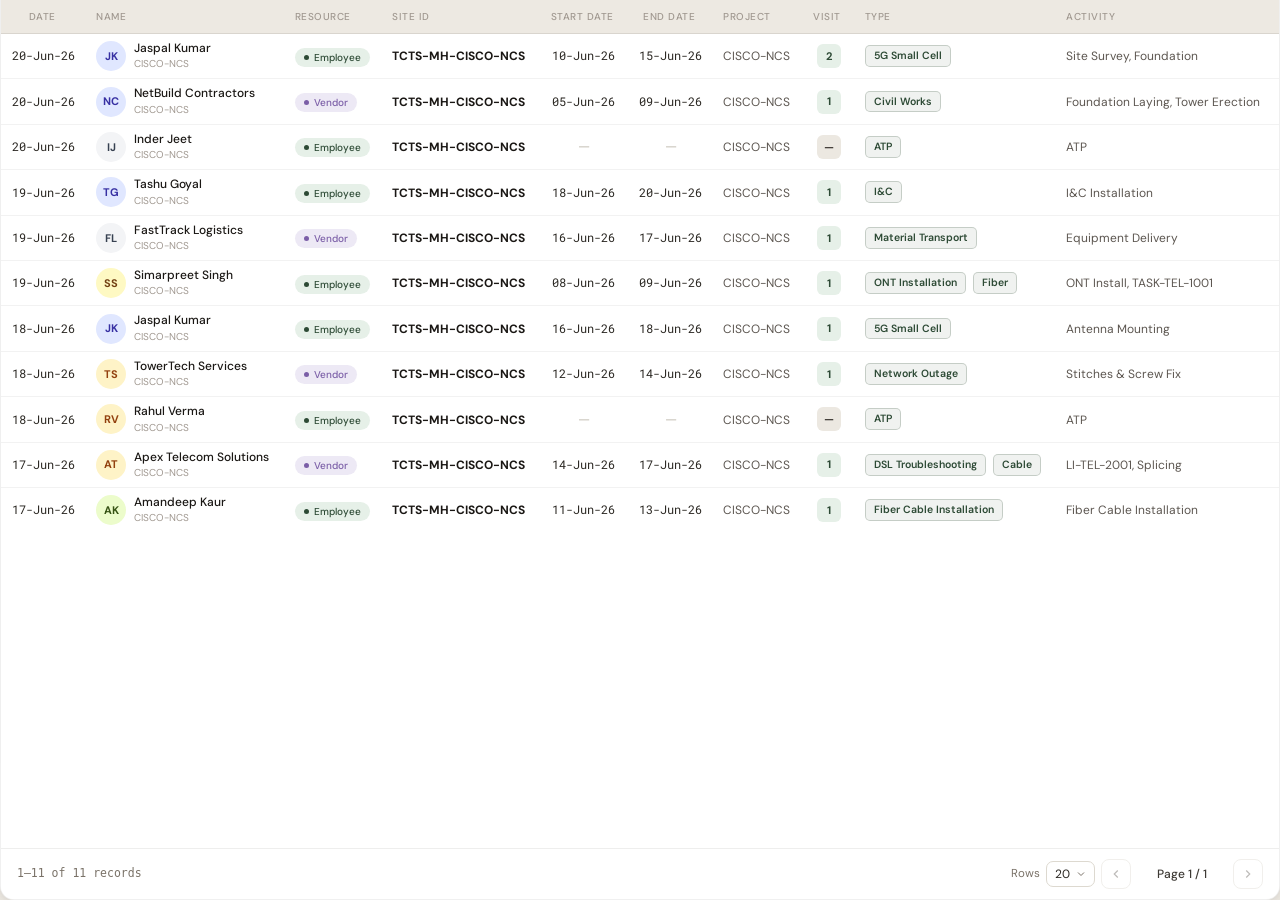
<file: dpr-standalone.html>
<!DOCTYPE html>
<html lang="en">
<head>
<meta charset="UTF-8">
<meta name="viewport" content="width=device-width, initial-scale=1.0">
<title>DPR — Daily Progress Report | ONAQT</title>
<link rel="preconnect" href="https://fonts.googleapis.com">
<link rel="preconnect" href="https://fonts.gstatic.com" crossorigin>
<link rel="stylesheet" href="theme-tokens.css">
<link href="https://fonts.googleapis.com/css2?family=DM+Sans:ital,opsz,wght@0,9..40,300;0,9..40,400;0,9..40,500;0,9..40,600;0,9..40,700;1,9..40,400&family=Roboto+Mono:wght@300;400;500&family=Fraunces:ital,opsz,wght@0,9..144,300;0,9..144,600;0,9..144,700;1,9..144,400&display=swap" rel="stylesheet">
<style>
* { margin:0; padding:0; box-sizing:border-box; font-family:'DM Sans',-apple-system,BlinkMacSystemFont,sans-serif; font-size:13px; }
h1,h2,h3 { font-family:'Fraunces',serif; }
/* Light + dark token values now come from theme-tokens.css. */
body { background:var(--bg); color:var(--gray-900); font-size:13px; line-height:1.5; -webkit-font-smoothing:antialiased; min-height:100vh; }
.page-wrapper { display:flex; flex-direction:column; height:100vh; overflow:hidden; padding:16px; gap:0; box-sizing:border-box; }

/* PAGE HEADER */
.page-header { display:flex; align-items:center; justify-content:space-between; padding:0 0 14px 0; flex-shrink:0; }
.page-header-left { display:flex; flex-direction:column; gap:2px; }
.breadcrumb { display:flex; align-items:center; gap:6px; font-size:12px; color:var(--gray-500); }
.breadcrumb-sep { color:var(--gray-300); }
.breadcrumb-current { color:var(--gray-700); font-weight:600; }
.page-title { font-family:'Fraunces',serif; font-size:24px; font-weight:600; letter-spacing:-0.3px; color:var(--gray-900); line-height:1.1; }

/* STATS BANNER */
.stats-banner { display:flex; align-items:stretch; background:linear-gradient(120deg,var(--primary) 0%,color-mix(in srgb,var(--primary) 60%,var(--cta)) 60%,var(--cta) 100%); border-radius:14px; box-shadow:0 4px 20px rgba(0,0,0,0.14),0 1px 4px rgba(0,0,0,0.06); overflow:hidden; margin-bottom:14px; position:relative; flex-shrink:0; }
.stats-banner::before { content:''; position:absolute; inset:0; background:linear-gradient(180deg,rgba(255,255,255,0.10) 0%,transparent 100%); pointer-events:none; }
.stats-banner-item { flex:1; display:flex; align-items:center; gap:10px; padding:12px 18px; position:relative; transition:var(--transition); }
.stats-banner-item:not(:last-child)::after { content:''; position:absolute; right:0; top:15%; bottom:15%; width:1px; background:rgba(255,255,255,0.2); }
.stats-banner-item:hover { background:rgba(255,255,255,0.1); }
.stats-banner-icon { width:34px; height:34px; border-radius:9px; display:flex; align-items:center; justify-content:center; flex-shrink:0; background:rgba(255,255,255,0.18); color:#fff; }
.stats-banner-icon svg { width:17px; height:17px; }
.stats-banner-content { display:flex; flex-direction:column; gap:1px; }
.stats-banner-label { font-size:10px; font-weight:700; text-transform:uppercase; letter-spacing:0.7px; color:rgba(255,255,255,0.72); }
.stats-banner-value { font-size:20px; font-weight:700; font-family:'Fraunces',serif; color:#fff; line-height:1; }
.stats-banner-sub { font-size:9px; color:rgba(255,255,255,0.5); line-height:1.4; }

/* TAB BAR */
.tab-bar { display:flex; align-items:center; justify-content:space-between; padding:0 16px 0 20px; background:var(--white); border-radius:14px 14px 0 0; border:1px solid var(--gray-100); border-bottom:none; flex-shrink:0; gap:8px; }
.tab-list { display:flex; align-items:center; gap:0; flex-shrink:0; }
.tab-item { position:relative; padding:12px 16px; font-size:13px; font-weight:500; color:var(--gray-500); cursor:pointer; transition:var(--transition); white-space:nowrap; display:flex; align-items:center; gap:6px; }
.tab-item:hover { color:var(--gray-800); }
.tab-item.active { color:var(--primary); font-weight:600; }
.tab-item.active::after { content:''; position:absolute; bottom:0; left:12px; right:12px; height:2.5px; background:var(--primary); border-radius:2px 2px 0 0; }
.tab-badge { display:inline-flex; align-items:center; justify-content:center; min-width:18px; height:18px; padding:0 5px; background:var(--gray-100); color:var(--gray-600); border-radius:9px; font-size:11px; font-weight:600; }
.tab-item.active .tab-badge { background:var(--primary-light); color:var(--primary); }
.tab-actions { display:flex; align-items:center; gap:8px; flex-shrink:0; }

/* SEARCH */
.wd-search-wrap { position:relative; }
.wd-search-input { width:200px; padding:6px 10px 6px 30px; background:var(--gray-50); border:1px solid var(--gray-200); border-radius:8px; color:var(--gray-800); outline:none; transition:var(--transition); }
.wd-search-input:focus { border-color:var(--primary); background:var(--white); box-shadow:0 0 0 3px var(--primary-light); }
.wd-search-icon { position:absolute; left:9px; top:50%; transform:translateY(-50%); color:var(--gray-400); pointer-events:none; }
.wd-search-icon svg { width:13px; height:13px; }

/* ICON BTNS */
.cb-icon-btn { width:34px; height:34px; padding:0; display:inline-flex; align-items:center; justify-content:center; background:var(--white); border:1.5px solid var(--gray-200); border-radius:8px; color:var(--gray-600); cursor:pointer; transition:var(--transition); flex-shrink:0; box-shadow:var(--shadow-sm); }
.cb-icon-btn svg { width:15px; height:15px; stroke-width:1.8; stroke:currentColor; fill:none; }
.cb-icon-btn:hover { border-color:var(--primary); color:var(--primary); background:var(--primary-light); }

/* TABLE CARD */
.table-card { background:var(--white); border-radius:0 0 14px 14px; box-shadow:0 4px 20px rgba(0,0,0,0.08),0 1px 4px rgba(0,0,0,0.04); border:1px solid rgba(0,0,0,0.06); border-top:none; flex:1; display:flex; flex-direction:column; min-height:0; overflow:hidden; }

/* NATIVE TABLE */
.tbl-scroll { flex:1; min-height:0; overflow:auto; }
.tbl-scroll::-webkit-scrollbar { width:9px; height:9px; }
.tbl-scroll::-webkit-scrollbar-thumb { background:var(--gray-300); border-radius:5px; }
.tbl-scroll::-webkit-scrollbar-track { background:transparent; }
table.wcc-table { width:100%; border-collapse:separate; border-spacing:0; min-width:2200px; }
table.wcc-table thead th { position:sticky; top:0; z-index:5; background:var(--bg); padding:9px 10px; text-align:left; font-size:10px; font-weight:500; color:var(--gray-400); text-transform:uppercase; letter-spacing:0.05em; white-space:nowrap; cursor:pointer; user-select:none; border-bottom:1px solid rgba(45,40,32,.10); transition:color .12s; }
table.wcc-table thead th:hover { color:var(--gray-700); }
table.wcc-table thead th.sorted { color:var(--primary); }
table.wcc-table thead th.th-right { text-align:right; }
table.wcc-table thead th.th-center { text-align:center; }
.th-arrow { display:inline-block; width:0; opacity:0; margin-left:3px; font-size:9px; transition:opacity .12s; }
table.wcc-table thead th.sorted .th-arrow { width:auto; opacity:1; }
table.wcc-table tbody td { padding:7px 10px; vertical-align:middle; white-space:nowrap; border-bottom:1px solid rgba(45,40,32,.06); }
table.wcc-table tbody td.td-right { text-align:right; }
table.wcc-table tbody td.td-center { text-align:center; }
table.wcc-table tbody tr { transition:background .1s; cursor:default; }
table.wcc-table tbody tr:hover td { background:var(--gray-50); }
table.wcc-table tbody tr:last-child td { border-bottom:none; }
.tbl-empty { padding:48px; text-align:center; color:var(--gray-400); font-size:13px; }

/* TABLE FOOTER */
.tbl-footer { display:flex; align-items:center; justify-content:space-between; padding:10px 16px; border-top:1px solid rgba(45,40,32,.08); background:var(--white); flex-shrink:0; gap:12px; }
.tbl-count { font-size:11.5px; color:var(--gray-500); font-family:'DM Mono',monospace; }
.tbl-pager { display:flex; align-items:center; gap:6px; }
.tbl-pg-btn { width:30px; height:30px; display:inline-flex; align-items:center; justify-content:center; border:1.5px solid var(--gray-200); background:var(--white); border-radius:8px; color:var(--gray-600); cursor:pointer; transition:var(--transition); }
.tbl-pg-btn svg { width:14px; height:14px; stroke:currentColor; fill:none; stroke-width:2; }
.tbl-pg-btn:hover:not(:disabled) { border-color:var(--primary); color:var(--primary); background:var(--primary-light); }
.tbl-pg-btn:disabled { opacity:.4; cursor:not-allowed; }
.tbl-pg-info { font-size:12px; color:var(--gray-700); font-weight:500; min-width:90px; text-align:center; }
.tbl-pg-size { display:flex; align-items:center; gap:6px; font-size:11.5px; color:var(--gray-500); }
.tbl-pg-size select { padding:4px 24px 4px 8px; border:1.5px solid var(--gray-200); border-radius:7px; background:var(--white); color:var(--gray-800); font-size:12px; cursor:pointer; outline:none; appearance:none; -webkit-appearance:none; background-image:url("data:image/svg+xml,%3Csvg xmlns='http://www.w3.org/2000/svg' width='12' height='12' viewBox='0 0 24 24' fill='none' stroke='%237A7268' stroke-width='2'%3E%3Cpolyline points='6 9 12 15 18 9'/%3E%3C/svg%3E"); background-repeat:no-repeat; background-position:right 7px center; }

/* CELL STYLES */
.rp-num { font-family:'Roboto Mono','Courier New',monospace; font-size:12px; font-weight:400; color:var(--gray-800); }
.rp-num .rs { font-family:'DM Sans',sans-serif; font-size:13px; font-weight:400; }
.rp-num.muted { color:var(--gray-400); }
.rp-num.green { color:var(--success); font-weight:600; }
.rp-num.total { color:var(--primary); font-weight:700; }
.null-dash { color:var(--gray-300); font-size:14px; }

/* Name cell — PvA style */
.rp-emp-cell { display:flex; align-items:center; gap:8px; overflow:hidden; min-width:0; }
.rp-avatar { width:30px; height:30px; border-radius:50%; display:inline-flex; align-items:center; justify-content:center; font-size:11px; font-weight:700; flex-shrink:0; color:#fff; }
.rp-emp-info { min-width:0; display:flex; flex-direction:column; }
.rp-emp-name { font-weight:500; font-size:12px; color:var(--gray-900); white-space:nowrap; overflow:hidden; text-overflow:ellipsis; line-height:1.2; }
.rp-emp-role { font-size:10px; color:var(--gray-400); margin-top:1px; white-space:nowrap; overflow:hidden; text-overflow:ellipsis; }

/* Resource pill */
.res-pill { display:inline-flex; align-items:center; gap:5px; padding:2px 9px; border-radius:99px; font-size:10px; font-weight:500; white-space:nowrap; }
.res-pill::before { content:''; width:5px; height:5px; border-radius:50%; flex-shrink:0; }
.res-emp { background:var(--primary-light); color:var(--primary); }
.res-emp::before { background:var(--primary); }
.res-vnd { background:#ede9f5; color:#7B5EA7; }
.res-vnd::before { background:#7B5EA7; }

/* Site ID */
.rp-site-bold { font-weight:700; font-size:12px; color:var(--gray-900); white-space:nowrap; }

/* Mono PO tag */
.rp-mono-tag { display:inline-block; font-size:10px; padding:2px 7px; border-radius:4px; background:var(--primary-light); color:var(--primary); font-family:'DM Mono',monospace; font-weight:500; white-space:nowrap; }

/* Type chip */
.dpr-chip { display:inline-flex; align-items:center; padding:2px 8px; background:color-mix(in srgb,var(--primary) 7%,transparent); color:var(--primary); border:1px solid color-mix(in srgb,var(--primary) 22%,transparent); border-radius:5px; font-size:10.5px; font-weight:600; white-space:nowrap; }
.dpr-chip + .dpr-chip { margin-left:4px; }
.dpr-activity-text { font-size:12px; color:var(--gray-600); }

/* Status badge */
.rp-badge { display:inline-flex; align-items:center; gap:4px; padding:3px 9px; border-radius:99px; font-size:10px; font-weight:500; white-space:nowrap; }
.rp-badge::before { content:''; width:5px; height:5px; border-radius:50%; }
.s-OPEN { background:var(--warning-light); color:var(--warning); } .s-OPEN::before { background:var(--warning); }
.s-WIP { background:var(--info-light); color:var(--info); } .s-WIP::before { background:var(--info); }
.s-COMPLETED { background:var(--success-light); color:var(--success); } .s-COMPLETED::before { background:var(--success); }

/* Visit badge */
.visit-badge { display:inline-flex; width:24px; height:24px; align-items:center; justify-content:center; border-radius:6px; background:var(--gray-100); color:var(--gray-700); font-size:11px; font-weight:700; }
.visit-badge.has { background:var(--primary-light); color:var(--primary); }

/* ── EMBEDDED MODE (inside DPR & Work Done tab): show only the table ── */
.page-header, .stats-banner, .tab-bar { display:none !important; }
.page-wrapper { padding:0 !important; }

/* ══════════════════════════════════════════════
   DARK MODE (synced from parent shell via data-dark attribute)
   Token remap now comes from theme-tokens.css; component overrides below.
══════════════════════════════════════════════ */
[data-dark="true"] body { background:var(--bg) !important; color:var(--gray-900) !important; }

/* Page header / breadcrumb */
[data-dark="true"] .breadcrumb { color:var(--gray-500) !important; }
[data-dark="true"] .breadcrumb-sep { color:var(--gray-300) !important; }
[data-dark="true"] .breadcrumb-current { color:var(--gray-700) !important; }
[data-dark="true"] .page-title { color:var(--gray-900) !important; }

/* Stats banner already uses a saturated primary/cta gradient — darken it slightly to match index.html's approach */
[data-dark="true"] .stats-banner {
    background:linear-gradient(120deg,color-mix(in srgb,var(--primary) 80%,#000) 0%,color-mix(in srgb,var(--cta) 70%,#000) 100%) !important;
    box-shadow:0 4px 24px rgba(0,0,0,0.35) !important;
}

/* Tab bar */
[data-dark="true"] .tab-bar { background:#1e2130 !important; border-color:#2d3145 !important; }
[data-dark="true"] .tab-item { color:#9ca3af !important; }
[data-dark="true"] .tab-item:hover { color:var(--gray-800) !important; }
[data-dark="true"] .tab-item.active { color:var(--primary) !important; }
[data-dark="true"] .tab-badge { background:#363b52 !important; color:#d1d5db !important; }
[data-dark="true"] .tab-item.active .tab-badge { background:var(--primary-light) !important; color:var(--primary) !important; }

/* Search + icon buttons */
[data-dark="true"] .wd-search-input { background:#252836 !important; border-color:#363b52 !important; color:#d1d5db !important; }
[data-dark="true"] .wd-search-input:focus { background:#1e2130 !important; border-color:var(--primary) !important; }
[data-dark="true"] .wd-search-icon { color:var(--gray-500) !important; }
[data-dark="true"] .cb-icon-btn { background:#252836 !important; border-color:#363b52 !important; color:#d1d5db !important; }
[data-dark="true"] .cb-icon-btn:hover { border-color:var(--primary) !important; color:var(--primary) !important; background:color-mix(in srgb,var(--primary) 15%,#252836) !important; }

/* Table card */
[data-dark="true"] .table-card { background:#1e2130 !important; border-color:rgba(255,255,255,0.07) !important; }
[data-dark="true"] table.wcc-table thead th { background:#252836 !important; color:var(--gray-500) !important; border-bottom-color:#363b52 !important; }
[data-dark="true"] table.wcc-table thead th:hover { color:var(--gray-700) !important; }
[data-dark="true"] table.wcc-table thead th.sorted { color:var(--primary) !important; }
[data-dark="true"] table.wcc-table tbody td { color:var(--gray-700) !important; border-bottom-color:#2d3145 !important; }
[data-dark="true"] table.wcc-table tbody tr:hover td { background:#252836 !important; }
[data-dark="true"] .tbl-scroll::-webkit-scrollbar-thumb { background:#363b52 !important; }
[data-dark="true"] .tbl-empty { color:var(--gray-500) !important; }

/* Table footer / pagination */
[data-dark="true"] .tbl-footer { background:#1e2130 !important; border-top-color:#2d3145 !important; }
[data-dark="true"] .tbl-count { color:var(--gray-500) !important; }
[data-dark="true"] .tbl-pg-btn { background:#252836 !important; border-color:#363b52 !important; color:#d1d5db !important; }
[data-dark="true"] .tbl-pg-btn:hover:not(:disabled) { border-color:var(--primary) !important; color:var(--primary) !important; background:color-mix(in srgb,var(--primary) 15%,#252836) !important; }
[data-dark="true"] .tbl-pg-info { color:var(--gray-700) !important; }
[data-dark="true"] .tbl-pg-size { color:var(--gray-500) !important; }
[data-dark="true"] .tbl-pg-size select {
    background-color:#252836 !important; border-color:#363b52 !important; color:#d1d5db !important;
    background-image:url("data:image/svg+xml,%3Csvg xmlns='http://www.w3.org/2000/svg' width='12' height='12' viewBox='0 0 24 24' fill='none' stroke='%239ca3af' stroke-width='2'%3E%3Cpolyline points='6 9 12 15 18 9'/%3E%3C/svg%3E") !important;
}

/* Cell content */
[data-dark="true"] .rp-num { color:var(--gray-700) !important; }
[data-dark="true"] .rp-num.muted { color:var(--gray-500) !important; }
[data-dark="true"] .null-dash { color:var(--gray-400) !important; }
[data-dark="true"] .rp-emp-name { color:var(--gray-900) !important; }
[data-dark="true"] .rp-emp-role { color:var(--gray-500) !important; }
[data-dark="true"] .rp-site-bold { color:var(--gray-900) !important; }
[data-dark="true"] .dpr-activity-text { color:var(--gray-600) !important; }
[data-dark="true"] .rp-mono-tag { background:color-mix(in srgb,var(--primary) 20%,#252836) !important; color:var(--primary) !important; }
[data-dark="true"] .dpr-chip { background:color-mix(in srgb,var(--primary) 15%,transparent) !important; color:var(--gray-800) !important; border-color:color-mix(in srgb,var(--primary) 35%,transparent) !important; }
[data-dark="true"] .visit-badge { background:#363b52 !important; color:var(--gray-700) !important; }
[data-dark="true"] .visit-badge.has { background:color-mix(in srgb,var(--primary) 20%,#252836) !important; color:var(--primary) !important; }

/* Resource pill (kept on tinted light-alpha backgrounds — legible on dark too, only vendor pill needs a bump) */
[data-dark="true"] .res-vnd { background:color-mix(in srgb, #7B5EA7 25%, #252836) !important; color:#c9b8e8 !important; }

/* Status badge */
[data-dark="true"] .s-OPEN { background:color-mix(in srgb,var(--warning) 20%,#252836) !important; }
[data-dark="true"] .s-WIP { background:color-mix(in srgb,var(--info) 20%,#252836) !important; }
[data-dark="true"] .s-COMPLETED { background:color-mix(in srgb,var(--success) 20%,#252836) !important; }
</style>
</head>
<body>
<script>
    // Sync dark-mode state with the parent app shell (dpr-standalone.html is embedded via <iframe>).
    // Falls back to light mode silently when opened standalone (no parent frame).
    (function () {
        function applyDark(isDark) {
            document.documentElement.setAttribute('data-dark', isDark ? 'true' : 'false');
        }
        try {
            if (window.parent && window.parent !== window && window.parent.document) {
                var parentRoot = window.parent.document.documentElement;
                applyDark(parentRoot.getAttribute('data-dark') === 'true');
                var observer = new MutationObserver(function (mutations) {
                    for (var i = 0; i < mutations.length; i++) {
                        if (mutations[i].attributeName === 'data-dark') {
                            applyDark(parentRoot.getAttribute('data-dark') === 'true');
                            break;
                        }
                    }
                });
                observer.observe(parentRoot, { attributes: true, attributeFilter: ['data-dark'] });
            }
        } catch (e) {
            // Standalone (cross-origin or no parent) — default to light mode.
        }
    })();
</script>
<div class="page-wrapper">

    <!-- PAGE HEADER -->
    <div class="page-header">
        <div class="page-header-left">
            <div class="breadcrumb">
                <span>Execution</span>
                <span class="breadcrumb-sep">›</span>
                <span class="breadcrumb-current">DPR</span>
            </div>
            <div class="page-title">Daily Progress Report</div>
        </div>
    </div>

    <!-- STATS BANNER -->
    <div class="stats-banner">
        <div class="stats-banner-item">
            <div class="stats-banner-icon"><svg fill="none" stroke="currentColor" stroke-width="2" viewBox="0 0 24 24"><polyline points="22 12 18 12 15 21 9 3 6 12 2 12"/></svg></div>
            <div class="stats-banner-content">
                <div class="stats-banner-label">Work Done This Month</div>
                <div class="stats-banner-value">₹18,170,400</div>
                <div class="stats-banner-sub">Submitted: ₹0 · Completed: ₹18,170,400</div>
            </div>
        </div>
        <div class="stats-banner-item">
            <div class="stats-banner-icon"><svg fill="none" stroke="currentColor" stroke-width="2" viewBox="0 0 24 24"><circle cx="12" cy="12" r="10"/><polyline points="12 6 12 12 16 14"/></svg></div>
            <div class="stats-banner-content">
                <div class="stats-banner-label">Work Done Today</div>
                <div class="stats-banner-value">₹3,800</div>
                <div class="stats-banner-sub">Submitted: ₹0 · Completed: ₹3,800</div>
            </div>
        </div>
        <div class="stats-banner-item">
            <div class="stats-banner-icon"><svg fill="none" stroke="currentColor" stroke-width="2" viewBox="0 0 24 24"><path d="M17 21v-2a4 4 0 0 0-4-4H5a4 4 0 0 0-4 4v2"/><circle cx="9" cy="7" r="4"/><path d="M23 21v-2a4 4 0 0 0-3-3.87"/></svg></div>
            <div class="stats-banner-content">
                <div class="stats-banner-label">Active Resources</div>
                <div class="stats-banner-value">22</div>
                <div class="stats-banner-sub">Field employees</div>
            </div>
        </div>
        <div class="stats-banner-item">
            <div class="stats-banner-icon"><svg fill="none" stroke="currentColor" stroke-width="2" viewBox="0 0 24 24"><path d="M3 9l9-7 9 7v11a2 2 0 0 1-2 2H5a2 2 0 0 1-2-2z"/><polyline points="9 22 9 12 15 12 15 22"/></svg></div>
            <div class="stats-banner-content">
                <div class="stats-banner-label">Active Sites Today</div>
                <div class="stats-banner-value">3</div>
                <div class="stats-banner-sub">Operational sites</div>
            </div>
        </div>
        <div class="stats-banner-item">
            <div class="stats-banner-icon"><svg fill="none" stroke="currentColor" stroke-width="2" viewBox="0 0 24 24"><line x1="12" y1="1" x2="12" y2="23"/><path d="M17 5H9.5a3.5 3.5 0 0 0 0 7h5a3.5 3.5 0 0 1 0 7H6"/></svg></div>
            <div class="stats-banner-content">
                <div class="stats-banner-label">Total Cost</div>
                <div class="stats-banner-value">₹1,166,645</div>
                <div class="stats-banner-sub">Submitted: ₹0 · Completed: ₹1,166,645</div>
            </div>
        </div>
    </div>

    <!-- TAB BAR -->
    <div class="tab-bar">
        <div class="tab-list">
            <div class="tab-item active" data-tab="all"        onclick="dprTab('all')">All Sites <span class="tab-badge" id="bdgAll">0</span></div>
            <div class="tab-item"        data-tab="completed"  onclick="dprTab('completed')">Completed <span class="tab-badge" id="bdgComp">0</span></div>
            <div class="tab-item"        data-tab="pending"    onclick="dprTab('pending')">Pending <span class="tab-badge" id="bdgPend">0</span></div>
            <div class="tab-item"        data-tab="submission" onclick="dprTab('submission')">W.D Submission <span class="tab-badge" id="bdgSub">0</span></div>
        </div>
        <div class="tab-actions">
            <div class="wd-search-wrap">
                <span class="wd-search-icon"><svg fill="none" stroke="currentColor" stroke-width="2" viewBox="0 0 24 24"><circle cx="11" cy="11" r="8"/><line x1="21" y1="21" x2="16.65" y2="16.65"/></svg></span>
                <input class="wd-search-input" id="dprSearch" type="text" placeholder="Search site, name, PO…" oninput="dprRender()">
            </div>
            <button class="cb-icon-btn" title="Select Date"><svg viewBox="0 0 24 24"><rect x="3" y="4" width="18" height="18" rx="2"/><line x1="16" y1="2" x2="16" y2="6"/><line x1="8" y1="2" x2="8" y2="6"/><line x1="3" y1="10" x2="21" y2="10"/></svg></button>
            <button class="cb-icon-btn" title="Export" onclick="dprExport()"><svg viewBox="0 0 24 24"><path stroke-linecap="round" stroke-linejoin="round" d="M4 16v1a3 3 0 003 3h10a3 3 0 003-3v-1m-4-4l-4 4m0 0l-4-4m4 4V4"/></svg></button>
        </div>
    </div>

    <!-- TABLE CARD -->
    <div class="table-card">
        <div class="tbl-scroll">
            <table class="wcc-table">
                <thead id="dprHead"></thead>
                <tbody id="dprBody"></tbody>
            </table>
        </div>
        <div class="tbl-footer" id="dprFooter"></div>
    </div>

</div>
<script>
const DPR_DATA = [
  { date:'2026-06-20', name:'Jaspal Kumar', name_type:'employee', site_id:'TCTS-MH-CISCO-NCS', start_date:'2026-06-10', end_date:'2026-06-15', project:'CISCO-NCS', visit_no:2, types:['5G Small Cell'], activities:['Site Survey','Foundation'], po_no:'81033534', status:'COMPLETED', w_d:3800, w_d_submitted:2000, vendor_cost:null, claims:650, salary:3064.06, transport:null, material:null, misc:0, total_cost:3714.06 },
  { date:'2026-06-20', name:'NetBuild Contractors', name_type:'vendor', vendor_type:'service', site_id:'TCTS-MH-CISCO-NCS', start_date:'2026-06-05', end_date:'2026-06-09', project:'CISCO-NCS', visit_no:1, types:['Civil Works'], activities:['Foundation Laying','Tower Erection'], po_no:'81033534', status:'COMPLETED', w_d:4200, w_d_submitted:2200, vendor_cost:42000, claims:null, salary:null, transport:null, material:null, misc:500, total_cost:42500 },
  { date:'2026-06-20', name:'Inder Jeet', name_type:'employee', site_id:'TCTS-MH-CISCO-NCS', start_date:null, end_date:null, project:'CISCO-NCS', visit_no:0, types:['ATP'], activities:['ATP'], po_no:'81033534', status:'OPEN', w_d:0, w_d_submitted:0, vendor_cost:null, claims:0, salary:14200, transport:null, material:null, misc:0, total_cost:14200 },
  { date:'2026-06-19', name:'Tashu Goyal', name_type:'employee', site_id:'TCTS-MH-CISCO-NCS', start_date:'2026-06-18', end_date:'2026-06-20', project:'CISCO-NCS', visit_no:1, types:['I&C'], activities:['I&C Installation'], po_no:'71001602', status:'WIP', w_d:0, w_d_submitted:0, vendor_cost:null, claims:0, salary:1321.5, transport:null, material:null, misc:0, total_cost:1321.5 },
  { date:'2026-06-19', name:'FastTrack Logistics', name_type:'vendor', vendor_type:'transporter', site_id:'TCTS-MH-CISCO-NCS', start_date:'2026-06-16', end_date:'2026-06-17', project:'CISCO-NCS', visit_no:1, types:['Material Transport'], activities:['Equipment Delivery'], po_no:'71001671', status:'COMPLETED', w_d:8500, w_d_submitted:8500, vendor_cost:null, claims:null, salary:null, transport:8500, material:null, misc:0, total_cost:8500 },
  { date:'2026-06-19', name:'Simarpreet Singh', name_type:'employee', site_id:'TCTS-MH-CISCO-NCS', start_date:'2026-06-08', end_date:'2026-06-09', project:'CISCO-NCS', visit_no:1, types:['ONT Installation','Fiber'], activities:['ONT Install','TASK-TEL-1001'], po_no:'81033534', status:'COMPLETED', w_d:2500, w_d_submitted:2500, vendor_cost:null, claims:320, salary:1228.77, transport:null, material:850, misc:150, total_cost:1548.77 },
  { date:'2026-06-18', name:'Jaspal Kumar', name_type:'employee', site_id:'TCTS-MH-CISCO-NCS', start_date:'2026-06-16', end_date:'2026-06-18', project:'CISCO-NCS', visit_no:1, types:['5G Small Cell'], activities:['Antenna Mounting'], po_no:'81033534', status:'WIP', w_d:0, w_d_submitted:0, vendor_cost:null, claims:480, salary:1228.77, transport:null, material:3200, misc:0, total_cost:4908.77 },
  { date:'2026-06-18', name:'TowerTech Services', name_type:'vendor', vendor_type:'service', site_id:'TCTS-MH-CISCO-NCS', start_date:'2026-06-12', end_date:'2026-06-14', project:'CISCO-NCS', visit_no:1, types:['Network Outage'], activities:['Stitches & Screw Fix'], po_no:'81033534', status:'WIP', w_d:0, w_d_submitted:0, vendor_cost:25000, claims:null, salary:null, transport:null, material:null, misc:200, total_cost:25200 },
  { date:'2026-06-18', name:'Rahul Verma', name_type:'employee', site_id:'TCTS-MH-CISCO-NCS', start_date:null, end_date:null, project:'CISCO-NCS', visit_no:0, types:['ATP'], activities:['ATP'], po_no:'81033534', status:'OPEN', w_d:0, w_d_submitted:0, vendor_cost:null, claims:0, salary:13500, transport:null, material:null, misc:0, total_cost:13500 },
  { date:'2026-06-17', name:'Apex Telecom Solutions', name_type:'vendor', vendor_type:'service', site_id:'TCTS-MH-CISCO-NCS', start_date:'2026-06-14', end_date:'2026-06-17', project:'CISCO-NCS', visit_no:1, types:['DSL Troubleshooting','Cable'], activities:['LI-TEL-2001','Splicing'], po_no:'81033534', status:'COMPLETED', w_d:47000, w_d_submitted:47000, vendor_cost:47000, claims:null, salary:null, transport:null, material:2100, misc:300, total_cost:49400 },
  { date:'2026-06-17', name:'Amandeep Kaur', name_type:'employee', site_id:'TCTS-MH-CISCO-NCS', start_date:'2026-06-11', end_date:'2026-06-13', project:'CISCO-NCS', visit_no:1, types:['Fiber Cable Installation'], activities:['Fiber Cable Installation'], po_no:'81033534', status:'COMPLETED', w_d:1800, w_d_submitted:1800, vendor_cost:null, claims:0, salary:1400, transport:null, material:null, misc:0, total_cost:1400 },
];

/* ── HELPERS ── */
const MON_S = ['Jan','Feb','Mar','Apr','May','Jun','Jul','Aug','Sep','Oct','Nov','Dec'];
function fmtDate(s){ if(!s) return null; const p=s.split('-'); return `${p[2]}-${MON_S[parseInt(p[1])-1]}-${p[0].slice(2)}`; }
function fmtAmt(v,cls=''){ const n=Number(v||0); const c=n===0?'rp-num muted':'rp-num'+(cls?' '+cls:''); return `<span class="${c}"><span class="rs">₹</span>${n.toLocaleString('en-IN')}</span>`; }
function nullAmt(v,cls=''){ return v!=null ? fmtAmt(v,cls) : '<span class="null-dash">—</span>'; }
function dv(v){ return (v===null||v===undefined||v==='') ? null : v; }

const AVATAR_COLORS = [
    ['#DBEAFE','#1E40AF'],['#EDE9FE','#5B21B6'],['#D1FAE5','#065F46'],
    ['#FEF3C7','#92400E'],['#FCE7F3','#9D174D'],['#CFFAFE','#155E75'],
    ['#ECFCCB','#365314'],['#E0E7FF','#3730A3'],['#FEE2E2','#991B1B'],
    ['#CCFBF1','#134E4A'],['#F3F4F6','#374151'],['#FEF9C3','#713F12'],
];
function avatarColor(name){ let h=0; for(let i=0;i<(name||'').length;i++) h=(h*31+name.charCodeAt(i))%AVATAR_COLORS.length; return AVATAR_COLORS[h]; }
function initials(name){ return name.split(' ').slice(0,2).map(w=>w[0]).join('').toUpperCase(); }

/* ── COLUMN DEFINITIONS ── */
const COLS = [
    { key:'date',          label:'Date',          align:'center', cell:c_date,     sortV:r=>r.date||'' },
    { key:'name',          label:'Name',          align:'left',   cell:c_name },
    { key:'resource',      label:'Resource',      align:'left',   cell:c_resource },
    { key:'site_id',       label:'Site ID',       align:'left',   cell:c_site },
    { key:'start_date',    label:'Start Date',    align:'center', cell:c_sdate,    sortV:r=>r.start_date||'' },
    { key:'end_date',      label:'End Date',      align:'center', cell:c_edate,    sortV:r=>r.end_date||'' },
    { key:'project',       label:'Project',       align:'left',   cell:c_project },
    { key:'visit_no',      label:'Visit',         align:'center', cell:c_visit,    sortV:r=>r.visit_no },
    { key:'types',         label:'Type',          align:'left',   cell:c_types },
    { key:'activities',    label:'Activity',      align:'left',   cell:c_activity },
    { key:'po_no',         label:'PO No.',        align:'left',   cell:c_po },
    { key:'status',        label:'Status',        align:'left',   cell:c_status },
    { key:'w_d',           label:'W.D',           align:'right',  cell:r=>fmtAmt(r.w_d), sortV:r=>r.w_d||0 },
    { key:'w_d_submitted', label:'W.D Submitted', align:'right',  cell:r=>fmtAmt(r.w_d_submitted,'green'), sortV:r=>r.w_d_submitted||0 },
    { key:'vendor_cost',   label:'Vendor Cost',   align:'right',  cell:r=>nullAmt(r.vendor_cost), sortV:r=>r.vendor_cost??-1 },
    { key:'claims',        label:'Claims',        align:'right',  cell:r=>nullAmt(r.claims), sortV:r=>r.claims??-1 },
    { key:'salary',        label:'Salary',        align:'right',  cell:r=>nullAmt(r.salary), sortV:r=>r.salary??-1 },
    { key:'transport',     label:'Transport',     align:'right',  cell:r=>nullAmt(r.transport), sortV:r=>r.transport??-1 },
    { key:'material',      label:'Material',      align:'right',  cell:r=>nullAmt(r.material), sortV:r=>r.material??-1 },
    { key:'misc',          label:'Misc',          align:'right',  cell:r=>fmtAmt(r.misc), sortV:r=>r.misc||0 },
    { key:'total_cost',    label:'Total Cost',    align:'right',  cell:r=>fmtAmt(r.total_cost,'total'), sortV:r=>r.total_cost||0 },
];

/* ── CELL BUILDERS ── */
function c_date(r){ const v=fmtDate(r.date); return v?`<span class="rp-num">${v}</span>`:'<span class="null-dash">—</span>'; }
function c_sdate(r){ const v=fmtDate(r.start_date); return v?`<span class="rp-num">${v}</span>`:'<span class="null-dash">—</span>'; }
function c_edate(r){ const v=fmtDate(r.end_date); return v?`<span class="rp-num">${v}</span>`:'<span class="null-dash">—</span>'; }
function c_name(r){
    const col=avatarColor(r.name); const ini=initials(r.name);
    return `<div class="rp-emp-cell"><div class="rp-avatar" style="background:${col[0]};color:${col[1]};">${ini}</div><div class="rp-emp-info"><span class="rp-emp-name">${r.name}</span><span class="rp-emp-role">${r.project||''}</span></div></div>`;
}
function c_resource(r){ return r.name_type==='employee' ? '<span class="res-pill res-emp">Employee</span>' : '<span class="res-pill res-vnd">Vendor</span>'; }
function c_site(r){ return `<span class="rp-site-bold">${r.site_id||'—'}</span>`; }
function c_project(r){ return dv(r.project)?`<span style="font-size:12px;color:var(--gray-600);">${r.project}</span>`:'<span class="null-dash">—</span>'; }
function c_visit(r){ return r.visit_no>0?`<span class="visit-badge has">${r.visit_no}</span>`:'<span class="visit-badge">—</span>'; }
function c_types(r){ const a=r.types||[]; return a.length?a.map(t=>`<span class="dpr-chip">${t}</span>`).join(' '):'<span class="null-dash">—</span>'; }
function c_activity(r){ const a=r.activities||[]; return a.length?`<span class="dpr-activity-text">${a.join(', ')}</span>`:'<span class="null-dash">—</span>'; }
function c_po(r){ return dv(r.po_no)?`<span class="rp-mono-tag">${r.po_no}</span>`:'<span class="null-dash">—</span>'; }
function c_status(r){ const v=r.status||'OPEN'; const L={OPEN:'Open',WIP:'WIP',COMPLETED:'Completed'}; return `<span class="rp-badge s-${v}">${L[v]||v}</span>`; }

/* ── STATE ── */
let curTab = 'all';
let sortState = { key:null, dir:1 };
let pageSize = 20;
let pageNum = 1;

/* ── FILTER ── */
function getFiltered(){
    const q = (document.getElementById('dprSearch')?.value||'').toLowerCase();
    return DPR_DATA.filter(r => {
        if (curTab==='completed' && r.status!=='COMPLETED') return false;
        if (curTab==='pending'   && r.status==='COMPLETED') return false;
        if (curTab==='submission' && !(r.w_d_submitted>0)) return false;
        if (q && !`${r.site_id} ${r.name} ${r.project||''} ${r.po_no||''} ${(r.types||[]).join(',')} ${(r.activities||[]).join(',')}`.toLowerCase().includes(q)) return false;
        return true;
    });
}

/* ── SORT ── */
function dprSort(key){
    if(sortState.key===key) sortState.dir*=-1;
    else { sortState.key=key; sortState.dir=1; }
    dprRender();
}
function sortRows(rows){
    if(!sortState.key) return rows;
    const col = COLS.find(c=>c.key===sortState.key);
    const getV = col?.sortV || (r=>r[sortState.key]);
    return [...rows].sort((a,b)=>{
        let va=getV(a), vb=getV(b);
        if(va===null||va===undefined) va=''; if(vb===null||vb===undefined) vb='';
        if(typeof va==='number'&&typeof vb==='number') return (va-vb)*sortState.dir;
        return String(va).localeCompare(String(vb))*sortState.dir;
    });
}

/* ── TAB SWITCH ── */
function dprTab(tab){
    curTab=tab;
    document.querySelectorAll('.tab-item').forEach(el=>el.classList.toggle('active',el.dataset.tab===tab));
    pageNum=1;
    dprRender();
}

/* ── RENDER ── */
function dprRender(){
    const all = DPR_DATA;
    const set = (id,v)=>{ const e=document.getElementById(id); if(e) e.textContent=v; };
    set('bdgAll',  all.length);
    set('bdgComp', all.filter(r=>r.status==='COMPLETED').length);
    set('bdgPend', all.filter(r=>r.status!=='COMPLETED').length);
    set('bdgSub',  all.filter(r=>r.w_d_submitted>0).length);

    let rows = getFiltered();
    rows = sortRows(rows);

    // header
    const head = document.getElementById('dprHead');
    if(head){
        head.innerHTML = '<tr>'+COLS.map(c=>{
            const cls=(c.align==='right'?'th-right':c.align==='center'?'th-center':'')+(sortState.key===c.key?' sorted':'');
            const arrow=sortState.key===c.key?(sortState.dir===1?'▲':'▼'):'';
            return `<th class="${cls}" onclick="dprSort('${c.key}')">${c.label}<span class="th-arrow">${arrow}</span></th>`;
        }).join('')+'</tr>';
    }

    // pagination
    const total = rows.length;
    const pages = Math.max(1, Math.ceil(total/pageSize));
    if(pageNum>pages) pageNum=pages;
    const start = (pageNum-1)*pageSize;
    const pageRows = rows.slice(start, start+pageSize);

    // body
    const body = document.getElementById('dprBody');
    if(body){
        if(!pageRows.length){
            body.innerHTML=`<tr><td colspan="${COLS.length}"><div class="tbl-empty">No DPR records found. Adjust the search or tab filter.</div></td></tr>`;
        } else {
            body.innerHTML = pageRows.map(r=>{
                const tds = COLS.map(c=>{
                    const tdCls = c.align==='right'?'td-right':c.align==='center'?'td-center':'';
                    return `<td class="${tdCls}">${c.cell(r)}</td>`;
                }).join('');
                return `<tr>${tds}</tr>`;
            }).join('');
        }
    }
    window.__dprRows = rows;

    // footer
    const footer = document.getElementById('dprFooter');
    if(footer){
        const from=total?start+1:0, to=Math.min(start+pageSize,total);
        footer.innerHTML=`
            <div class="tbl-count">${from}–${to} of ${total} records</div>
            <div class="tbl-pager">
                <div class="tbl-pg-size">Rows
                    <select onchange="dprSetPageSize(this.value)">
                        ${[10,20,50].map(n=>`<option value="${n}"${n===pageSize?' selected':''}>${n}</option>`).join('')}
                    </select>
                </div>
                <button class="tbl-pg-btn" onclick="dprPage(-1)" ${pageNum<=1?'disabled':''}>
                    <svg viewBox="0 0 24 24"><polyline points="15 18 9 12 15 6"/></svg>
                </button>
                <span class="tbl-pg-info">Page ${pageNum} / ${pages}</span>
                <button class="tbl-pg-btn" onclick="dprPage(1)" ${pageNum>=pages?'disabled':''}>
                    <svg viewBox="0 0 24 24"><polyline points="9 18 15 12 9 6"/></svg>
                </button>
            </div>`;
    }
}
function dprPage(dir){ pageNum+=dir; dprRender(); }
function dprSetPageSize(n){ pageSize=parseInt(n); pageNum=1; dprRender(); }

/* ── EXPORT ── */
function dprExport(){
    const rows = sortRows(getFiltered());
    const headers = COLS.map(c=>c.label);
    const lines = [headers.join(',')];
    rows.forEach(r=>{
        const cells = COLS.map(c=>{
            let v;
            if(c.key==='resource') v=r.name_type==='employee'?'Employee':'Vendor';
            else if(c.key==='types') v=(r.types||[]).join('; ');
            else if(c.key==='activities') v=(r.activities||[]).join('; ');
            else v=r[c.key];
            if(v===null||v===undefined) v='';
            v=String(v).replace(/"/g,'""');
            return /[",\n]/.test(v)?`"${v}"`:v;
        });
        lines.push(cells.join(','));
    });
    const blob=new Blob([lines.join('\n')],{type:'text/csv;charset=utf-8;'});
    const url=URL.createObjectURL(blob);
    const a=document.createElement('a');
    a.href=url; a.download='dpr.csv';
    document.body.appendChild(a); a.click(); document.body.removeChild(a);
    URL.revokeObjectURL(url);
}

/* ── BOOT ── */
if(document.readyState==='loading'){
    document.addEventListener('DOMContentLoaded', dprRender);
} else {
    dprRender();
}
</script>
</body>
</html>
</file>
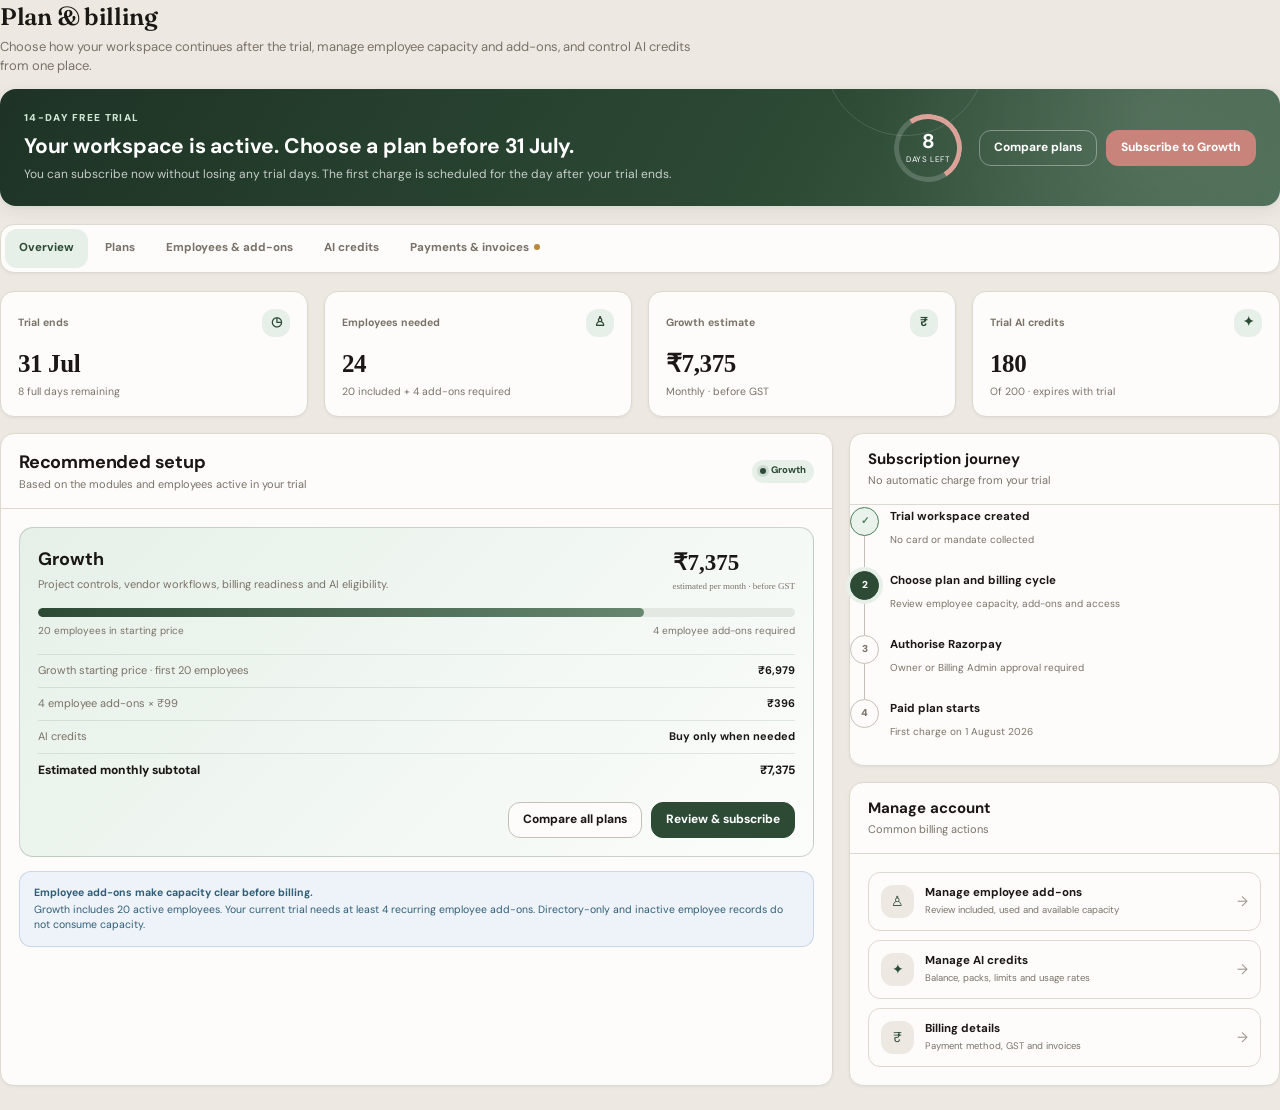
<file: plan-billing.html>
<!DOCTYPE html>
<html lang="en"><head><meta charset="UTF-8"><meta name="viewport" content="width=device-width, initial-scale=1.0">
<title>Onaqt · Plan &amp; Billing</title>
<link rel="stylesheet" href="theme-tokens.css">
<link href="https://fonts.googleapis.com/css2?family=DM+Sans:opsz,wght@9..40,400;9..40,500;9..40,600;9..40,700&family=Fraunces:opsz,wght@9..144,500;9..144,600&display=swap" rel="stylesheet">
<style>
/* Light + dark token values now come from theme-tokens.css (shared with
   index.html and every satellite page). Only page-specific CSS below. */
    :root {
      /* --primary, --primary-dark, --primary-light, --cta, --success,
         --success-light, --warning, --warning-light, --danger, --danger-light,
         --info, --info-light, --surface are NOT redefined here — they now come
         straight from theme-tokens.css (same exact names), which also supplies
         their [data-dark="true"] remaps. Do not hand-copy those values here. */

      /* Prototype-specific names with no equivalent in theme-tokens.css —
         aliased to the canonical shared tokens so the hundreds of existing
         CSS rules below that reference var(--ink), var(--muted), etc. don't
         need to be individually rewritten. */
      --ink: var(--gray-900);
      --muted: var(--gray-500);
      --muted-2: var(--gray-400);
      --line: var(--gray-200);
      --line-strong: var(--gray-300);
      --canvas: var(--bg);
      --warm: #faf7f2;              /* page-specific accent tint, no shared equivalent, keep as-is */
      --primary-soft: #f2f6f2;      /* page-specific accent tint, no shared equivalent, keep as-is */
      --cta-dark: color-mix(in srgb, var(--cta) 80%, black);
      --radius-sm: var(--border-radius-sm);
      --radius-md: 14px;            /* between the shared sm/lg scale, keep as page-local */
      --radius-lg: var(--border-radius);
      /* --shadow-sm / --shadow-md: the prototype's own :root also declared these
         with different rgba values than theme-tokens.css. Simply NOT redeclaring
         them here (unlike the other aliases above) lets the shared file's values
         cascade straight through under the same name — aliasing --shadow-sm to
         var(--shadow-sm) inside this same :root block would be a circular
         self-reference and resolve to nothing, silently dropping every shadow
         on the page, so that line is intentionally omitted. */
      /* --sidebar: removed — no sidebar markup remains in this file. */
    }
    * { box-sizing: border-box; }

    html { scroll-behavior: smooth; }

    body {
      margin: 0;
      color: var(--ink);
      background: var(--canvas);
      font-family: 'DM Sans', -apple-system, BlinkMacSystemFont, "Segoe UI", sans-serif;
      font-size: 14px;
      line-height: 1.45;
    }

    button, input, select { font: inherit; }
    button { color: inherit; }


    /* ============ CHROME (page-header, cards, tabs, modals) ============
       No max-width/centering or extra padding here — this page renders inside
       an iframe on index.html's #page-plan-billing, and that iframe's box is
       already positioned flush with every sibling page-section by the shell's
       .content-area gutter. Adding padding in here would double that gutter,
       so content starts at (0,0) — mirrors the identical fix applied to
       revenue-heads.html's .app rule.                                       */
    .content {
      padding: 0 0 24px;
    }

    /* ============ PAGE HEADER (app-canonical pattern, replaces the
       prototype's own .page-head/h1/.eyebrow treatment) ============ */
    .page-header { margin-bottom: 14px; }
    .page-title-section { display: flex; align-items: center; justify-content: space-between; margin-bottom: 10px; gap: 20px; }
    .page-title { font-family: 'Fraunces', serif; font-size: 24px; font-weight: 600; letter-spacing: -0.3px; color: var(--gray-900); }
    .page-subtitle { font-size: 13px; color: var(--gray-500); margin-top: 3px; max-width: 700px; }
    .page-actions { display: flex; gap: 8px; align-items: center; }

    .eyebrow {
      color: var(--primary);
      font-size: 10px;
      font-weight: 850;
      letter-spacing: .13em;
      text-transform: uppercase;
    }

    h2, h3, h4, p { margin-top: 0; }

    h2 {
      margin-bottom: 6px;
      font-size: 18px;
      letter-spacing: -.2px;
    }

    h3 { margin-bottom: 5px; font-size: 15px; }
    h4 { margin-bottom: 4px; font-size: 13px; }
    p { color: var(--muted); }

    .trial-banner {
      position: relative;
      overflow: hidden;
      padding: 22px 24px;
      margin-bottom: 18px;
      border-radius: var(--radius-lg);
      color: white;
      background:
        radial-gradient(circle at 90% 20%, rgba(255, 255, 255, .11), transparent 24%),
        linear-gradient(120deg, var(--primary-dark), var(--primary) 62%, #496a52);
      box-shadow: var(--shadow-md);
      display: grid;
      grid-template-columns: 1fr auto;
      gap: 24px;
      align-items: center;
    }

    .trial-banner::after {
      content: "";
      position: absolute;
      width: 160px;
      height: 160px;
      right: 23%;
      top: -115px;
      border: 1px solid rgba(255, 255, 255, .13);
      border-radius: 50%;
    }

    .trial-banner .eyebrow { color: #cfe5d4; }
    .trial-banner h2 { margin: 5px 0 5px; font-size: 21px; }
    .trial-banner p { margin: 0; color: rgba(255, 255, 255, .74); font-size: 12px; }

    .trial-count {
      display: flex;
      align-items: center;
      gap: 17px;
    }

    .day-ring {
      width: 68px;
      height: 68px;
      border: 5px solid rgba(255, 255, 255, .18);
      border-top-color: #dca299;
      border-right-color: #dca299;
      border-radius: 50%;
      display: grid;
      place-items: center;
      text-align: center;
      transform: rotate(12deg);
    }

    .day-ring span { transform: rotate(-12deg); }
    .day-ring b { display: block; font-size: 20px; line-height: 1; }
    .day-ring small { display: block; margin-top: 3px; font-size: 8px; letter-spacing: .08em; text-transform: uppercase; }

    .btn {
      min-height: 36px;
      padding: 8px 14px;
      border: 1px solid var(--line-strong);
      border-radius: var(--radius-sm);
      background: var(--surface);
      color: var(--ink);
      font-size: 12px;
      font-weight: 750;
      cursor: pointer;
      transition: transform .16s ease, box-shadow .16s ease, background .16s ease;
    }

    .btn:hover { transform: translateY(-1px); box-shadow: var(--shadow-sm); }
    .btn:focus-visible, .tab:focus-visible, input:focus-visible, select:focus-visible {
      outline: 3px solid color-mix(in srgb, var(--primary) 22%, transparent);
      outline-offset: 2px;
    }

    .btn-primary {
      border-color: var(--primary);
      background: var(--primary);
      color: white;
    }

    .btn-cta {
      border-color: var(--cta);
      background: var(--cta);
      color: white;
    }

    .btn-ghost { background: transparent; }
    .btn-sm { min-height: 30px; padding: 6px 10px; font-size: 11px; }
    .btn-block { width: 100%; }
    .btn[disabled] { cursor: not-allowed; opacity: .45; transform: none; box-shadow: none; }

    .trial-actions {
      display: flex;
      align-items: center;
      gap: 9px;
    }

    .trial-actions .btn-ghost {
      border-color: rgba(255, 255, 255, .35);
      color: white;
    }

    .tabs {
      margin-bottom: 18px;
      padding: 4px;
      border: 1px solid var(--line);
      border-radius: var(--radius-md);
      background: var(--surface);
      box-shadow: var(--shadow-sm);
      display: flex;
      gap: 3px;
      overflow-x: auto;
    }

    .tab {
      position: relative;
      min-height: 39px;
      padding: 9px 14px;
      border: 0;
      border-radius: var(--radius-sm);
      background: transparent;
      color: var(--muted);
      font-size: 11.5px;
      font-weight: 750;
      white-space: nowrap;
      cursor: pointer;
    }

    .tab.active { background: var(--primary-light); color: var(--primary); }

    .tab-dot {
      display: inline-block;
      width: 6px;
      height: 6px;
      margin-left: 5px;
      border-radius: 50%;
      background: var(--warning);
      vertical-align: 1px;
    }

    .screen { display: none; }
    .screen.active { display: block; animation: rise .25s ease both; }
    @keyframes rise { from { opacity: 0; transform: translateY(4px); } }

    .grid { display: grid; gap: 16px; }
    .grid-4 { grid-template-columns: repeat(4, minmax(0, 1fr)); }
    .grid-3 { grid-template-columns: repeat(3, minmax(0, 1fr)); }
    .grid-2 { grid-template-columns: repeat(2, minmax(0, 1fr)); }
    .grid-main { grid-template-columns: minmax(0, 1.45fr) minmax(320px, .75fr); }

    .card {
      border: 1px solid var(--line);
      border-radius: var(--radius-md);
      background: var(--surface);
      box-shadow: var(--shadow-sm);
    }

    .card-head {
      min-height: 59px;
      padding: 15px 18px;
      border-bottom: 1px solid var(--line);
      display: flex;
      align-items: center;
      justify-content: space-between;
      gap: 14px;
    }

    .card-head h2, .card-head h3 { margin: 0; }
    .card-head p { margin: 2px 0 0; font-size: 11px; }
    .card-body { padding: 18px; }

    .stat {
      min-height: 118px;
      padding: 17px;
      border: 1px solid var(--line);
      border-radius: var(--radius-md);
      background: var(--surface);
      box-shadow: var(--shadow-sm);
    }

    .stat-label {
      display: flex;
      align-items: center;
      justify-content: space-between;
      gap: 10px;
      color: var(--muted);
      font-size: 10.5px;
      font-weight: 700;
    }

    .stat-icon {
      width: 28px;
      height: 28px;
      border-radius: var(--radius-sm);
      background: var(--primary-light);
      color: var(--primary);
      display: grid;
      place-items: center;
      font-size: 13px;
    }

    .stat-value {
      margin-top: 9px;
      font-family: Georgia, "Times New Roman", serif;
      font-size: 25px;
      font-weight: 700;
      letter-spacing: -.4px;
    }

    .stat-meta { margin-top: 2px; color: var(--muted); font-size: 10.5px; }

    .pill {
      display: inline-flex;
      align-items: center;
      gap: 5px;
      min-height: 23px;
      padding: 3px 8px;
      border-radius: 999px;
      font-size: 9.5px;
      font-weight: 800;
      white-space: nowrap;
    }

    .pill.success { color: var(--success); background: var(--success-light); }
    .pill.warning { color: var(--warning); background: var(--warning-light); }
    .pill.info { color: var(--info); background: var(--info-light); }
    .pill.neutral { color: #666d67; background: #eef0ed; }
    .pill.primary { color: var(--primary); background: var(--primary-light); }
    .pill.danger { color: var(--danger); background: var(--danger-light); }

    .pulse {
      width: 6px;
      height: 6px;
      border-radius: 50%;
      background: currentColor;
      box-shadow: 0 0 0 3px color-mix(in srgb, currentColor 13%, transparent);
    }

    .plan-summary {
      padding: 18px;
      border: 1px solid color-mix(in srgb, var(--primary) 22%, transparent);
      border-radius: var(--radius-md);
      background: linear-gradient(135deg, var(--primary-light), #fbfdfb);
    }

    .plan-summary-top {
      display: flex;
      align-items: flex-start;
      justify-content: space-between;
      gap: 16px;
      margin-bottom: 15px;
    }

    .plan-summary h3 { font-size: 18px; }
    .plan-summary p { margin: 0; font-size: 11px; }

    .money {
      font-family: Georgia, "Times New Roman", serif;
      font-size: 23px;
      font-weight: 750;
      white-space: nowrap;
    }

    .money small {
      display: block;
      color: var(--muted);
      font-family: inherit;
      font-size: 9px;
      font-weight: 500;
      text-align: right;
    }

    .meter {
      height: 9px;
      overflow: hidden;
      border-radius: 999px;
      background: #e4e8e3;
    }

    .meter > i {
      display: block;
      height: 100%;
      border-radius: inherit;
      background: linear-gradient(90deg, var(--primary), #66866e);
    }

    .meter.danger > i { background: linear-gradient(90deg, var(--warning), var(--cta)); }

    .meter-labels {
      display: flex;
      justify-content: space-between;
      gap: 10px;
      margin-top: 7px;
      color: var(--muted);
      font-size: 10px;
    }

    .breakdown {
      margin: 15px 0 0;
      padding: 0;
      list-style: none;
    }

    .breakdown li {
      padding: 8px 0;
      border-top: 1px solid color-mix(in srgb, var(--primary) 12%, transparent);
      display: flex;
      justify-content: space-between;
      gap: 15px;
      font-size: 11px;
    }

    .breakdown li span { color: var(--muted); }
    .breakdown li.total { font-size: 12px; font-weight: 800; }
    .breakdown li.total span { color: var(--ink); }

    .steps { padding: 2px 0; }

    .step {
      position: relative;
      min-height: 64px;
      padding: 2px 0 15px 40px;
    }

    .step:not(:last-child)::before {
      content: "";
      position: absolute;
      left: 14px;
      top: 29px;
      width: 1px;
      height: calc(100% - 13px);
      background: var(--line-strong);
    }

    .step-dot {
      position: absolute;
      left: 0;
      top: 0;
      width: 29px;
      height: 29px;
      border: 1px solid var(--line-strong);
      border-radius: 50%;
      background: var(--surface);
      color: var(--muted);
      display: grid;
      place-items: center;
      font-size: 10px;
      font-weight: 850;
    }

    .step.done .step-dot {
      border-color: var(--success);
      background: var(--success-light);
      color: var(--success);
    }

    .step.current .step-dot {
      border-color: var(--primary);
      background: var(--primary);
      color: white;
      box-shadow: 0 0 0 4px var(--primary-light);
    }

    .step b { display: block; margin-bottom: 2px; font-size: 11.5px; }
    .step small { color: var(--muted); font-size: 10px; }

    .action-list { display: grid; gap: 9px; }

    .action {
      width: 100%;
      padding: 12px;
      border: 1px solid var(--line);
      border-radius: var(--radius-sm);
      background: var(--surface);
      display: flex;
      align-items: center;
      gap: 11px;
      text-align: left;
      cursor: pointer;
    }

    .action:hover { border-color: color-mix(in srgb, var(--primary) 35%, var(--line)); background: var(--primary-soft); }

    .action-icon {
      width: 33px;
      height: 33px;
      flex: 0 0 auto;
      border-radius: var(--radius-sm);
      background: var(--canvas);
      color: var(--primary);
      display: grid;
      place-items: center;
    }

    .action b, .action small { display: block; }
    .action b { font-size: 11.5px; }
    .action small { margin-top: 2px; color: var(--muted); font-size: 9.5px; }
    .action-arrow { margin-left: auto; color: var(--muted-2); }

    .section-intro {
      margin-bottom: 16px;
      display: flex;
      align-items: flex-end;
      justify-content: space-between;
      gap: 20px;
    }

    .section-intro p { max-width: 690px; margin: 0; font-size: 12px; }

    .controls {
      display: flex;
      align-items: center;
      gap: 10px;
      flex-wrap: wrap;
    }

    .segmented {
      padding: 3px;
      border: 1px solid var(--line);
      border-radius: var(--radius-sm);
      background: var(--surface);
      display: inline-flex;
    }

    .segmented button {
      min-height: 30px;
      padding: 6px 11px;
      border: 0;
      border-radius: 6px;
      background: transparent;
      color: var(--muted);
      font-size: 10.5px;
      font-weight: 750;
      cursor: pointer;
    }

    .segmented button.active { background: var(--primary-light); color: var(--primary); }

    .field-inline {
      display: flex;
      align-items: center;
      gap: 8px;
      padding: 3px 4px 3px 10px;
      border: 1px solid var(--line);
      border-radius: var(--radius-sm);
      background: var(--surface);
      color: var(--muted);
      font-size: 10.5px;
      font-weight: 700;
    }

    .field-inline input {
      width: 70px;
      height: 30px;
      padding: 0 8px;
      border: 1px solid var(--line);
      border-radius: 6px;
      background: var(--canvas);
      text-align: center;
      font-weight: 800;
    }

    .plan-card {
      position: relative;
      padding: 20px;
      border: 1px solid var(--line);
      border-radius: var(--radius-lg);
      background: var(--surface);
      box-shadow: var(--shadow-sm);
      display: flex;
      flex-direction: column;
    }

    .plan-card.recommended {
      border-color: var(--primary);
      box-shadow: 0 0 0 3px var(--primary-light), var(--shadow-md);
    }

    .recommend {
      position: absolute;
      top: -11px;
      left: 18px;
      padding: 4px 9px;
      border-radius: 999px;
      background: var(--primary);
      color: white;
      font-size: 8.5px;
      font-weight: 850;
      letter-spacing: .07em;
      text-transform: uppercase;
    }

    .plan-card-top {
      min-height: 85px;
      display: flex;
      align-items: flex-start;
      justify-content: space-between;
      gap: 12px;
    }

    .plan-card h3 { font-size: 18px; }
    .plan-card p { margin: 0; font-size: 10.5px; }

    .plan-price {
      margin: 18px 0 4px;
      font-family: Georgia, "Times New Roman", serif;
      font-size: 29px;
      font-weight: 750;
    }

    .plan-price sup { font-size: 13px; }
    .plan-price small { color: var(--muted); font-family: inherit; font-size: 10px; font-weight: 500; }
    .plan-bill { min-height: 37px; color: var(--muted); font-size: 10px; }

    .feature-list {
      flex: 1;
      margin: 17px 0;
      padding: 15px 0 0;
      border-top: 1px solid var(--line);
      list-style: none;
    }

    .feature-list li {
      position: relative;
      padding: 5px 0 5px 21px;
      color: #525953;
      font-size: 10.5px;
    }

    .feature-list li::before {
      content: "✓";
      position: absolute;
      left: 0;
      color: var(--success);
      font-weight: 900;
    }

    .feature-list li.muted::before { content: "—"; color: var(--muted-2); }

    .callout {
      padding: 13px 14px;
      border: 1px solid color-mix(in srgb, var(--info) 25%, transparent);
      border-radius: var(--radius-sm);
      background: var(--info-light);
      color: #315e77;
      font-size: 10.5px;
    }

    .callout.warning {
      border-color: color-mix(in srgb, var(--warning) 28%, transparent);
      background: var(--warning-light);
      color: #7f5719;
    }

    .callout b { display: block; margin-bottom: 2px; }

    .worker-hero {
      padding: 21px;
      display: grid;
      grid-template-columns: 1fr 300px;
      gap: 25px;
      align-items: center;
    }

    .worker-number {
      display: flex;
      align-items: flex-end;
      gap: 10px;
      margin: 12px 0;
    }

    .worker-number b {
      font-family: Georgia, "Times New Roman", serif;
      font-size: 38px;
      line-height: 1;
    }

    .worker-number span { padding-bottom: 4px; color: var(--muted); font-size: 11px; }

    .worker-scale {
      position: relative;
      height: 15px;
      margin: 18px 0 8px;
      border-radius: 999px;
      background: #e8ebe7;
    }

    .worker-included, .worker-extra {
      position: absolute;
      top: 0;
      bottom: 0;
    }

    .worker-included {
      left: 0;
      width: 83.33%;
      border-radius: 999px 0 0 999px;
      background: var(--primary);
    }

    .worker-extra {
      left: 83.33%;
      width: 16.67%;
      border-radius: 0 999px 999px 0;
      background: var(--cta);
    }

    .scale-notes {
      display: flex;
      justify-content: space-between;
      color: var(--muted);
      font-size: 9.5px;
    }

    .scale-notes b { color: var(--ink); }

    .estimate-box {
      padding: 16px;
      border-radius: var(--radius-md);
      background: var(--warm);
    }

    .estimate-box h3 { font-size: 13px; }

    .table-wrap { overflow-x: auto; }

    table {
      width: 100%;
      border-collapse: collapse;
      font-size: 11px;
    }

    th {
      padding: 10px 14px;
      border-bottom: 1px solid var(--line-strong);
      background: #fafbf9;
      color: var(--muted);
      font-size: 9px;
      font-weight: 850;
      letter-spacing: .05em;
      text-align: left;
      text-transform: uppercase;
      white-space: nowrap;
    }

    td {
      padding: 12px 14px;
      border-bottom: 1px solid var(--line);
      color: #4e554f;
    }

    tbody tr:last-child td { border-bottom: 0; }
    td strong { color: var(--ink); }
    .right { text-align: right; }

    .credit-hero {
      padding: 21px;
      background:
        radial-gradient(circle at 90% 5%, rgba(203, 133, 124, .11), transparent 30%),
        linear-gradient(135deg, #fff, var(--primary-soft));
      display: grid;
      grid-template-columns: 1.2fr .8fr;
      gap: 24px;
    }

    .credit-balance {
      display: flex;
      align-items: baseline;
      gap: 8px;
      margin: 8px 0;
    }

    .credit-balance b {
      font-family: Georgia, "Times New Roman", serif;
      font-size: 38px;
      line-height: 1;
    }

    .credit-balance span { color: var(--muted); font-size: 11px; }

    .credit-rule {
      display: grid;
      grid-template-columns: repeat(2, minmax(0, 1fr));
      gap: 9px;
    }

    .mini {
      padding: 12px;
      border: 1px solid color-mix(in srgb, var(--primary) 16%, transparent);
      border-radius: var(--radius-sm);
      background: rgba(255, 255, 255, .75);
    }

    .mini span, .mini b { display: block; }
    .mini span { color: var(--muted); font-size: 9px; }
    .mini b { margin-top: 3px; font-size: 11px; }

    .pack-card {
      padding: 17px;
      border: 1px solid var(--line);
      border-radius: var(--radius-md);
      background: var(--surface);
    }

    .pack-card.locked { background: #f7f8f6; }

    .pack-top {
      display: flex;
      align-items: flex-start;
      justify-content: space-between;
      gap: 10px;
    }

    .pack-credits {
      margin: 13px 0 4px;
      font-family: Georgia, "Times New Roman", serif;
      font-size: 27px;
      font-weight: 750;
    }

    .pack-card p { min-height: 35px; margin: 0 0 12px; font-size: 10px; }

    .switch-row {
      padding: 13px 0;
      border-bottom: 1px solid var(--line);
      display: flex;
      align-items: center;
      justify-content: space-between;
      gap: 16px;
    }

    .switch-row:last-child { border-bottom: 0; }
    .switch-row b, .switch-row small { display: block; }
    .switch-row b { font-size: 11px; }
    .switch-row small { margin-top: 2px; color: var(--muted); font-size: 9.5px; }

    .switch {
      position: relative;
      width: 38px;
      height: 22px;
      flex: 0 0 auto;
      border: 0;
      border-radius: 999px;
      background: #d8dcd7;
      cursor: pointer;
    }

    .switch::after {
      content: "";
      position: absolute;
      top: 3px;
      left: 3px;
      width: 16px;
      height: 16px;
      border-radius: 50%;
      background: white;
      box-shadow: 0 1px 4px rgba(0, 0, 0, .18);
      transition: left .18s ease;
    }

    .switch.on { background: var(--primary); }
    .switch.on::after { left: 19px; }

    .payment-card {
      padding: 18px;
      border: 1px solid var(--line);
      border-radius: var(--radius-md);
      background: var(--surface);
    }

    .payment-card-head {
      display: flex;
      align-items: flex-start;
      justify-content: space-between;
      gap: 15px;
      margin-bottom: 17px;
    }

    .razorpay {
      display: flex;
      align-items: center;
      gap: 9px;
    }

    .razorpay-mark {
      width: 38px;
      height: 38px;
      border-radius: var(--radius-sm);
      background: #2f65f6;
      color: white;
      display: grid;
      place-items: center;
      font-weight: 900;
    }

    .detail-list {
      display: grid;
      grid-template-columns: 150px 1fr;
      gap: 11px 16px;
      margin: 0;
      font-size: 11px;
    }

    .detail-list dt { color: var(--muted); }
    .detail-list dd { margin: 0; font-weight: 700; }

    .empty-payment {
      padding: 18px;
      border: 1px dashed var(--line-strong);
      border-radius: var(--radius-md);
      background: var(--canvas);
      text-align: center;
    }

    .empty-payment .big {
      width: 44px;
      height: 44px;
      margin: 0 auto 10px;
      border-radius: 50%;
      background: var(--primary-light);
      color: var(--primary);
      display: grid;
      place-items: center;
      font-size: 19px;
    }

    .empty-payment p { margin: 4px auto 12px; max-width: 360px; font-size: 10.5px; }

    .modal-backdrop {
      position: fixed;
      inset: 0;
      z-index: 100;
      padding: 24px;
      background: rgba(20, 27, 22, .62);
      backdrop-filter: blur(6px);
      display: none;
      align-items: center;
      justify-content: center;
    }

    .modal-backdrop.open { display: flex; }

    .modal {
      width: min(780px, 100%);
      max-height: calc(100vh - 48px);
      overflow: auto;
      border-radius: var(--radius-lg);
      background: var(--surface);
      box-shadow: 0 30px 90px rgba(16, 25, 18, .3);
      animation: modal-in .2s ease both;
    }

    .modal.small { width: min(590px, 100%); }

    @keyframes modal-in {
      from { opacity: 0; transform: translateY(8px) scale(.99); }
    }

    .modal-head {
      position: sticky;
      top: 0;
      z-index: 2;
      min-height: 70px;
      padding: 18px 20px;
      border-bottom: 1px solid var(--line);
      background: rgba(255, 255, 255, .96);
      display: flex;
      align-items: flex-start;
      justify-content: space-between;
      gap: 16px;
    }

    .modal-head h2 { margin: 0; }
    .modal-head p { margin: 3px 0 0; font-size: 10.5px; }

    .modal-close {
      width: 32px;
      height: 32px;
      border: 1px solid var(--line);
      border-radius: 50%;
      background: var(--surface);
      cursor: pointer;
    }

    .modal-body { padding: 20px; }

    .modal-foot {
      position: sticky;
      bottom: 0;
      z-index: 2;
      min-height: 66px;
      padding: 14px 20px;
      border-top: 1px solid var(--line);
      background: rgba(255, 255, 255, .96);
      display: flex;
      align-items: center;
      justify-content: flex-end;
      gap: 9px;
    }

    .form-grid {
      display: grid;
      grid-template-columns: repeat(2, minmax(0, 1fr));
      gap: 14px;
    }

    .field label {
      display: block;
      margin-bottom: 6px;
      color: #4f5650;
      font-size: 10.5px;
      font-weight: 750;
    }

    .field input, .field select {
      width: 100%;
      height: 39px;
      padding: 0 11px;
      border: 1px solid var(--line-strong);
      border-radius: var(--radius-sm);
      background: var(--surface);
      color: var(--ink);
    }

    .field small { display: block; margin-top: 5px; color: var(--muted); font-size: 9px; }

    .checkout {
      display: grid;
      grid-template-columns: 1fr 300px;
      gap: 20px;
    }

    .checkout-summary {
      padding: 17px;
      border-radius: var(--radius-md);
      background: var(--warm);
    }

    .check-row {
      display: flex;
      align-items: flex-start;
      gap: 9px;
      margin-top: 14px;
      color: var(--muted);
      font-size: 10px;
    }

    .check-row input { margin-top: 2px; accent-color: var(--primary); }

    .toast {
      position: fixed;
      right: 22px;
      bottom: 22px;
      z-index: 200;
      width: min(360px, calc(100vw - 44px));
      padding: 13px 15px;
      border: 1px solid color-mix(in srgb, var(--primary) 22%, transparent);
      border-radius: var(--radius-md);
      background: var(--surface);
      box-shadow: var(--shadow-md);
      display: flex;
      align-items: flex-start;
      gap: 10px;
      opacity: 0;
      pointer-events: none;
      transform: translateY(10px);
      transition: opacity .18s ease, transform .18s ease;
    }

    .toast.show { opacity: 1; transform: translateY(0); }

    .toast-icon {
      width: 27px;
      height: 27px;
      flex: 0 0 auto;
      border-radius: 50%;
      background: var(--success-light);
      color: var(--success);
      display: grid;
      place-items: center;
      font-weight: 900;
    }

    .toast b, .toast small { display: block; }
    .toast b { font-size: 11.5px; }
    .toast small { margin-top: 2px; color: var(--muted); font-size: 9.5px; }


    @media (max-width: 1100px) {
      .grid-4 { grid-template-columns: repeat(2, minmax(0, 1fr)); }
      .grid-3 { grid-template-columns: 1fr; }
      .grid-main, .credit-hero { grid-template-columns: 1fr; }
      .worker-hero { grid-template-columns: 1fr; }
    }

    @media (max-width: 800px) {
      .trial-banner { grid-template-columns: 1fr; }
      .trial-count { justify-content: space-between; }
      .checkout { grid-template-columns: 1fr; }
    }

    @media (max-width: 560px) {
      .grid-4, .grid-2, .form-grid { grid-template-columns: 1fr; }
      .section-intro { display: block; }
      .trial-actions { flex-wrap: wrap; }
      .day-ring { display: none; }
      .trial-count { display: block; }
      .trial-count .trial-actions { margin-top: 13px; }
      .card-head { align-items: flex-start; }
      .credit-rule { grid-template-columns: 1fr; }
      .modal-backdrop { padding: 10px; }
      .modal { max-height: calc(100vh - 20px); }
      .detail-list { grid-template-columns: 1fr; gap: 3px; }
      .detail-list dd { margin-bottom: 8px; }
    }

    /* "Due today" mini box inside the checkout modal — was an inline
       style="background:white" in the source prototype; given a class here
       so dark mode can override it like every other surface. */
    .due-today-box { padding: 11px; border-radius: 8px; background: var(--surface); margin-top: 12px; }

    /* ══════════════════════════════════════════════
       DARK MODE (synced from parent shell via data-dark attribute)
       Token remap for --ink/--muted/--muted-2/--line/--line-strong/--canvas/
       --surface/--primary/--cta/--success/--warning/--danger/--info and their
       -light variants already comes from theme-tokens.css's [data-dark="true"]
       block (via the alias root above) — everything below is only the
       component-level overrides theme-tokens.css can't reach: literal hex/rgba
       colors baked into this page's own CSS, and pastel "-light" brand tokens
       that stay light in both themes and need a tinted dark substitute.
       Reuses the exact accent hexes already established in revenue-heads.html /
       dpr-standalone.html: success #52c48a, warning #e6b050, danger #e08078,
       info #8fb4dd, primary(mint) #a7d4b6 — plus surface #1a1d27/#1e2130,
       elevated #252836, borders #2d3145/#363b52.
       .day-ring, .trial-banner .eyebrow and .recommend are intentionally left
       alone below — they sit on the trial-banner's saturated gradient or a
       solid primary badge in BOTH themes already, so no override is needed. */

    [data-dark="true"] body { background: var(--bg) !important; }

    /* Trial banner — saturated primary/cta gradient, darken like the app's
       other stats-banner components */
    [data-dark="true"] .trial-banner {
      background:
        radial-gradient(circle at 90% 20%, rgba(255, 255, 255, .08), transparent 24%),
        linear-gradient(120deg, color-mix(in srgb, var(--primary-dark) 82%, #000), color-mix(in srgb, var(--primary) 75%, #000) 62%, color-mix(in srgb, #496a52 75%, #000)) !important;
      box-shadow: 0 4px 24px rgba(0, 0, 0, .35) !important;
    }

    /* Tabs */
    [data-dark="true"] .tabs { background: var(--surface); border-color: var(--line); }
    [data-dark="true"] .tab.active { background: rgba(45, 74, 53, .25); color: #a7d4b6; }

    /* Cards / stats */
    [data-dark="true"] .card { background: var(--surface); border-color: var(--line); }
    [data-dark="true"] .card-head { border-color: var(--line); }
    [data-dark="true"] .stat { background: var(--surface); border-color: var(--line); }
    [data-dark="true"] .stat-icon { background: rgba(45, 74, 53, .25); color: #a7d4b6; }

    /* Pills */
    [data-dark="true"] .pill.success { color: #52c48a; background: rgba(74, 124, 89, .18); }
    [data-dark="true"] .pill.warning { color: #e6b050; background: rgba(184, 137, 58, .18); }
    [data-dark="true"] .pill.info { color: #8fb4dd; background: rgba(90, 127, 168, .18); }
    [data-dark="true"] .pill.danger { color: #e08078; background: rgba(184, 92, 82, .18); }
    [data-dark="true"] .pill.primary { color: #a7d4b6; background: rgba(45, 74, 53, .25); }
    [data-dark="true"] .pill.neutral { color: var(--gray-500); background: var(--gray-100); }

    /* Plan summary (Overview recommended-setup card) */
    [data-dark="true"] .plan-summary {
      background: linear-gradient(135deg, rgba(45, 74, 53, .22), var(--surface));
      border-color: rgba(45, 74, 53, .4);
    }

    /* Meter / progress track */
    [data-dark="true"] .meter { background: #363b52; }

    /* Subscription-journey step dots */
    [data-dark="true"] .step.done .step-dot { background: rgba(74, 124, 89, .18); color: #52c48a; }
    [data-dark="true"] .step.current .step-dot { box-shadow: 0 0 0 4px rgba(45, 74, 53, .3); }

    /* Action-list rows (Manage account, Who uses a slot, etc.) */
    [data-dark="true"] .action { background: var(--surface); border-color: var(--line); }
    [data-dark="true"] .action:hover { background: rgba(45, 74, 53, .18); border-color: color-mix(in srgb, var(--primary) 35%, var(--line)); }
    [data-dark="true"] .action-icon { background: rgba(45, 74, 53, .25); color: #a7d4b6; }

    /* Segmented control (Monthly / Annual) */
    [data-dark="true"] .segmented { background: var(--surface); border-color: var(--line); }
    [data-dark="true"] .segmented button.active { background: rgba(45, 74, 53, .25); color: #a7d4b6; }
    [data-dark="true"] .field-inline { background: var(--surface); border-color: var(--line); color: var(--muted); }
    [data-dark="true"] .field-inline input { background: var(--canvas); border-color: var(--line); color: var(--ink); }

    /* Plan cards */
    [data-dark="true"] .plan-card { background: var(--surface); border-color: var(--line); }
    [data-dark="true"] .plan-card.recommended { border-color: var(--primary); box-shadow: 0 0 0 3px rgba(45, 74, 53, .3), var(--shadow-md); }
    [data-dark="true"] .feature-list { border-color: var(--line); }
    [data-dark="true"] .feature-list li { color: var(--gray-700); }

    /* Callouts */
    [data-dark="true"] .callout { background: rgba(90, 127, 168, .14); border-color: rgba(90, 127, 168, .35); color: #8fb4dd; }
    [data-dark="true"] .callout.warning { background: rgba(184, 137, 58, .14); border-color: rgba(184, 137, 58, .4); color: #e6b050; }

    /* Employee capacity hero */
    [data-dark="true"] .worker-scale { background: #363b52; }
    [data-dark="true"] .estimate-box { background: color-mix(in srgb, var(--warm) 12%, var(--gray-50)); }

    /* Tables (Employees using capacity, Usage pricing, AI-credit ledger, Invoices) */
    [data-dark="true"] th { background: var(--gray-50); color: var(--gray-500); border-color: var(--line-strong); }
    [data-dark="true"] td { color: var(--gray-700); border-color: var(--line); }

    /* AI credits */
    [data-dark="true"] .credit-hero {
      background:
        radial-gradient(circle at 90% 5%, rgba(203, 133, 124, .08), transparent 30%),
        linear-gradient(135deg, var(--gray-50), rgba(45, 74, 53, .18));
    }
    [data-dark="true"] .mini { background: var(--gray-50); border-color: color-mix(in srgb, var(--primary) 20%, transparent); }
    [data-dark="true"] .pack-card { background: var(--surface); border-color: var(--line); }
    [data-dark="true"] .pack-card.locked { background: var(--gray-50); }

    /* Switches */
    [data-dark="true"] .switch { background: var(--gray-200); }

    /* Payments & invoices */
    [data-dark="true"] .payment-card { background: var(--surface); border-color: var(--line); }
    [data-dark="true"] .razorpay-mark { background: color-mix(in srgb, #2f65f6 82%, #1a1d27); }
    [data-dark="true"] .empty-payment { background: var(--canvas); border-color: var(--line-strong); }
    [data-dark="true"] .empty-payment .big { background: rgba(45, 74, 53, .25); color: #a7d4b6; }
    [data-dark="true"] .detail-list dt { color: var(--muted); }

    /* Modals */
    [data-dark="true"] .modal-backdrop { background: rgba(0, 0, 0, .72); }
    [data-dark="true"] .modal { background: var(--surface); box-shadow: 0 30px 90px rgba(0, 0, 0, .55); }
    [data-dark="true"] .modal-head,
    [data-dark="true"] .modal-foot { background: rgba(26, 29, 39, .96); border-color: var(--line); }
    [data-dark="true"] .modal-close { background: var(--surface); border-color: var(--line); color: var(--ink); }

    /* Form fields (modals) */
    [data-dark="true"] .field input,
    [data-dark="true"] .field select { background: var(--gray-50); border-color: var(--line-strong); color: var(--gray-800); }
    [data-dark="true"] .checkout-summary,
    [data-dark="true"] .due-today-box { background: color-mix(in srgb, var(--warm) 12%, var(--gray-50)); }

    /* Toast */
    [data-dark="true"] .toast { background: var(--surface); }
    [data-dark="true"] .toast-icon { background: rgba(74, 124, 89, .18); color: #52c48a; }
</style></head>
<body>
<script>
/* ============ DARK MODE SYNC (mirrors parent shell's toggleDarkMode) ============
   This page is loaded inside an iframe on index.html. The parent toggles
   data-dark on its own <html> element and persists to localStorage. Since
   this document has no independent toggle UI, it mirrors the parent's
   attribute on load and stays in sync live via MutationObserver. */
(function(){
  try{
    if(window.parent && window.parent !== window && window.parent.document){
      var parentHtml = window.parent.document.documentElement;
      document.documentElement.setAttribute('data-dark', parentHtml.getAttribute('data-dark') === 'true' ? 'true' : 'false');
      new MutationObserver(function(mutations){
        mutations.forEach(function(m){
          if(m.attributeName === 'data-dark'){
            document.documentElement.setAttribute('data-dark', parentHtml.getAttribute('data-dark') === 'true' ? 'true' : 'false');
          }
        });
      }).observe(parentHtml, {attributes:true, attributeFilter:['data-dark']});
    }
  }catch(e){
    // Standalone (not embedded) or cross-origin access blocked — default to light mode silently.
  }
})();
</script>
<main class="content">
  <div class="page-header">
    <div class="page-title-section">
      <div>
        <div class="page-title">Plan &amp; billing</div>
        <div class="page-subtitle">Choose how your workspace continues after the trial, manage employee capacity and add-ons, and control AI credits from one place.</div>
      </div>
    </div>
  </div>

        <section class="trial-banner" aria-label="Trial status">
          <div>
            <div class="eyebrow">14-day free trial</div>
            <h2>Your workspace is active. Choose a plan before 31 July.</h2>
            <p>You can subscribe now without losing any trial days. The first charge is scheduled for the day after your trial ends.</p>
          </div>
          <div class="trial-count">
            <div class="day-ring"><span><b>8</b><small>days left</small></span></div>
            <div class="trial-actions">
              <button class="btn btn-ghost" data-go="plans">Compare plans</button>
              <button class="btn btn-cta" data-subscribe="growth">Subscribe to Growth</button>
            </div>
          </div>
        </section>

        <div class="tabs" role="tablist" aria-label="Plan and billing sections">
          <button class="tab active" role="tab" aria-selected="true" data-tab="overview">Overview</button>
          <button class="tab" role="tab" aria-selected="false" data-tab="plans">Plans</button>
          <button class="tab" role="tab" aria-selected="false" data-tab="workers">Employees &amp; add-ons</button>
          <button class="tab" role="tab" aria-selected="false" data-tab="credits">AI credits</button>
          <button class="tab" role="tab" aria-selected="false" data-tab="payments">Payments &amp; invoices<span class="tab-dot" title="Payment setup required"></span></button>
        </div>

        <section class="screen active" data-screen="overview">
          <div class="grid grid-4" style="margin-bottom:16px">
            <article class="stat">
              <div class="stat-label"><span>Trial ends</span><span class="stat-icon">◷</span></div>
              <div class="stat-value">31 Jul</div>
              <div class="stat-meta">8 full days remaining</div>
            </article>
            <article class="stat">
              <div class="stat-label"><span>Employees needed</span><span class="stat-icon">♙</span></div>
              <div class="stat-value">24</div>
              <div class="stat-meta">20 included + 4 add-ons required</div>
            </article>
            <article class="stat">
              <div class="stat-label"><span>Growth estimate</span><span class="stat-icon">₹</span></div>
              <div class="stat-value" id="overviewStatEstimate">₹7,375</div>
              <div class="stat-meta">Monthly · before GST</div>
            </article>
            <article class="stat">
              <div class="stat-label"><span>Trial AI credits</span><span class="stat-icon">✦</span></div>
              <div class="stat-value">180</div>
              <div class="stat-meta">Of 200 · expires with trial</div>
            </article>
          </div>

          <div class="grid grid-main">
            <article class="card">
              <div class="card-head">
                <div><h2>Recommended setup</h2><p>Based on the modules and employees active in your trial</p></div>
                <span class="pill primary"><span class="pulse"></span>Growth</span>
              </div>
              <div class="card-body">
                <div class="plan-summary">
                  <div class="plan-summary-top">
                    <div>
                      <h3>Growth</h3>
                      <p>Project controls, vendor workflows, billing readiness and AI eligibility.</p>
                    </div>
                    <div class="money">₹7,375<small>estimated per month · before GST</small></div>
                  </div>
                  <div class="meter"><i style="width:80%"></i></div>
                  <div class="meter-labels"><span>20 employees in starting price</span><span>4 employee add-ons required</span></div>
                  <ul class="breakdown">
                    <li><span>Growth starting price · first 20 employees</span><b>₹6,979</b></li>
                    <li><span>4 employee add-ons × ₹99</span><b id="overviewAddOnAmount">₹396</b></li>
                    <li><span>AI credits</span><b>Buy only when needed</b></li>
                    <li class="total"><span>Estimated monthly subtotal</span><b id="overviewPlanSubtotal">₹7,375</b></li>
                  </ul>
                  <div style="display:flex;gap:9px;justify-content:flex-end;margin-top:15px;flex-wrap:wrap">
                    <button class="btn" data-go="plans">Compare all plans</button>
                    <button class="btn btn-primary" data-subscribe="growth">Review &amp; subscribe</button>
                  </div>
                </div>
                <div class="callout" style="margin-top:14px">
                  <b>Employee add-ons make capacity clear before billing.</b>
                  Growth includes 20 active employees. Your current trial needs at least 4 recurring employee add-ons. Directory-only and inactive employee records do not consume capacity.
                </div>
              </div>
            </article>

            <div class="grid">
              <article class="card">
                <div class="card-head"><div><h3>Subscription journey</h3><p>No automatic charge from your trial</p></div></div>
                <div class="card-body steps">
                  <div class="step done"><span class="step-dot">✓</span><b>Trial workspace created</b><small>No card or mandate collected</small></div>
                  <div class="step current"><span class="step-dot">2</span><b>Choose plan and billing cycle</b><small>Review employee capacity, add-ons and access</small></div>
                  <div class="step"><span class="step-dot">3</span><b>Authorise Razorpay</b><small>Owner or Billing Admin approval required</small></div>
                  <div class="step"><span class="step-dot">4</span><b>Paid plan starts</b><small>First charge on 1 August 2026</small></div>
                </div>
              </article>

              <article class="card">
                <div class="card-head"><div><h3>Manage account</h3><p>Common billing actions</p></div></div>
                <div class="card-body action-list">
                  <button class="action" data-go="workers"><span class="action-icon">♙</span><span><b>Manage employee add-ons</b><small>Review included, used and available capacity</small></span><span class="action-arrow">→</span></button>
                  <button class="action" data-go="credits"><span class="action-icon">✦</span><span><b>Manage AI credits</b><small>Balance, packs, limits and usage rates</small></span><span class="action-arrow">→</span></button>
                  <button class="action" data-go="payments"><span class="action-icon">₹</span><span><b>Billing details</b><small>Payment method, GST and invoices</small></span><span class="action-arrow">→</span></button>
                </div>
              </article>
            </div>
          </div>
        </section>

        <section class="screen" data-screen="plans">
          <div class="section-intro">
            <div>
              <h2>Choose the plan your team needs now</h2>
              <p>The estimate uses the number of employees you want active. Employees above the plan allowance become recurring add-ons at the plan’s per-employee price.</p>
            </div>
            <div class="controls">
              <div class="segmented" aria-label="Billing cycle">
                <button class="active" data-cycle="monthly">Monthly</button>
                <button data-cycle="annual">Annual · 2 months free</button>
              </div>
              <label class="field-inline">Employees to activate <input id="planWorkers" type="number" min="1" max="10000" value="24"></label>
            </div>
          </div>

          <div class="grid grid-3" id="planCards">
            <article class="plan-card" data-plan-card="starter">
              <div class="plan-card-top">
                <div><h3>Starter</h3><p>Attendance, field work and everyday expense control.</p></div>
                <span class="pill neutral">Core operations</span>
              </div>
              <div class="plan-price"><sup>₹</sup><span data-price="starter">2,675</span><small> / month</small></div>
              <div class="plan-bill" data-plan-note="starter">₹1,989 includes 10 employees + 14 employee add-ons</div>
              <button class="btn btn-block" data-subscribe="starter">Choose Starter</button>
              <ul class="feature-list">
                <li>Employees, projects, sites and standard roles</li>
                <li>Geo-verified attendance and field tracking</li>
                <li>Expenses, approvals and mileage</li>
                <li>Assignments, work done and daily logs</li>
                <li>Standard dashboard, reports and exports</li>
                <li class="muted">AI credits are not available</li>
              </ul>
            </article>

            <article class="plan-card recommended" data-plan-card="growth">
              <span class="recommend">Recommended from your trial</span>
              <div class="plan-card-top">
                <div><h3>Growth</h3><p>Project controls, vendor workflows and billing readiness.</p></div>
                <span class="pill primary">AI eligible</span>
              </div>
              <div class="plan-price"><sup>₹</sup><span data-price="growth">7,375</span><small> / month</small></div>
              <div class="plan-bill" data-plan-note="growth">₹6,979 includes 20 employees + 4 employee add-ons</div>
              <button class="btn btn-primary btn-block" data-subscribe="growth">Choose Growth</button>
              <ul class="feature-list">
                <li>Everything in Starter</li>
                <li>Plan &amp; WBS, plan vs actual and resource analytics</li>
                <li>Vendor Hub, purchase orders and material</li>
                <li>Sales orders, WCC and Invoice Hub</li>
                <li>Zoho Books and QuickBooks sync</li>
                <li>Prepaid Onaqt Intelligence credits available</li>
              </ul>
            </article>

            <article class="plan-card" data-plan-card="enterprise">
              <div class="plan-card-top">
                <div><h3>Enterprise</h3><p>Govern complex operations, access and organisational risk.</p></div>
                <span class="pill info">Sales assisted</span>
              </div>
              <div class="plan-price"><span style="font-size:24px">Custom</span></div>
              <div class="plan-bill">Annual agreement · implementation and volume pricing</div>
              <button class="btn btn-block" data-contact>Talk to Onaqt</button>
              <ul class="feature-list">
                <li>Everything in Growth</li>
                <li>Advanced roles, SSO, API and webhooks</li>
                <li>Consolidated reports and enterprise controls</li>
                <li>Audit trail, compliance and dedicated SLA</li>
                <li>5,000 monthly AI credits when activated</li>
                <li>Enterprise credit packs and custom rate terms</li>
              </ul>
            </article>
          </div>

          <div class="section-intro" style="margin-top:24px">
            <div>
              <h2>Manage the plan after activation</h2>
              <p>Every change shows its effective date, feature impact, employee capacity and payment effect before an authorised administrator confirms it.</p>
            </div>
            <span class="pill neutral">Available after activation</span>
          </div>
          <div class="grid grid-3">
            <article class="card">
              <div class="card-body">
                <span class="stat-icon" style="margin-bottom:12px">↑</span>
                <h3>Upgrade plan</h3>
                <p style="font-size:10.5px;min-height:45px">Premium modules become available after payment confirmation. The review shows any prorated charge.</p>
                <button class="btn btn-block" data-plan-change="upgrade">Preview upgrade</button>
              </div>
            </article>
            <article class="card">
              <div class="card-body">
                <span class="stat-icon" style="margin-bottom:12px">↓</span>
                <h3>Downgrade plan</h3>
                <p style="font-size:10.5px;min-height:45px">Scheduled for renewal. Resolve unsupported modules and excess employee capacity before confirming.</p>
                <button class="btn btn-block" data-plan-change="downgrade">Preview downgrade</button>
              </div>
            </article>
            <article class="card">
              <div class="card-body">
                <span class="stat-icon" style="margin-bottom:12px">↻</span>
                <h3>Change billing cycle</h3>
                <p style="font-size:10.5px;min-height:45px">Move between monthly and annual billing with the next charge date and commitment shown clearly.</p>
                <button class="btn btn-block" data-plan-change="cycle">Preview cycle change</button>
              </div>
            </article>
          </div>

          <div class="callout warning" style="margin-top:16px">
            <b>If no plan is activated by the end of the trial</b>
            The workspace becomes read-only. Data remains available to authorised administrators, but operational actions pause until a plan is activated. Nothing is charged automatically.
          </div>
        </section>

        <section class="screen" data-screen="workers">
          <div class="section-intro">
            <div>
              <h2>Employee capacity &amp; add-ons</h2>
              <p>See what the plan includes, add more employee capacity when the team grows, and review who currently consumes a paid employee slot.</p>
            </div>
            <div class="controls">
              <button class="btn">Download employee activity</button>
              <button class="btn" data-remove-employees>Reduce capacity</button>
              <button class="btn btn-primary" data-add-employees>+ Add employee capacity</button>
            </div>
          </div>

          <article class="card" style="margin-bottom:16px">
            <div class="worker-hero">
              <div>
                <span class="pill warning"><span class="pulse"></span>Required for Growth activation</span>
                <div class="worker-number"><b id="workerCapacity">24</b><span>employee capacity selected</span></div>
                <p style="margin:0;font-size:11px">Growth includes 20 active employees. Add-ons increase the number of employees who can use covered workflows. Inactive and directory-only records do not consume a slot.</p>
                <div class="worker-scale">
                  <i class="worker-included" id="workerIncludedBar"></i><i class="worker-extra" id="workerAddonBar"></i>
                </div>
                <div class="scale-notes"><span><b>20</b> included in Growth</span><span><b id="workerAddonCount">4</b> employee add-ons · ₹99 each</span><span><b id="workerAvailable">0</b> slots available</span></div>
              </div>
              <div class="estimate-box">
                <h3>Growth + employee add-ons</h3>
                <ul class="breakdown">
                  <li><span>Starting price</span><b>₹6,979</b></li>
                  <li><span id="workerAddOnLabel">4 employee add-ons</span><b id="workerAddOnAmount">₹396</b></li>
                  <li class="total"><span>Monthly subtotal</span><b id="workerPlanSubtotal">₹7,375</b></li>
                </ul>
                <button class="btn btn-primary btn-block" data-add-employees>Add employee capacity</button>
              </div>
            </div>
          </article>

          <div class="grid grid-main">
            <article class="card">
              <div class="card-head">
                <div><h3>Employees using capacity</h3><p>Trial activity up to 23 July 2026</p></div>
                <span class="pill neutral">24 of <span id="employeeTableCapacity">24</span> slots</span>
              </div>
              <div class="table-wrap">
                <table>
                  <thead><tr><th>Worker</th><th>Why counted</th><th>First activity</th><th>Status</th></tr></thead>
                  <tbody>
                    <tr><td><strong>Rajesh Kumar</strong><br><small>Field Engineer</small></td><td>Attendance + work done</td><td>02 Jul</td><td><span class="pill success">Active</span></td></tr>
                    <tr><td><strong>Meena Sharma</strong><br><small>Supervisor</small></td><td>Attendance approval</td><td>01 Jul</td><td><span class="pill success">Active</span></td></tr>
                    <tr><td><strong>Amit Patel</strong><br><small>Site Engineer</small></td><td>Expense + field tracking</td><td>03 Jul</td><td><span class="pill success">Active</span></td></tr>
                    <tr><td><strong>Sunil Verma</strong><br><small>Technician</small></td><td>Attendance</td><td>07 Jul</td><td><span class="pill success">Active</span></td></tr>
                    <tr><td colspan="4" style="text-align:center;color:var(--muted)">20 more active employees · download employee activity for the full list</td></tr>
                  </tbody>
                </table>
              </div>
            </article>

            <div class="grid">
              <article class="card">
                <div class="card-head"><div><h3>Who uses an employee slot?</h3><p>Clear, auditable capacity rules</p></div></div>
                <div class="card-body">
                  <div class="action-list">
                    <div class="action"><span class="action-icon">✓</span><span><b>Uses a slot</b><small>An employee activated for attendance, assigned work, expenses, approvals or another plan workflow</small></span></div>
                    <div class="action"><span class="action-icon">—</span><span><b>Does not use a slot</b><small>Inactive, archived or directory-only employee with no product access</small></span></div>
                    <div class="action"><span class="action-icon">＋</span><span><b>When capacity is full</b><small>An owner adds employee capacity before another employee can be activated</small></span></div>
                  </div>
                </div>
              </article>
              <article class="card">
                <div class="card-head"><div><h3>Capacity alerts</h3><p>Know before the team reaches its limit</p></div></div>
                <div class="card-body">
                  <div class="switch-row"><div><b>Alert at 90% capacity</b><small>Email the owner and Billing Admin</small></div><button class="switch on" aria-label="Toggle capacity alert"></button></div>
                  <div class="switch-row"><div><b>Weekly employee forecast</b><small>Used slots and expected hires every Monday</small></div><button class="switch on" aria-label="Toggle weekly forecast"></button></div>
                </div>
              </article>
            </div>
          </div>
        </section>

        <section class="screen" data-screen="credits">
          <div class="section-intro">
            <div>
              <h2>AI credits</h2>
              <p>Onaqt Intelligence uses an organisation credit wallet. Credits are prepaid, usage is visible, and actions stop at zero unless an authorised administrator buys more.</p>
            </div>
            <button class="btn btn-primary" data-buy="pack_1000">Buy credits</button>
          </div>

          <article class="card credit-hero" style="margin-bottom:16px">
            <div>
              <span class="pill info">Trial allowance · does not renew</span>
              <div class="credit-balance"><b>180</b><span>credits available</span></div>
              <div class="meter"><i style="width:10%"></i></div>
              <div class="meter-labels"><span>20 used</span><span>200 granted · expires 31 July</span></div>
              <div class="callout warning" style="margin-top:15px">
                Trial credits expire when the trial ends. They are not transferred into a paid credit pack.
              </div>
            </div>
            <div class="credit-rule">
              <div class="mini"><span>Eligible plan</span><b>Growth or Enterprise</b></div>
              <div class="mini"><span>Zero-balance rule</span><b>AI actions stop</b></div>
              <div class="mini"><span>Automatic overage</span><b>Off</b></div>
              <div class="mini"><span>Alerts</span><b>50% · 75% · 90% · 100%</b></div>
            </div>
          </article>

          <div class="section-intro" style="margin-top:22px">
            <div><h2>Credit packs</h2><p>One-time Razorpay purchase. Buying credits does not change the core subscription.</p></div>
          </div>
          <div class="grid grid-3" style="margin-bottom:16px">
            <article class="pack-card">
              <div class="pack-top"><h3>AI Credits 1K</h3><span class="pill success">Growth eligible</span></div>
              <div class="pack-credits">1,000</div>
              <p>Valid for 90 days. A practical starting point for Ask Onaqt and document workflows.</p>
              <button class="btn btn-block" data-buy="pack_1000">Buy for ₹999</button>
            </article>
            <article class="pack-card">
              <div class="pack-top"><h3>AI Credits 5K</h3><span class="pill primary">Best value</span></div>
              <div class="pack-credits">5,000</div>
              <p>Valid for 180 days. Built for recurring receipt, bill-matching and forecasting use.</p>
              <button class="btn btn-primary btn-block" data-buy="pack_5000">Buy for ₹3,999</button>
            </article>
            <article class="pack-card locked">
              <div class="pack-top"><h3>AI Credits 20K</h3><span class="pill neutral">Enterprise only</span></div>
              <div class="pack-credits">20,000</div>
              <p>Valid for 365 days. Sales-assisted purchase with enterprise usage review.</p>
              <button class="btn btn-block" disabled>Requires Enterprise</button>
            </article>
          </div>

          <div class="grid grid-main">
            <article class="card">
              <div class="card-head"><div><h3>Usage pricing</h3><p>Credits are deducted only after a completed AI action</p></div><span class="pill neutral">Rate card v1</span></div>
              <div class="table-wrap">
                <table>
                  <thead><tr><th>AI action</th><th>Billing unit</th><th class="right">Credits</th><th>Status</th></tr></thead>
                  <tbody>
                    <tr><td><strong>Ask Onaqt</strong></td><td>Completed question</td><td class="right"><strong>2</strong></td><td><span class="pill success">Live</span></td></tr>
                    <tr><td><strong>Receipt reading</strong></td><td>Document page</td><td class="right"><strong>1</strong></td><td><span class="pill success">Live</span></td></tr>
                    <tr><td><strong>Vendor-bill matching</strong></td><td>Document</td><td class="right"><strong>3</strong></td><td><span class="pill success">Live</span></td></tr>
                    <tr><td><strong>Forecast generation</strong></td><td>Forecast run</td><td class="right"><strong>25</strong></td><td><span class="pill success">Live</span></td></tr>
                  </tbody>
                </table>
              </div>
            </article>

            <article class="card">
              <div class="card-head"><div><h3>Usage controls</h3><p>Organisation owner settings</p></div></div>
              <div class="card-body">
                <div class="switch-row"><div><b>Hard stop at zero credits</b><small>Required · prevents unpaid AI usage</small></div><button class="switch on" disabled aria-label="Hard stop enabled"></button></div>
                <div class="switch-row"><div><b>Usage alert emails</b><small>Owner and Billing Admin</small></div><button class="switch on" aria-label="Toggle usage alerts"></button></div>
                <div class="switch-row"><div><b>Automatic credit purchase</b><small>Off · every pack needs approval</small></div><button class="switch" aria-label="Toggle automatic purchase"></button></div>
              </div>
            </article>
          </div>

          <article class="card" style="margin-top:16px">
            <div class="card-head">
              <div><h3>Recent AI-credit activity</h3><p>Every grant, purchase, use, reservation, release and refund is recorded</p></div>
              <button class="btn btn-sm">Download credit ledger</button>
            </div>
            <div class="table-wrap">
              <table>
                <thead><tr><th>Time</th><th>Activity</th><th>Source</th><th class="right">Credits</th><th class="right">Balance</th><th>Status</th></tr></thead>
                <tbody>
                  <tr><td>Today · 11:42</td><td><strong>Ask Onaqt</strong></td><td>Completed question</td><td class="right">−2</td><td class="right"><strong>180</strong></td><td><span class="pill success">Settled</span></td></tr>
                  <tr><td>Today · 10:18</td><td><strong>Receipt reading</strong></td><td>6 document pages</td><td class="right">−6</td><td class="right"><strong>182</strong></td><td><span class="pill success">Settled</span></td></tr>
                  <tr><td>22 Jul · 16:04</td><td><strong>Forecast generation</strong></td><td>Failed run · credit returned</td><td class="right">+25</td><td class="right"><strong>188</strong></td><td><span class="pill info">Refunded</span></td></tr>
                  <tr><td>18 Jul · 09:00</td><td><strong>Trial allowance</strong></td><td>One-time organisation grant</td><td class="right">+200</td><td class="right"><strong>200</strong></td><td><span class="pill info">Granted</span></td></tr>
                </tbody>
              </table>
            </div>
          </article>

          <div class="callout" style="margin-top:16px">
            <b>Credit expiry is visible before purchase.</b>
            The wallet uses credits with the nearest expiry first. The owner and Billing Admin receive reminders 30, 14 and 3 days before purchased credits expire.
          </div>
        </section>

        <section class="screen" data-screen="payments">
          <div class="section-intro">
            <div>
              <h2>Payments &amp; invoices</h2>
              <p>Authorise the subscription through Razorpay, manage billing details, and keep every plan and credit invoice together.</p>
            </div>
            <button class="btn btn-primary" data-subscribe="growth">Set up subscription</button>
          </div>

          <div class="grid grid-2" style="margin-bottom:16px">
            <article class="payment-card">
              <div class="payment-card-head">
                <div class="razorpay"><div class="razorpay-mark">R</div><div><h3 style="margin:0">Razorpay subscription</h3><p style="margin:2px 0 0;font-size:10px">Secure recurring payment authorisation</p></div></div>
                <span class="pill warning"><span class="pulse"></span>Not set up</span>
              </div>
              <div class="empty-payment">
                <div class="big">₹</div>
                <h3>No payment method is connected</h3>
                <p>Your free trial continues normally. Add a payment method only when you approve a paid subscription.</p>
                <button class="btn btn-primary" data-subscribe="growth">Review subscription</button>
              </div>
            </article>

            <article class="payment-card">
              <div class="payment-card-head"><div><h3>Billing details</h3><p style="margin:2px 0 0;font-size:10px">Used on subscription and credit invoices</p></div><button class="btn btn-sm" data-edit-billing>Edit</button></div>
              <dl class="detail-list">
                <dt>Legal name</dt><dd>Meghdoot Infrastructure Pvt. Ltd.</dd>
                <dt>Billing email</dt><dd>accounts@meghdoot.co.in</dd>
                <dt>GSTIN</dt><dd>03AAHCM4821P1ZQ</dd>
                <dt>Billing address</dt><dd>Industrial Area, Mohali, Punjab 160055</dd>
                <dt>Currency</dt><dd>INR</dd>
              </dl>
            </article>
          </div>

          <div class="grid grid-main" style="margin-bottom:16px">
            <article class="card">
              <div class="card-head">
                <div><h3>Subscription controls</h3><p>The paid-plan view after Razorpay activation</p></div>
                <span class="pill neutral">Preview after activation</span>
              </div>
              <div class="card-body">
                <dl class="detail-list">
                  <dt>Plan</dt><dd>Growth</dd>
                  <dt>Status</dt><dd><span class="pill success"><span class="pulse"></span>Active</span></dd>
                  <dt>Billing cycle</dt><dd>Monthly</dd>
                  <dt>Employee capacity</dt><dd><span id="paymentEmployeeCapacity">24</span> · 20 included + <span id="paymentEmployeeAddons">4</span> add-ons</dd>
                  <dt>Next renewal</dt><dd>1 September 2026</dd>
                  <dt>Renewal estimate</dt><dd id="paymentRenewalEstimate">₹7,375 + GST</dd>
                  <dt>Authorised by</dt><dd>N. Sharma · Organisation owner</dd>
                </dl>
                <div style="display:flex;gap:9px;flex-wrap:wrap;margin-top:17px">
                  <button class="btn" id="updateActivePaymentMethod">Update payment method</button>
                  <button class="btn" data-plan-change="cycle">Change billing cycle</button>
                  <button class="btn" data-plan-change="downgrade">Change plan</button>
                  <button class="btn" data-cancel-subscription>Cancel renewal</button>
                </div>
              </div>
            </article>

            <article class="card">
              <div class="card-head"><div><h3>Who can manage billing?</h3><p>Restricted account actions</p></div></div>
              <div class="card-body">
                <div class="action-list">
                  <div class="action"><span class="action-icon">O</span><span><b>Organisation owner</b><small>Plans, employee add-ons, payments and cancellation</small></span><span class="pill success">Full access</span></div>
                  <div class="action"><span class="action-icon">₹</span><span><b>Billing Admin</b><small>Payment method, invoices, employee and AI add-ons</small></span><span class="pill primary">Billing access</span></div>
                  <div class="action"><span class="action-icon">A</span><span><b>Standard admin</b><small>Can view the plan but cannot approve charges</small></span><span class="pill neutral">View only</span></div>
                </div>
              </div>
            </article>
          </div>

          <article class="card" style="margin-bottom:16px">
            <div class="card-head"><div><h3>Payment protection</h3><p>What the organisation sees if a renewal payment fails</p></div><span class="pill warning">No silent lockout</span></div>
            <div class="card-body">
              <div class="grid grid-4">
                <div class="mini"><span>1 · Payment fails</span><b>Owner notified immediately</b></div>
                <div class="mini"><span>2 · Recovery window</span><b>Retry or update payment method</b></div>
                <div class="mini"><span>3 · Grace period ends</span><b>Workspace becomes read-only</b></div>
                <div class="mini"><span>4 · Payment confirmed</span><b>Operational access restores</b></div>
              </div>
              <div style="display:flex;justify-content:flex-end;margin-top:13px">
                <button class="btn" id="previewPaymentRecovery">Preview payment recovery</button>
              </div>
            </div>
          </article>

          <article class="card">
            <div class="card-head"><div><h3>Invoices and receipts</h3><p>Plan renewals and AI-credit purchases appear separately</p></div><button class="btn btn-sm">Download statement</button></div>
            <div class="table-wrap">
              <table>
                <thead><tr><th>Document</th><th>Type</th><th>Period / item</th><th>Amount</th><th>Status</th><th class="right">Action</th></tr></thead>
                <tbody>
                  <tr><td><strong>TRIAL-2026-0718</strong></td><td>Trial record</td><td>18–31 Jul 2026</td><td>₹0</td><td><span class="pill info">Trial</span></td><td class="right"><button class="btn btn-sm">View</button></td></tr>
                  <tr><td colspan="6" style="padding:25px;text-align:center;color:var(--muted)">Paid-plan invoices and AI-credit receipts will appear here after activation.</td></tr>
                </tbody>
              </table>
            </div>
          </article>
        </section>
  </main>

  <div class="modal-backdrop" id="checkoutBackdrop" role="presentation">
    <section class="modal" role="dialog" aria-modal="true" aria-labelledby="checkoutTitle">
      <header class="modal-head">
        <div><div class="eyebrow">Activate after trial</div><h2 id="checkoutTitle">Review your Growth subscription</h2><p>Confirm the plan and billing estimate before opening Razorpay.</p></div>
        <button class="modal-close" data-close="checkoutBackdrop" aria-label="Close subscription review">×</button>
      </header>
      <div class="modal-body checkout">
        <div>
          <div class="form-grid">
            <div class="field">
              <label for="checkoutPlan">Plan</label>
              <select id="checkoutPlan"><option value="starter">Starter</option><option value="growth" selected>Growth</option></select>
            </div>
            <div class="field">
              <label for="checkoutCycle">Billing cycle</label>
              <select id="checkoutCycle"><option value="monthly">Monthly</option><option value="annual">Annual · 2 months free</option></select>
            </div>
            <div class="field">
              <label for="checkoutWorkers">Employees to activate</label>
              <input id="checkoutWorkers" type="number" min="1" max="10000" value="24">
              <small>Employees above the plan allowance become recurring add-ons.</small>
            </div>
            <div class="field">
              <label for="checkoutStart">Paid plan starts</label>
              <input id="checkoutStart" value="1 August 2026" readonly>
              <small>Your remaining trial days are preserved.</small>
            </div>
          </div>

          <div class="callout" style="margin-top:16px">
            <b>Razorpay authorisation does not end the free trial.</b>
            The mandate is created now. The first plan charge is scheduled for 1 August 2026. The backend verifies the subscription before paid access is activated.
          </div>

          <label class="check-row">
            <input id="authoriseCheck" type="checkbox">
            <span>I am authorised to manage billing for this organisation and approve the selected plan, employee add-ons and applicable taxes.</span>
          </label>
        </div>
        <aside class="checkout-summary">
          <div style="display:flex;justify-content:space-between;gap:12px;align-items:flex-start">
            <div><h3 id="summaryPlan">Growth</h3><p id="summaryCycle" style="font-size:10px;margin:0">Monthly subscription</p></div>
            <span class="pill primary">Starts after trial</span>
          </div>
          <ul class="breakdown">
            <li><span id="summaryBaseLabel">Starting price · 20 employees</span><b id="summaryBase">₹6,979</b></li>
            <li><span id="summaryExtraLabel">4 employee add-ons</span><b id="summaryExtra">₹396</b></li>
            <li><span>Subtotal</span><b id="summarySubtotal">₹7,375</b></li>
            <li><span>Estimated GST · 18%</span><b id="summaryTax">₹1,328</b></li>
            <li class="total"><span>First scheduled charge</span><b id="summaryTotal">₹8,703</b></li>
          </ul>
          <div class="due-today-box">
            <div style="display:flex;justify-content:space-between;font-size:11px"><span>Due today</span><b>₹0</b></div>
            <div style="margin-top:4px;color:var(--muted);font-size:9px">Final tax and employee add-on quantity are validated by the live catalogue and billing service.</div>
          </div>
        </aside>
      </div>
      <footer class="modal-foot">
        <button class="btn" data-close="checkoutBackdrop">Cancel</button>
        <button class="btn btn-primary" id="razorpayButton" disabled>Continue to Razorpay →</button>
      </footer>
    </section>
  </div>

  <div class="modal-backdrop" id="planChangeBackdrop" role="presentation">
    <section class="modal" role="dialog" aria-modal="true" aria-labelledby="planChangeTitle">
      <header class="modal-head">
        <div>
          <div class="eyebrow">Subscription change review</div>
          <h2 id="planChangeTitle">Review plan change</h2>
          <p id="planChangeSubtitle">See access, capacity and billing impact before confirming.</p>
        </div>
        <button class="modal-close" data-close="planChangeBackdrop" aria-label="Close plan change review">×</button>
      </header>
      <div class="modal-body">
        <div class="callout" id="planChangeCallout">
          <b>Nothing changes until an authorised administrator confirms.</b>
          The server recalculates the final amount from the approved commercial catalogue.
        </div>

        <div class="grid grid-3" style="margin-top:16px">
          <div class="mini"><span>Current subscription</span><b id="planChangeCurrent">Growth · monthly</b></div>
          <div class="mini"><span>Requested change</span><b id="planChangeTarget">Enterprise review</b></div>
          <div class="mini"><span>Effective date</span><b id="planChangeEffective">After commercial approval</b></div>
        </div>

        <div class="grid grid-2" style="margin-top:16px">
          <article class="card">
            <div class="card-head"><div><h3>Customer impact</h3><p>What changes in the workspace</p></div></div>
            <div class="card-body action-list" id="planChangeImpact">
              <div class="action"><span class="action-icon">✓</span><span><b>Feature access</b><small>Enterprise capabilities are added after activation</small></span></div>
              <div class="action"><span class="action-icon">♙</span><span><b>Employee capacity</b><small>Existing capacity remains available</small></span></div>
              <div class="action"><span class="action-icon">₹</span><span><b>Billing</b><small>Commercial quote and effective date are reviewed</small></span></div>
            </div>
          </article>
          <article class="card">
            <div class="card-head"><div><h3>Checks before confirmation</h3><p>Changes cannot bypass plan rules</p></div></div>
            <div class="card-body action-list" id="planChangeChecks">
              <div class="action"><span class="action-icon">✓</span><span><b>Billing authority</b><small>Organisation owner or Billing Admin</small></span><span class="pill success">Ready</span></div>
              <div class="action"><span class="action-icon">✓</span><span><b>Employee capacity</b><small>No reduction requested</small></span><span class="pill success">Ready</span></div>
              <div class="action"><span class="action-icon">✓</span><span><b>Payment state</b><small>No overdue invoice</small></span><span class="pill success">Ready</span></div>
            </div>
          </article>
        </div>

        <label class="check-row">
          <input id="planChangeApproval" type="checkbox">
          <span id="planChangeApprovalText">I have reviewed the feature, employee and billing impact of this subscription change.</span>
        </label>
      </div>
      <footer class="modal-foot">
        <button class="btn" data-close="planChangeBackdrop">Cancel</button>
        <button class="btn btn-primary" id="confirmPlanChange" disabled>Continue</button>
      </footer>
    </section>
  </div>

  <div class="modal-backdrop" id="employeeAddonBackdrop" role="presentation">
    <section class="modal small" role="dialog" aria-modal="true" aria-labelledby="employeeAddonTitle">
      <header class="modal-head">
        <div>
          <div class="eyebrow">Recurring subscription add-on</div>
          <h2 id="employeeAddonTitle">Add employee capacity</h2>
          <p>Increase how many employees can actively use Onaqt workflows.</p>
        </div>
        <button class="modal-close" data-close="employeeAddonBackdrop" aria-label="Close employee add-on">×</button>
      </header>
      <div class="modal-body">
        <div class="callout">
          <b>Growth currently includes 20 employees.</b>
          Your trial has 24 active employees, so at least 4 add-ons are required. The subscription estimate currently contains <strong id="employeeCalloutCurrentAddons">4</strong> add-ons; add more now if the team is expected to grow.
        </div>

        <div class="form-grid" style="margin-top:16px">
          <div class="field">
            <label for="employeeAddonQty">More employee slots</label>
            <input id="employeeAddonQty" type="number" min="1" max="10000" value="6">
            <small>₹99 per employee per month on Growth.</small>
          </div>
          <div class="field">
            <label for="employeeAddonStart">Effective from</label>
            <select id="employeeAddonStart">
              <option value="activation">Paid-plan activation · 1 Aug 2026</option>
              <option value="next_cycle">Next billing cycle</option>
            </select>
            <small>During trial, add-ons are scheduled with plan activation.</small>
          </div>
        </div>

        <div class="checkout-summary" style="margin-top:16px">
          <div style="display:flex;justify-content:space-between;gap:14px;align-items:flex-start">
            <div>
              <h3 style="margin-bottom:2px">Capacity after this change</h3>
              <p style="font-size:10px;margin:0">Included employees + all employee add-ons</p>
            </div>
            <div class="money"><span id="employeeNewCapacity">30</span><small>employee slots</small></div>
          </div>
          <ul class="breakdown">
            <li><span>Growth employees included</span><b>20</b></li>
            <li><span>Employee add-ons already required</span><b id="employeeExistingAddons">4</b></li>
            <li><span id="employeeNewAddonsLabel">6 new employee add-ons × ₹99</span><b id="employeeNewAddonsAmount">₹594</b></li>
            <li class="total"><span>New monthly Growth subtotal</span><b id="employeeNewSubtotal">₹7,969</b></li>
          </ul>
        </div>

        <label class="check-row">
          <input id="employeeAddonApproval" type="checkbox">
          <span>I approve this recurring employee capacity and understand it remains on the subscription until reduced for a future billing cycle.</span>
        </label>
      </div>
      <footer class="modal-foot">
        <button class="btn" data-close="employeeAddonBackdrop">Cancel</button>
        <button class="btn btn-primary" id="confirmEmployeeAddons" disabled>Add to subscription</button>
      </footer>
    </section>
  </div>

  <div class="modal-backdrop" id="employeeReduceBackdrop" role="presentation">
    <section class="modal small" role="dialog" aria-modal="true" aria-labelledby="employeeReduceTitle">
      <header class="modal-head">
        <div>
          <div class="eyebrow">Future billing change</div>
          <h2 id="employeeReduceTitle">Reduce employee capacity</h2>
          <p>Remove unused add-ons from the next billing cycle.</p>
        </div>
        <button class="modal-close" data-close="employeeReduceBackdrop" aria-label="Close employee reduction">×</button>
      </header>
      <div class="modal-body">
        <div class="callout warning" id="employeeReduceCallout">
          <b>Capacity cannot drop below active employees.</b>
          Twenty-four employees currently use Onaqt. At least 4 Growth employee add-ons must remain.
        </div>
        <div class="form-grid" style="margin-top:16px">
          <div class="field">
            <label for="employeeReduceQty">Employee add-ons to remove</label>
            <input id="employeeReduceQty" type="number" min="0" value="0">
            <small id="employeeReduceHelp">No add-ons are currently available to remove.</small>
          </div>
          <div class="field">
            <label>Effective from</label>
            <input value="Next billing cycle · 1 Sep 2026" readonly>
            <small>Capacity remains unchanged for the current paid period.</small>
          </div>
        </div>
        <div class="checkout-summary" style="margin-top:16px">
          <ul class="breakdown" style="margin-top:0">
            <li><span>Current employee capacity</span><b id="employeeReduceCurrentCapacity">24</b></li>
            <li><span>Capacity after change</span><b id="employeeReduceNewCapacity">24</b></li>
            <li><span>Monthly saving</span><b id="employeeReduceSaving">₹0</b></li>
            <li class="total"><span>New monthly Growth subtotal</span><b id="employeeReduceSubtotal">₹7,375</b></li>
          </ul>
        </div>
        <label class="check-row">
          <input id="employeeReduceApproval" type="checkbox">
          <span>I understand the reduced capacity applies at the next billing cycle and may prevent additional employees from being activated.</span>
        </label>
      </div>
      <footer class="modal-foot">
        <button class="btn" data-close="employeeReduceBackdrop">Cancel</button>
        <button class="btn btn-primary" id="confirmEmployeeReduction" disabled>Schedule reduction</button>
      </footer>
    </section>
  </div>

  <div class="modal-backdrop" id="creditBackdrop" role="presentation">
    <section class="modal small" role="dialog" aria-modal="true" aria-labelledby="creditTitle">
      <header class="modal-head">
        <div><div class="eyebrow">One-time purchase</div><h2 id="creditTitle">Buy AI credits</h2><p>Credits are added only after Razorpay confirms a captured payment.</p></div>
        <button class="modal-close" data-close="creditBackdrop" aria-label="Close credit purchase">×</button>
      </header>
      <div class="modal-body">
        <div class="form-grid">
          <div class="field">
            <label for="creditPack">Credit pack</label>
            <select id="creditPack"><option value="pack_1000">1,000 credits · ₹999</option><option value="pack_5000">5,000 credits · ₹3,999</option></select>
          </div>
          <div class="field">
            <label>Eligible workspace plan</label>
            <input value="Growth · activation required" readonly>
          </div>
        </div>
        <div class="checkout-summary" style="margin-top:16px">
          <ul class="breakdown" style="margin-top:0">
            <li><span id="creditPackLabel">AI Credits 1K</span><b id="creditSubtotal">₹999</b></li>
            <li><span>Estimated GST · 18%</span><b id="creditTax">₹180</b></li>
            <li class="total"><span>Total</span><b id="creditTotal">₹1,179</b></li>
          </ul>
        </div>
        <div class="callout warning" style="margin-top:14px">
          <b>A paid Growth or Enterprise subscription is required.</b>
          If the plan is not active, Razorpay checkout remains blocked and no credit order is created.
        </div>
      </div>
      <footer class="modal-foot">
        <button class="btn" data-close="creditBackdrop">Cancel</button>
        <button class="btn btn-primary" id="buyCreditButton">Activate Growth first</button>
      </footer>
    </section>
  </div>

  <div class="modal-backdrop" id="paymentRecoveryBackdrop" role="presentation">
    <section class="modal small" role="dialog" aria-modal="true" aria-labelledby="paymentRecoveryTitle">
      <header class="modal-head">
        <div>
          <div class="eyebrow">Payment needs attention</div>
          <h2 id="paymentRecoveryTitle">Keep your workspace active</h2>
          <p>Review the failed renewal and update payment through Razorpay.</p>
        </div>
        <button class="modal-close" data-close="paymentRecoveryBackdrop" aria-label="Close payment recovery">×</button>
      </header>
      <div class="modal-body">
        <div class="callout warning">
          <b>The 1 September renewal payment did not complete.</b>
          Operational access remains available during the recovery window. No duplicate charge will be created.
        </div>
        <dl class="detail-list" style="margin-top:17px">
          <dt>Subscription</dt><dd>Growth · monthly</dd>
          <dt>Amount due</dt><dd>₹8,703 including estimated GST</dd>
          <dt>Razorpay status</dt><dd><span class="pill danger">Payment failed</span></dd>
          <dt>Next retry</dt><dd>25 July 2026 · 10:00 IST</dd>
          <dt>Recovery window</dt><dd>Ends 28 July 2026</dd>
          <dt>Workspace impact</dt><dd>Read-only only if recovery window ends unpaid</dd>
        </dl>
      </div>
      <footer class="modal-foot">
        <button class="btn" data-close="paymentRecoveryBackdrop">Close</button>
        <button class="btn btn-primary" id="updatePaymentMethod">Update payment with Razorpay</button>
      </footer>
    </section>
  </div>

  <div class="modal-backdrop" id="cancelSubscriptionBackdrop" role="presentation">
    <section class="modal small" role="dialog" aria-modal="true" aria-labelledby="cancelSubscriptionTitle">
      <header class="modal-head">
        <div>
          <div class="eyebrow">End paid renewal</div>
          <h2 id="cancelSubscriptionTitle">Cancel subscription renewal?</h2>
          <p>Paid access continues until the end of the current billing period.</p>
        </div>
        <button class="modal-close" data-close="cancelSubscriptionBackdrop" aria-label="Close cancellation">×</button>
      </header>
      <div class="modal-body">
        <div class="callout warning">
          <b>Cancellation does not delete organisation data.</b>
          On 1 September 2026 the workspace becomes read-only. Export remains available to authorised administrators.
        </div>
        <div class="action-list" style="margin-top:16px">
          <div class="action"><span class="action-icon">◷</span><span><b>Plan access</b><small>Growth modules remain active through 31 August 2026</small></span></div>
          <div class="action"><span class="action-icon">♙</span><span><b>Employees</b><small>Operational actions stop when paid access ends; records remain</small></span></div>
          <div class="action"><span class="action-icon">✦</span><span><b>AI credits</b><small>Credits keep their expiry date but require an eligible active plan to use</small></span></div>
          <div class="action"><span class="action-icon">↻</span><span><b>Reactivation</b><small>Reactivate an eligible plan to restore access</small></span></div>
        </div>
        <div class="field" style="margin-top:16px">
          <label for="cancelReason">Reason for cancelling</label>
          <select id="cancelReason">
            <option value="">Select a reason</option>
            <option>Cost is higher than expected</option>
            <option>Team is not ready</option>
            <option>Missing a required feature</option>
            <option>Moving to another system</option>
            <option>Other</option>
          </select>
        </div>
        <label class="check-row">
          <input id="cancelApproval" type="checkbox">
          <span>I understand paid access ends after the current billing period and the workspace then becomes read-only.</span>
        </label>
      </div>
      <footer class="modal-foot">
        <button class="btn" data-close="cancelSubscriptionBackdrop">Keep subscription</button>
        <button class="btn" id="confirmCancellation" disabled>Cancel at period end</button>
      </footer>
    </section>
  </div>

  <div class="modal-backdrop" id="billingBackdrop" role="presentation">
    <section class="modal small" role="dialog" aria-modal="true" aria-labelledby="billingTitle">
      <header class="modal-head">
        <div><div class="eyebrow">Invoice identity</div><h2 id="billingTitle">Edit billing details</h2><p>These details appear on plan invoices and AI-credit receipts.</p></div>
        <button class="modal-close" data-close="billingBackdrop" aria-label="Close billing details">×</button>
      </header>
      <div class="modal-body">
        <div class="form-grid">
          <div class="field"><label for="legalName">Legal name</label><input id="legalName" value="Meghdoot Infrastructure Pvt. Ltd."></div>
          <div class="field"><label for="billingEmail">Billing email</label><input id="billingEmail" type="email" value="accounts@meghdoot.co.in"></div>
          <div class="field"><label for="gstin">GSTIN</label><input id="gstin" value="03AAHCM4821P1ZQ"></div>
          <div class="field"><label for="billingState">Place of supply</label><select id="billingState"><option>Punjab</option><option>Haryana</option><option>Maharashtra</option></select></div>
          <div class="field" style="grid-column:1/-1"><label for="billingAddress">Billing address</label><input id="billingAddress" value="Industrial Area, Mohali, Punjab 160055"></div>
        </div>
      </div>
      <footer class="modal-foot">
        <button class="btn" data-close="billingBackdrop">Cancel</button>
        <button class="btn btn-primary" id="saveBilling">Save billing details</button>
      </footer>
    </section>
  </div>

  <div class="toast" id="toast" role="status" aria-live="polite">
    <div class="toast-icon">✓</div>
    <div><b id="toastTitle">Saved</b><small id="toastMessage">Your changes are reflected in this prototype.</small></div>
  </div>

  <script>
    const inr = new Intl.NumberFormat('en-IN');
    const planConfig = {
      starter: { name: 'Starter', min: 10, monthlyBase: 1989, monthlyExtra: 49, annualBase: 1659, annualExtra: 41 },
      growth: { name: 'Growth', min: 20, monthlyBase: 6979, monthlyExtra: 99, annualBase: 5806, annualExtra: 82 }
    };
    const packs = {
      pack_1000: { name: 'AI Credits 1K', credits: 1000, price: 999 },
      pack_5000: { name: 'AI Credits 5K', credits: 5000, price: 3999 }
    };
    let cycle = 'monthly';
    let currentEmployeeAddons = 4;
    let planChangeBlocked = false;
    let toastTimer;

    const money = value => '₹' + inr.format(Math.round(value));

    function showTab(id) {
      document.querySelectorAll('.tab').forEach(tab => {
        const active = tab.dataset.tab === id;
        tab.classList.toggle('active', active);
        tab.setAttribute('aria-selected', String(active));
      });
      document.querySelectorAll('.screen').forEach(screen => {
        screen.classList.toggle('active', screen.dataset.screen === id);
      });
      window.scrollTo({ top: 0, behavior: 'smooth' });
    }

    function openModal(id) {
      document.getElementById(id).classList.add('open');
      document.body.style.overflow = 'hidden';
      const focusable = document.getElementById(id).querySelector('button, input, select');
      if (focusable) setTimeout(() => focusable.focus(), 30);
    }

    function closeModal(id) {
      document.getElementById(id).classList.remove('open');
      if (!document.querySelector('.modal-backdrop.open')) document.body.style.overflow = '';
    }

    function toast(title, message) {
      clearTimeout(toastTimer);
      document.getElementById('toastTitle').textContent = title;
      document.getElementById('toastMessage').textContent = message;
      document.getElementById('toast').classList.add('show');
      toastTimer = setTimeout(() => document.getElementById('toast').classList.remove('show'), 3200);
    }

    function estimate(planId, workers, billingCycle = cycle) {
      const plan = planConfig[planId];
      const annual = billingCycle === 'annual';
      const base = annual ? plan.annualBase : plan.monthlyBase;
      const extraRate = annual ? plan.annualExtra : plan.monthlyExtra;
      const extraWorkers = Math.max(0, workers - plan.min);
      const monthlyEquivalent = base + extraWorkers * extraRate;
      return {
        base,
        extraRate,
        extraWorkers,
        monthlyEquivalent,
        subtotal: annual ? monthlyEquivalent * 12 : monthlyEquivalent
      };
    }

    function renderPlanCards() {
      const workers = Math.max(1, Number(document.getElementById('planWorkers').value) || 1);
      ['starter', 'growth'].forEach(planId => {
        const result = estimate(planId, workers);
        const price = cycle === 'annual' ? result.subtotal : result.monthlyEquivalent;
        document.querySelector(`[data-price="${planId}"]`).textContent = inr.format(price);
        document.querySelector(`[data-plan-note="${planId}"]`).textContent =
          `${money(result.base)} includes ${planConfig[planId].min} employees` +
          (result.extraWorkers ? ` + ${result.extraWorkers} employee add-ons` : ' · no employee add-ons');
        document.querySelector(`[data-plan-card="${planId}"] .plan-price small`).textContent =
          cycle === 'annual' ? ' / year' : ' / month';
      });
    }

    function renderCheckout() {
      const planId = document.getElementById('checkoutPlan').value;
      const billingCycle = document.getElementById('checkoutCycle').value;
      const workers = Math.max(1, Number(document.getElementById('checkoutWorkers').value) || 1);
      const result = estimate(planId, workers, billingCycle);
      const tax = result.subtotal * .18;
      document.getElementById('summaryPlan').textContent = planConfig[planId].name;
      document.getElementById('summaryCycle').textContent = billingCycle === 'annual' ? 'Annual subscription' : 'Monthly subscription';
      document.getElementById('summaryBaseLabel').textContent = `Starting price · ${planConfig[planId].min} employees`;
      document.getElementById('summaryBase').textContent = money(billingCycle === 'annual' ? result.base * 12 : result.base);
      document.getElementById('summaryExtraLabel').textContent = `${result.extraWorkers} employee add-ons`;
      document.getElementById('summaryExtra').textContent = money(
        billingCycle === 'annual' ? result.extraWorkers * result.extraRate * 12 : result.extraWorkers * result.extraRate
      );
      document.getElementById('summarySubtotal').textContent = money(result.subtotal);
      document.getElementById('summaryTax').textContent = money(tax);
      document.getElementById('summaryTotal').textContent = money(result.subtotal + tax);
      document.getElementById('checkoutTitle').textContent = `Review your ${planConfig[planId].name} subscription`;
    }

    function startSubscription(planId) {
      if (planId === 'enterprise') return;
      document.getElementById('checkoutPlan').value = planId;
      document.getElementById('checkoutCycle').value = cycle;
      document.getElementById('checkoutWorkers').value = document.getElementById('planWorkers').value || 24;
      document.getElementById('authoriseCheck').checked = false;
      document.getElementById('razorpayButton').disabled = true;
      renderCheckout();
      openModal('checkoutBackdrop');
    }

    function openPlanChange(mode) {
      const title = document.getElementById('planChangeTitle');
      const subtitle = document.getElementById('planChangeSubtitle');
      const callout = document.getElementById('planChangeCallout');
      const target = document.getElementById('planChangeTarget');
      const effective = document.getElementById('planChangeEffective');
      const impact = document.getElementById('planChangeImpact');
      const checks = document.getElementById('planChangeChecks');
      const approvalText = document.getElementById('planChangeApprovalText');
      const confirm = document.getElementById('confirmPlanChange');
      planChangeBlocked = false;

      if (mode === 'downgrade') {
        title.textContent = 'Review downgrade to Starter';
        subtitle.textContent = 'Downgrades are scheduled for renewal and cannot remove capabilities still in use.';
        callout.className = 'callout warning';
        callout.innerHTML = '<b>Three items must be resolved before Starter can be scheduled.</b>The current workspace uses Growth-only modules, has 24 active employees, and has AI credits that require Growth or Enterprise.';
        target.textContent = 'Starter · monthly';
        effective.textContent = 'Next renewal · 1 Sep 2026';
        impact.innerHTML = '<div class="action"><span class="action-icon">−</span><span><b>Growth modules</b><small>Planning, Vendor Hub, WCC and Invoice Hub become read-only</small></span></div><div class="action"><span class="action-icon">♙</span><span><b>Employee capacity</b><small>Starter includes 10 employees; current usage is 24</small></span></div><div class="action"><span class="action-icon">✦</span><span><b>AI access</b><small>AI actions stop because Starter is not eligible</small></span></div>';
        checks.innerHTML = '<div class="action"><span class="action-icon">!</span><span><b>Growth-only module activity</b><small>Export or close active workflows</small></span><span class="pill danger">Blocked</span></div><div class="action"><span class="action-icon">!</span><span><b>Employee capacity</b><small>Reduce active employees from 24 to 10</small></span><span class="pill danger">Blocked</span></div><div class="action"><span class="action-icon">!</span><span><b>AI credit eligibility</b><small>Use credits or retain an eligible plan</small></span><span class="pill danger">Blocked</span></div>';
        approvalText.textContent = 'I understand the downgrade cannot be scheduled until every blocker is resolved.';
        confirm.textContent = 'Resolve blockers first';
        planChangeBlocked = true;
      } else if (mode === 'cycle') {
        title.textContent = 'Change to annual billing';
        subtitle.textContent = 'Review the commitment, renewal date and annual amount.';
        callout.className = 'callout';
        callout.innerHTML = '<b>The current monthly period is not changed.</b>Annual billing begins at the next renewal after Razorpay confirms the updated subscription schedule.';
        target.textContent = 'Growth · annual';
        effective.textContent = 'Next renewal · 1 Sep 2026';
        impact.innerHTML = '<div class="action"><span class="action-icon">✓</span><span><b>Feature access</b><small>No change to Growth capabilities</small></span></div><div class="action"><span class="action-icon">♙</span><span><b>Employee capacity</b><small>Current included employees and add-ons continue</small></span></div><div class="action"><span class="action-icon">₹</span><span><b>Annual charge</b><small>Two-month-equivalent saving shown before confirmation</small></span></div>';
        checks.innerHTML = '<div class="action"><span class="action-icon">✓</span><span><b>Billing authority</b><small>Organisation owner or Billing Admin</small></span><span class="pill success">Ready</span></div><div class="action"><span class="action-icon">✓</span><span><b>Payment state</b><small>No overdue invoice</small></span><span class="pill success">Ready</span></div><div class="action"><span class="action-icon">✓</span><span><b>Commitment</b><small>Annual renewal terms displayed</small></span><span class="pill success">Ready</span></div>';
        approvalText.textContent = 'I approve annual billing from the next renewal date and have reviewed the annual amount.';
        confirm.textContent = 'Schedule annual billing';
      } else {
        title.textContent = 'Request Enterprise upgrade';
        subtitle.textContent = 'Enterprise is sales assisted and activates only after commercial approval.';
        callout.className = 'callout';
        callout.innerHTML = '<b>No plan access changes during review.</b>Onaqt prepares the scope and quote; an authorised administrator confirms the final Enterprise agreement.';
        target.textContent = 'Enterprise · annual';
        effective.textContent = 'After commercial approval';
        impact.innerHTML = '<div class="action"><span class="action-icon">＋</span><span><b>Enterprise access</b><small>Advanced roles, SSO, API, audit and governance scope</small></span></div><div class="action"><span class="action-icon">♙</span><span><b>Employee capacity</b><small>Volume allowance defined in the agreement</small></span></div><div class="action"><span class="action-icon">✦</span><span><b>AI credits</b><small>5,000 monthly credits when activated</small></span></div>';
        checks.innerHTML = '<div class="action"><span class="action-icon">✓</span><span><b>Billing authority</b><small>Organisation owner</small></span><span class="pill success">Ready</span></div><div class="action"><span class="action-icon">✓</span><span><b>Workspace context</b><small>Current plan, modules and usage attached</small></span><span class="pill success">Ready</span></div><div class="action"><span class="action-icon">◷</span><span><b>Commercial approval</b><small>Required before activation</small></span><span class="pill warning">Review</span></div>';
        approvalText.textContent = 'I authorise Onaqt to prepare an Enterprise scope using this organisation’s plan and usage context.';
        confirm.textContent = 'Request Enterprise review';
      }

      document.getElementById('planChangeApproval').checked = false;
      confirm.disabled = true;
      openModal('planChangeBackdrop');
    }

    function renderEmployeeAddons() {
      const quantity = Math.max(1, Number(document.getElementById('employeeAddonQty').value) || 1);
      const rate = planConfig.growth.monthlyExtra;
      const newCapacity = planConfig.growth.min + currentEmployeeAddons + quantity;
      const newSubtotal = planConfig.growth.monthlyBase + (currentEmployeeAddons + quantity) * rate;
      document.getElementById('employeeExistingAddons').textContent = inr.format(currentEmployeeAddons);
      document.getElementById('employeeCalloutCurrentAddons').textContent = inr.format(currentEmployeeAddons);
      document.getElementById('employeeNewCapacity').textContent = inr.format(newCapacity);
      document.getElementById('employeeNewAddonsLabel').textContent = `${quantity} new employee add-ons × ${money(rate)}`;
      document.getElementById('employeeNewAddonsAmount').textContent = money(quantity * rate);
      document.getElementById('employeeNewSubtotal').textContent = money(newSubtotal);
    }

    function openEmployeeAddons() {
      document.getElementById('employeeAddonQty').value = 6;
      document.getElementById('employeeAddonApproval').checked = false;
      document.getElementById('confirmEmployeeAddons').disabled = true;
      renderEmployeeAddons();
      openModal('employeeAddonBackdrop');
    }

    function renderEmployeeReduction() {
      const minimumRequired = 4;
      const removable = Math.max(0, currentEmployeeAddons - minimumRequired);
      const field = document.getElementById('employeeReduceQty');
      const quantity = Math.min(removable, Math.max(0, Number(field.value) || 0));
      const newAddons = currentEmployeeAddons - quantity;
      const newCapacity = planConfig.growth.min + newAddons;
      const saving = quantity * planConfig.growth.monthlyExtra;
      const subtotal = planConfig.growth.monthlyBase + newAddons * planConfig.growth.monthlyExtra;
      field.max = removable;
      field.disabled = removable === 0;
      document.getElementById('employeeReduceHelp').textContent = removable
        ? `Up to ${removable} add-ons can be removed without dropping below 24 active employees.`
        : 'No add-ons are available to remove while 24 employees are active.';
      document.getElementById('employeeReduceCurrentCapacity').textContent = inr.format(planConfig.growth.min + currentEmployeeAddons);
      document.getElementById('employeeReduceNewCapacity').textContent = inr.format(newCapacity);
      document.getElementById('employeeReduceSaving').textContent = money(saving);
      document.getElementById('employeeReduceSubtotal').textContent = money(subtotal);
      const approved = document.getElementById('employeeReduceApproval').checked;
      document.getElementById('confirmEmployeeReduction').disabled = quantity < 1 || !approved;
    }

    function openEmployeeReduction() {
      const removable = Math.max(0, currentEmployeeAddons - 4);
      document.getElementById('employeeReduceQty').value = removable ? Math.min(2, removable) : 0;
      document.getElementById('employeeReduceApproval').checked = false;
      renderEmployeeReduction();
      openModal('employeeReduceBackdrop');
    }

    function renderEmployeeCapacity() {
      const capacity = planConfig.growth.min + currentEmployeeAddons;
      const available = Math.max(0, capacity - 24);
      const addOnAmount = currentEmployeeAddons * planConfig.growth.monthlyExtra;
      const subtotal = planConfig.growth.monthlyBase + addOnAmount;
      document.getElementById('workerCapacity').textContent = inr.format(capacity);
      document.getElementById('workerAddonCount').textContent = inr.format(currentEmployeeAddons);
      document.getElementById('workerAvailable').textContent = inr.format(available);
      document.getElementById('employeeTableCapacity').textContent = inr.format(capacity);
      document.getElementById('workerAddOnLabel').textContent = `${currentEmployeeAddons} employee add-ons`;
      document.getElementById('workerAddOnAmount').textContent = money(addOnAmount);
      document.getElementById('workerPlanSubtotal').textContent = money(subtotal);
      document.getElementById('overviewAddOnAmount').textContent = money(addOnAmount);
      document.getElementById('overviewPlanSubtotal').textContent = money(subtotal);
      document.getElementById('overviewStatEstimate').textContent = money(subtotal);
      document.getElementById('paymentEmployeeCapacity').textContent = inr.format(capacity);
      document.getElementById('paymentEmployeeAddons').textContent = inr.format(currentEmployeeAddons);
      document.getElementById('paymentRenewalEstimate').textContent = `${money(subtotal)} + GST`;
      const includedWidth = planConfig.growth.min / capacity * 100;
      document.getElementById('workerIncludedBar').style.width = includedWidth + '%';
      document.getElementById('workerAddonBar').style.left = includedWidth + '%';
      document.getElementById('workerAddonBar').style.width = 100 - includedWidth + '%';
    }

    function renderCreditPack() {
      const pack = packs[document.getElementById('creditPack').value];
      const tax = pack.price * .18;
      document.getElementById('creditPackLabel').textContent = pack.name;
      document.getElementById('creditSubtotal').textContent = money(pack.price);
      document.getElementById('creditTax').textContent = money(tax);
      document.getElementById('creditTotal').textContent = money(pack.price + tax);
    }

    document.querySelectorAll('[data-tab]').forEach(button => button.addEventListener('click', () => showTab(button.dataset.tab)));
    document.querySelectorAll('[data-go]').forEach(button => button.addEventListener('click', () => showTab(button.dataset.go)));
    document.querySelectorAll('[data-subscribe]').forEach(button => button.addEventListener('click', () => startSubscription(button.dataset.subscribe)));
    document.querySelectorAll('[data-add-employees]').forEach(button => button.addEventListener('click', openEmployeeAddons));
    document.querySelectorAll('[data-remove-employees]').forEach(button => button.addEventListener('click', openEmployeeReduction));
    document.querySelectorAll('[data-plan-change]').forEach(button => button.addEventListener('click', () => openPlanChange(button.dataset.planChange)));
    document.querySelectorAll('[data-cancel-subscription]').forEach(button => button.addEventListener('click', () => {
      document.getElementById('cancelReason').value = '';
      document.getElementById('cancelApproval').checked = false;
      document.getElementById('confirmCancellation').disabled = true;
      openModal('cancelSubscriptionBackdrop');
    }));
    document.querySelectorAll('[data-close]').forEach(button => button.addEventListener('click', () => closeModal(button.dataset.close)));

    document.querySelectorAll('[data-cycle]').forEach(button => {
      button.addEventListener('click', () => {
        cycle = button.dataset.cycle;
        document.querySelectorAll('[data-cycle]').forEach(item => item.classList.toggle('active', item === button));
        renderPlanCards();
      });
    });

    document.getElementById('planWorkers').addEventListener('input', renderPlanCards);
    document.getElementById('checkoutPlan').addEventListener('change', renderCheckout);
    document.getElementById('checkoutCycle').addEventListener('change', renderCheckout);
    document.getElementById('checkoutWorkers').addEventListener('input', renderCheckout);
    document.getElementById('employeeAddonQty').addEventListener('input', renderEmployeeAddons);
    document.getElementById('employeeReduceQty').addEventListener('input', renderEmployeeReduction);

    document.getElementById('authoriseCheck').addEventListener('change', event => {
      document.getElementById('razorpayButton').disabled = !event.target.checked;
    });

    document.getElementById('employeeAddonApproval').addEventListener('change', event => {
      document.getElementById('confirmEmployeeAddons').disabled = !event.target.checked;
    });

    document.getElementById('employeeReduceApproval').addEventListener('change', renderEmployeeReduction);
    document.getElementById('planChangeApproval').addEventListener('change', event => {
      document.getElementById('confirmPlanChange').disabled = planChangeBlocked || !event.target.checked;
    });

    document.getElementById('confirmPlanChange').addEventListener('click', () => {
      closeModal('planChangeBackdrop');
      toast('Subscription change recorded', 'The prototype shows the review complete. The backend would now validate and schedule the authorised change.');
    });

    document.getElementById('confirmEmployeeAddons').addEventListener('click', () => {
      const quantity = Math.max(1, Number(document.getElementById('employeeAddonQty').value) || 1);
      currentEmployeeAddons += quantity;
      renderEmployeeCapacity();
      closeModal('employeeAddonBackdrop');
      toast('Employee capacity updated', `${quantity} employee add-ons were added to the subscription estimate. Razorpay would confirm the recurring change.`);
    });

    document.getElementById('confirmEmployeeReduction').addEventListener('click', () => {
      const quantity = Math.max(0, Number(document.getElementById('employeeReduceQty').value) || 0);
      currentEmployeeAddons = Math.max(4, currentEmployeeAddons - quantity);
      renderEmployeeCapacity();
      closeModal('employeeReduceBackdrop');
      toast('Capacity reduction scheduled', `${quantity} employee add-ons will be removed from the next billing cycle.`);
    });

    document.getElementById('razorpayButton').addEventListener('click', () => {
      closeModal('checkoutBackdrop');
      toast('Ready for Razorpay', 'Prototype complete: the backend would now create or reuse the Razorpay subscription and open Checkout.');
    });

    document.querySelectorAll('[data-buy]').forEach(button => {
      button.addEventListener('click', () => {
        document.getElementById('creditPack').value = button.dataset.buy === 'pack_5000' ? 'pack_5000' : 'pack_1000';
        renderCreditPack();
        openModal('creditBackdrop');
      });
    });

    document.getElementById('creditPack').addEventListener('change', renderCreditPack);
    document.getElementById('buyCreditButton').addEventListener('click', () => {
      closeModal('creditBackdrop');
      showTab('plans');
      toast('Activate a plan first', 'Choose Growth or Enterprise before purchasing an AI credit pack.');
    });

    document.querySelector('[data-contact]').addEventListener('click', () => {
      toast('Enterprise request prepared', 'The production flow would open a sales-assisted plan request with the workspace context attached.');
    });

    document.querySelector('[data-edit-billing]').addEventListener('click', () => openModal('billingBackdrop'));
    document.getElementById('previewPaymentRecovery').addEventListener('click', () => openModal('paymentRecoveryBackdrop'));
    document.getElementById('updatePaymentMethod').addEventListener('click', () => {
      closeModal('paymentRecoveryBackdrop');
      toast('Ready for Razorpay', 'The production flow would open a secure Razorpay payment-method update for the existing subscription.');
    });
    document.getElementById('updateActivePaymentMethod').addEventListener('click', () => {
      toast('Ready for Razorpay', 'The production flow would open a secure payment-method update without changing the plan or renewal date.');
    });

    function updateCancellationState() {
      document.getElementById('confirmCancellation').disabled =
        !document.getElementById('cancelReason').value ||
        !document.getElementById('cancelApproval').checked;
    }
    document.getElementById('cancelReason').addEventListener('change', updateCancellationState);
    document.getElementById('cancelApproval').addEventListener('change', updateCancellationState);
    document.getElementById('confirmCancellation').addEventListener('click', () => {
      closeModal('cancelSubscriptionBackdrop');
      toast('Cancellation scheduled', 'Paid access remains active through the current period. The owner can undo cancellation before renewal.');
    });

    document.getElementById('saveBilling').addEventListener('click', () => {
      closeModal('billingBackdrop');
      toast('Billing details saved', 'The invoice identity has been updated in this prototype.');
    });

    document.querySelectorAll('.switch:not([disabled])').forEach(control => {
      control.addEventListener('click', () => {
        control.classList.toggle('on');
        toast('Control updated', 'The setting is reflected in this prototype. No backend change was made.');
      });
    });

    document.querySelectorAll('.modal-backdrop').forEach(backdrop => {
      backdrop.addEventListener('mousedown', event => {
        if (event.target === backdrop) closeModal(backdrop.id);
      });
    });

    document.addEventListener('keydown', event => {
      if (event.key === 'Escape') {
        const open = document.querySelector('.modal-backdrop.open');
        if (open) closeModal(open.id);
      }
    });

    renderPlanCards();
    renderCheckout();
    renderEmployeeCapacity();
    renderEmployeeAddons();
    renderEmployeeReduction();
    renderCreditPack();
  </script>
</body>
</html>
</file>
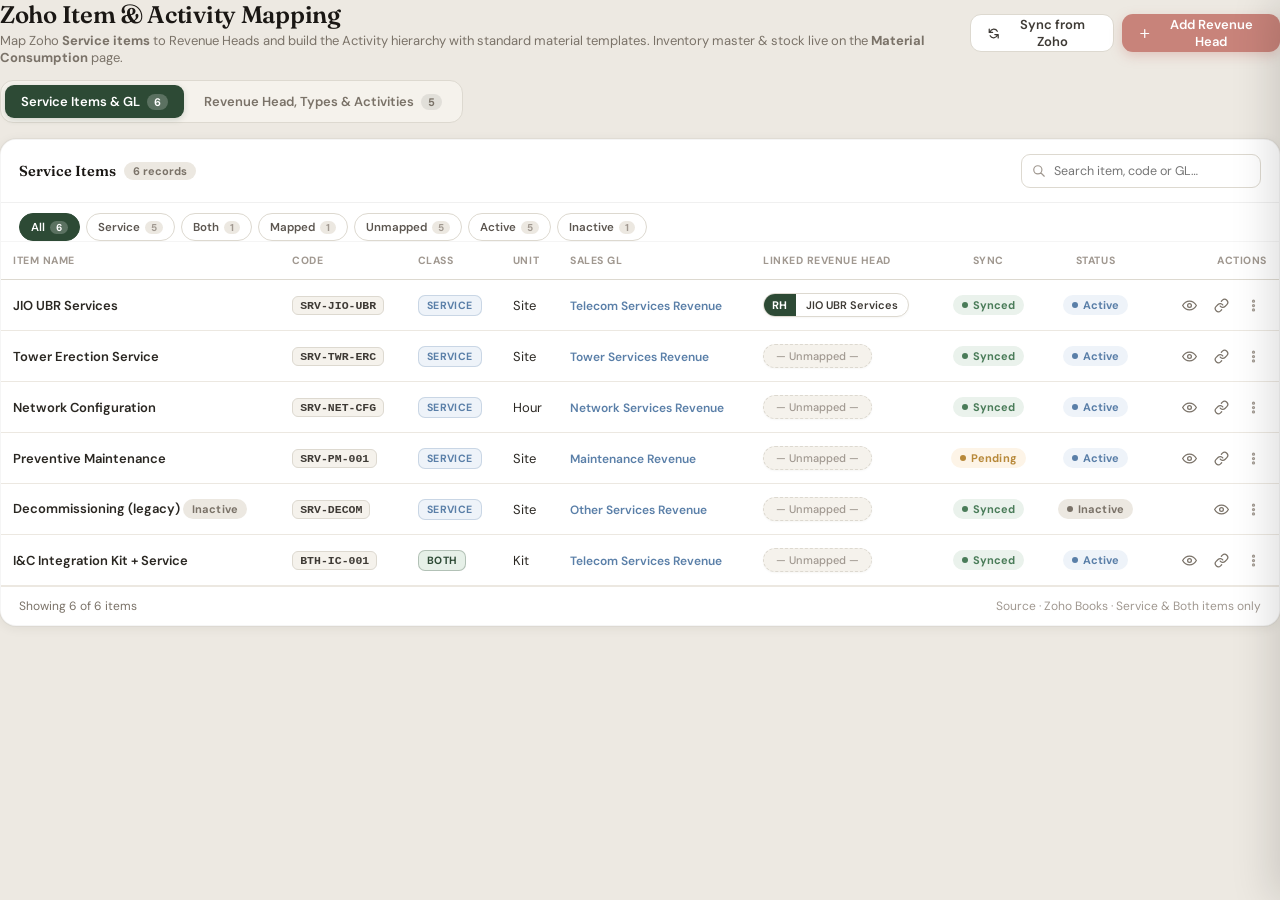
<file: revenue-heads.html>
<!DOCTYPE html>
<html lang="en"><head><meta charset="UTF-8"><meta name="viewport" content="width=device-width, initial-scale=1.0">
<title>Onaqt · Zoho Item &amp; Activity Mapping</title>
<link rel="stylesheet" href="theme-tokens.css">
<link href="https://fonts.googleapis.com/css2?family=DM+Sans:opsz,wght@9..40,400;9..40,500;9..40,600;9..40,700&family=Fraunces:opsz,wght@9..144,500;9..144,600&display=swap" rel="stylesheet">
<style>
/* Light + dark token values now come from theme-tokens.css (shared with
   index.html and every satellite page). Only page-specific CSS below. */
*{box-sizing:border-box;margin:0;padding:0;font-family:'DM Sans',sans-serif;-webkit-tap-highlight-color:transparent}
body{background:var(--bg);color:var(--gray-800);font-size:13px;min-height:100vh}

/* ============ CHROME (page-header, table-card, drawer, modal) ============
   No max-width/centering or extra padding here — this page renders inside
   an iframe on index.html's #page-revenue-heads, and that iframe's box is
   already positioned flush with every sibling page-section by the shell's
   .content-area gutter. Adding padding in here would double that gutter,
   so content starts at (0,0) — same as every other page in the app.     */
.app{padding:0 0 24px}

.page-header{margin-bottom:14px}
.page-title-section{display:flex;align-items:center;justify-content:space-between;margin-bottom:10px}
.page-title{font-family:'Fraunces',serif;font-size:24px;font-weight:600;color:var(--gray-900);letter-spacing:-0.3px}
.page-subtitle{font-size:13px;color:var(--gray-500);margin-top:3px}
.page-actions{display:flex;gap:8px;align-items:center}

/* primary action button */
.btn{display:inline-flex;align-items:center;gap:7px;height:38px;padding:0 16px;border:0;border-radius:11px;font-size:13px;font-weight:600;cursor:pointer;transition:var(--transition);font-family:'DM Sans',sans-serif}
.btn svg{width:15px;height:15px;stroke:currentColor;fill:none;stroke-width:2.2}
.btn-primary{background:var(--cta);color:#fff;box-shadow:0 4px 12px var(--cta-shadow)}
.btn-primary:hover{filter:brightness(.94)}
.btn-secondary{background:var(--white);border:1px solid var(--gray-200);color:var(--gray-700)}
.btn-secondary:hover{background:var(--gray-50)}
.btn-ghost{background:transparent;color:var(--gray-600)}
.btn-ghost:hover{background:var(--gray-100)}

/* ============ TABS (mirroring v10-role-tab) ============ */
.tabs{display:flex;gap:4px;padding:4px;background:var(--gray-50);border:1px solid var(--gray-200);border-radius:13px;margin-bottom:16px;width:fit-content}
.tab{display:inline-flex;align-items:center;gap:7px;padding:8px 16px;border-radius:9px;font-size:13px;font-weight:600;color:var(--gray-500);background:transparent;border:0;cursor:pointer;transition:var(--transition);white-space:nowrap}
.tab:hover:not(.active){background:var(--white);color:var(--gray-700)}
.tab.active{background:var(--primary);color:#fff;box-shadow:0 2px 6px rgba(45,74,53,.18)}
.tab .ct{font-size:11px;font-weight:700;background:rgba(0,0,0,.08);border-radius:20px;padding:1px 7px}
.tab.active .ct{background:rgba(255,255,255,.22);color:#fff}

/* ============ TABLE-CARD ============ */
.table-card{background:var(--white);border-radius:var(--border-radius);box-shadow:var(--shadow-card);overflow:hidden;border:1px solid rgba(0,0,0,.04)}
.table-card-header{padding:14px 18px;border-bottom:1px solid rgba(0,0,0,.06);display:flex;align-items:center;gap:12px;flex-wrap:wrap;background:var(--white)}
.table-card-title{font-family:'Fraunces',serif;font-size:14.5px;font-weight:600;color:var(--gray-900);display:flex;align-items:center;gap:8px}
.table-card-title .rec{font-family:'DM Sans',sans-serif;font-size:11px;font-weight:700;color:var(--gray-500);background:var(--gray-100);border-radius:20px;padding:2px 9px}

.tch-actions{margin-left:auto;display:flex;align-items:center;gap:8px;flex-wrap:wrap}

/* search */
.search-wrap{position:relative}
.search-input{height:34px;width:240px;border:1px solid var(--gray-200);border-radius:9px;background:var(--white);padding:0 10px 0 32px;font-size:12.5px;color:var(--gray-800);outline:none;transition:var(--transition)}
.search-input:focus{border-color:var(--primary);box-shadow:0 0 0 3px var(--primary-light)}
.search-icon{position:absolute;left:11px;top:50%;transform:translateY(-50%);width:14px;height:14px;color:var(--gray-400);stroke:currentColor;fill:none;stroke-width:2;pointer-events:none}

/* filter pills */
.filter-row{display:flex;gap:6px;flex-wrap:wrap;padding:10px 18px 0;background:var(--white);border-bottom:1px solid rgba(0,0,0,.04)}
.filter-row:last-of-type{padding-bottom:10px}
.fpill{height:28px;padding:0 11px;border:1px solid var(--gray-200);border-radius:20px;background:var(--white);font-size:11.5px;font-weight:600;color:var(--gray-600);cursor:pointer;display:inline-flex;align-items:center;gap:5px;transition:var(--transition)}
.fpill:hover{border-color:var(--gray-300);color:var(--gray-800)}
.fpill.active{background:var(--primary);border-color:var(--primary);color:#fff}
.fpill .ct{font-size:10px;font-weight:700;color:var(--gray-400);background:var(--gray-100);border-radius:20px;padding:0 6px}
.fpill.active .ct{background:rgba(255,255,255,.22);color:#fff}

/* table */
.tw{overflow-x:auto}
table.t{width:100%;border-collapse:separate;border-spacing:0;min-width:920px}
.t thead th{text-align:left;font-size:10.5px;font-weight:700;letter-spacing:.05em;text-transform:uppercase;color:var(--gray-400);padding:12px;border-bottom:1px solid var(--gray-200);background:var(--white);position:sticky;top:0}
.t tbody td{padding:11px 12px;border-bottom:1px solid var(--gray-100);font-size:13px;color:var(--gray-800);vertical-align:middle}
.t tbody tr:hover{background:var(--gray-50);cursor:pointer}

/* generic cells */
.t .nm{font-weight:600}
.t .nm .sub{display:block;color:var(--gray-400);font-weight:500;font-size:11.5px;margin-top:1px}
.t .code{font-family:'Courier New',monospace;font-size:11.5px;font-weight:700;color:var(--gray-700);background:var(--gray-50);border:1px solid var(--gray-200);border-radius:6px;padding:2px 7px;display:inline-block}
.t .gl{font-size:12px;color:var(--info);font-weight:600}
.t .gl .glsub{display:block;color:var(--gray-400);font-weight:500;font-size:10.5px;margin-top:1px;font-family:'DM Sans',sans-serif}

/* status pills */
.pill{display:inline-flex;align-items:center;gap:5px;font-size:11px;font-weight:700;border-radius:20px;padding:3px 9px;letter-spacing:.01em}
.pill .dot{width:6px;height:6px;border-radius:50%;background:currentColor}
.pill.ok{color:var(--success);background:var(--success-light)}
.pill.warn{color:var(--warning);background:var(--warning-light)}
.pill.muted{color:var(--gray-500);background:var(--gray-100)}
.pill.danger{color:var(--danger);background:var(--danger-light)}
.pill.info{color:var(--info);background:var(--info-light)}
.pill.cta{color:var(--cta);background:color-mix(in srgb,var(--cta) 12%,var(--surface))}

/* classification badge */
.cls{display:inline-flex;align-items:center;gap:5px;font-size:10.5px;font-weight:700;border-radius:7px;padding:3px 8px;text-transform:uppercase;letter-spacing:.04em}
.cls.svc{color:var(--info);background:var(--info-light);border:1px solid color-mix(in srgb,var(--info) 25%,transparent)}
.cls.inv{color:var(--warning);background:var(--warning-light);border:1px solid color-mix(in srgb,var(--warning) 28%,transparent)}
.cls.both{color:var(--primary);background:var(--primary-light);border:1px solid color-mix(in srgb,var(--primary) 28%,transparent)}

/* revenue head linked chip (pair pill, same as Regions page) */
.linked{display:inline-flex;align-items:stretch;border-radius:20px;overflow:hidden;height:24px;font-size:11px;font-weight:700;background:var(--white);border:1px solid var(--gray-200);box-shadow:0 1px 2px rgba(45,40,32,.04)}
.linked-l{background:var(--primary);color:#fff;padding:0 8px;display:flex;align-items:center;letter-spacing:.04em}
.linked-r{padding:0 10px;display:flex;align-items:center;color:var(--gray-700);font-weight:600}
.linked.empty{border-style:dashed;color:var(--gray-400);background:var(--gray-50)}
.linked.empty .linked-r{padding:0 12px;font-weight:500;color:var(--gray-400)}

/* row actions */
.row-acts{display:flex;gap:4px;align-items:center;justify-content:flex-end}
.row-act{width:28px;height:28px;border-radius:8px;border:1px solid transparent;background:transparent;color:var(--gray-500);cursor:pointer;display:grid;place-items:center;transition:var(--transition)}
.row-act:hover{background:var(--gray-100);color:var(--gray-800)}
.row-act svg{width:15px;height:15px;stroke:currentColor;fill:none;stroke-width:2}
.row-act.more{color:var(--gray-400)}

/* table footer */
.table-footer{padding:11px 18px;border-top:1px solid var(--gray-100);display:flex;align-items:center;justify-content:space-between;background:var(--white);color:var(--gray-500);font-size:12px;flex-wrap:wrap;gap:8px}

/* ============ DRAWER ============ */
.drawer-overlay{position:fixed;inset:0;z-index:1500;pointer-events:none}
.drawer-overlay.active{pointer-events:auto}
.drawer-backdrop{position:absolute;inset:0;background:rgba(0,0,0,0.4);backdrop-filter:blur(2px);opacity:0;transition:opacity .3s}
.drawer-overlay.active .drawer-backdrop{opacity:1}
.detail-drawer{position:absolute;top:0;right:0;bottom:0;width:540px;max-width:96vw;background:var(--white);box-shadow:-8px 0 40px rgba(0,0,0,0.14);display:flex;flex-direction:column;transform:translateX(100%);transition:transform .32s cubic-bezier(0.4,0,0.2,1)}
.drawer-overlay.active .detail-drawer{transform:translateX(0)}
.drawer-header{padding:18px 22px;border-bottom:1px solid var(--gray-100);display:flex;align-items:flex-start;justify-content:space-between;flex-shrink:0;gap:14px}
.drawer-title{font-family:'Fraunces',serif;font-size:21px;font-weight:600;color:var(--primary);letter-spacing:-0.4px;line-height:1.2}
.drawer-sub{font-size:12px;color:var(--gray-500);margin-top:4px}
.drawer-close{width:32px;height:32px;display:grid;place-items:center;border:0;background:var(--gray-100);border-radius:8px;cursor:pointer;color:var(--gray-600);flex-shrink:0;transition:var(--transition)}
.drawer-close:hover{background:var(--danger-light);color:var(--danger)}
.drawer-close svg{width:16px;height:16px;stroke:currentColor;fill:none;stroke-width:2.2}
.drawer-body{flex:1;overflow-y:auto;padding:20px 22px}
.drawer-section{padding-bottom:18px;margin-bottom:18px;border-bottom:1px solid var(--gray-100)}
.drawer-section:last-child{border-bottom:0;margin-bottom:0;padding-bottom:0}
.drawer-section-title{font-size:10px;font-weight:700;text-transform:uppercase;letter-spacing:.07em;color:var(--gray-400);margin-bottom:11px;display:flex;align-items:center;gap:7px}
.drawer-section-title .ct{font-family:'DM Sans',sans-serif;font-weight:700;color:var(--gray-500);background:var(--gray-100);border-radius:20px;padding:1px 7px;font-size:10px;letter-spacing:0;text-transform:none}
.drawer-meta-grid{display:grid;grid-template-columns:1fr 1fr;gap:13px}
.drawer-meta-item{display:flex;flex-direction:column;gap:3px}
.drawer-meta-label{font-size:10.5px;color:var(--gray-400);font-weight:600;text-transform:uppercase;letter-spacing:.04em}
.drawer-meta-value{font-size:13px;color:var(--gray-800);font-weight:500}
.drawer-meta-value.primary{color:var(--primary);font-weight:700;font-family:'Fraunces',serif}
.drawer-meta-value.code{font-family:'Courier New',monospace;font-weight:700;font-size:12px}
.drawer-footer{padding:14px 22px;border-top:1px solid var(--gray-100);display:flex;gap:8px;justify-content:flex-end;flex-shrink:0;background:var(--gray-50)}

/* read-only badge for Zoho-sourced data */
.ro-tag{display:inline-flex;align-items:center;gap:4px;font-size:9.5px;font-weight:700;color:var(--gray-500);background:var(--gray-100);border-radius:5px;padding:2px 6px;text-transform:uppercase;letter-spacing:.04em;margin-left:6px}
.ro-tag svg{width:9px;height:9px;stroke:currentColor;fill:none;stroke-width:2.4}

/* zoho-source banner inside drawer */
.zoho-banner{display:flex;align-items:center;gap:8px;background:var(--info-light);border:1px solid color-mix(in srgb,var(--info) 22%,transparent);border-radius:10px;padding:9px 11px;font-size:11.5px;color:var(--info);margin-bottom:14px}
.zoho-banner svg{width:14px;height:14px;stroke:currentColor;fill:none;stroke-width:2;flex-shrink:0}
.zoho-banner b{font-weight:700}

/* ============ MODAL ============ */
.modal-overlay{position:fixed;inset:0;z-index:1600;background:rgba(0,0,0,.42);backdrop-filter:blur(2px);display:none;align-items:center;justify-content:center;padding:18px}
.modal-overlay.active{display:flex}
.modal{background:var(--white);border-radius:18px;box-shadow:var(--shadow-xl);width:min(540px,96vw);max-height:90vh;display:flex;flex-direction:column;animation:mIn .22s cubic-bezier(.4,0,.2,1)}
@keyframes mIn{from{transform:scale(.94);opacity:0}to{transform:none;opacity:1}}
.modal-header{padding:17px 22px;border-bottom:1px solid var(--gray-100);display:flex;align-items:center;justify-content:space-between;gap:10px}
.modal-title{font-family:'Fraunces',serif;font-size:18px;font-weight:600;color:var(--gray-900)}
.modal-body{padding:18px 22px;flex:1;overflow-y:auto}
.modal-footer{padding:13px 22px;border-top:1px solid var(--gray-100);display:flex;gap:8px;justify-content:flex-end;background:var(--gray-50)}

/* form fields */
.field{display:flex;flex-direction:column;gap:5px;margin-bottom:14px}
.field label{font-size:11.5px;font-weight:600;color:var(--gray-600)}
.field label .req{color:var(--cta);margin-left:1px}
.field input,.field select,.field textarea{height:38px;border:1px solid var(--gray-200);border-radius:9px;background:var(--white);padding:0 11px;font-size:13px;color:var(--gray-800);outline:none;font-family:'DM Sans',sans-serif;transition:var(--transition)}
.field textarea{height:auto;min-height:64px;padding:9px 11px;resize:vertical}
.field input:focus,.field select:focus,.field textarea:focus{border-color:var(--primary);box-shadow:0 0 0 3px var(--primary-light)}
.field .hint{font-size:11px;color:var(--gray-500)}
.field .err{font-size:11px;color:var(--danger);background:var(--danger-light);border-left:3px solid var(--danger);padding:5px 9px;border-radius:5px;margin-top:5px;display:none}
.field.has-err input,.field.has-err select{border-color:var(--danger);box-shadow:0 0 0 3px var(--danger-light)}
.field.has-err .err{display:block}
.field-row{display:grid;grid-template-columns:1fr 1fr;gap:12px}

/* ============ TAB 2 LAYOUT SWITCHER (preview only) ============ */
.layout-switch{display:flex;align-items:center;gap:8px;background:var(--warning-light);border:1px dashed color-mix(in srgb,var(--warning) 45%,transparent);border-radius:11px;padding:9px 12px;margin-bottom:14px;font-size:12px;color:var(--gray-700)}
.layout-switch .lbl{font-weight:700;color:var(--warning)}
.layout-switch .seg{display:inline-flex;background:var(--white);border:1px solid var(--gray-200);border-radius:9px;padding:2px}
.layout-switch .seg button{border:0;background:transparent;font-size:11.5px;font-weight:600;color:var(--gray-500);padding:5px 11px;border-radius:7px;cursor:pointer}
.layout-switch .seg button.on{background:var(--primary);color:#fff}
.layout-switch .spacer{flex:1}
.layout-switch .note{font-size:11px;color:var(--gray-500)}

/* ============ TAB 2 LAYOUTS ============ */
.l2-view{display:none}.l2-view.on{display:block}

/* Layout A: Tree + table side-by-side */
.l2a{display:grid;grid-template-columns:300px 1fr;gap:14px}
.l2-tree{background:var(--white);border-radius:var(--border-radius);box-shadow:var(--shadow-card);overflow:hidden;border:1px solid rgba(0,0,0,.04);display:flex;flex-direction:column}
.l2-tree-h{padding:13px 14px;border-bottom:1px solid var(--gray-100);display:flex;align-items:center;justify-content:space-between}
.l2-tree-h .t{font-family:'Fraunces',serif;font-size:13px;font-weight:600;color:var(--gray-900)}
.l2-tree-h .add{width:26px;height:26px;border-radius:7px;background:var(--primary-light);color:var(--primary);border:0;display:grid;place-items:center;cursor:pointer}
.l2-tree-h .add svg{width:13px;height:13px;stroke:currentColor;fill:none;stroke-width:2.4}
.l2-tree-body{flex:1;overflow-y:auto;padding:8px}
.tree-node{margin-bottom:2px}
.tree-rh{display:flex;align-items:center;gap:7px;padding:8px 10px;border-radius:9px;cursor:pointer;font-size:12.5px;font-weight:700;color:var(--gray-800);position:relative}
.tree-rh:hover{background:var(--gray-50)}
.tree-rh.active{background:var(--primary-light);color:var(--primary)}
.tree-rh .caret{width:11px;height:11px;color:var(--gray-400);stroke:currentColor;fill:none;stroke-width:2.4;transition:transform .15s}
.tree-rh.collapsed .caret{transform:rotate(-90deg)}
.tree-rh .ico{width:14px;height:14px;color:var(--gray-400);stroke:currentColor;fill:none;stroke-width:2}
.tree-rh.active .ico{color:var(--primary)}
.tree-rh .ct{margin-left:auto;font-size:9.5px;font-weight:700;color:var(--gray-500);background:var(--gray-100);border-radius:20px;padding:1px 6px}
.tree-rh.active .ct{background:var(--white);color:var(--primary)}
.tree-types{padding:2px 0 4px 18px;display:block}
.tree-rh.collapsed + .tree-types{display:none}
.tree-type{display:flex;align-items:center;gap:6px;padding:6px 10px;border-radius:8px;cursor:pointer;font-size:12px;color:var(--gray-700)}
.tree-type:hover{background:var(--gray-50)}
.tree-type.active{background:var(--primary-light);color:var(--primary);font-weight:600}
.tree-type .dot{width:5px;height:5px;border-radius:50%;background:var(--gray-300);flex-shrink:0}
.tree-type.active .dot{background:var(--primary)}
.tree-type .ct{margin-left:auto;font-size:9.5px;color:var(--gray-400)}
.tree-type.active .ct{color:var(--primary)}

.l2-detail{display:flex;flex-direction:column;gap:14px}
.rh-summary{background:var(--white);border-radius:var(--border-radius);box-shadow:var(--shadow-card);border:1px solid rgba(0,0,0,.04);padding:16px 18px;display:flex;align-items:center;gap:18px;flex-wrap:wrap}
.rh-summary .rh-name{font-family:'Fraunces',serif;font-size:17px;font-weight:600;color:var(--primary)}
.rh-summary .rh-meta{display:flex;flex-direction:column;gap:2px;font-size:11.5px;color:var(--gray-500)}
.rh-summary .rh-meta b{color:var(--gray-800);font-size:12px;font-weight:600}
.rh-summary .sep{width:1px;height:32px;background:var(--gray-200)}
.rh-summary .rh-act{margin-left:auto;display:flex;gap:6px}

/* Layout B: flat with breadcrumb */
.l2b-bread{display:flex;flex-wrap:wrap;gap:6px;padding:0 0 12px}
.l2b-bread .step{display:inline-flex;align-items:center;gap:5px;font-size:11.5px;font-weight:600;color:var(--gray-600);background:var(--white);border:1px solid var(--gray-200);border-radius:20px;padding:4px 10px;cursor:pointer}
.l2b-bread .step.on{background:var(--primary);color:#fff;border-color:var(--primary)}
.l2b-bread .step .ico{width:11px;height:11px;color:currentColor;stroke:currentColor;fill:none;stroke-width:2.4}
.l2b-bread .sep{align-self:center;color:var(--gray-300);font-size:11px}

/* Layout C: sub-tabs */
.l2c-subtabs{display:flex;gap:4px;padding:3px;background:var(--gray-50);border:1px solid var(--gray-200);border-radius:11px;width:fit-content;margin-bottom:14px}
.l2c-subtab{padding:6px 13px;border-radius:8px;font-size:12px;font-weight:600;color:var(--gray-500);background:transparent;border:0;cursor:pointer}
.l2c-subtab.on{background:var(--primary);color:#fff}
.l2c-sub{display:none}.l2c-sub.on{display:block}

/* hierarchy block (used in B,C) */
.hier-card{background:var(--white);border-radius:var(--border-radius);box-shadow:var(--shadow-card);overflow:hidden;border:1px solid rgba(0,0,0,.04);margin-bottom:14px}
.hier-card .row{padding:14px 18px;border-bottom:1px solid var(--gray-100);display:flex;align-items:center;gap:12px}
.hier-card .row:last-child{border-bottom:0}
.hier-card .rh-name{font-family:'Fraunces',serif;font-size:15px;font-weight:600;color:var(--primary);flex:1}
.hier-card .types{padding:6px 18px 14px;display:flex;flex-wrap:wrap;gap:6px}
.hier-type-chip{display:inline-flex;align-items:center;gap:6px;font-size:11.5px;font-weight:600;color:var(--gray-700);background:var(--gray-50);border:1px solid var(--gray-200);border-radius:8px;padding:5px 10px;cursor:pointer}
.hier-type-chip:hover{background:var(--primary-light);border-color:color-mix(in srgb,var(--primary) 30%,transparent);color:var(--primary)}
.hier-type-chip .ct{font-size:9.5px;color:var(--gray-400);background:var(--white);border-radius:20px;padding:1px 6px}
.hier-type-chip:hover .ct{background:var(--white);color:var(--primary)}

/* ============ TAB 3 MATERIAL specifics ============ */
.stock-bar{display:flex;align-items:center;gap:8px;min-width:130px}
.stock-bar .bar{flex:1;height:5px;border-radius:3px;background:var(--gray-100);overflow:hidden}
.stock-bar .fill{height:100%;background:var(--success);border-radius:3px}
.stock-bar .fill.low{background:var(--warning)}
.stock-bar .fill.crit{background:var(--danger)}
.stock-bar .n{font-size:11.5px;font-weight:700;color:var(--gray-700);min-width:80px;text-align:right}
.stock-bar .n .u{color:var(--gray-400);font-weight:500;margin-left:2px}

/* linked activities count chip */
.linked-acts{display:inline-flex;align-items:center;gap:5px;font-size:11px;font-weight:700;color:var(--cta);background:color-mix(in srgb,var(--cta) 11%,var(--surface));border:1px solid color-mix(in srgb,var(--cta) 28%,transparent);border-radius:20px;padding:2px 9px}
.linked-acts svg{width:11px;height:11px;stroke:currentColor;fill:none;stroke-width:2.4}

/* link-material modal: activity list */
.lm-act-list{display:flex;flex-direction:column;gap:8px;max-height:240px;overflow-y:auto;border:1px solid var(--gray-200);border-radius:10px;padding:8px;background:var(--gray-50)}
.lm-act-row{display:grid;grid-template-columns:1fr 80px 120px 80px 32px;gap:8px;align-items:center;background:var(--white);border:1px solid var(--gray-200);border-radius:9px;padding:8px 11px}
.lm-act-row .nm{font-size:12px;font-weight:600;color:var(--gray-800)}
.lm-act-row input[type="number"],.lm-act-row select{height:30px;border:1px solid var(--gray-200);border-radius:7px;padding:0 8px;font-size:12px;outline:none}
.lm-act-row .rem{width:28px;height:28px;border-radius:7px;border:1px solid var(--gray-200);background:var(--white);color:var(--gray-400);display:grid;place-items:center;cursor:pointer;justify-self:end}
.lm-act-row .rem:hover{background:var(--danger-light);color:var(--danger);border-color:var(--danger)}

/* toast */
.toast{position:fixed;bottom:28px;left:50%;transform:translateX(-50%) translateY(8px);background:var(--success);color:#fff;padding:11px 22px;border-radius:50px;font-size:13px;font-weight:600;box-shadow:var(--shadow-lg);z-index:9999;opacity:0;transition:all .28s;display:flex;align-items:center;gap:7px;pointer-events:none}
.toast.on{opacity:1;transform:translateX(-50%) translateY(0)}
.toast svg{width:14px;height:14px;stroke:currentColor;fill:none;stroke-width:2.5}

/* tab page wrapper */
.tab-page{display:none}.tab-page.on{display:block}

.muted{color:var(--gray-400)}
.note-row{background:var(--info-light);border:1px solid color-mix(in srgb,var(--info) 22%,transparent);border-radius:10px;padding:10px 13px;font-size:11.5px;color:var(--info);margin-bottom:12px;display:flex;align-items:center;gap:8px}
.note-row svg{width:14px;height:14px;stroke:currentColor;fill:none;stroke-width:2;flex-shrink:0}

/* ============ DARK MODE ============
   Token remap now comes from theme-tokens.css. Component-level overrides
   that aren't token-driven stay here. */
[data-dark="true"] body{background:var(--bg)}

/* borders/backgrounds that were hardcoded against light (rgba(0,0,0,...) / white) rather than tokens */
[data-dark="true"] .table-card{border-color:rgba(255,255,255,.06)}
[data-dark="true"] .table-card-header{border-bottom-color:rgba(255,255,255,.07);background:var(--white)}
[data-dark="true"] .filter-row{background:var(--white);border-bottom-color:rgba(255,255,255,.05)}
[data-dark="true"] .l2-tree,[data-dark="true"] .rh-summary,[data-dark="true"] .hier-card{border-color:rgba(255,255,255,.06)}
[data-dark="true"] .linked{box-shadow:0 1px 2px rgba(0,0,0,.25)}
[data-dark="true"] .drawer-backdrop{background:rgba(0,0,0,0.6)}
[data-dark="true"] .detail-drawer{box-shadow:-8px 0 40px rgba(0,0,0,0.5)}
[data-dark="true"] .modal-overlay{background:rgba(0,0,0,.6)}

/* buttons — secondary/ghost only, not primary/CTA */
[data-dark="true"] .btn-secondary{background:var(--white);border-color:var(--gray-200);color:var(--gray-700)}
[data-dark="true"] .btn-secondary:hover{background:var(--gray-50)}
[data-dark="true"] .btn-ghost:hover{background:var(--gray-100)}

/* tabs */
[data-dark="true"] .tab:hover:not(.active){background:var(--gray-100);color:var(--gray-700)}

/* status pills / classification badges / linked-acts chip — use tinted dark backgrounds instead of pastel -light vars */
[data-dark="true"] .pill.ok{color:#52c48a;background:rgba(74,124,89,0.18)}
[data-dark="true"] .pill.warn{color:#e6b050;background:rgba(184,137,58,0.18)}
[data-dark="true"] .pill.danger{color:#e08078;background:rgba(184,92,82,0.18)}
[data-dark="true"] .pill.info{color:#8fb4dd;background:rgba(90,127,168,0.18)}
[data-dark="true"] .pill.muted{color:var(--gray-500);background:var(--gray-100)}
[data-dark="true"] .pill.cta{color:var(--cta);background:color-mix(in srgb,var(--cta) 18%,var(--gray-50))}
[data-dark="true"] .cls.svc{color:#8fb4dd;background:rgba(90,127,168,0.15);border-color:rgba(90,127,168,.35)}
[data-dark="true"] .cls.inv{color:#e6b050;background:rgba(184,137,58,0.15);border-color:rgba(184,137,58,.35)}
[data-dark="true"] .cls.both{color:#7fae8c;background:rgba(74,124,89,0.18);border-color:rgba(74,124,89,.4)}
[data-dark="true"] .linked-acts{background:color-mix(in srgb,var(--cta) 16%,var(--gray-50));border-color:color-mix(in srgb,var(--cta) 35%,transparent)}

/* "Not linked" warning pill lives inside .rh-summary via .pill.warn — covered above */

/* note-row / zoho-banner info callouts */
[data-dark="true"] .note-row{background:rgba(90,127,168,0.14);border-color:rgba(90,127,168,.35);color:#8fb4dd}
[data-dark="true"] .zoho-banner{background:rgba(90,127,168,0.14);border-color:rgba(90,127,168,.35);color:#8fb4dd}

/* layout-switch preview banner */
[data-dark="true"] .layout-switch{background:rgba(184,137,58,0.14);border-color:rgba(184,137,58,.4)}

/* drawer */
[data-dark="true"] .drawer-close{background:var(--gray-100);color:var(--gray-600)}
[data-dark="true"] .drawer-close:hover{background:rgba(184,92,82,0.18);color:#e08078}
[data-dark="true"] .drawer-footer{background:var(--gray-50)}
[data-dark="true"] .ro-tag{background:var(--gray-100);color:var(--gray-500)}

/* modal */
[data-dark="true"] .modal{background:var(--white)}
[data-dark="true"] .modal-footer{background:var(--gray-50)}

/* form fields (modals + drawer-adjacent forms) */
[data-dark="true"] .field input,
[data-dark="true"] .field select,
[data-dark="true"] .field textarea{background:var(--gray-50);border-color:var(--gray-200);color:var(--gray-800)}
[data-dark="true"] .field input:focus,
[data-dark="true"] .field select:focus,
[data-dark="true"] .field textarea:focus{box-shadow:0 0 0 3px color-mix(in srgb,var(--primary) 25%,transparent)}
[data-dark="true"] .field .err{background:rgba(184,92,82,0.14)}
[data-dark="true"] .search-input{background:var(--white);border-color:var(--gray-200)}
[data-dark="true"] .fpill{background:var(--white);border-color:var(--gray-200)}
[data-dark="true"] .fpill:hover{border-color:var(--gray-300)}

/* activity → materials modal row list */
[data-dark="true"] .lm-act-list{background:var(--gray-50);border-color:var(--gray-200)}
[data-dark="true"] .lm-act-row{background:var(--white);border-color:var(--gray-200)}
[data-dark="true"] .lm-act-row input[type="number"],
[data-dark="true"] .lm-act-row select{background:var(--gray-50);border-color:var(--gray-200);color:var(--gray-800)}
[data-dark="true"] .lm-act-row .rem{background:var(--white);border-color:var(--gray-200);color:var(--gray-400)}
[data-dark="true"] .lm-act-row .rem:hover{background:rgba(184,92,82,0.18);color:#e08078;border-color:rgba(184,92,82,.4)}

/* hier / tree chips */
[data-dark="true"] .hier-type-chip{background:var(--gray-50);border-color:var(--gray-200)}
[data-dark="true"] .hier-type-chip:hover{background:rgba(45,74,53,0.25);border-color:color-mix(in srgb,var(--primary) 40%,transparent);color:#a7d4b6}
[data-dark="true"] .hier-type-chip .ct{background:var(--white)}
[data-dark="true"] .hier-type-chip:hover .ct{background:var(--white);color:#a7d4b6}
[data-dark="true"] .tree-rh:hover{background:var(--gray-50)}
[data-dark="true"] .tree-type:hover{background:var(--gray-50)}

/* text/icons colored var(--primary) are unreadable on dark surfaces (brand green is tuned for light bg) —
   mirror index.html's established dark-mode substitute #a7d4b6 (light mint) for primary-colored text,
   and rgba(45,74,53,0.25) for primary-light-colored backgrounds */
[data-dark="true"] .rh-summary .rh-name,
[data-dark="true"] .hier-card .rh-name,
[data-dark="true"] .drawer-title,
[data-dark="true"] .drawer-meta-value.primary{color:#a7d4b6}
[data-dark="true"] .l2-tree-h .add{background:rgba(45,74,53,0.25);color:#a7d4b6}
[data-dark="true"] .tree-rh.active{background:rgba(45,74,53,0.25);color:#a7d4b6}
[data-dark="true"] .tree-rh.active .ico,
[data-dark="true"] .tree-rh.active .ct{color:#a7d4b6}
[data-dark="true"] .tree-rh.active .ct{background:var(--white)}
[data-dark="true"] .tree-type.active{background:rgba(45,74,53,0.25);color:#a7d4b6}
[data-dark="true"] .tree-type.active .dot{background:#a7d4b6}
[data-dark="true"] .tree-type.active .ct{color:#a7d4b6}

/* toast keeps success/danger solid fill — already token-driven, no change needed */

/* empty-state / no-results text already uses var(--gray-400) inline — token remap above covers it */
</style></head>
<body>
<script>
/* ============ DARK MODE SYNC (mirrors parent shell's toggleDarkMode) ============
   This page is loaded inside an iframe on index.html. The parent toggles
   data-dark on its own <html> element and persists to localStorage. Since
   this document has no independent toggle UI, it mirrors the parent's
   attribute on load and stays in sync live via MutationObserver. */
(function(){
  try{
    if(window.parent && window.parent !== window && window.parent.document){
      var parentHtml = window.parent.document.documentElement;
      document.documentElement.setAttribute('data-dark', parentHtml.getAttribute('data-dark') === 'true' ? 'true' : 'false');
      new MutationObserver(function(mutations){
        mutations.forEach(function(m){
          if(m.attributeName === 'data-dark'){
            document.documentElement.setAttribute('data-dark', parentHtml.getAttribute('data-dark') === 'true' ? 'true' : 'false');
          }
        });
      }).observe(parentHtml, {attributes:true, attributeFilter:['data-dark']});
    }
  }catch(e){
    // Standalone (not embedded) or cross-origin access blocked — default to light mode silently.
  }
})();
</script>
<div class="app">
  <!-- page header -->
  <div class="page-header">
    <div class="page-title-section">
      <div>
        <div class="page-title">Zoho Item &amp; Activity Mapping</div>
        <div class="page-subtitle">Map Zoho <b>Service items</b> to Revenue Heads and build the Activity hierarchy with standard material templates. Inventory master &amp; stock live on the <b>Material Consumption</b> page.</div>
      </div>
      <div class="page-actions">
        <button class="btn btn-secondary" onclick="syncFromZoho()"><svg viewBox="0 0 24 24"><path stroke-linecap="round" stroke-linejoin="round" d="M4 4v6h6M20 20v-6h-6M5.5 9A7 7 0 0118.4 8M18.5 15A7 7 0 015.6 16"/></svg>Sync from Zoho</button>
        <button class="btn btn-primary" onclick="openModal('mAddRH')"><svg viewBox="0 0 24 24"><path stroke-linecap="round" stroke-linejoin="round" d="M12 5v14M5 12h14"/></svg>Add Revenue Head</button>
      </div>
    </div>
  </div>

  <!-- tabs -->
  <div class="tabs" role="tablist">
    <button class="tab active" id="tab1" onclick="setTab(1)">Service Items &amp; GL<span class="ct" id="t1ct">0</span></button>
    <button class="tab" id="tab2" onclick="setTab(2)">Revenue Head, Types &amp; Activities<span class="ct" id="t2ct">0</span></button>
  </div>

  <!-- ===================== TAB 1: ITEMS & GL ===================== -->
  <div class="tab-page on" id="p1">
    <div class="table-card">
      <div class="table-card-header">
        <span class="table-card-title">Service Items<span class="rec" id="t1Rec">0 records</span></span>
        <div class="tch-actions">
          <div class="search-wrap"><svg class="search-icon" viewBox="0 0 24 24"><path stroke-linecap="round" stroke-linejoin="round" d="M21 21l-6-6m2-5a7 7 0 11-14 0 7 7 0 0114 0z"/></svg><input class="search-input" id="t1Search" oninput="renderT1()" placeholder="Search item, code or GL…"></div>
        </div>
      </div>
      <div class="filter-row" id="t1Filters">
        <button class="fpill active" data-f="all">All<span class="ct" id="ct_all">0</span></button>
        <button class="fpill" data-f="svc">Service<span class="ct" id="ct_svc">0</span></button>
        <button class="fpill" data-f="both">Both<span class="ct" id="ct_both">0</span></button>
        <button class="fpill" data-f="mapped">Mapped<span class="ct" id="ct_mapped">0</span></button>
        <button class="fpill" data-f="unmapped">Unmapped<span class="ct" id="ct_unmapped">0</span></button>
        <button class="fpill" data-f="active">Active<span class="ct" id="ct_active">0</span></button>
        <button class="fpill" data-f="inactive">Inactive<span class="ct" id="ct_inactive">0</span></button>
      </div>
      <div class="tw">
        <table class="t">
          <thead><tr>
            <th style="min-width:200px">Item Name</th>
            <th>Code</th>
            <th>Class</th>
            <th>Unit</th>
            <th>Sales GL</th>
            <th>Linked Revenue Head</th>
            <th style="text-align:center">Sync</th>
            <th style="text-align:center">Status</th>
            <th style="text-align:right;min-width:120px">Actions</th>
          </tr></thead>
          <tbody id="t1Body"></tbody>
        </table>
      </div>
      <div class="table-footer"><span id="t1Footer">Showing 0 of 0 items</span><span class="muted">Source · Zoho Books · Service &amp; Both items only</span></div>
    </div>
  </div>

  <!-- ===================== TAB 2: REVENUE HEAD / TYPES / ACTIVITIES ===================== -->
  <div class="tab-page" id="p2">
    <div class="l2a">
      <div class="l2-tree">
        <div class="l2-tree-h"><span class="t">Hierarchy</span><button class="add" onclick="openModal('mAddRH')" title="Add Revenue Head"><svg viewBox="0 0 24 24"><path stroke-linecap="round" stroke-linejoin="round" d="M12 5v14M5 12h14"/></svg></button></div>
        <div class="l2-tree-body" id="l2aTree"></div>
      </div>
      <div class="l2-detail">
        <div class="rh-summary" id="l2aSummary"></div>
        <div class="table-card">
          <div class="table-card-header">
            <span class="table-card-title">Activities<span class="rec" id="l2aActCt">0</span></span>
            <div class="tch-actions">
              <button class="btn btn-secondary" onclick="openModal('mAddType')"><svg viewBox="0 0 24 24"><path stroke-linecap="round" stroke-linejoin="round" d="M12 5v14M5 12h14"/></svg>Add Type</button>
              <button class="btn btn-primary" onclick="openModal('mAddActivity')"><svg viewBox="0 0 24 24"><path stroke-linecap="round" stroke-linejoin="round" d="M12 5v14M5 12h14"/></svg>Add Activity</button>
            </div>
          </div>
          <div class="tw">
            <table class="t">
              <thead><tr><th>Activity Code</th><th>Activity Name</th><th>Type</th><th>Unit</th><th style="text-align:right">BOQ Rate</th><th>Sales GL</th><th style="text-align:center">Materials</th><th style="text-align:center">Status</th><th style="text-align:right">Actions</th></tr></thead>
              <tbody id="l2aBody"></tbody>
            </table>
          </div>
        </div>
      </div>
    </div>
  </div>

  <!-- ===================== TAB 3: MATERIALS ===================== -->
  <!-- ===================== TAB 3 REMOVED — Materials live on the existing Material Consumption page. Activity-side material templates moved to Tab 2 Activity rows. ===================== -->
</div>

<!-- ============ DRAWERS ============ -->
<!-- Item detail drawer (Tab 1) -->
<div class="drawer-overlay" id="drwItem"><div class="drawer-backdrop" onclick="closeDrawer('drwItem')"></div>
  <aside class="detail-drawer">
    <div class="drawer-header">
      <div>
        <div class="drawer-title" id="drwItemName">—</div>
        <div class="drawer-sub" id="drwItemSub">—</div>
      </div>
      <button class="drawer-close" onclick="closeDrawer('drwItem')"><svg viewBox="0 0 24 24"><path stroke-linecap="round" stroke-linejoin="round" d="M6 18L18 6M6 6l12 12"/></svg></button>
    </div>
    <div class="drawer-body" id="drwItemBody"></div>
    <div class="drawer-footer">
      <button class="btn btn-ghost" onclick="closeDrawer('drwItem')">Close</button>
      <button class="btn btn-secondary" id="drwItemMapBtn" onclick="openMapRH()"><svg viewBox="0 0 24 24"><path stroke-linecap="round" stroke-linejoin="round" d="M10 13a5 5 0 007.54.54l3-3a5 5 0 00-7.07-7.07l-1.72 1.71M14 11a5 5 0 00-7.54-.54l-3 3a5 5 0 007.07 7.07l1.71-1.71"/></svg>Map Revenue Head</button>
    </div>
  </aside>
</div>

<!-- Material detail drawer removed — material master lives on the Material Consumption page -->

<!-- ============ MODALS ============ -->
<!-- Map Revenue Head modal -->
<div class="modal-overlay" id="mMapRH">
  <div class="modal">
    <div class="modal-header"><span class="modal-title">Map Revenue Head</span><button class="row-act" onclick="closeModal('mMapRH')"><svg viewBox="0 0 24 24"><path stroke-linecap="round" stroke-linejoin="round" d="M6 18L18 6M6 6l12 12"/></svg></button></div>
    <div class="modal-body">
      <div class="zoho-banner"><svg viewBox="0 0 24 24"><path stroke-linecap="round" stroke-linejoin="round" d="M12 9v3m0 4h.01M21 12c0 5-4 9-9 9s-9-4-9-9 4-9 9-9 9 4 9 9z"/></svg>Each Zoho Service Item can map to <b>only one</b> Revenue Head. Items shown as inactive in Zoho cannot be selected.</div>
      <div class="field"><label>Zoho Service Item<span class="req">*</span></label>
        <input type="text" id="mrhItem" readonly>
        <span class="hint" id="mrhItemSub">—</span>
      </div>
      <div class="field" id="mrhRHField">
        <label>Revenue Head<span class="req">*</span></label>
        <select id="mrhRH" onchange="checkRHDuplicate()">
          <option value="">— Select or create new —</option>
        </select>
        <span class="err" id="mrhErr">This Revenue Head is already mapped to another Item. Choose a different one.</span>
        <span class="hint">Or create a new one from the Revenue Heads tab.</span>
      </div>
      <div class="field"><label>Auto-derived Sales GL</label>
        <input type="text" id="mrhGL" readonly>
        <span class="hint">Sourced from the Zoho Item — cannot be edited here.</span>
      </div>
    </div>
    <div class="modal-footer">
      <button class="btn btn-ghost" onclick="closeModal('mMapRH')">Cancel</button>
      <button class="btn btn-primary" onclick="confirmMapRH()">Save mapping</button>
    </div>
  </div>
</div>

<!-- Add Revenue Head modal -->
<div class="modal-overlay" id="mAddRH">
  <div class="modal">
    <div class="modal-header"><span class="modal-title">Add Revenue Head</span><button class="row-act" onclick="closeModal('mAddRH')"><svg viewBox="0 0 24 24"><path stroke-linecap="round" stroke-linejoin="round" d="M6 18L18 6M6 6l12 12"/></svg></button></div>
    <div class="modal-body">
      <div class="field"><label>Revenue Head Name<span class="req">*</span></label><input type="text" id="arhName" placeholder="e.g. JIO UBR Services"></div>
      <div class="field"><label>Linked Zoho Service Item<span class="req">*</span></label>
        <select id="arhItem">
          <option value="">— Select an active Service / Both item —</option>
        </select>
        <span class="hint">Inactive items aren't listed. Sales GL is auto-derived.</span>
      </div>
      <div class="field"><label>Auto-derived Sales GL</label><input type="text" id="arhGL" readonly></div>
    </div>
    <div class="modal-footer">
      <button class="btn btn-ghost" onclick="closeModal('mAddRH')">Cancel</button>
      <button class="btn btn-primary" onclick="confirmAddRH()">Create</button>
    </div>
  </div>
</div>

<!-- Add Type modal -->
<div class="modal-overlay" id="mAddType">
  <div class="modal">
    <div class="modal-header"><span class="modal-title">Add Type</span><button class="row-act" onclick="closeModal('mAddType')"><svg viewBox="0 0 24 24"><path stroke-linecap="round" stroke-linejoin="round" d="M6 18L18 6M6 6l12 12"/></svg></button></div>
    <div class="modal-body">
      <div class="field"><label>Revenue Head<span class="req">*</span></label><select id="atRH"></select></div>
      <div class="field"><label>Type Name<span class="req">*</span></label><input type="text" id="atName" placeholder="e.g. Site Survey"></div>
    </div>
    <div class="modal-footer">
      <button class="btn btn-ghost" onclick="closeModal('mAddType')">Cancel</button>
      <button class="btn btn-primary" onclick="confirmAddType()">Create</button>
    </div>
  </div>
</div>

<!-- Add Activity modal -->
<div class="modal-overlay" id="mAddActivity">
  <div class="modal">
    <div class="modal-header"><span class="modal-title">Add Activity</span><button class="row-act" onclick="closeModal('mAddActivity')"><svg viewBox="0 0 24 24"><path stroke-linecap="round" stroke-linejoin="round" d="M6 18L18 6M6 6l12 12"/></svg></button></div>
    <div class="modal-body">
      <div class="field-row">
        <div class="field"><label>Revenue Head<span class="req">*</span></label><select id="aaRH" onchange="aaPopulateTypes()"></select></div>
        <div class="field"><label>Type<span class="req">*</span></label><select id="aaType"></select></div>
      </div>
      <div class="field"><label>Activity Name<span class="req">*</span></label><input type="text" id="aaName" placeholder="e.g. Fiber Cable Installation"></div>
      <div class="field-row">
        <div class="field"><label>Unit<span class="req">*</span></label>
          <select id="aaUnit">
            <option>Site</option><option>Metre</option><option>Hour</option><option>Day</option><option>Each</option>
          </select>
        </div>
        <div class="field"><label>BOQ Rate (₹)<span class="req">*</span></label><input type="number" id="aaRate" placeholder="0"></div>
      </div>
      <div class="note-row"><svg viewBox="0 0 24 24"><path stroke-linecap="round" stroke-linejoin="round" d="M12 16v-4M12 8h.01M22 12c0 5.5-4.5 10-10 10S2 17.5 2 12 6.5 2 12 2s10 4.5 10 10z"/></svg>BOQ Rate belongs to the Project / Sales Order. It is <b>not</b> taken from the Zoho Item rate.</div>
    </div>
    <div class="modal-footer">
      <button class="btn btn-ghost" onclick="closeModal('mAddActivity')">Cancel</button>
      <button class="btn btn-primary" onclick="confirmAddActivity()">Create</button>
    </div>
  </div>
</div>

<!-- Link Activity → Materials modal (activity-centric: pick materials for this activity) -->
<div class="modal-overlay" id="mLinkActMat">
  <div class="modal" style="width:min(740px,96vw)">
    <div class="modal-header">
      <div>
        <span class="modal-title">Standard materials for activity</span>
        <div class="muted" style="font-size:12px;margin-top:2px" id="lmaSub">—</div>
      </div>
      <button class="row-act" onclick="closeModal('mLinkActMat')"><svg viewBox="0 0 24 24"><path stroke-linecap="round" stroke-linejoin="round" d="M6 18L18 6M6 6l12 12"/></svg></button>
    </div>
    <div class="modal-body">
      <div class="zoho-banner"><svg viewBox="0 0 24 24"><path stroke-linecap="round" stroke-linejoin="round" d="M12 9v3m0 4h.01M21 12c0 5-4 9-9 9s-9-4-9-9 4-9 9-9 9 4 9 9z"/></svg>This is a <b>suggested template</b> that pre-fills the task sign-off form. Field employees still enter <b>actual</b> consumption.</div>
      <div class="field"><label>Activity</label><input type="text" id="lmaAct" readonly></div>
      <div class="field"><label>Effective Date</label><input type="date" id="lmaDate"></div>
      <div class="field"><label>Standard materials &amp; quantities</label>
        <div class="lm-act-list" id="lmaList"></div>
        <span class="hint">Set standard quantity, allowed variance (%) and whether each material is mandatory or optional.</span>
      </div>
      <div class="field"><label>Add material</label>
        <div id="lmaAvail" style="display:flex;flex-wrap:wrap;gap:6px"></div>
        <span class="hint">Only active Inventory / Both items from Zoho are listed. Service-only items cannot be consumed as material.</span>
      </div>
    </div>
    <div class="modal-footer">
      <button class="btn btn-ghost" onclick="closeModal('mLinkActMat')">Cancel</button>
      <button class="btn btn-primary" onclick="confirmLinkActMat()">Save template</button>
    </div>
  </div>
</div>

<!-- toast -->
<div class="toast" id="toast"><svg viewBox="0 0 24 24"><path stroke-linecap="round" stroke-linejoin="round" d="M5 13l4 4L19 7"/></svg><span id="toastMsg">Saved</span></div>

<script>
/* ====================================================================
   DUMMY DATA — mirrors the spec; one prod hook = replace this region.
   ==================================================================== */
var ZOHO_ITEMS=[
  // SERVICE
  {id:'Z-101',name:'JIO UBR Services',code:'SRV-JIO-UBR',cls:'svc',unit:'Site',salesGL:'Telecom Services Revenue',purGL:null,invGL:null,salesRate:1000,cost:null,hsn:'998313',tax:'GST 18%',trackInv:false,sync:'ok',lastSync:'11 Jun 26 · 11:14 PM',active:true,stock:null,warehouse:null},
  {id:'Z-102',name:'Tower Erection Service',code:'SRV-TWR-ERC',cls:'svc',unit:'Site',salesGL:'Tower Services Revenue',purGL:null,invGL:null,salesRate:25000,cost:null,hsn:'998314',tax:'GST 18%',trackInv:false,sync:'ok',lastSync:'11 Jun 26 · 11:14 PM',active:true,stock:null,warehouse:null},
  {id:'Z-103',name:'Network Configuration',code:'SRV-NET-CFG',cls:'svc',unit:'Hour',salesGL:'Network Services Revenue',purGL:null,invGL:null,salesRate:1500,cost:null,hsn:'998313',tax:'GST 18%',trackInv:false,sync:'ok',lastSync:'11 Jun 26 · 11:14 PM',active:true,stock:null,warehouse:null},
  {id:'Z-104',name:'Preventive Maintenance',code:'SRV-PM-001',cls:'svc',unit:'Site',salesGL:'Maintenance Revenue',purGL:null,invGL:null,salesRate:3500,cost:null,hsn:'998313',tax:'GST 18%',trackInv:false,sync:'pending',lastSync:'09 Jun 26 · 02:18 PM',active:true,stock:null,warehouse:null},
  {id:'Z-105',name:'Decommissioning (legacy)',code:'SRV-DECOM',cls:'svc',unit:'Site',salesGL:'Other Services Revenue',purGL:null,invGL:null,salesRate:8000,cost:null,hsn:'998313',tax:'GST 18%',trackInv:false,sync:'ok',lastSync:'01 Apr 26 · 05:20 PM',active:false,stock:null,warehouse:null},
  // INVENTORY
  {id:'Z-201',name:'CAT6 Cable',code:'MAT-CAT6-001',cls:'inv',unit:'Metre',salesGL:null,purGL:'Project Material Consumption',invGL:'Inventory Asset',salesRate:null,cost:40,hsn:'85444290',tax:'GST 18%',trackInv:true,sync:'ok',lastSync:'11 Jun 26 · 11:14 PM',active:true,stock:1250,warehouse:'Dallas-WH-01'},
  {id:'Z-202',name:'RJ45 Connector',code:'MAT-RJ45-001',cls:'inv',unit:'Each',salesGL:null,purGL:'Project Material Consumption',invGL:'Inventory Asset',salesRate:null,cost:12,hsn:'85369090',tax:'GST 18%',trackInv:true,sync:'ok',lastSync:'11 Jun 26 · 11:14 PM',active:true,stock:340,warehouse:'Dallas-WH-01'},
  {id:'Z-203',name:'Optical Fiber Cable 24F',code:'MAT-OFC-24F',cls:'inv',unit:'Metre',salesGL:null,purGL:'Project Material Consumption',invGL:'Inventory Asset',salesRate:null,cost:180,hsn:'85444290',tax:'GST 18%',trackInv:true,sync:'ok',lastSync:'11 Jun 26 · 11:14 PM',active:true,stock:80,warehouse:'Houston-WH-02'},
  {id:'Z-204',name:'DG Battery 12V 150Ah',code:'MAT-BAT-150',cls:'inv',unit:'Each',salesGL:null,purGL:'Project Material Consumption',invGL:'Inventory Asset',salesRate:null,cost:14500,hsn:'85076000',tax:'GST 28%',trackInv:true,sync:'ok',lastSync:'11 Jun 26 · 11:14 PM',active:true,stock:12,warehouse:'Amritsar-WH-03'},
  {id:'Z-205',name:'Cable Ties (Pack 100)',code:'MAT-TIE-100',cls:'inv',unit:'Pack',salesGL:null,purGL:'Project Material Consumption',invGL:'Inventory Asset',salesRate:null,cost:120,hsn:'39269099',tax:'GST 18%',trackInv:true,sync:'ok',lastSync:'11 Jun 26 · 11:14 PM',active:true,stock:610,warehouse:'Dallas-WH-01'},
  {id:'Z-206',name:'Mounting Bracket (legacy)',code:'MAT-BR-OLD',cls:'inv',unit:'Each',salesGL:null,purGL:'Project Material Consumption',invGL:'Inventory Asset',salesRate:null,cost:340,hsn:'73269099',tax:'GST 18%',trackInv:true,sync:'ok',lastSync:'15 Mar 26 · 09:36 PM',active:false,stock:0,warehouse:'Dallas-WH-01'},
  // BOTH
  {id:'Z-301',name:'I&C Integration Kit + Service',code:'BTH-IC-001',cls:'both',unit:'Kit',salesGL:'Telecom Services Revenue',purGL:'Project Material Consumption',invGL:'Inventory Asset',salesRate:9500,cost:8200,hsn:'998313',tax:'GST 18%',trackInv:true,sync:'ok',lastSync:'11 Jun 26 · 11:14 PM',active:true,stock:24,warehouse:'Dallas-WH-01'}
];

/* Revenue Heads — Onaqt-owned. id maps to a Zoho Service/Both item id. */
var REVENUE_HEADS=[
  {id:'rh1',name:'JIO UBR Services',itemId:'Z-101',active:true}
];

/* Types — belong to a Revenue Head. */
var TYPES=[
  {id:'tp1',rhId:'rh1',name:'Site Survey'},
  {id:'tp2',rhId:'rh1',name:'I&C Integration'}
];

/* Activities — belong to a Type. BOQ Rate is project-level (not from item rate). */
var ACTIVITIES=[
  {id:'ac1',typeId:'tp1',code:'ACT-SS-001',name:'Site Survey & Report Submission',unit:'Site',rate:1000,active:true},
  {id:'ac2',typeId:'tp2',code:'ACT-IC-001',name:'Installation',unit:'Site',rate:10000,active:true},
  {id:'ac3',typeId:'tp2',code:'ACT-IC-002',name:'Integration',unit:'Site',rate:6500,active:true},
  {id:'ac4',typeId:'tp2',code:'ACT-IC-003',name:'ATP',unit:'Site',rate:2200,active:true},
  {id:'ac5',typeId:'tp2',code:'ACT-IC-004',name:'Commissioning',unit:'Site',rate:3500,active:true}
];

/* Material → Activity mappings: standard quantity templates (suggested). */
var MAT_MAPS=[
  {matId:'Z-201',acId:'ac2',qty:20,unit:'Metre',variance:10,mandatory:true,effective:'2026-01-01'},
  {matId:'Z-202',acId:'ac2',qty:4, unit:'Each', variance:25,mandatory:true,effective:'2026-01-01'},
  {matId:'Z-205',acId:'ac2',qty:1, unit:'Pack', variance:50,mandatory:false,effective:'2026-01-01'}
];

/* ============ HELPERS ============ */
function esc(s){return String(s==null?'':s).replace(/&/g,'&amp;').replace(/</g,'&lt;')}
function fmtRs(n){if(n==null)return '—';return '₹'+Number(n).toLocaleString('en-IN')}
function clsLabel(c){return c==='svc'?'Service':c==='inv'?'Inventory':'Both'}
function itemById(id){return ZOHO_ITEMS.find(function(x){return x.id===id})}
function rhById(id){return REVENUE_HEADS.find(function(x){return x.id===id})}
function typeById(id){return TYPES.find(function(x){return x.id===id})}
function rhByItemId(itemId){return REVENUE_HEADS.find(function(r){return r.itemId===itemId})}
function activeServiceItems(){return ZOHO_ITEMS.filter(function(x){return (x.cls==='svc'||x.cls==='both')&&x.active})}
function activeInventoryItems(){return ZOHO_ITEMS.filter(function(x){return (x.cls==='inv'||x.cls==='both')&&x.active})}
function actsForType(typeId){return ACTIVITIES.filter(function(a){return a.typeId===typeId})}

/* ============ TABS ============ */
function setTab(n){
  for(var i=1;i<=2;i++){
    document.getElementById('tab'+i).classList.toggle('active',i===n);
    document.getElementById('p'+i).classList.toggle('on',i===n);
  }
  if(n===1)renderT1();
  if(n===2)renderT2All();
}

/* ============ TAB 1 ============ */
var t1Filter='all';
document.querySelectorAll('#t1Filters .fpill').forEach(function(b){b.addEventListener('click',function(){t1Filter=b.dataset.f;document.querySelectorAll('#t1Filters .fpill').forEach(function(x){x.classList.toggle('active',x===b)});renderT1()})});

function renderT1(){
  var q=(document.getElementById('t1Search').value||'').toLowerCase().trim();
  // Page is scoped to Service + Both items only (Inventory-only items live on Material Consumption page).
  var pool=ZOHO_ITEMS.filter(function(x){return x.cls==='svc'||x.cls==='both'});
  var counts={all:0,svc:0,both:0,mapped:0,unmapped:0,active:0,inactive:0};
  pool.forEach(function(x){counts.all++;counts[x.cls]++;
    if(rhByItemId(x.id))counts.mapped++;else counts.unmapped++;
    if(x.active)counts.active++;else counts.inactive++;});
  Object.keys(counts).forEach(function(k){var el=document.getElementById('ct_'+k);if(el)el.textContent=counts[k]});
  var list=pool.filter(function(x){
    if(t1Filter==='svc'&&x.cls!=='svc')return false;
    if(t1Filter==='both'&&x.cls!=='both')return false;
    if(t1Filter==='mapped'&&!rhByItemId(x.id))return false;
    if(t1Filter==='unmapped'&&rhByItemId(x.id))return false;
    if(t1Filter==='active'&&!x.active)return false;
    if(t1Filter==='inactive'&&x.active)return false;
    if(q){
      var hay=(x.name+' '+x.code+' '+(x.salesGL||'')).toLowerCase();
      if(hay.indexOf(q)<0)return false;
    }
    return true;
  });
  document.getElementById('t1Rec').textContent=list.length+(list.length===pool.length?'':'/'+pool.length)+' records';
  document.getElementById('t1ct').textContent=pool.length;
  document.getElementById('t1Footer').textContent='Showing '+list.length+' of '+pool.length+' items';
  document.getElementById('t1Body').innerHTML=list.map(function(x){
    var rh=rhByItemId(x.id);
    var linked=rh?'<span class="linked"><span class="linked-l">RH</span><span class="linked-r">'+esc(rh.name)+'</span></span>':'<span class="linked empty"><span class="linked-r">— Unmapped —</span></span>';
    return '<tr onclick="openItem(\''+x.id+'\')">'+
      '<td class="nm">'+esc(x.name)+(x.active?'':' <span class="pill muted">Inactive</span>')+'</td>'+
      '<td><span class="code">'+esc(x.code)+'</span></td>'+
      '<td><span class="cls '+x.cls+'">'+clsLabel(x.cls)+'</span></td>'+
      '<td>'+esc(x.unit)+'</td>'+
      '<td>'+(x.salesGL?'<span class="gl">'+esc(x.salesGL)+'</span>':'<span class="muted">—</span>')+'</td>'+
      '<td>'+linked+'</td>'+
      '<td style="text-align:center"><span class="pill '+(x.sync==='ok'?'ok':'warn')+'"><span class="dot"></span>'+(x.sync==='ok'?'Synced':'Pending')+'</span></td>'+
      '<td style="text-align:center"><span class="pill '+(x.active?'info':'muted')+'"><span class="dot"></span>'+(x.active?'Active':'Inactive')+'</span></td>'+
      '<td style="text-align:right" onclick="event.stopPropagation()"><div class="row-acts">'+
        '<button class="row-act" title="View item" onclick="openItem(\''+x.id+'\')"><svg viewBox="0 0 24 24"><path stroke-linecap="round" stroke-linejoin="round" d="M1 12s4-7 11-7 11 7 11 7-4 7-11 7S1 12 1 12z"/><circle cx="12" cy="12" r="3" stroke-linecap="round"/></svg></button>'+
        (x.active?'<button class="row-act" title="'+(rh?'Edit mapping':'Map Revenue Head')+'" onclick="openItem(\''+x.id+'\');setTimeout(openMapRH,250)"><svg viewBox="0 0 24 24"><path stroke-linecap="round" stroke-linejoin="round" d="M10 13a5 5 0 007.54.54l3-3a5 5 0 00-7.07-7.07l-1.72 1.71M14 11a5 5 0 00-7.54-.54l-3 3a5 5 0 007.07 7.07l1.71-1.71"/></svg></button>':'')+
        '<button class="row-act more" title="More"><svg viewBox="0 0 24 24" fill="currentColor"><circle cx="12" cy="5" r="1.6"/><circle cx="12" cy="12" r="1.6"/><circle cx="12" cy="19" r="1.6"/></svg></button>'+
      '</div></td></tr>';
  }).join('')||'<tr><td colspan="9" style="text-align:center;color:var(--gray-400);padding:34px">No items match.</td></tr>';
}

/* ====== Item drawer ====== */
var drwItemId=null;
function openItem(id){drwItemId=id;var x=itemById(id);if(!x)return;
  document.getElementById('drwItemName').textContent=x.name;
  document.getElementById('drwItemSub').innerHTML='<span class="code">'+esc(x.code)+'</span> <span class="ro-tag"><svg viewBox=\'0 0 24 24\'><path stroke-linecap=\'round\' stroke-linejoin=\'round\' d=\'M12 11v6M12 7h.01M22 12c0 5.5-4.5 10-10 10S2 17.5 2 12 6.5 2 12 2s10 4.5 10 10z\'/></svg>From Zoho</span> <span class="muted" style="font-size:11px;margin-left:6px">Last synced '+esc(x.lastSync||'—')+'</span>';
  var rh=rhByItemId(x.id);
  // Rates section — present for svc, inv, both (depending on which rates apply)
  var ratesHtml='<div class="drawer-section"><div class="drawer-section-title">Reference rates <span class="ro-tag"><svg viewBox=\'0 0 24 24\'><path stroke-linecap=\'round\' stroke-linejoin=\'round\' d=\'M5 13l4 4L19 7\'/></svg>From Zoho</span></div>'+
    '<div class="drawer-meta-grid">'+
    (x.salesRate!=null?'<div class="drawer-meta-item"><span class="drawer-meta-label">Default Sales Rate</span><span class="drawer-meta-value">'+fmtRs(x.salesRate)+' / '+esc(x.unit)+'</span></div>':'')+
    (x.cost!=null?'<div class="drawer-meta-item"><span class="drawer-meta-label">Purchase / Cost Rate</span><span class="drawer-meta-value">'+fmtRs(x.cost)+' / '+esc(x.unit)+'</span></div>':'')+
    '</div>'+
    (x.cls!=='inv'?'<div class="note-row" style="margin:11px 0 0"><svg viewBox="0 0 24 24"><path stroke-linecap="round" stroke-linejoin="round" d="M12 16v-4M12 8h.01M22 12c0 5.5-4.5 10-10 10S2 17.5 2 12 6.5 2 12 2s10 4.5 10 10z"/></svg>Sales Rate is reference only. <b>BOQ rates are set per Project / Sales Order</b> in the Activities table.</div>':'')+
  '</div>';
  // Tax & Codes
  var taxHtml='<div class="drawer-section"><div class="drawer-section-title">Tax &amp; codes <span class="ro-tag"><svg viewBox=\'0 0 24 24\'><path stroke-linecap=\'round\' stroke-linejoin=\'round\' d=\'M5 13l4 4L19 7\'/></svg>From Zoho</span></div>'+
    '<div class="drawer-meta-grid">'+
    '<div class="drawer-meta-item"><span class="drawer-meta-label">HSN / SAC</span><span class="drawer-meta-value code">'+esc(x.hsn||'—')+'</span></div>'+
    '<div class="drawer-meta-item"><span class="drawer-meta-label">Tax</span><span class="drawer-meta-value">'+esc(x.tax||'—')+'</span></div>'+
    '<div class="drawer-meta-item"><span class="drawer-meta-label">Track inventory</span><span class="drawer-meta-value">'+(x.trackInv?'<span class="pill info"><span class="dot"></span>Yes</span>':'<span class="pill muted"><span class="dot"></span>No</span>')+'</span></div>'+
    '</div></div>';
  var stockSec=(x.cls!=='svc')?(
    '<div class="drawer-section"><div class="drawer-section-title">Warehouse stock</div>'+
    '<div class="drawer-meta-grid">'+
    '<div class="drawer-meta-item"><span class="drawer-meta-label">Stock</span><span class="drawer-meta-value primary">'+(x.stock!=null?Number(x.stock).toLocaleString('en-IN')+' '+esc(x.unit):'—')+'</span></div>'+
    '<div class="drawer-meta-item"><span class="drawer-meta-label">Warehouse</span><span class="drawer-meta-value">'+esc(x.warehouse||'—')+'</span></div>'+
    '</div></div>'
  ):'';
  var typesHtml='';
  if(rh){
    var ts=TYPES.filter(function(t){return t.rhId===rh.id});
    typesHtml='<div class="drawer-section"><div class="drawer-section-title">Linked Types &amp; Activities <span class="ct">'+ts.length+' types</span></div>'+
      (ts.length?ts.map(function(t){var acs=actsForType(t.id);
        return '<div style="margin-bottom:11px"><div style="font-size:12.5px;font-weight:700;color:var(--gray-800);margin-bottom:5px">'+esc(t.name)+' <span class="muted" style="font-weight:500">· '+acs.length+' activit'+(acs.length===1?'y':'ies')+'</span></div>'+
          '<div style="display:flex;flex-wrap:wrap;gap:4px">'+acs.map(function(a){return '<span class="hier-type-chip" style="font-size:11px">'+esc(a.name)+' · '+fmtRs(a.rate)+'</span>'}).join('')+'</div></div>';
      }).join(''):'<span class="muted">No types yet.</span>')+
    '</div>';
  }
  document.getElementById('drwItemBody').innerHTML=
    '<div class="zoho-banner"><svg viewBox="0 0 24 24"><path stroke-linecap="round" stroke-linejoin="round" d="M12 11v6M12 7h.01M22 12c0 5.5-4.5 10-10 10S2 17.5 2 12 6.5 2 12 2s10 4.5 10 10z"/></svg>Zoho is the source of truth for this item and its GL accounts. Only the Onaqt mapping below is editable.</div>'+
    '<div class="drawer-section"><div class="drawer-section-title">Item details</div>'+
      '<div class="drawer-meta-grid">'+
      '<div class="drawer-meta-item"><span class="drawer-meta-label">Item name</span><span class="drawer-meta-value primary">'+esc(x.name)+'</span></div>'+
      '<div class="drawer-meta-item"><span class="drawer-meta-label">Item code / SKU</span><span class="drawer-meta-value code">'+esc(x.code)+'</span></div>'+
      '<div class="drawer-meta-item"><span class="drawer-meta-label">Classification</span><span class="drawer-meta-value"><span class="cls '+x.cls+'">'+clsLabel(x.cls)+'</span></span></div>'+
      '<div class="drawer-meta-item"><span class="drawer-meta-label">Unit</span><span class="drawer-meta-value">'+esc(x.unit)+'</span></div>'+
      '<div class="drawer-meta-item"><span class="drawer-meta-label">Zoho Item ID <span class="ro-tag" style="margin-left:0"><svg viewBox=\'0 0 24 24\'><path stroke-linecap=\'round\' stroke-linejoin=\'round\' d=\'M5 13l4 4L19 7\'/></svg>Map key</span></span><span class="drawer-meta-value code">'+esc(x.id)+'</span></div>'+
      '<div class="drawer-meta-item"><span class="drawer-meta-label">Status</span><span class="drawer-meta-value">'+(x.active?'<span class="pill info"><span class="dot"></span>Active</span>':'<span class="pill muted"><span class="dot"></span>Inactive</span>')+'</span></div>'+
      '</div></div>'+
    '<div class="drawer-section"><div class="drawer-section-title">GL accounts <span class="ro-tag"><svg viewBox=\'0 0 24 24\'><path stroke-linecap=\'round\' stroke-linejoin=\'round\' d=\'M5 13l4 4L19 7\'/></svg>From Zoho</span></div>'+
      '<div class="drawer-meta-grid">'+
      '<div class="drawer-meta-item"><span class="drawer-meta-label">Sales GL</span><span class="drawer-meta-value">'+(x.salesGL?esc(x.salesGL):'—')+'</span></div>'+
      '<div class="drawer-meta-item"><span class="drawer-meta-label">Purchase / COGS GL</span><span class="drawer-meta-value">'+(x.purGL?esc(x.purGL):'—')+'</span></div>'+
      '<div class="drawer-meta-item"><span class="drawer-meta-label">Inventory GL</span><span class="drawer-meta-value">'+(x.invGL?esc(x.invGL):'—')+'</span></div>'+
      '</div></div>'+
    ratesHtml+
    taxHtml+
    '<div class="drawer-section"><div class="drawer-section-title">Linked Revenue Head</div>'+
      (rh?'<div class="drawer-meta-value primary" style="font-size:15px;margin-bottom:6px">'+esc(rh.name)+'</div><span class="pill ok"><span class="dot"></span>Mapped</span>':'<span class="muted">Not mapped. Use the button below to map this item to a Revenue Head.</span>')+
    '</div>'+
    typesHtml+stockSec;

  // disable map button if inactive
  var btn=document.getElementById('drwItemMapBtn');
  btn.disabled=!x.active;btn.style.opacity=x.active?'1':'.4';btn.style.cursor=x.active?'pointer':'not-allowed';
  btn.innerHTML=(rh?'<svg viewBox="0 0 24 24"><path stroke-linecap="round" stroke-linejoin="round" d="M11 4H7a2 2 0 00-2 2v12a2 2 0 002 2h10a2 2 0 002-2v-4M18.5 2.5a2.121 2.121 0 113 3L12 15l-4 1 1-4 9.5-9.5z"/></svg>Edit mapping':'<svg viewBox="0 0 24 24"><path stroke-linecap="round" stroke-linejoin="round" d="M10 13a5 5 0 007.54.54l3-3a5 5 0 00-7.07-7.07l-1.72 1.71M14 11a5 5 0 00-7.54-.54l-3 3a5 5 0 007.07 7.07l1.71-1.71"/></svg>Map Revenue Head');
  openDrawer('drwItem');
}

/* ====== Map RH modal ====== */
function openMapRH(){var x=itemById(drwItemId);if(!x)return;
  if(!x.active){toast('Inactive items cannot be mapped.','danger');return}
  if(x.cls==='inv'){toast('Service-only mapping — pick a Service or Both item.','danger');return}
  document.getElementById('mrhItem').value=x.name;
  document.getElementById('mrhItemSub').textContent=x.code+' · '+clsLabel(x.cls)+' · Sales GL: '+(x.salesGL||'—');
  document.getElementById('mrhGL').value=x.salesGL||'—';
  // populate RH options excluding ones already mapped to other items
  var sel=document.getElementById('mrhRH');
  var existing=rhByItemId(x.id);
  sel.innerHTML='<option value="">— Select or create new —</option>'+REVENUE_HEADS.map(function(r){
    var disabled=(r.itemId&&r.itemId!==x.id);
    return '<option value="'+r.id+'"'+(disabled?' disabled':'')+(existing&&existing.id===r.id?' selected':'')+'>'+esc(r.name)+(disabled?' (already mapped)':'')+'</option>';
  }).join('')+'<option value="__new__">+ Create new Revenue Head…</option>';
  document.getElementById('mrhRHField').classList.remove('has-err');
  openModal('mMapRH');
}
function checkRHDuplicate(){
  var sel=document.getElementById('mrhRH');var v=sel.value;
  var field=document.getElementById('mrhRHField');
  if(!v||v==='__new__'){field.classList.remove('has-err');return}
  var rh=rhById(v); var x=itemById(drwItemId);
  field.classList.toggle('has-err', !!(rh && rh.itemId && rh.itemId!==x.id));
}
function confirmMapRH(){
  var x=itemById(drwItemId); var v=document.getElementById('mrhRH').value;
  if(!v){toast('Pick a Revenue Head.','danger');return}
  if(v==='__new__'){closeModal('mMapRH');setTimeout(function(){openModal('mAddRH');document.getElementById('arhItem').value=x.id;arhUpdateGL();},220);return}
  var rh=rhById(v); if(rh.itemId && rh.itemId!==x.id){toast('Already mapped to another item.','danger');return}
  // unset any prior mapping for this item
  REVENUE_HEADS.forEach(function(r){if(r.itemId===x.id)r.itemId=null});
  rh.itemId=x.id;
  closeModal('mMapRH');openItem(x.id);renderT1();toast('Mapped to '+rh.name);
}

/* Add RH modal */
function openAddRHFromOpenDrawer(){openModal('mAddRH')}
document.getElementById('arhItem').addEventListener('change',arhUpdateGL);
function arhUpdateGL(){var it=itemById(document.getElementById('arhItem').value);
  document.getElementById('arhGL').value=it?(it.salesGL||'—'):''}
function populateAddRHItems(){
  var sel=document.getElementById('arhItem');
  sel.innerHTML='<option value="">— Select an active Service / Both item —</option>'+activeServiceItems().filter(function(x){return !rhByItemId(x.id)}).map(function(x){return '<option value="'+x.id+'">'+esc(x.name)+' ('+esc(x.code)+')</option>'}).join('');
}
function confirmAddRH(){
  var nm=document.getElementById('arhName').value.trim();
  var itemId=document.getElementById('arhItem').value;
  if(!nm){toast('Enter a name.','danger');return}
  if(!itemId){toast('Pick a Zoho Service Item.','danger');return}
  if(rhByItemId(itemId)){toast('This item is already linked to another Revenue Head.','danger');return}
  var id='rh'+(REVENUE_HEADS.length+1);
  REVENUE_HEADS.push({id:id,name:nm,itemId:itemId,active:true});
  closeModal('mAddRH');renderT1();renderT2All();
  document.getElementById('arhName').value='';document.getElementById('arhItem').value='';document.getElementById('arhGL').value='';
  toast('Revenue Head created');
}

/* ============ TAB 2 (Layout A locked) ============ */
var l2aSelRH='rh1', l2aSelType=null;
function renderT2All(){
  document.getElementById('t2ct').textContent=ACTIVITIES.length;
  renderL2A();
}

/* invoice-readiness check per doc §5: customer mapped, project/SO mapped, RH has Zoho item, item active, Sales GL exists */
function invoiceReadiness(rh){
  var item=itemById(rh.itemId);
  if(!item)return {ok:false,reason:'No Zoho Item mapped'};
  if(!item.active)return {ok:false,reason:'Zoho Item is inactive'};
  if(!item.salesGL)return {ok:false,reason:'Sales GL missing on Zoho Item'};
  if(!rh.active)return {ok:false,reason:'Revenue Head is inactive'};
  return {ok:true,reason:'All mappings valid'};
}

/* Layout A */
function renderL2A(){
  // tree
  var tree=document.getElementById('l2aTree');
  if(!REVENUE_HEADS.length){tree.innerHTML='<div class="muted" style="padding:14px;font-size:12px;text-align:center">No Revenue Heads yet.<br>Click + to add one.</div>';
    document.getElementById('l2aSummary').innerHTML='';document.getElementById('l2aBody').innerHTML='';return}
  tree.innerHTML=REVENUE_HEADS.map(function(r){
    var ts=TYPES.filter(function(t){return t.rhId===r.id});
    var totalActs=ts.reduce(function(s,t){return s+actsForType(t.id).length},0);
    var ready=invoiceReadiness(r);
    return '<div class="tree-node">'+
      '<div class="tree-rh'+(l2aSelRH===r.id?' active':'')+'" onclick="l2aPickRH(\''+r.id+'\')">'+
        '<svg class="caret" viewBox="0 0 24 24"><path stroke-linecap="round" stroke-linejoin="round" d="m6 9 6 6 6-6"/></svg>'+
        '<svg class="ico" viewBox="0 0 24 24"><path stroke-linecap="round" stroke-linejoin="round" d="M20 7H4M20 12H4M20 17H4"/></svg>'+
        '<span>'+esc(r.name)+'</span>'+
        (ready.ok?'<span class="tree-rdot" title="Ready to invoice" style="width:6px;height:6px;border-radius:50%;background:var(--success);margin-left:auto;flex-shrink:0"></span>':'<span class="tree-rdot" title="'+esc(ready.reason)+'" style="width:6px;height:6px;border-radius:50%;background:var(--warning);margin-left:auto;flex-shrink:0"></span>')+
        '<span class="ct">'+totalActs+'</span>'+
      '</div>'+
      '<div class="tree-types">'+ts.map(function(t){return '<div class="tree-type'+(l2aSelRH===r.id&&l2aSelType===t.id?' active':'')+'" onclick="event.stopPropagation();l2aPickType(\''+r.id+'\',\''+t.id+'\')"><span class="dot"></span>'+esc(t.name)+'<span class="ct">'+actsForType(t.id).length+'</span></div>'}).join('')+'</div>'+
    '</div>';
  }).join('');
  // summary + table
  var rh=rhById(l2aSelRH);if(!rh){document.getElementById('l2aSummary').innerHTML='';document.getElementById('l2aBody').innerHTML='';return}
  var item=itemById(rh.itemId);
  var ready=invoiceReadiness(rh);
  document.getElementById('l2aSummary').innerHTML=
    '<div><div class="rh-name">'+esc(rh.name)+'</div><div class="muted" style="font-size:11.5px;margin-top:2px">Revenue Head</div></div>'+
    '<div class="sep"></div>'+
    '<div class="rh-meta"><span>Zoho Item</span><b>'+(item?esc(item.name):'<span class="pill warn">Not linked</span>')+'</b></div>'+
    '<div class="sep"></div>'+
    '<div class="rh-meta"><span>Sales GL <span class="ro-tag"><svg viewBox=\'0 0 24 24\'><path stroke-linecap=\'round\' stroke-linejoin=\'round\' d=\'M5 13l4 4L19 7\'/></svg>Zoho</span></span><b>'+(item&&item.salesGL?esc(item.salesGL):'—')+'</b></div>'+
    '<div class="sep"></div>'+
    '<div class="rh-meta"><span>Invoice readiness</span><b>'+(ready.ok?'<span class="pill ok"><span class="dot"></span>Ready to invoice</span>':'<span class="pill warn"><span class="dot"></span>'+esc(ready.reason)+'</span>')+'</b></div>'+
    '<div class="rh-act">'+
      '<button class="btn btn-secondary" onclick="openModal(\'mAddType\')"><svg viewBox=\'0 0 24 24\'><path stroke-linecap=\'round\' stroke-linejoin=\'round\' d=\'M12 5v14M5 12h14\'/></svg>Add Type</button>'+
    '</div>';
  // filter activities to selected RH (and Type if any)
  var rows=ACTIVITIES.filter(function(a){var t=typeById(a.typeId);return t&&t.rhId===rh.id&&(!l2aSelType||a.typeId===l2aSelType)});
  document.getElementById('l2aActCt').textContent=rows.length;
  document.getElementById('l2aBody').innerHTML=rows.map(function(a){var t=typeById(a.typeId);
    var mats=MAT_MAPS.filter(function(m){return m.acId===a.id});
    var matsCell=mats.length
      ? '<span class="linked-acts" onclick="event.stopPropagation();openLinkActMat(\''+a.id+'\')" style="cursor:pointer" title="Edit standard materials"><svg viewBox="0 0 24 24"><path stroke-linecap="round" stroke-linejoin="round" d="M20 7l-8-4-8 4m16 0l-8 4m8-4v10l-8 4m0-10L4 7m8 4v10M4 7v10l8 4"/></svg>'+mats.length+' material'+(mats.length===1?'':'s')+'</span>'
      : '<span class="linked empty" onclick="event.stopPropagation();openLinkActMat(\''+a.id+'\')" style="cursor:pointer" title="Add standard materials"><span class="linked-r">+ Add materials</span></span>';
    return '<tr>'+
      '<td><span class="code">'+esc(a.code)+'</span></td>'+
      '<td class="nm">'+esc(a.name)+'</td>'+
      '<td>'+esc(t.name)+'</td>'+
      '<td>'+esc(a.unit)+'</td>'+
      '<td style="text-align:right;font-weight:600">'+fmtRs(a.rate)+'</td>'+
      '<td>'+(item&&item.salesGL?'<span class="gl">'+esc(item.salesGL)+'</span>':'—')+'</td>'+
      '<td style="text-align:center">'+matsCell+'</td>'+
      '<td style="text-align:center"><span class="pill '+(a.active?'ok':'muted')+'"><span class="dot"></span>'+(a.active?'Active':'Inactive')+'</span></td>'+
      '<td style="text-align:right"><div class="row-acts">'+actDots()+'</div></td>'+
    '</tr>';
  }).join('')||'<tr><td colspan="9" style="text-align:center;color:var(--gray-400);padding:24px">No activities for this selection.</td></tr>';
}
function l2aPickRH(id){l2aSelRH=id;l2aSelType=null;renderL2A()}
function l2aPickType(rh,t){l2aSelRH=rh;l2aSelType=t;renderL2A()}

function actDots(){return '<button class="row-act" title="Edit"><svg viewBox="0 0 24 24"><path stroke-linecap="round" stroke-linejoin="round" d="M11 4H7a2 2 0 00-2 2v12a2 2 0 002 2h10a2 2 0 002-2v-4M18.5 2.5a2.121 2.121 0 113 3L12 15l-4 1 1-4 9.5-9.5z"/></svg></button><button class="row-act more"><svg viewBox="0 0 24 24" fill="currentColor"><circle cx="12" cy="5" r="1.6"/><circle cx="12" cy="12" r="1.6"/><circle cx="12" cy="19" r="1.6"/></svg></button>'}

/* Add Type/Activity */
function populateAddTypeRH(){var sel=document.getElementById('atRH');sel.innerHTML=REVENUE_HEADS.map(function(r){return '<option value="'+r.id+'">'+esc(r.name)+'</option>'}).join('')}
function populateAddActivityRH(){var sel=document.getElementById('aaRH');sel.innerHTML=REVENUE_HEADS.map(function(r){return '<option value="'+r.id+'">'+esc(r.name)+'</option>'}).join('');aaPopulateTypes()}
function aaPopulateTypes(){var rhId=document.getElementById('aaRH').value;var sel=document.getElementById('aaType');var list=TYPES.filter(function(t){return t.rhId===rhId});sel.innerHTML=list.length?list.map(function(t){return '<option value="'+t.id+'">'+esc(t.name)+'</option>'}).join(''):'<option value="">— Add a Type first —</option>'}
function confirmAddType(){
  var rhId=document.getElementById('atRH').value;var nm=document.getElementById('atName').value.trim();
  if(!nm){toast('Enter a Type name.','danger');return}
  TYPES.push({id:'tp'+(TYPES.length+1),rhId:rhId,name:nm});
  closeModal('mAddType');document.getElementById('atName').value='';renderT2All();toast('Type added');
}
function confirmAddActivity(){
  var rhId=document.getElementById('aaRH').value;var tpId=document.getElementById('aaType').value;
  var nm=document.getElementById('aaName').value.trim();var rate=Number(document.getElementById('aaRate').value);
  if(!tpId){toast('Pick a Type (or add one first).','danger');return}
  if(!nm){toast('Enter an Activity name.','danger');return}
  if(!(rate>=0)){toast('Enter a BOQ rate.','danger');return}
  var n=ACTIVITIES.length+1;
  ACTIVITIES.push({id:'ac'+n,typeId:tpId,code:'ACT-'+String(n).padStart(3,'0'),name:nm,unit:document.getElementById('aaUnit').value,rate:rate,active:true});
  closeModal('mAddActivity');document.getElementById('aaName').value='';document.getElementById('aaRate').value='';
  renderT2All();toast('Activity added');
}

/* ============ ACTIVITY → STANDARD MATERIALS TEMPLATE ============ */
/* Activity-centric mapping editor (inverse of the old material-side flow).
   Each Activity can carry an N-material template; field employees enter ACTUAL
   consumption at task sign-off — this template just pre-fills that form. */
var lmaActId=null;
var lmaDraft=[];
function openLinkActMat(actId){lmaActId=actId;
  var a=ACTIVITIES.find(function(z){return z.id===actId});if(!a)return;
  var t=typeById(a.typeId);var rh=t?rhById(t.rhId):null;
  document.getElementById('lmaAct').value=a.code+' · '+a.name;
  document.getElementById('lmaSub').textContent=(t?t.name:'')+(rh?' · '+rh.name:'');
  document.getElementById('lmaDate').value=new Date().toISOString().slice(0,10);
  lmaDraft=MAT_MAPS.filter(function(m){return m.acId===actId}).map(function(m){return Object.assign({},m)});
  renderLmaList();
  openModal('mLinkActMat');
}
function renderLmaList(){
  document.getElementById('lmaList').innerHTML=lmaDraft.length?lmaDraft.map(function(m,i){var mat=itemById(m.matId);if(!mat)return'';
    return '<div class="lm-act-row">'+
      '<div><div class="nm">'+esc(mat.name)+'</div><span class="muted" style="font-size:11px"><span class="code" style="font-size:10px">'+esc(mat.code)+'</span> · '+esc(mat.unit)+' · '+fmtRs(mat.cost)+' / unit</span></div>'+
      '<input type="number" min="0" value="'+m.qty+'" oninput="lmaDraft['+i+'].qty=Number(this.value)" title="Standard qty">'+
      '<select onchange="lmaDraft['+i+'].mandatory=this.value===\'m\'"><option value="m"'+(m.mandatory?' selected':'')+'>Mandatory</option><option value="o"'+(!m.mandatory?' selected':'')+'>Optional</option></select>'+
      '<input type="number" min="0" value="'+m.variance+'" oninput="lmaDraft['+i+'].variance=Number(this.value)" placeholder="±%" title="Allowed variance %">'+
      '<button class="rem" onclick="lmaDraft.splice('+i+',1);renderLmaList()" title="Remove"><svg viewBox="0 0 24 24" style="width:13px;height:13px;stroke:currentColor;fill:none;stroke-width:2.4"><path stroke-linecap="round" stroke-linejoin="round" d="M6 18L18 6M6 6l12 12"/></svg></button>'+
    '</div>';
  }).join(''):'<div style="text-align:center;color:var(--gray-400);font-size:12px;padding:16px">No standard materials yet. Pick from the list below to add a template.</div>';
  // available materials = active Inventory / Both items not already in draft
  var used=lmaDraft.map(function(m){return m.matId});
  var pool=ZOHO_ITEMS.filter(function(x){return (x.cls==='inv'||x.cls==='both')&&x.active&&used.indexOf(x.id)<0});
  document.getElementById('lmaAvail').innerHTML=pool.map(function(x){
    return '<span class="hier-type-chip" onclick="lmaDraft.push({matId:\''+x.id+'\',acId:lmaActId,qty:1,unit:\''+esc(x.unit)+'\',variance:10,mandatory:false,effective:document.getElementById(\'lmaDate\').value});renderLmaList()" title="Add to template"><b>'+esc(x.name)+'</b><span class="ct">'+esc(x.unit)+'</span></span>';
  }).join('')||'<span class="muted" style="font-size:11.5px">All eligible materials are already in this template.</span>';
}
function confirmLinkActMat(){
  MAT_MAPS=MAT_MAPS.filter(function(m){return m.acId!==lmaActId}).concat(lmaDraft);
  closeModal('mLinkActMat');renderL2A();toast('Material template saved');
}

/* ============ MODAL / DRAWER helpers ============ */
function openDrawer(id){document.getElementById(id).classList.add('active')}
function closeDrawer(id){document.getElementById(id).classList.remove('active')}
function openModal(id){
  // populate selectors that depend on live data
  if(id==='mAddRH')populateAddRHItems();
  if(id==='mAddType')populateAddTypeRH();
  if(id==='mAddActivity')populateAddActivityRH();
  document.getElementById(id).classList.add('active');
}
function closeModal(id){document.getElementById(id).classList.remove('active')}

function toast(msg,kind){var t=document.getElementById('toast');document.getElementById('toastMsg').textContent=msg;
  t.style.background=kind==='danger'?'var(--danger)':'var(--success)';
  t.classList.add('on');setTimeout(function(){t.classList.remove('on')},2200);
}
function syncFromZoho(){toast('Sync queued — pulling items from Zoho…')}

/* init */
renderT1();renderT2All();
</script>
</body></html>
</file>
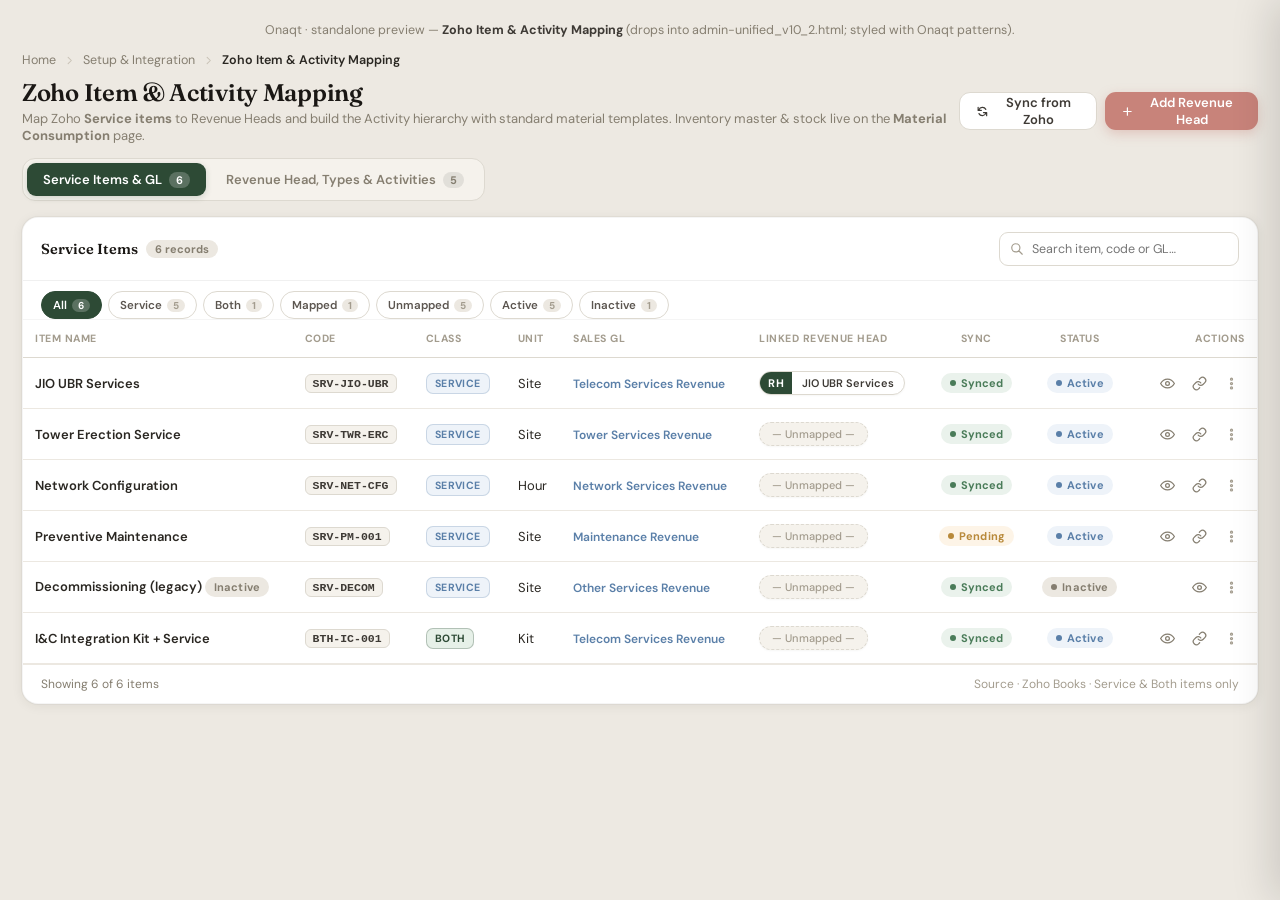
<file: synced-data.html>
<!DOCTYPE html>
<html lang="en"><head><meta charset="UTF-8"><meta name="viewport" content="width=device-width, initial-scale=1.0">
<title>Onaqt · Zoho Item &amp; Activity Mapping</title>
<link href="https://fonts.googleapis.com/css2?family=DM+Sans:opsz,wght@9..40,400;9..40,500;9..40,600;9..40,700&family=Fraunces:opsz,wght@9..144,500;9..144,600&display=swap" rel="stylesheet">
<style>
/* ============ ONAQT TOKENS (mirrored from admin-unified_v10_2.html) ============ */
:root{
  --primary:#2D4A35;--primary-dark:#1e3326;--primary-light:#e6f0e8;
  --cta:#C8837A;--cta-shadow:rgba(200,131,122,0.35);
  --success:#4a7c59;--success-light:#eaf2ec;
  --warning:#b8893a;--warning-light:#fdf4e7;
  --danger:#b85c52;--danger-light:#faeeed;
  --info:#5a7fa8;--info-light:#eef3f9;
  --white:#fff;--surface:#FDFCFA;--bg:#EDE9E2;
  --gray-50:#F5F2EC;--gray-100:#ECE8E1;--gray-200:#DDD9D0;--gray-300:#C8C2B6;
  --gray-400:#A39C8E;--gray-500:#857E70;--gray-600:#5C5650;--gray-700:#3E3A35;--gray-800:#2A2722;--gray-900:#1A1714;
  --shadow-sm:0 1px 3px rgba(45,40,32,0.06);
  --shadow-md:0 4px 16px rgba(45,40,32,0.08),0 1px 4px rgba(45,40,32,0.04);
  --shadow-lg:0 12px 32px rgba(45,40,32,0.10),0 4px 8px rgba(45,40,32,0.05);
  --shadow-xl:0 24px 48px rgba(45,40,32,0.12);
  --shadow-card:0 2px 12px rgba(45,40,32,0.07),0 0 0 1px rgba(45,40,32,0.04);
  --border-radius:16px;--border-radius-sm:12px;--transition:all 0.25s cubic-bezier(0.4,0,0.2,1);
}
*{box-sizing:border-box;margin:0;padding:0;font-family:'DM Sans',sans-serif;-webkit-tap-highlight-color:transparent}
body{background:var(--bg);color:var(--gray-800);font-size:13px;min-height:100vh}

/* ============ CHROME (breadcrumb, page-header, table-card, drawer, modal) ============ */
.app{max-width:1340px;margin:0 auto;padding:22px 22px 60px}
.cap{color:var(--gray-500);font-size:12.5px;text-align:center;margin-bottom:14px}
.cap b{color:var(--gray-700)}

.breadcrumb{display:flex;align-items:center;gap:8px;font-size:12.5px;color:var(--gray-500);margin-bottom:10px}
.breadcrumb-link{color:var(--gray-500);text-decoration:none}
.breadcrumb-link:hover{color:var(--primary)}
.breadcrumb-separator{width:11px;height:11px;color:var(--gray-300);stroke:currentColor;fill:none;stroke-width:2.2}
.breadcrumb-current{color:var(--gray-800);font-weight:600}

.page-header{margin-bottom:14px}
.page-title-section{display:flex;align-items:center;justify-content:space-between;margin-bottom:10px}
.page-title{font-family:'Fraunces',serif;font-size:24px;font-weight:600;color:var(--gray-900);letter-spacing:-0.3px}
.page-subtitle{font-size:13px;color:var(--gray-500);margin-top:3px}
.page-actions{display:flex;gap:8px;align-items:center}

/* primary action button */
.btn{display:inline-flex;align-items:center;gap:7px;height:38px;padding:0 16px;border:0;border-radius:11px;font-size:13px;font-weight:600;cursor:pointer;transition:var(--transition);font-family:'DM Sans',sans-serif}
.btn svg{width:15px;height:15px;stroke:currentColor;fill:none;stroke-width:2.2}
.btn-primary{background:var(--cta);color:#fff;box-shadow:0 4px 12px var(--cta-shadow)}
.btn-primary:hover{filter:brightness(.94)}
.btn-secondary{background:var(--white);border:1px solid var(--gray-200);color:var(--gray-700)}
.btn-secondary:hover{background:var(--gray-50)}
.btn-ghost{background:transparent;color:var(--gray-600)}
.btn-ghost:hover{background:var(--gray-100)}

/* ============ TABS (mirroring v10-role-tab) ============ */
.tabs{display:flex;gap:4px;padding:4px;background:var(--gray-50);border:1px solid var(--gray-200);border-radius:13px;margin-bottom:16px;width:fit-content}
.tab{display:inline-flex;align-items:center;gap:7px;padding:8px 16px;border-radius:9px;font-size:13px;font-weight:600;color:var(--gray-500);background:transparent;border:0;cursor:pointer;transition:var(--transition);white-space:nowrap}
.tab:hover:not(.active){background:var(--white);color:var(--gray-700)}
.tab.active{background:var(--primary);color:#fff;box-shadow:0 2px 6px rgba(45,74,53,.18)}
.tab .ct{font-size:11px;font-weight:700;background:rgba(0,0,0,.08);border-radius:20px;padding:1px 7px}
.tab.active .ct{background:rgba(255,255,255,.22);color:#fff}

/* ============ TABLE-CARD ============ */
.table-card{background:var(--white);border-radius:var(--border-radius);box-shadow:var(--shadow-card);overflow:hidden;border:1px solid rgba(0,0,0,.04)}
.table-card-header{padding:14px 18px;border-bottom:1px solid rgba(0,0,0,.06);display:flex;align-items:center;gap:12px;flex-wrap:wrap;background:var(--white)}
.table-card-title{font-family:'Fraunces',serif;font-size:14.5px;font-weight:600;color:var(--gray-900);display:flex;align-items:center;gap:8px}
.table-card-title .rec{font-family:'DM Sans',sans-serif;font-size:11px;font-weight:700;color:var(--gray-500);background:var(--gray-100);border-radius:20px;padding:2px 9px}

.tch-actions{margin-left:auto;display:flex;align-items:center;gap:8px;flex-wrap:wrap}

/* search */
.search-wrap{position:relative}
.search-input{height:34px;width:240px;border:1px solid var(--gray-200);border-radius:9px;background:var(--white);padding:0 10px 0 32px;font-size:12.5px;color:var(--gray-800);outline:none;transition:var(--transition)}
.search-input:focus{border-color:var(--primary);box-shadow:0 0 0 3px var(--primary-light)}
.search-icon{position:absolute;left:11px;top:50%;transform:translateY(-50%);width:14px;height:14px;color:var(--gray-400);stroke:currentColor;fill:none;stroke-width:2;pointer-events:none}

/* filter pills */
.filter-row{display:flex;gap:6px;flex-wrap:wrap;padding:10px 18px 0;background:var(--white);border-bottom:1px solid rgba(0,0,0,.04)}
.filter-row:last-of-type{padding-bottom:10px}
.fpill{height:28px;padding:0 11px;border:1px solid var(--gray-200);border-radius:20px;background:var(--white);font-size:11.5px;font-weight:600;color:var(--gray-600);cursor:pointer;display:inline-flex;align-items:center;gap:5px;transition:var(--transition)}
.fpill:hover{border-color:var(--gray-300);color:var(--gray-800)}
.fpill.active{background:var(--primary);border-color:var(--primary);color:#fff}
.fpill .ct{font-size:10px;font-weight:700;color:var(--gray-400);background:var(--gray-100);border-radius:20px;padding:0 6px}
.fpill.active .ct{background:rgba(255,255,255,.22);color:#fff}

/* table */
.tw{overflow-x:auto}
table.t{width:100%;border-collapse:separate;border-spacing:0;min-width:920px}
.t thead th{text-align:left;font-size:10.5px;font-weight:700;letter-spacing:.05em;text-transform:uppercase;color:var(--gray-400);padding:12px;border-bottom:1px solid var(--gray-200);background:var(--white);position:sticky;top:0}
.t tbody td{padding:11px 12px;border-bottom:1px solid var(--gray-100);font-size:13px;color:var(--gray-800);vertical-align:middle}
.t tbody tr:hover{background:var(--gray-50);cursor:pointer}

/* generic cells */
.t .nm{font-weight:600}
.t .nm .sub{display:block;color:var(--gray-400);font-weight:500;font-size:11.5px;margin-top:1px}
.t .code{font-family:'Courier New',monospace;font-size:11.5px;font-weight:700;color:var(--gray-700);background:var(--gray-50);border:1px solid var(--gray-200);border-radius:6px;padding:2px 7px;display:inline-block}
.t .gl{font-size:12px;color:var(--info);font-weight:600}
.t .gl .glsub{display:block;color:var(--gray-400);font-weight:500;font-size:10.5px;margin-top:1px;font-family:'DM Sans',sans-serif}

/* status pills */
.pill{display:inline-flex;align-items:center;gap:5px;font-size:11px;font-weight:700;border-radius:20px;padding:3px 9px;letter-spacing:.01em}
.pill .dot{width:6px;height:6px;border-radius:50%;background:currentColor}
.pill.ok{color:var(--success);background:var(--success-light)}
.pill.warn{color:var(--warning);background:var(--warning-light)}
.pill.muted{color:var(--gray-500);background:var(--gray-100)}
.pill.danger{color:var(--danger);background:var(--danger-light)}
.pill.info{color:var(--info);background:var(--info-light)}
.pill.cta{color:var(--cta);background:color-mix(in srgb,var(--cta) 12%,var(--surface))}

/* classification badge */
.cls{display:inline-flex;align-items:center;gap:5px;font-size:10.5px;font-weight:700;border-radius:7px;padding:3px 8px;text-transform:uppercase;letter-spacing:.04em}
.cls.svc{color:var(--info);background:var(--info-light);border:1px solid color-mix(in srgb,var(--info) 25%,transparent)}
.cls.inv{color:var(--warning);background:var(--warning-light);border:1px solid color-mix(in srgb,var(--warning) 28%,transparent)}
.cls.both{color:var(--primary);background:var(--primary-light);border:1px solid color-mix(in srgb,var(--primary) 28%,transparent)}

/* revenue head linked chip (pair pill, same as Regions page) */
.linked{display:inline-flex;align-items:stretch;border-radius:20px;overflow:hidden;height:24px;font-size:11px;font-weight:700;background:var(--white);border:1px solid var(--gray-200);box-shadow:0 1px 2px rgba(45,40,32,.04)}
.linked-l{background:var(--primary);color:#fff;padding:0 8px;display:flex;align-items:center;letter-spacing:.04em}
.linked-r{padding:0 10px;display:flex;align-items:center;color:var(--gray-700);font-weight:600}
.linked.empty{border-style:dashed;color:var(--gray-400);background:var(--gray-50)}
.linked.empty .linked-r{padding:0 12px;font-weight:500;color:var(--gray-400)}

/* row actions */
.row-acts{display:flex;gap:4px;align-items:center;justify-content:flex-end}
.row-act{width:28px;height:28px;border-radius:8px;border:1px solid transparent;background:transparent;color:var(--gray-500);cursor:pointer;display:grid;place-items:center;transition:var(--transition)}
.row-act:hover{background:var(--gray-100);color:var(--gray-800)}
.row-act svg{width:15px;height:15px;stroke:currentColor;fill:none;stroke-width:2}
.row-act.more{color:var(--gray-400)}

/* table footer */
.table-footer{padding:11px 18px;border-top:1px solid var(--gray-100);display:flex;align-items:center;justify-content:space-between;background:var(--white);color:var(--gray-500);font-size:12px;flex-wrap:wrap;gap:8px}

/* ============ DRAWER ============ */
.drawer-overlay{position:fixed;inset:0;z-index:1500;pointer-events:none}
.drawer-overlay.active{pointer-events:auto}
.drawer-backdrop{position:absolute;inset:0;background:rgba(0,0,0,0.4);backdrop-filter:blur(2px);opacity:0;transition:opacity .3s}
.drawer-overlay.active .drawer-backdrop{opacity:1}
.detail-drawer{position:absolute;top:0;right:0;bottom:0;width:540px;max-width:96vw;background:var(--white);box-shadow:-8px 0 40px rgba(0,0,0,0.14);display:flex;flex-direction:column;transform:translateX(100%);transition:transform .32s cubic-bezier(0.4,0,0.2,1)}
.drawer-overlay.active .detail-drawer{transform:translateX(0)}
.drawer-header{padding:18px 22px;border-bottom:1px solid var(--gray-100);display:flex;align-items:flex-start;justify-content:space-between;flex-shrink:0;gap:14px}
.drawer-title{font-family:'Fraunces',serif;font-size:21px;font-weight:600;color:var(--primary);letter-spacing:-0.4px;line-height:1.2}
.drawer-sub{font-size:12px;color:var(--gray-500);margin-top:4px}
.drawer-close{width:32px;height:32px;display:grid;place-items:center;border:0;background:var(--gray-100);border-radius:8px;cursor:pointer;color:var(--gray-600);flex-shrink:0;transition:var(--transition)}
.drawer-close:hover{background:var(--danger-light);color:var(--danger)}
.drawer-close svg{width:16px;height:16px;stroke:currentColor;fill:none;stroke-width:2.2}
.drawer-body{flex:1;overflow-y:auto;padding:20px 22px}
.drawer-section{padding-bottom:18px;margin-bottom:18px;border-bottom:1px solid var(--gray-100)}
.drawer-section:last-child{border-bottom:0;margin-bottom:0;padding-bottom:0}
.drawer-section-title{font-size:10px;font-weight:700;text-transform:uppercase;letter-spacing:.07em;color:var(--gray-400);margin-bottom:11px;display:flex;align-items:center;gap:7px}
.drawer-section-title .ct{font-family:'DM Sans',sans-serif;font-weight:700;color:var(--gray-500);background:var(--gray-100);border-radius:20px;padding:1px 7px;font-size:10px;letter-spacing:0;text-transform:none}
.drawer-meta-grid{display:grid;grid-template-columns:1fr 1fr;gap:13px}
.drawer-meta-item{display:flex;flex-direction:column;gap:3px}
.drawer-meta-label{font-size:10.5px;color:var(--gray-400);font-weight:600;text-transform:uppercase;letter-spacing:.04em}
.drawer-meta-value{font-size:13px;color:var(--gray-800);font-weight:500}
.drawer-meta-value.primary{color:var(--primary);font-weight:700;font-family:'Fraunces',serif}
.drawer-meta-value.code{font-family:'Courier New',monospace;font-weight:700;font-size:12px}
.drawer-footer{padding:14px 22px;border-top:1px solid var(--gray-100);display:flex;gap:8px;justify-content:flex-end;flex-shrink:0;background:var(--gray-50)}

/* read-only badge for Zoho-sourced data */
.ro-tag{display:inline-flex;align-items:center;gap:4px;font-size:9.5px;font-weight:700;color:var(--gray-500);background:var(--gray-100);border-radius:5px;padding:2px 6px;text-transform:uppercase;letter-spacing:.04em;margin-left:6px}
.ro-tag svg{width:9px;height:9px;stroke:currentColor;fill:none;stroke-width:2.4}

/* zoho-source banner inside drawer */
.zoho-banner{display:flex;align-items:center;gap:8px;background:var(--info-light);border:1px solid color-mix(in srgb,var(--info) 22%,transparent);border-radius:10px;padding:9px 11px;font-size:11.5px;color:var(--info);margin-bottom:14px}
.zoho-banner svg{width:14px;height:14px;stroke:currentColor;fill:none;stroke-width:2;flex-shrink:0}
.zoho-banner b{font-weight:700}

/* ============ MODAL ============ */
.modal-overlay{position:fixed;inset:0;z-index:1600;background:rgba(0,0,0,.42);backdrop-filter:blur(2px);display:none;align-items:center;justify-content:center;padding:18px}
.modal-overlay.active{display:flex}
.modal{background:var(--white);border-radius:18px;box-shadow:var(--shadow-xl);width:min(540px,96vw);max-height:90vh;display:flex;flex-direction:column;animation:mIn .22s cubic-bezier(.4,0,.2,1)}
@keyframes mIn{from{transform:scale(.94);opacity:0}to{transform:none;opacity:1}}
.modal-header{padding:17px 22px;border-bottom:1px solid var(--gray-100);display:flex;align-items:center;justify-content:space-between;gap:10px}
.modal-title{font-family:'Fraunces',serif;font-size:18px;font-weight:600;color:var(--gray-900)}
.modal-body{padding:18px 22px;flex:1;overflow-y:auto}
.modal-footer{padding:13px 22px;border-top:1px solid var(--gray-100);display:flex;gap:8px;justify-content:flex-end;background:var(--gray-50)}

/* form fields */
.field{display:flex;flex-direction:column;gap:5px;margin-bottom:14px}
.field label{font-size:11.5px;font-weight:600;color:var(--gray-600)}
.field label .req{color:var(--cta);margin-left:1px}
.field input,.field select,.field textarea{height:38px;border:1px solid var(--gray-200);border-radius:9px;background:var(--white);padding:0 11px;font-size:13px;color:var(--gray-800);outline:none;font-family:'DM Sans',sans-serif;transition:var(--transition)}
.field textarea{height:auto;min-height:64px;padding:9px 11px;resize:vertical}
.field input:focus,.field select:focus,.field textarea:focus{border-color:var(--primary);box-shadow:0 0 0 3px var(--primary-light)}
.field .hint{font-size:11px;color:var(--gray-500)}
.field .err{font-size:11px;color:var(--danger);background:var(--danger-light);border-left:3px solid var(--danger);padding:5px 9px;border-radius:5px;margin-top:5px;display:none}
.field.has-err input,.field.has-err select{border-color:var(--danger);box-shadow:0 0 0 3px var(--danger-light)}
.field.has-err .err{display:block}
.field-row{display:grid;grid-template-columns:1fr 1fr;gap:12px}

/* ============ TAB 2 LAYOUT SWITCHER (preview only) ============ */
.layout-switch{display:flex;align-items:center;gap:8px;background:var(--warning-light);border:1px dashed color-mix(in srgb,var(--warning) 45%,transparent);border-radius:11px;padding:9px 12px;margin-bottom:14px;font-size:12px;color:var(--gray-700)}
.layout-switch .lbl{font-weight:700;color:var(--warning)}
.layout-switch .seg{display:inline-flex;background:var(--white);border:1px solid var(--gray-200);border-radius:9px;padding:2px}
.layout-switch .seg button{border:0;background:transparent;font-size:11.5px;font-weight:600;color:var(--gray-500);padding:5px 11px;border-radius:7px;cursor:pointer}
.layout-switch .seg button.on{background:var(--primary);color:#fff}
.layout-switch .spacer{flex:1}
.layout-switch .note{font-size:11px;color:var(--gray-500)}

/* ============ TAB 2 LAYOUTS ============ */
.l2-view{display:none}.l2-view.on{display:block}

/* Layout A: Tree + table side-by-side */
.l2a{display:grid;grid-template-columns:300px 1fr;gap:14px}
.l2-tree{background:var(--white);border-radius:var(--border-radius);box-shadow:var(--shadow-card);overflow:hidden;border:1px solid rgba(0,0,0,.04);display:flex;flex-direction:column}
.l2-tree-h{padding:13px 14px;border-bottom:1px solid var(--gray-100);display:flex;align-items:center;justify-content:space-between}
.l2-tree-h .t{font-family:'Fraunces',serif;font-size:13px;font-weight:600;color:var(--gray-900)}
.l2-tree-h .add{width:26px;height:26px;border-radius:7px;background:var(--primary-light);color:var(--primary);border:0;display:grid;place-items:center;cursor:pointer}
.l2-tree-h .add svg{width:13px;height:13px;stroke:currentColor;fill:none;stroke-width:2.4}
.l2-tree-body{flex:1;overflow-y:auto;padding:8px}
.tree-node{margin-bottom:2px}
.tree-rh{display:flex;align-items:center;gap:7px;padding:8px 10px;border-radius:9px;cursor:pointer;font-size:12.5px;font-weight:700;color:var(--gray-800);position:relative}
.tree-rh:hover{background:var(--gray-50)}
.tree-rh.active{background:var(--primary-light);color:var(--primary)}
.tree-rh .caret{width:11px;height:11px;color:var(--gray-400);stroke:currentColor;fill:none;stroke-width:2.4;transition:transform .15s}
.tree-rh.collapsed .caret{transform:rotate(-90deg)}
.tree-rh .ico{width:14px;height:14px;color:var(--gray-400);stroke:currentColor;fill:none;stroke-width:2}
.tree-rh.active .ico{color:var(--primary)}
.tree-rh .ct{margin-left:auto;font-size:9.5px;font-weight:700;color:var(--gray-500);background:var(--gray-100);border-radius:20px;padding:1px 6px}
.tree-rh.active .ct{background:var(--white);color:var(--primary)}
.tree-types{padding:2px 0 4px 18px;display:block}
.tree-rh.collapsed + .tree-types{display:none}
.tree-type{display:flex;align-items:center;gap:6px;padding:6px 10px;border-radius:8px;cursor:pointer;font-size:12px;color:var(--gray-700)}
.tree-type:hover{background:var(--gray-50)}
.tree-type.active{background:var(--primary-light);color:var(--primary);font-weight:600}
.tree-type .dot{width:5px;height:5px;border-radius:50%;background:var(--gray-300);flex-shrink:0}
.tree-type.active .dot{background:var(--primary)}
.tree-type .ct{margin-left:auto;font-size:9.5px;color:var(--gray-400)}
.tree-type.active .ct{color:var(--primary)}

.l2-detail{display:flex;flex-direction:column;gap:14px}
.rh-summary{background:var(--white);border-radius:var(--border-radius);box-shadow:var(--shadow-card);border:1px solid rgba(0,0,0,.04);padding:16px 18px;display:flex;align-items:center;gap:18px;flex-wrap:wrap}
.rh-summary .rh-name{font-family:'Fraunces',serif;font-size:17px;font-weight:600;color:var(--primary)}
.rh-summary .rh-meta{display:flex;flex-direction:column;gap:2px;font-size:11.5px;color:var(--gray-500)}
.rh-summary .rh-meta b{color:var(--gray-800);font-size:12px;font-weight:600}
.rh-summary .sep{width:1px;height:32px;background:var(--gray-200)}
.rh-summary .rh-act{margin-left:auto;display:flex;gap:6px}

/* Layout B: flat with breadcrumb */
.l2b-bread{display:flex;flex-wrap:wrap;gap:6px;padding:0 0 12px}
.l2b-bread .step{display:inline-flex;align-items:center;gap:5px;font-size:11.5px;font-weight:600;color:var(--gray-600);background:var(--white);border:1px solid var(--gray-200);border-radius:20px;padding:4px 10px;cursor:pointer}
.l2b-bread .step.on{background:var(--primary);color:#fff;border-color:var(--primary)}
.l2b-bread .step .ico{width:11px;height:11px;color:currentColor;stroke:currentColor;fill:none;stroke-width:2.4}
.l2b-bread .sep{align-self:center;color:var(--gray-300);font-size:11px}

/* Layout C: sub-tabs */
.l2c-subtabs{display:flex;gap:4px;padding:3px;background:var(--gray-50);border:1px solid var(--gray-200);border-radius:11px;width:fit-content;margin-bottom:14px}
.l2c-subtab{padding:6px 13px;border-radius:8px;font-size:12px;font-weight:600;color:var(--gray-500);background:transparent;border:0;cursor:pointer}
.l2c-subtab.on{background:var(--primary);color:#fff}
.l2c-sub{display:none}.l2c-sub.on{display:block}

/* hierarchy block (used in B,C) */
.hier-card{background:var(--white);border-radius:var(--border-radius);box-shadow:var(--shadow-card);overflow:hidden;border:1px solid rgba(0,0,0,.04);margin-bottom:14px}
.hier-card .row{padding:14px 18px;border-bottom:1px solid var(--gray-100);display:flex;align-items:center;gap:12px}
.hier-card .row:last-child{border-bottom:0}
.hier-card .rh-name{font-family:'Fraunces',serif;font-size:15px;font-weight:600;color:var(--primary);flex:1}
.hier-card .types{padding:6px 18px 14px;display:flex;flex-wrap:wrap;gap:6px}
.hier-type-chip{display:inline-flex;align-items:center;gap:6px;font-size:11.5px;font-weight:600;color:var(--gray-700);background:var(--gray-50);border:1px solid var(--gray-200);border-radius:8px;padding:5px 10px;cursor:pointer}
.hier-type-chip:hover{background:var(--primary-light);border-color:color-mix(in srgb,var(--primary) 30%,transparent);color:var(--primary)}
.hier-type-chip .ct{font-size:9.5px;color:var(--gray-400);background:var(--white);border-radius:20px;padding:1px 6px}
.hier-type-chip:hover .ct{background:var(--white);color:var(--primary)}

/* ============ TAB 3 MATERIAL specifics ============ */
.stock-bar{display:flex;align-items:center;gap:8px;min-width:130px}
.stock-bar .bar{flex:1;height:5px;border-radius:3px;background:var(--gray-100);overflow:hidden}
.stock-bar .fill{height:100%;background:var(--success);border-radius:3px}
.stock-bar .fill.low{background:var(--warning)}
.stock-bar .fill.crit{background:var(--danger)}
.stock-bar .n{font-size:11.5px;font-weight:700;color:var(--gray-700);min-width:80px;text-align:right}
.stock-bar .n .u{color:var(--gray-400);font-weight:500;margin-left:2px}

/* linked activities count chip */
.linked-acts{display:inline-flex;align-items:center;gap:5px;font-size:11px;font-weight:700;color:var(--cta);background:color-mix(in srgb,var(--cta) 11%,var(--surface));border:1px solid color-mix(in srgb,var(--cta) 28%,transparent);border-radius:20px;padding:2px 9px}
.linked-acts svg{width:11px;height:11px;stroke:currentColor;fill:none;stroke-width:2.4}

/* link-material modal: activity list */
.lm-act-list{display:flex;flex-direction:column;gap:8px;max-height:240px;overflow-y:auto;border:1px solid var(--gray-200);border-radius:10px;padding:8px;background:var(--gray-50)}
.lm-act-row{display:grid;grid-template-columns:1fr 80px 120px 80px 32px;gap:8px;align-items:center;background:var(--white);border:1px solid var(--gray-200);border-radius:9px;padding:8px 11px}
.lm-act-row .nm{font-size:12px;font-weight:600;color:var(--gray-800)}
.lm-act-row input[type="number"],.lm-act-row select{height:30px;border:1px solid var(--gray-200);border-radius:7px;padding:0 8px;font-size:12px;outline:none}
.lm-act-row .rem{width:28px;height:28px;border-radius:7px;border:1px solid var(--gray-200);background:var(--white);color:var(--gray-400);display:grid;place-items:center;cursor:pointer;justify-self:end}
.lm-act-row .rem:hover{background:var(--danger-light);color:var(--danger);border-color:var(--danger)}

/* toast */
.toast{position:fixed;bottom:28px;left:50%;transform:translateX(-50%) translateY(8px);background:var(--success);color:#fff;padding:11px 22px;border-radius:50px;font-size:13px;font-weight:600;box-shadow:var(--shadow-lg);z-index:9999;opacity:0;transition:all .28s;display:flex;align-items:center;gap:7px;pointer-events:none}
.toast.on{opacity:1;transform:translateX(-50%) translateY(0)}
.toast svg{width:14px;height:14px;stroke:currentColor;fill:none;stroke-width:2.5}

/* tab page wrapper */
.tab-page{display:none}.tab-page.on{display:block}

.muted{color:var(--gray-400)}
.note-row{background:var(--info-light);border:1px solid color-mix(in srgb,var(--info) 22%,transparent);border-radius:10px;padding:10px 13px;font-size:11.5px;color:var(--info);margin-bottom:12px;display:flex;align-items:center;gap:8px}
.note-row svg{width:14px;height:14px;stroke:currentColor;fill:none;stroke-width:2;flex-shrink:0}
</style></head>
<body>
<div class="app">
  <p class="cap">Onaqt · standalone preview — <b>Zoho Item &amp; Activity Mapping</b> (drops into <code>admin-unified_v10_2.html</code>; styled with Onaqt patterns).</p>

  <!-- breadcrumb -->
  <div class="breadcrumb">
    <a class="breadcrumb-link" href="#">Home</a>
    <svg class="breadcrumb-separator" viewBox="0 0 24 24"><path stroke-linecap="round" stroke-linejoin="round" d="m9 5 7 7-7 7"/></svg>
    <a class="breadcrumb-link" href="#">Setup &amp; Integration</a>
    <svg class="breadcrumb-separator" viewBox="0 0 24 24"><path stroke-linecap="round" stroke-linejoin="round" d="m9 5 7 7-7 7"/></svg>
    <span class="breadcrumb-current">Zoho Item &amp; Activity Mapping</span>
  </div>

  <!-- page header -->
  <div class="page-header">
    <div class="page-title-section">
      <div>
        <div class="page-title">Zoho Item &amp; Activity Mapping</div>
        <div class="page-subtitle">Map Zoho <b>Service items</b> to Revenue Heads and build the Activity hierarchy with standard material templates. Inventory master &amp; stock live on the <b>Material Consumption</b> page.</div>
      </div>
      <div class="page-actions">
        <button class="btn btn-secondary" onclick="syncFromZoho()"><svg viewBox="0 0 24 24"><path stroke-linecap="round" stroke-linejoin="round" d="M4 4v6h6M20 20v-6h-6M5.5 9A7 7 0 0118.4 8M18.5 15A7 7 0 015.6 16"/></svg>Sync from Zoho</button>
        <button class="btn btn-primary" onclick="openModal('mAddRH')"><svg viewBox="0 0 24 24"><path stroke-linecap="round" stroke-linejoin="round" d="M12 5v14M5 12h14"/></svg>Add Revenue Head</button>
      </div>
    </div>
  </div>

  <!-- tabs -->
  <div class="tabs" role="tablist">
    <button class="tab active" id="tab1" onclick="setTab(1)">Service Items &amp; GL<span class="ct" id="t1ct">0</span></button>
    <button class="tab" id="tab2" onclick="setTab(2)">Revenue Head, Types &amp; Activities<span class="ct" id="t2ct">0</span></button>
  </div>

  <!-- ===================== TAB 1: ITEMS & GL ===================== -->
  <div class="tab-page on" id="p1">
    <div class="table-card">
      <div class="table-card-header">
        <span class="table-card-title">Service Items<span class="rec" id="t1Rec">0 records</span></span>
        <div class="tch-actions">
          <div class="search-wrap"><svg class="search-icon" viewBox="0 0 24 24"><path stroke-linecap="round" stroke-linejoin="round" d="M21 21l-6-6m2-5a7 7 0 11-14 0 7 7 0 0114 0z"/></svg><input class="search-input" id="t1Search" oninput="renderT1()" placeholder="Search item, code or GL…"></div>
        </div>
      </div>
      <div class="filter-row" id="t1Filters">
        <button class="fpill active" data-f="all">All<span class="ct" id="ct_all">0</span></button>
        <button class="fpill" data-f="svc">Service<span class="ct" id="ct_svc">0</span></button>
        <button class="fpill" data-f="both">Both<span class="ct" id="ct_both">0</span></button>
        <button class="fpill" data-f="mapped">Mapped<span class="ct" id="ct_mapped">0</span></button>
        <button class="fpill" data-f="unmapped">Unmapped<span class="ct" id="ct_unmapped">0</span></button>
        <button class="fpill" data-f="active">Active<span class="ct" id="ct_active">0</span></button>
        <button class="fpill" data-f="inactive">Inactive<span class="ct" id="ct_inactive">0</span></button>
      </div>
      <div class="tw">
        <table class="t">
          <thead><tr>
            <th style="min-width:200px">Item Name</th>
            <th>Code</th>
            <th>Class</th>
            <th>Unit</th>
            <th>Sales GL</th>
            <th>Linked Revenue Head</th>
            <th style="text-align:center">Sync</th>
            <th style="text-align:center">Status</th>
            <th style="text-align:right;min-width:120px">Actions</th>
          </tr></thead>
          <tbody id="t1Body"></tbody>
        </table>
      </div>
      <div class="table-footer"><span id="t1Footer">Showing 0 of 0 items</span><span class="muted">Source · Zoho Books · Service &amp; Both items only</span></div>
    </div>
  </div>

  <!-- ===================== TAB 2: REVENUE HEAD / TYPES / ACTIVITIES ===================== -->
  <div class="tab-page" id="p2">
    <div class="l2a">
      <div class="l2-tree">
        <div class="l2-tree-h"><span class="t">Hierarchy</span><button class="add" onclick="openModal('mAddRH')" title="Add Revenue Head"><svg viewBox="0 0 24 24"><path stroke-linecap="round" stroke-linejoin="round" d="M12 5v14M5 12h14"/></svg></button></div>
        <div class="l2-tree-body" id="l2aTree"></div>
      </div>
      <div class="l2-detail">
        <div class="rh-summary" id="l2aSummary"></div>
        <div class="table-card">
          <div class="table-card-header">
            <span class="table-card-title">Activities<span class="rec" id="l2aActCt">0</span></span>
            <div class="tch-actions">
              <button class="btn btn-secondary" onclick="openModal('mAddType')"><svg viewBox="0 0 24 24"><path stroke-linecap="round" stroke-linejoin="round" d="M12 5v14M5 12h14"/></svg>Add Type</button>
              <button class="btn btn-primary" onclick="openModal('mAddActivity')"><svg viewBox="0 0 24 24"><path stroke-linecap="round" stroke-linejoin="round" d="M12 5v14M5 12h14"/></svg>Add Activity</button>
            </div>
          </div>
          <div class="tw">
            <table class="t">
              <thead><tr><th>Activity Code</th><th>Activity Name</th><th>Type</th><th>Unit</th><th style="text-align:right">BOQ Rate</th><th>Sales GL</th><th style="text-align:center">Materials</th><th style="text-align:center">Status</th><th style="text-align:right">Actions</th></tr></thead>
              <tbody id="l2aBody"></tbody>
            </table>
          </div>
        </div>
      </div>
    </div>
  </div>

  <!-- ===================== TAB 3: MATERIALS ===================== -->
  <!-- ===================== TAB 3 REMOVED — Materials live on the existing Material Consumption page. Activity-side material templates moved to Tab 2 Activity rows. ===================== -->
</div>

<!-- ============ DRAWERS ============ -->
<!-- Item detail drawer (Tab 1) -->
<div class="drawer-overlay" id="drwItem"><div class="drawer-backdrop" onclick="closeDrawer('drwItem')"></div>
  <aside class="detail-drawer">
    <div class="drawer-header">
      <div>
        <div class="drawer-title" id="drwItemName">—</div>
        <div class="drawer-sub" id="drwItemSub">—</div>
      </div>
      <button class="drawer-close" onclick="closeDrawer('drwItem')"><svg viewBox="0 0 24 24"><path stroke-linecap="round" stroke-linejoin="round" d="M6 18L18 6M6 6l12 12"/></svg></button>
    </div>
    <div class="drawer-body" id="drwItemBody"></div>
    <div class="drawer-footer">
      <button class="btn btn-ghost" onclick="closeDrawer('drwItem')">Close</button>
      <button class="btn btn-secondary" id="drwItemMapBtn" onclick="openMapRH()"><svg viewBox="0 0 24 24"><path stroke-linecap="round" stroke-linejoin="round" d="M10 13a5 5 0 007.54.54l3-3a5 5 0 00-7.07-7.07l-1.72 1.71M14 11a5 5 0 00-7.54-.54l-3 3a5 5 0 007.07 7.07l1.71-1.71"/></svg>Map Revenue Head</button>
    </div>
  </aside>
</div>

<!-- Material detail drawer removed — material master lives on the Material Consumption page -->

<!-- ============ MODALS ============ -->
<!-- Map Revenue Head modal -->
<div class="modal-overlay" id="mMapRH">
  <div class="modal">
    <div class="modal-header"><span class="modal-title">Map Revenue Head</span><button class="row-act" onclick="closeModal('mMapRH')"><svg viewBox="0 0 24 24"><path stroke-linecap="round" stroke-linejoin="round" d="M6 18L18 6M6 6l12 12"/></svg></button></div>
    <div class="modal-body">
      <div class="zoho-banner"><svg viewBox="0 0 24 24"><path stroke-linecap="round" stroke-linejoin="round" d="M12 9v3m0 4h.01M21 12c0 5-4 9-9 9s-9-4-9-9 4-9 9-9 9 4 9 9z"/></svg>Each Zoho Service Item can map to <b>only one</b> Revenue Head. Items shown as inactive in Zoho cannot be selected.</div>
      <div class="field"><label>Zoho Service Item<span class="req">*</span></label>
        <input type="text" id="mrhItem" readonly>
        <span class="hint" id="mrhItemSub">—</span>
      </div>
      <div class="field" id="mrhRHField">
        <label>Revenue Head<span class="req">*</span></label>
        <select id="mrhRH" onchange="checkRHDuplicate()">
          <option value="">— Select or create new —</option>
        </select>
        <span class="err" id="mrhErr">This Revenue Head is already mapped to another Item. Choose a different one.</span>
        <span class="hint">Or create a new one from the Revenue Heads tab.</span>
      </div>
      <div class="field"><label>Auto-derived Sales GL</label>
        <input type="text" id="mrhGL" readonly>
        <span class="hint">Sourced from the Zoho Item — cannot be edited here.</span>
      </div>
    </div>
    <div class="modal-footer">
      <button class="btn btn-ghost" onclick="closeModal('mMapRH')">Cancel</button>
      <button class="btn btn-primary" onclick="confirmMapRH()">Save mapping</button>
    </div>
  </div>
</div>

<!-- Add Revenue Head modal -->
<div class="modal-overlay" id="mAddRH">
  <div class="modal">
    <div class="modal-header"><span class="modal-title">Add Revenue Head</span><button class="row-act" onclick="closeModal('mAddRH')"><svg viewBox="0 0 24 24"><path stroke-linecap="round" stroke-linejoin="round" d="M6 18L18 6M6 6l12 12"/></svg></button></div>
    <div class="modal-body">
      <div class="field"><label>Revenue Head Name<span class="req">*</span></label><input type="text" id="arhName" placeholder="e.g. JIO UBR Services"></div>
      <div class="field"><label>Linked Zoho Service Item<span class="req">*</span></label>
        <select id="arhItem">
          <option value="">— Select an active Service / Both item —</option>
        </select>
        <span class="hint">Inactive items aren't listed. Sales GL is auto-derived.</span>
      </div>
      <div class="field"><label>Auto-derived Sales GL</label><input type="text" id="arhGL" readonly></div>
    </div>
    <div class="modal-footer">
      <button class="btn btn-ghost" onclick="closeModal('mAddRH')">Cancel</button>
      <button class="btn btn-primary" onclick="confirmAddRH()">Create</button>
    </div>
  </div>
</div>

<!-- Add Type modal -->
<div class="modal-overlay" id="mAddType">
  <div class="modal">
    <div class="modal-header"><span class="modal-title">Add Type</span><button class="row-act" onclick="closeModal('mAddType')"><svg viewBox="0 0 24 24"><path stroke-linecap="round" stroke-linejoin="round" d="M6 18L18 6M6 6l12 12"/></svg></button></div>
    <div class="modal-body">
      <div class="field"><label>Revenue Head<span class="req">*</span></label><select id="atRH"></select></div>
      <div class="field"><label>Type Name<span class="req">*</span></label><input type="text" id="atName" placeholder="e.g. Site Survey"></div>
    </div>
    <div class="modal-footer">
      <button class="btn btn-ghost" onclick="closeModal('mAddType')">Cancel</button>
      <button class="btn btn-primary" onclick="confirmAddType()">Create</button>
    </div>
  </div>
</div>

<!-- Add Activity modal -->
<div class="modal-overlay" id="mAddActivity">
  <div class="modal">
    <div class="modal-header"><span class="modal-title">Add Activity</span><button class="row-act" onclick="closeModal('mAddActivity')"><svg viewBox="0 0 24 24"><path stroke-linecap="round" stroke-linejoin="round" d="M6 18L18 6M6 6l12 12"/></svg></button></div>
    <div class="modal-body">
      <div class="field-row">
        <div class="field"><label>Revenue Head<span class="req">*</span></label><select id="aaRH" onchange="aaPopulateTypes()"></select></div>
        <div class="field"><label>Type<span class="req">*</span></label><select id="aaType"></select></div>
      </div>
      <div class="field"><label>Activity Name<span class="req">*</span></label><input type="text" id="aaName" placeholder="e.g. Fiber Cable Installation"></div>
      <div class="field-row">
        <div class="field"><label>Unit<span class="req">*</span></label>
          <select id="aaUnit">
            <option>Site</option><option>Metre</option><option>Hour</option><option>Day</option><option>Each</option>
          </select>
        </div>
        <div class="field"><label>BOQ Rate (₹)<span class="req">*</span></label><input type="number" id="aaRate" placeholder="0"></div>
      </div>
      <div class="note-row"><svg viewBox="0 0 24 24"><path stroke-linecap="round" stroke-linejoin="round" d="M12 16v-4M12 8h.01M22 12c0 5.5-4.5 10-10 10S2 17.5 2 12 6.5 2 12 2s10 4.5 10 10z"/></svg>BOQ Rate belongs to the Project / Sales Order. It is <b>not</b> taken from the Zoho Item rate.</div>
    </div>
    <div class="modal-footer">
      <button class="btn btn-ghost" onclick="closeModal('mAddActivity')">Cancel</button>
      <button class="btn btn-primary" onclick="confirmAddActivity()">Create</button>
    </div>
  </div>
</div>

<!-- Link Activity → Materials modal (activity-centric: pick materials for this activity) -->
<div class="modal-overlay" id="mLinkActMat">
  <div class="modal" style="width:min(740px,96vw)">
    <div class="modal-header">
      <div>
        <span class="modal-title">Standard materials for activity</span>
        <div class="muted" style="font-size:12px;margin-top:2px" id="lmaSub">—</div>
      </div>
      <button class="row-act" onclick="closeModal('mLinkActMat')"><svg viewBox="0 0 24 24"><path stroke-linecap="round" stroke-linejoin="round" d="M6 18L18 6M6 6l12 12"/></svg></button>
    </div>
    <div class="modal-body">
      <div class="zoho-banner"><svg viewBox="0 0 24 24"><path stroke-linecap="round" stroke-linejoin="round" d="M12 9v3m0 4h.01M21 12c0 5-4 9-9 9s-9-4-9-9 4-9 9-9 9 4 9 9z"/></svg>This is a <b>suggested template</b> that pre-fills the task sign-off form. Field employees still enter <b>actual</b> consumption.</div>
      <div class="field"><label>Activity</label><input type="text" id="lmaAct" readonly></div>
      <div class="field"><label>Effective Date</label><input type="date" id="lmaDate"></div>
      <div class="field"><label>Standard materials &amp; quantities</label>
        <div class="lm-act-list" id="lmaList"></div>
        <span class="hint">Set standard quantity, allowed variance (%) and whether each material is mandatory or optional.</span>
      </div>
      <div class="field"><label>Add material</label>
        <div id="lmaAvail" style="display:flex;flex-wrap:wrap;gap:6px"></div>
        <span class="hint">Only active Inventory / Both items from Zoho are listed. Service-only items cannot be consumed as material.</span>
      </div>
    </div>
    <div class="modal-footer">
      <button class="btn btn-ghost" onclick="closeModal('mLinkActMat')">Cancel</button>
      <button class="btn btn-primary" onclick="confirmLinkActMat()">Save template</button>
    </div>
  </div>
</div>

<!-- toast -->
<div class="toast" id="toast"><svg viewBox="0 0 24 24"><path stroke-linecap="round" stroke-linejoin="round" d="M5 13l4 4L19 7"/></svg><span id="toastMsg">Saved</span></div>

<script>
/* ====================================================================
   DUMMY DATA — mirrors the spec; one prod hook = replace this region.
   ==================================================================== */
var ZOHO_ITEMS=[
  // SERVICE
  {id:'Z-101',name:'JIO UBR Services',code:'SRV-JIO-UBR',cls:'svc',unit:'Site',salesGL:'Telecom Services Revenue',purGL:null,invGL:null,salesRate:1000,cost:null,hsn:'998313',tax:'GST 18%',trackInv:false,sync:'ok',lastSync:'11 Jun 26 · 11:14 PM',active:true,stock:null,warehouse:null},
  {id:'Z-102',name:'Tower Erection Service',code:'SRV-TWR-ERC',cls:'svc',unit:'Site',salesGL:'Tower Services Revenue',purGL:null,invGL:null,salesRate:25000,cost:null,hsn:'998314',tax:'GST 18%',trackInv:false,sync:'ok',lastSync:'11 Jun 26 · 11:14 PM',active:true,stock:null,warehouse:null},
  {id:'Z-103',name:'Network Configuration',code:'SRV-NET-CFG',cls:'svc',unit:'Hour',salesGL:'Network Services Revenue',purGL:null,invGL:null,salesRate:1500,cost:null,hsn:'998313',tax:'GST 18%',trackInv:false,sync:'ok',lastSync:'11 Jun 26 · 11:14 PM',active:true,stock:null,warehouse:null},
  {id:'Z-104',name:'Preventive Maintenance',code:'SRV-PM-001',cls:'svc',unit:'Site',salesGL:'Maintenance Revenue',purGL:null,invGL:null,salesRate:3500,cost:null,hsn:'998313',tax:'GST 18%',trackInv:false,sync:'pending',lastSync:'09 Jun 26 · 02:18 PM',active:true,stock:null,warehouse:null},
  {id:'Z-105',name:'Decommissioning (legacy)',code:'SRV-DECOM',cls:'svc',unit:'Site',salesGL:'Other Services Revenue',purGL:null,invGL:null,salesRate:8000,cost:null,hsn:'998313',tax:'GST 18%',trackInv:false,sync:'ok',lastSync:'01 Apr 26 · 05:20 PM',active:false,stock:null,warehouse:null},
  // INVENTORY
  {id:'Z-201',name:'CAT6 Cable',code:'MAT-CAT6-001',cls:'inv',unit:'Metre',salesGL:null,purGL:'Project Material Consumption',invGL:'Inventory Asset',salesRate:null,cost:40,hsn:'85444290',tax:'GST 18%',trackInv:true,sync:'ok',lastSync:'11 Jun 26 · 11:14 PM',active:true,stock:1250,warehouse:'Dallas-WH-01'},
  {id:'Z-202',name:'RJ45 Connector',code:'MAT-RJ45-001',cls:'inv',unit:'Each',salesGL:null,purGL:'Project Material Consumption',invGL:'Inventory Asset',salesRate:null,cost:12,hsn:'85369090',tax:'GST 18%',trackInv:true,sync:'ok',lastSync:'11 Jun 26 · 11:14 PM',active:true,stock:340,warehouse:'Dallas-WH-01'},
  {id:'Z-203',name:'Optical Fiber Cable 24F',code:'MAT-OFC-24F',cls:'inv',unit:'Metre',salesGL:null,purGL:'Project Material Consumption',invGL:'Inventory Asset',salesRate:null,cost:180,hsn:'85444290',tax:'GST 18%',trackInv:true,sync:'ok',lastSync:'11 Jun 26 · 11:14 PM',active:true,stock:80,warehouse:'Houston-WH-02'},
  {id:'Z-204',name:'DG Battery 12V 150Ah',code:'MAT-BAT-150',cls:'inv',unit:'Each',salesGL:null,purGL:'Project Material Consumption',invGL:'Inventory Asset',salesRate:null,cost:14500,hsn:'85076000',tax:'GST 28%',trackInv:true,sync:'ok',lastSync:'11 Jun 26 · 11:14 PM',active:true,stock:12,warehouse:'Amritsar-WH-03'},
  {id:'Z-205',name:'Cable Ties (Pack 100)',code:'MAT-TIE-100',cls:'inv',unit:'Pack',salesGL:null,purGL:'Project Material Consumption',invGL:'Inventory Asset',salesRate:null,cost:120,hsn:'39269099',tax:'GST 18%',trackInv:true,sync:'ok',lastSync:'11 Jun 26 · 11:14 PM',active:true,stock:610,warehouse:'Dallas-WH-01'},
  {id:'Z-206',name:'Mounting Bracket (legacy)',code:'MAT-BR-OLD',cls:'inv',unit:'Each',salesGL:null,purGL:'Project Material Consumption',invGL:'Inventory Asset',salesRate:null,cost:340,hsn:'73269099',tax:'GST 18%',trackInv:true,sync:'ok',lastSync:'15 Mar 26 · 09:36 PM',active:false,stock:0,warehouse:'Dallas-WH-01'},
  // BOTH
  {id:'Z-301',name:'I&C Integration Kit + Service',code:'BTH-IC-001',cls:'both',unit:'Kit',salesGL:'Telecom Services Revenue',purGL:'Project Material Consumption',invGL:'Inventory Asset',salesRate:9500,cost:8200,hsn:'998313',tax:'GST 18%',trackInv:true,sync:'ok',lastSync:'11 Jun 26 · 11:14 PM',active:true,stock:24,warehouse:'Dallas-WH-01'}
];

/* Revenue Heads — Onaqt-owned. id maps to a Zoho Service/Both item id. */
var REVENUE_HEADS=[
  {id:'rh1',name:'JIO UBR Services',itemId:'Z-101',active:true}
];

/* Types — belong to a Revenue Head. */
var TYPES=[
  {id:'tp1',rhId:'rh1',name:'Site Survey'},
  {id:'tp2',rhId:'rh1',name:'I&C Integration'}
];

/* Activities — belong to a Type. BOQ Rate is project-level (not from item rate). */
var ACTIVITIES=[
  {id:'ac1',typeId:'tp1',code:'ACT-SS-001',name:'Site Survey & Report Submission',unit:'Site',rate:1000,active:true},
  {id:'ac2',typeId:'tp2',code:'ACT-IC-001',name:'Installation',unit:'Site',rate:10000,active:true},
  {id:'ac3',typeId:'tp2',code:'ACT-IC-002',name:'Integration',unit:'Site',rate:6500,active:true},
  {id:'ac4',typeId:'tp2',code:'ACT-IC-003',name:'ATP',unit:'Site',rate:2200,active:true},
  {id:'ac5',typeId:'tp2',code:'ACT-IC-004',name:'Commissioning',unit:'Site',rate:3500,active:true}
];

/* Material → Activity mappings: standard quantity templates (suggested). */
var MAT_MAPS=[
  {matId:'Z-201',acId:'ac2',qty:20,unit:'Metre',variance:10,mandatory:true,effective:'2026-01-01'},
  {matId:'Z-202',acId:'ac2',qty:4, unit:'Each', variance:25,mandatory:true,effective:'2026-01-01'},
  {matId:'Z-205',acId:'ac2',qty:1, unit:'Pack', variance:50,mandatory:false,effective:'2026-01-01'}
];

/* ============ HELPERS ============ */
function esc(s){return String(s==null?'':s).replace(/&/g,'&amp;').replace(/</g,'&lt;')}
function fmtRs(n){if(n==null)return '—';return '₹'+Number(n).toLocaleString('en-IN')}
function clsLabel(c){return c==='svc'?'Service':c==='inv'?'Inventory':'Both'}
function itemById(id){return ZOHO_ITEMS.find(function(x){return x.id===id})}
function rhById(id){return REVENUE_HEADS.find(function(x){return x.id===id})}
function typeById(id){return TYPES.find(function(x){return x.id===id})}
function rhByItemId(itemId){return REVENUE_HEADS.find(function(r){return r.itemId===itemId})}
function activeServiceItems(){return ZOHO_ITEMS.filter(function(x){return (x.cls==='svc'||x.cls==='both')&&x.active})}
function activeInventoryItems(){return ZOHO_ITEMS.filter(function(x){return (x.cls==='inv'||x.cls==='both')&&x.active})}
function actsForType(typeId){return ACTIVITIES.filter(function(a){return a.typeId===typeId})}

/* ============ TABS ============ */
function setTab(n){
  for(var i=1;i<=2;i++){
    document.getElementById('tab'+i).classList.toggle('active',i===n);
    document.getElementById('p'+i).classList.toggle('on',i===n);
  }
  if(n===1)renderT1();
  if(n===2)renderT2All();
}

/* ============ TAB 1 ============ */
var t1Filter='all';
document.querySelectorAll('#t1Filters .fpill').forEach(function(b){b.addEventListener('click',function(){t1Filter=b.dataset.f;document.querySelectorAll('#t1Filters .fpill').forEach(function(x){x.classList.toggle('active',x===b)});renderT1()})});

function renderT1(){
  var q=(document.getElementById('t1Search').value||'').toLowerCase().trim();
  // Page is scoped to Service + Both items only (Inventory-only items live on Material Consumption page).
  var pool=ZOHO_ITEMS.filter(function(x){return x.cls==='svc'||x.cls==='both'});
  var counts={all:0,svc:0,both:0,mapped:0,unmapped:0,active:0,inactive:0};
  pool.forEach(function(x){counts.all++;counts[x.cls]++;
    if(rhByItemId(x.id))counts.mapped++;else counts.unmapped++;
    if(x.active)counts.active++;else counts.inactive++;});
  Object.keys(counts).forEach(function(k){var el=document.getElementById('ct_'+k);if(el)el.textContent=counts[k]});
  var list=pool.filter(function(x){
    if(t1Filter==='svc'&&x.cls!=='svc')return false;
    if(t1Filter==='both'&&x.cls!=='both')return false;
    if(t1Filter==='mapped'&&!rhByItemId(x.id))return false;
    if(t1Filter==='unmapped'&&rhByItemId(x.id))return false;
    if(t1Filter==='active'&&!x.active)return false;
    if(t1Filter==='inactive'&&x.active)return false;
    if(q){
      var hay=(x.name+' '+x.code+' '+(x.salesGL||'')).toLowerCase();
      if(hay.indexOf(q)<0)return false;
    }
    return true;
  });
  document.getElementById('t1Rec').textContent=list.length+(list.length===pool.length?'':'/'+pool.length)+' records';
  document.getElementById('t1ct').textContent=pool.length;
  document.getElementById('t1Footer').textContent='Showing '+list.length+' of '+pool.length+' items';
  document.getElementById('t1Body').innerHTML=list.map(function(x){
    var rh=rhByItemId(x.id);
    var linked=rh?'<span class="linked"><span class="linked-l">RH</span><span class="linked-r">'+esc(rh.name)+'</span></span>':'<span class="linked empty"><span class="linked-r">— Unmapped —</span></span>';
    return '<tr onclick="openItem(\''+x.id+'\')">'+
      '<td class="nm">'+esc(x.name)+(x.active?'':' <span class="pill muted">Inactive</span>')+'</td>'+
      '<td><span class="code">'+esc(x.code)+'</span></td>'+
      '<td><span class="cls '+x.cls+'">'+clsLabel(x.cls)+'</span></td>'+
      '<td>'+esc(x.unit)+'</td>'+
      '<td>'+(x.salesGL?'<span class="gl">'+esc(x.salesGL)+'</span>':'<span class="muted">—</span>')+'</td>'+
      '<td>'+linked+'</td>'+
      '<td style="text-align:center"><span class="pill '+(x.sync==='ok'?'ok':'warn')+'"><span class="dot"></span>'+(x.sync==='ok'?'Synced':'Pending')+'</span></td>'+
      '<td style="text-align:center"><span class="pill '+(x.active?'info':'muted')+'"><span class="dot"></span>'+(x.active?'Active':'Inactive')+'</span></td>'+
      '<td style="text-align:right" onclick="event.stopPropagation()"><div class="row-acts">'+
        '<button class="row-act" title="View item" onclick="openItem(\''+x.id+'\')"><svg viewBox="0 0 24 24"><path stroke-linecap="round" stroke-linejoin="round" d="M1 12s4-7 11-7 11 7 11 7-4 7-11 7S1 12 1 12z"/><circle cx="12" cy="12" r="3" stroke-linecap="round"/></svg></button>'+
        (x.active?'<button class="row-act" title="'+(rh?'Edit mapping':'Map Revenue Head')+'" onclick="openItem(\''+x.id+'\');setTimeout(openMapRH,250)"><svg viewBox="0 0 24 24"><path stroke-linecap="round" stroke-linejoin="round" d="M10 13a5 5 0 007.54.54l3-3a5 5 0 00-7.07-7.07l-1.72 1.71M14 11a5 5 0 00-7.54-.54l-3 3a5 5 0 007.07 7.07l1.71-1.71"/></svg></button>':'')+
        '<button class="row-act more" title="More"><svg viewBox="0 0 24 24" fill="currentColor"><circle cx="12" cy="5" r="1.6"/><circle cx="12" cy="12" r="1.6"/><circle cx="12" cy="19" r="1.6"/></svg></button>'+
      '</div></td></tr>';
  }).join('')||'<tr><td colspan="9" style="text-align:center;color:var(--gray-400);padding:34px">No items match.</td></tr>';
}

/* ====== Item drawer ====== */
var drwItemId=null;
function openItem(id){drwItemId=id;var x=itemById(id);if(!x)return;
  document.getElementById('drwItemName').textContent=x.name;
  document.getElementById('drwItemSub').innerHTML='<span class="code">'+esc(x.code)+'</span> <span class="ro-tag"><svg viewBox=\'0 0 24 24\'><path stroke-linecap=\'round\' stroke-linejoin=\'round\' d=\'M12 11v6M12 7h.01M22 12c0 5.5-4.5 10-10 10S2 17.5 2 12 6.5 2 12 2s10 4.5 10 10z\'/></svg>From Zoho</span> <span class="muted" style="font-size:11px;margin-left:6px">Last synced '+esc(x.lastSync||'—')+'</span>';
  var rh=rhByItemId(x.id);
  // Rates section — present for svc, inv, both (depending on which rates apply)
  var ratesHtml='<div class="drawer-section"><div class="drawer-section-title">Reference rates <span class="ro-tag"><svg viewBox=\'0 0 24 24\'><path stroke-linecap=\'round\' stroke-linejoin=\'round\' d=\'M5 13l4 4L19 7\'/></svg>From Zoho</span></div>'+
    '<div class="drawer-meta-grid">'+
    (x.salesRate!=null?'<div class="drawer-meta-item"><span class="drawer-meta-label">Default Sales Rate</span><span class="drawer-meta-value">'+fmtRs(x.salesRate)+' / '+esc(x.unit)+'</span></div>':'')+
    (x.cost!=null?'<div class="drawer-meta-item"><span class="drawer-meta-label">Purchase / Cost Rate</span><span class="drawer-meta-value">'+fmtRs(x.cost)+' / '+esc(x.unit)+'</span></div>':'')+
    '</div>'+
    (x.cls!=='inv'?'<div class="note-row" style="margin:11px 0 0"><svg viewBox="0 0 24 24"><path stroke-linecap="round" stroke-linejoin="round" d="M12 16v-4M12 8h.01M22 12c0 5.5-4.5 10-10 10S2 17.5 2 12 6.5 2 12 2s10 4.5 10 10z"/></svg>Sales Rate is reference only. <b>BOQ rates are set per Project / Sales Order</b> in the Activities table.</div>':'')+
  '</div>';
  // Tax & Codes
  var taxHtml='<div class="drawer-section"><div class="drawer-section-title">Tax &amp; codes <span class="ro-tag"><svg viewBox=\'0 0 24 24\'><path stroke-linecap=\'round\' stroke-linejoin=\'round\' d=\'M5 13l4 4L19 7\'/></svg>From Zoho</span></div>'+
    '<div class="drawer-meta-grid">'+
    '<div class="drawer-meta-item"><span class="drawer-meta-label">HSN / SAC</span><span class="drawer-meta-value code">'+esc(x.hsn||'—')+'</span></div>'+
    '<div class="drawer-meta-item"><span class="drawer-meta-label">Tax</span><span class="drawer-meta-value">'+esc(x.tax||'—')+'</span></div>'+
    '<div class="drawer-meta-item"><span class="drawer-meta-label">Track inventory</span><span class="drawer-meta-value">'+(x.trackInv?'<span class="pill info"><span class="dot"></span>Yes</span>':'<span class="pill muted"><span class="dot"></span>No</span>')+'</span></div>'+
    '</div></div>';
  var stockSec=(x.cls!=='svc')?(
    '<div class="drawer-section"><div class="drawer-section-title">Warehouse stock</div>'+
    '<div class="drawer-meta-grid">'+
    '<div class="drawer-meta-item"><span class="drawer-meta-label">Stock</span><span class="drawer-meta-value primary">'+(x.stock!=null?Number(x.stock).toLocaleString('en-IN')+' '+esc(x.unit):'—')+'</span></div>'+
    '<div class="drawer-meta-item"><span class="drawer-meta-label">Warehouse</span><span class="drawer-meta-value">'+esc(x.warehouse||'—')+'</span></div>'+
    '</div></div>'
  ):'';
  var typesHtml='';
  if(rh){
    var ts=TYPES.filter(function(t){return t.rhId===rh.id});
    typesHtml='<div class="drawer-section"><div class="drawer-section-title">Linked Types &amp; Activities <span class="ct">'+ts.length+' types</span></div>'+
      (ts.length?ts.map(function(t){var acs=actsForType(t.id);
        return '<div style="margin-bottom:11px"><div style="font-size:12.5px;font-weight:700;color:var(--gray-800);margin-bottom:5px">'+esc(t.name)+' <span class="muted" style="font-weight:500">· '+acs.length+' activit'+(acs.length===1?'y':'ies')+'</span></div>'+
          '<div style="display:flex;flex-wrap:wrap;gap:4px">'+acs.map(function(a){return '<span class="hier-type-chip" style="font-size:11px">'+esc(a.name)+' · '+fmtRs(a.rate)+'</span>'}).join('')+'</div></div>';
      }).join(''):'<span class="muted">No types yet.</span>')+
    '</div>';
  }
  document.getElementById('drwItemBody').innerHTML=
    '<div class="zoho-banner"><svg viewBox="0 0 24 24"><path stroke-linecap="round" stroke-linejoin="round" d="M12 11v6M12 7h.01M22 12c0 5.5-4.5 10-10 10S2 17.5 2 12 6.5 2 12 2s10 4.5 10 10z"/></svg>Zoho is the source of truth for this item and its GL accounts. Only the Onaqt mapping below is editable.</div>'+
    '<div class="drawer-section"><div class="drawer-section-title">Item details</div>'+
      '<div class="drawer-meta-grid">'+
      '<div class="drawer-meta-item"><span class="drawer-meta-label">Item name</span><span class="drawer-meta-value primary">'+esc(x.name)+'</span></div>'+
      '<div class="drawer-meta-item"><span class="drawer-meta-label">Item code / SKU</span><span class="drawer-meta-value code">'+esc(x.code)+'</span></div>'+
      '<div class="drawer-meta-item"><span class="drawer-meta-label">Classification</span><span class="drawer-meta-value"><span class="cls '+x.cls+'">'+clsLabel(x.cls)+'</span></span></div>'+
      '<div class="drawer-meta-item"><span class="drawer-meta-label">Unit</span><span class="drawer-meta-value">'+esc(x.unit)+'</span></div>'+
      '<div class="drawer-meta-item"><span class="drawer-meta-label">Zoho Item ID <span class="ro-tag" style="margin-left:0"><svg viewBox=\'0 0 24 24\'><path stroke-linecap=\'round\' stroke-linejoin=\'round\' d=\'M5 13l4 4L19 7\'/></svg>Map key</span></span><span class="drawer-meta-value code">'+esc(x.id)+'</span></div>'+
      '<div class="drawer-meta-item"><span class="drawer-meta-label">Status</span><span class="drawer-meta-value">'+(x.active?'<span class="pill info"><span class="dot"></span>Active</span>':'<span class="pill muted"><span class="dot"></span>Inactive</span>')+'</span></div>'+
      '</div></div>'+
    '<div class="drawer-section"><div class="drawer-section-title">GL accounts <span class="ro-tag"><svg viewBox=\'0 0 24 24\'><path stroke-linecap=\'round\' stroke-linejoin=\'round\' d=\'M5 13l4 4L19 7\'/></svg>From Zoho</span></div>'+
      '<div class="drawer-meta-grid">'+
      '<div class="drawer-meta-item"><span class="drawer-meta-label">Sales GL</span><span class="drawer-meta-value">'+(x.salesGL?esc(x.salesGL):'—')+'</span></div>'+
      '<div class="drawer-meta-item"><span class="drawer-meta-label">Purchase / COGS GL</span><span class="drawer-meta-value">'+(x.purGL?esc(x.purGL):'—')+'</span></div>'+
      '<div class="drawer-meta-item"><span class="drawer-meta-label">Inventory GL</span><span class="drawer-meta-value">'+(x.invGL?esc(x.invGL):'—')+'</span></div>'+
      '</div></div>'+
    ratesHtml+
    taxHtml+
    '<div class="drawer-section"><div class="drawer-section-title">Linked Revenue Head</div>'+
      (rh?'<div class="drawer-meta-value primary" style="font-size:15px;margin-bottom:6px">'+esc(rh.name)+'</div><span class="pill ok"><span class="dot"></span>Mapped</span>':'<span class="muted">Not mapped. Use the button below to map this item to a Revenue Head.</span>')+
    '</div>'+
    typesHtml+stockSec;

  // disable map button if inactive
  var btn=document.getElementById('drwItemMapBtn');
  btn.disabled=!x.active;btn.style.opacity=x.active?'1':'.4';btn.style.cursor=x.active?'pointer':'not-allowed';
  btn.innerHTML=(rh?'<svg viewBox="0 0 24 24"><path stroke-linecap="round" stroke-linejoin="round" d="M11 4H7a2 2 0 00-2 2v12a2 2 0 002 2h10a2 2 0 002-2v-4M18.5 2.5a2.121 2.121 0 113 3L12 15l-4 1 1-4 9.5-9.5z"/></svg>Edit mapping':'<svg viewBox="0 0 24 24"><path stroke-linecap="round" stroke-linejoin="round" d="M10 13a5 5 0 007.54.54l3-3a5 5 0 00-7.07-7.07l-1.72 1.71M14 11a5 5 0 00-7.54-.54l-3 3a5 5 0 007.07 7.07l1.71-1.71"/></svg>Map Revenue Head');
  openDrawer('drwItem');
}

/* ====== Map RH modal ====== */
function openMapRH(){var x=itemById(drwItemId);if(!x)return;
  if(!x.active){toast('Inactive items cannot be mapped.','danger');return}
  if(x.cls==='inv'){toast('Service-only mapping — pick a Service or Both item.','danger');return}
  document.getElementById('mrhItem').value=x.name;
  document.getElementById('mrhItemSub').textContent=x.code+' · '+clsLabel(x.cls)+' · Sales GL: '+(x.salesGL||'—');
  document.getElementById('mrhGL').value=x.salesGL||'—';
  // populate RH options excluding ones already mapped to other items
  var sel=document.getElementById('mrhRH');
  var existing=rhByItemId(x.id);
  sel.innerHTML='<option value="">— Select or create new —</option>'+REVENUE_HEADS.map(function(r){
    var disabled=(r.itemId&&r.itemId!==x.id);
    return '<option value="'+r.id+'"'+(disabled?' disabled':'')+(existing&&existing.id===r.id?' selected':'')+'>'+esc(r.name)+(disabled?' (already mapped)':'')+'</option>';
  }).join('')+'<option value="__new__">+ Create new Revenue Head…</option>';
  document.getElementById('mrhRHField').classList.remove('has-err');
  openModal('mMapRH');
}
function checkRHDuplicate(){
  var sel=document.getElementById('mrhRH');var v=sel.value;
  var field=document.getElementById('mrhRHField');
  if(!v||v==='__new__'){field.classList.remove('has-err');return}
  var rh=rhById(v); var x=itemById(drwItemId);
  field.classList.toggle('has-err', !!(rh && rh.itemId && rh.itemId!==x.id));
}
function confirmMapRH(){
  var x=itemById(drwItemId); var v=document.getElementById('mrhRH').value;
  if(!v){toast('Pick a Revenue Head.','danger');return}
  if(v==='__new__'){closeModal('mMapRH');setTimeout(function(){openModal('mAddRH');document.getElementById('arhItem').value=x.id;arhUpdateGL();},220);return}
  var rh=rhById(v); if(rh.itemId && rh.itemId!==x.id){toast('Already mapped to another item.','danger');return}
  // unset any prior mapping for this item
  REVENUE_HEADS.forEach(function(r){if(r.itemId===x.id)r.itemId=null});
  rh.itemId=x.id;
  closeModal('mMapRH');openItem(x.id);renderT1();toast('Mapped to '+rh.name);
}

/* Add RH modal */
function openAddRHFromOpenDrawer(){openModal('mAddRH')}
document.getElementById('arhItem').addEventListener('change',arhUpdateGL);
function arhUpdateGL(){var it=itemById(document.getElementById('arhItem').value);
  document.getElementById('arhGL').value=it?(it.salesGL||'—'):''}
function populateAddRHItems(){
  var sel=document.getElementById('arhItem');
  sel.innerHTML='<option value="">— Select an active Service / Both item —</option>'+activeServiceItems().filter(function(x){return !rhByItemId(x.id)}).map(function(x){return '<option value="'+x.id+'">'+esc(x.name)+' ('+esc(x.code)+')</option>'}).join('');
}
function confirmAddRH(){
  var nm=document.getElementById('arhName').value.trim();
  var itemId=document.getElementById('arhItem').value;
  if(!nm){toast('Enter a name.','danger');return}
  if(!itemId){toast('Pick a Zoho Service Item.','danger');return}
  if(rhByItemId(itemId)){toast('This item is already linked to another Revenue Head.','danger');return}
  var id='rh'+(REVENUE_HEADS.length+1);
  REVENUE_HEADS.push({id:id,name:nm,itemId:itemId,active:true});
  closeModal('mAddRH');renderT1();renderT2All();
  document.getElementById('arhName').value='';document.getElementById('arhItem').value='';document.getElementById('arhGL').value='';
  toast('Revenue Head created');
}

/* ============ TAB 2 (Layout A locked) ============ */
var l2aSelRH='rh1', l2aSelType=null;
function renderT2All(){
  document.getElementById('t2ct').textContent=ACTIVITIES.length;
  renderL2A();
}

/* invoice-readiness check per doc §5: customer mapped, project/SO mapped, RH has Zoho item, item active, Sales GL exists */
function invoiceReadiness(rh){
  var item=itemById(rh.itemId);
  if(!item)return {ok:false,reason:'No Zoho Item mapped'};
  if(!item.active)return {ok:false,reason:'Zoho Item is inactive'};
  if(!item.salesGL)return {ok:false,reason:'Sales GL missing on Zoho Item'};
  if(!rh.active)return {ok:false,reason:'Revenue Head is inactive'};
  return {ok:true,reason:'All mappings valid'};
}

/* Layout A */
function renderL2A(){
  // tree
  var tree=document.getElementById('l2aTree');
  if(!REVENUE_HEADS.length){tree.innerHTML='<div class="muted" style="padding:14px;font-size:12px;text-align:center">No Revenue Heads yet.<br>Click + to add one.</div>';
    document.getElementById('l2aSummary').innerHTML='';document.getElementById('l2aBody').innerHTML='';return}
  tree.innerHTML=REVENUE_HEADS.map(function(r){
    var ts=TYPES.filter(function(t){return t.rhId===r.id});
    var totalActs=ts.reduce(function(s,t){return s+actsForType(t.id).length},0);
    var ready=invoiceReadiness(r);
    return '<div class="tree-node">'+
      '<div class="tree-rh'+(l2aSelRH===r.id?' active':'')+'" onclick="l2aPickRH(\''+r.id+'\')">'+
        '<svg class="caret" viewBox="0 0 24 24"><path stroke-linecap="round" stroke-linejoin="round" d="m6 9 6 6 6-6"/></svg>'+
        '<svg class="ico" viewBox="0 0 24 24"><path stroke-linecap="round" stroke-linejoin="round" d="M20 7H4M20 12H4M20 17H4"/></svg>'+
        '<span>'+esc(r.name)+'</span>'+
        (ready.ok?'<span class="tree-rdot" title="Ready to invoice" style="width:6px;height:6px;border-radius:50%;background:var(--success);margin-left:auto;flex-shrink:0"></span>':'<span class="tree-rdot" title="'+esc(ready.reason)+'" style="width:6px;height:6px;border-radius:50%;background:var(--warning);margin-left:auto;flex-shrink:0"></span>')+
        '<span class="ct">'+totalActs+'</span>'+
      '</div>'+
      '<div class="tree-types">'+ts.map(function(t){return '<div class="tree-type'+(l2aSelRH===r.id&&l2aSelType===t.id?' active':'')+'" onclick="event.stopPropagation();l2aPickType(\''+r.id+'\',\''+t.id+'\')"><span class="dot"></span>'+esc(t.name)+'<span class="ct">'+actsForType(t.id).length+'</span></div>'}).join('')+'</div>'+
    '</div>';
  }).join('');
  // summary + table
  var rh=rhById(l2aSelRH);if(!rh){document.getElementById('l2aSummary').innerHTML='';document.getElementById('l2aBody').innerHTML='';return}
  var item=itemById(rh.itemId);
  var ready=invoiceReadiness(rh);
  document.getElementById('l2aSummary').innerHTML=
    '<div><div class="rh-name">'+esc(rh.name)+'</div><div class="muted" style="font-size:11.5px;margin-top:2px">Revenue Head</div></div>'+
    '<div class="sep"></div>'+
    '<div class="rh-meta"><span>Zoho Item</span><b>'+(item?esc(item.name):'<span class="pill warn">Not linked</span>')+'</b></div>'+
    '<div class="sep"></div>'+
    '<div class="rh-meta"><span>Sales GL <span class="ro-tag"><svg viewBox=\'0 0 24 24\'><path stroke-linecap=\'round\' stroke-linejoin=\'round\' d=\'M5 13l4 4L19 7\'/></svg>Zoho</span></span><b>'+(item&&item.salesGL?esc(item.salesGL):'—')+'</b></div>'+
    '<div class="sep"></div>'+
    '<div class="rh-meta"><span>Invoice readiness</span><b>'+(ready.ok?'<span class="pill ok"><span class="dot"></span>Ready to invoice</span>':'<span class="pill warn"><span class="dot"></span>'+esc(ready.reason)+'</span>')+'</b></div>'+
    '<div class="rh-act">'+
      '<button class="btn btn-secondary" onclick="openModal(\'mAddType\')"><svg viewBox=\'0 0 24 24\'><path stroke-linecap=\'round\' stroke-linejoin=\'round\' d=\'M12 5v14M5 12h14\'/></svg>Add Type</button>'+
    '</div>';
  // filter activities to selected RH (and Type if any)
  var rows=ACTIVITIES.filter(function(a){var t=typeById(a.typeId);return t&&t.rhId===rh.id&&(!l2aSelType||a.typeId===l2aSelType)});
  document.getElementById('l2aActCt').textContent=rows.length;
  document.getElementById('l2aBody').innerHTML=rows.map(function(a){var t=typeById(a.typeId);
    var mats=MAT_MAPS.filter(function(m){return m.acId===a.id});
    var matsCell=mats.length
      ? '<span class="linked-acts" onclick="event.stopPropagation();openLinkActMat(\''+a.id+'\')" style="cursor:pointer" title="Edit standard materials"><svg viewBox="0 0 24 24"><path stroke-linecap="round" stroke-linejoin="round" d="M20 7l-8-4-8 4m16 0l-8 4m8-4v10l-8 4m0-10L4 7m8 4v10M4 7v10l8 4"/></svg>'+mats.length+' material'+(mats.length===1?'':'s')+'</span>'
      : '<span class="linked empty" onclick="event.stopPropagation();openLinkActMat(\''+a.id+'\')" style="cursor:pointer" title="Add standard materials"><span class="linked-r">+ Add materials</span></span>';
    return '<tr>'+
      '<td><span class="code">'+esc(a.code)+'</span></td>'+
      '<td class="nm">'+esc(a.name)+'</td>'+
      '<td>'+esc(t.name)+'</td>'+
      '<td>'+esc(a.unit)+'</td>'+
      '<td style="text-align:right;font-weight:600">'+fmtRs(a.rate)+'</td>'+
      '<td>'+(item&&item.salesGL?'<span class="gl">'+esc(item.salesGL)+'</span>':'—')+'</td>'+
      '<td style="text-align:center">'+matsCell+'</td>'+
      '<td style="text-align:center"><span class="pill '+(a.active?'ok':'muted')+'"><span class="dot"></span>'+(a.active?'Active':'Inactive')+'</span></td>'+
      '<td style="text-align:right"><div class="row-acts">'+actDots()+'</div></td>'+
    '</tr>';
  }).join('')||'<tr><td colspan="9" style="text-align:center;color:var(--gray-400);padding:24px">No activities for this selection.</td></tr>';
}
function l2aPickRH(id){l2aSelRH=id;l2aSelType=null;renderL2A()}
function l2aPickType(rh,t){l2aSelRH=rh;l2aSelType=t;renderL2A()}

function actDots(){return '<button class="row-act" title="Edit"><svg viewBox="0 0 24 24"><path stroke-linecap="round" stroke-linejoin="round" d="M11 4H7a2 2 0 00-2 2v12a2 2 0 002 2h10a2 2 0 002-2v-4M18.5 2.5a2.121 2.121 0 113 3L12 15l-4 1 1-4 9.5-9.5z"/></svg></button><button class="row-act more"><svg viewBox="0 0 24 24" fill="currentColor"><circle cx="12" cy="5" r="1.6"/><circle cx="12" cy="12" r="1.6"/><circle cx="12" cy="19" r="1.6"/></svg></button>'}

/* Add Type/Activity */
function populateAddTypeRH(){var sel=document.getElementById('atRH');sel.innerHTML=REVENUE_HEADS.map(function(r){return '<option value="'+r.id+'">'+esc(r.name)+'</option>'}).join('')}
function populateAddActivityRH(){var sel=document.getElementById('aaRH');sel.innerHTML=REVENUE_HEADS.map(function(r){return '<option value="'+r.id+'">'+esc(r.name)+'</option>'}).join('');aaPopulateTypes()}
function aaPopulateTypes(){var rhId=document.getElementById('aaRH').value;var sel=document.getElementById('aaType');var list=TYPES.filter(function(t){return t.rhId===rhId});sel.innerHTML=list.length?list.map(function(t){return '<option value="'+t.id+'">'+esc(t.name)+'</option>'}).join(''):'<option value="">— Add a Type first —</option>'}
function confirmAddType(){
  var rhId=document.getElementById('atRH').value;var nm=document.getElementById('atName').value.trim();
  if(!nm){toast('Enter a Type name.','danger');return}
  TYPES.push({id:'tp'+(TYPES.length+1),rhId:rhId,name:nm});
  closeModal('mAddType');document.getElementById('atName').value='';renderT2All();toast('Type added');
}
function confirmAddActivity(){
  var rhId=document.getElementById('aaRH').value;var tpId=document.getElementById('aaType').value;
  var nm=document.getElementById('aaName').value.trim();var rate=Number(document.getElementById('aaRate').value);
  if(!tpId){toast('Pick a Type (or add one first).','danger');return}
  if(!nm){toast('Enter an Activity name.','danger');return}
  if(!(rate>=0)){toast('Enter a BOQ rate.','danger');return}
  var n=ACTIVITIES.length+1;
  ACTIVITIES.push({id:'ac'+n,typeId:tpId,code:'ACT-'+String(n).padStart(3,'0'),name:nm,unit:document.getElementById('aaUnit').value,rate:rate,active:true});
  closeModal('mAddActivity');document.getElementById('aaName').value='';document.getElementById('aaRate').value='';
  renderT2All();toast('Activity added');
}

/* ============ ACTIVITY → STANDARD MATERIALS TEMPLATE ============ */
/* Activity-centric mapping editor (inverse of the old material-side flow).
   Each Activity can carry an N-material template; field employees enter ACTUAL
   consumption at task sign-off — this template just pre-fills that form. */
var lmaActId=null;
var lmaDraft=[];
function openLinkActMat(actId){lmaActId=actId;
  var a=ACTIVITIES.find(function(z){return z.id===actId});if(!a)return;
  var t=typeById(a.typeId);var rh=t?rhById(t.rhId):null;
  document.getElementById('lmaAct').value=a.code+' · '+a.name;
  document.getElementById('lmaSub').textContent=(t?t.name:'')+(rh?' · '+rh.name:'');
  document.getElementById('lmaDate').value=new Date().toISOString().slice(0,10);
  lmaDraft=MAT_MAPS.filter(function(m){return m.acId===actId}).map(function(m){return Object.assign({},m)});
  renderLmaList();
  openModal('mLinkActMat');
}
function renderLmaList(){
  document.getElementById('lmaList').innerHTML=lmaDraft.length?lmaDraft.map(function(m,i){var mat=itemById(m.matId);if(!mat)return'';
    return '<div class="lm-act-row">'+
      '<div><div class="nm">'+esc(mat.name)+'</div><span class="muted" style="font-size:11px"><span class="code" style="font-size:10px">'+esc(mat.code)+'</span> · '+esc(mat.unit)+' · '+fmtRs(mat.cost)+' / unit</span></div>'+
      '<input type="number" min="0" value="'+m.qty+'" oninput="lmaDraft['+i+'].qty=Number(this.value)" title="Standard qty">'+
      '<select onchange="lmaDraft['+i+'].mandatory=this.value===\'m\'"><option value="m"'+(m.mandatory?' selected':'')+'>Mandatory</option><option value="o"'+(!m.mandatory?' selected':'')+'>Optional</option></select>'+
      '<input type="number" min="0" value="'+m.variance+'" oninput="lmaDraft['+i+'].variance=Number(this.value)" placeholder="±%" title="Allowed variance %">'+
      '<button class="rem" onclick="lmaDraft.splice('+i+',1);renderLmaList()" title="Remove"><svg viewBox="0 0 24 24" style="width:13px;height:13px;stroke:currentColor;fill:none;stroke-width:2.4"><path stroke-linecap="round" stroke-linejoin="round" d="M6 18L18 6M6 6l12 12"/></svg></button>'+
    '</div>';
  }).join(''):'<div style="text-align:center;color:var(--gray-400);font-size:12px;padding:16px">No standard materials yet. Pick from the list below to add a template.</div>';
  // available materials = active Inventory / Both items not already in draft
  var used=lmaDraft.map(function(m){return m.matId});
  var pool=ZOHO_ITEMS.filter(function(x){return (x.cls==='inv'||x.cls==='both')&&x.active&&used.indexOf(x.id)<0});
  document.getElementById('lmaAvail').innerHTML=pool.map(function(x){
    return '<span class="hier-type-chip" onclick="lmaDraft.push({matId:\''+x.id+'\',acId:lmaActId,qty:1,unit:\''+esc(x.unit)+'\',variance:10,mandatory:false,effective:document.getElementById(\'lmaDate\').value});renderLmaList()" title="Add to template"><b>'+esc(x.name)+'</b><span class="ct">'+esc(x.unit)+'</span></span>';
  }).join('')||'<span class="muted" style="font-size:11.5px">All eligible materials are already in this template.</span>';
}
function confirmLinkActMat(){
  MAT_MAPS=MAT_MAPS.filter(function(m){return m.acId!==lmaActId}).concat(lmaDraft);
  closeModal('mLinkActMat');renderL2A();toast('Material template saved');
}

/* ============ MODAL / DRAWER helpers ============ */
function openDrawer(id){document.getElementById(id).classList.add('active')}
function closeDrawer(id){document.getElementById(id).classList.remove('active')}
function openModal(id){
  // populate selectors that depend on live data
  if(id==='mAddRH')populateAddRHItems();
  if(id==='mAddType')populateAddTypeRH();
  if(id==='mAddActivity')populateAddActivityRH();
  document.getElementById(id).classList.add('active');
}
function closeModal(id){document.getElementById(id).classList.remove('active')}

function toast(msg,kind){var t=document.getElementById('toast');document.getElementById('toastMsg').textContent=msg;
  t.style.background=kind==='danger'?'var(--danger)':'var(--success)';
  t.classList.add('on');setTimeout(function(){t.classList.remove('on')},2200);
}
function syncFromZoho(){toast('Sync queued — pulling items from Zoho…')}

/* init */
renderT1();renderT2All();
</script>
</body></html>
</file>
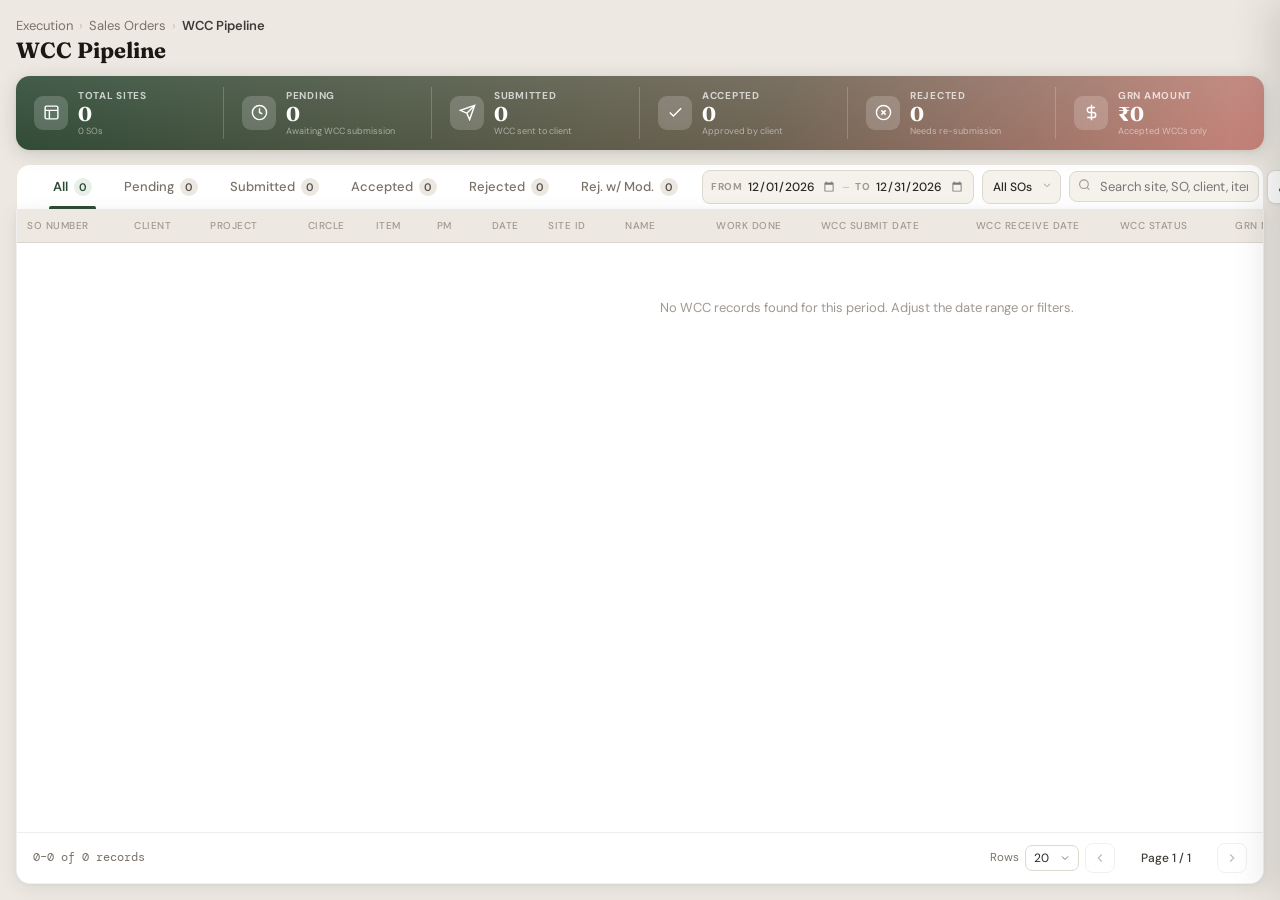
<file: wcc-pipeline.html>
<!DOCTYPE html>
<html lang="en">
<head>
    <meta charset="UTF-8">
    <meta name="viewport" content="width=device-width, initial-scale=1.0">
    <title>WCC Pipeline — ONAQT</title>
    <link rel="preconnect" href="https://fonts.googleapis.com">
    <link rel="preconnect" href="https://fonts.gstatic.com" crossorigin>
    <link href="https://fonts.googleapis.com/css2?family=DM+Sans:ital,opsz,wght@0,9..40,300;0,9..40,400;0,9..40,500;0,9..40,600;0,9..40,700;1,9..40,400&family=DM+Mono:wght@400;500&family=Fraunces:ital,opsz,wght@0,9..144,300;0,9..144,600;0,9..144,700;1,9..144,400&display=swap" rel="stylesheet">
    <style>
        * { margin: 0; padding: 0; box-sizing: border-box; }
        * { font-family: 'DM Sans', -apple-system, BlinkMacSystemFont, sans-serif; font-size: 13px; }
        h1, h2, h3, .stats-banner-value { font-family: 'Fraunces', serif; }

        /* ── THEME VARIABLES ── */
        :root {
            --primary: #2D4A35; --primary-dark: #1e3326; --primary-light: #e6f0e8;
            --cta: #C8837A; --cta-shadow: rgba(200,131,122,0.35);
            --success: #4a7c59; --success-light: #eaf2ec;
            --warning: #b8893a; --warning-light: #fdf4e7;
            --danger: #b85c52; --danger-light: #faeeed;
            --info: #5a7fa8; --info-light: #eef3f9;
            --white: #ffffff; --surface: #FDFCFA; --bg: #EDE9E2;
            --gray-50: #F5F2EC; --gray-100: #ECE8E1; --gray-200: #DDD9D0;
            --gray-300: #C5C0B5; --gray-400: #A09890; --gray-500: #7A7268;
            --gray-600: #5C5650; --gray-700: #3E3A35; --gray-800: #2A2722; --gray-900: #1A1714;
            --shadow-sm: 0 1px 3px rgba(45,40,32,0.06);
            --shadow-md: 0 4px 16px rgba(45,40,32,0.08),0 1px 4px rgba(45,40,32,0.04);
            --shadow-card: 0 2px 12px rgba(45,40,32,0.07),0 0 0 1px rgba(45,40,32,0.04);
            --shadow-xl: 0 24px 48px rgba(45,40,32,0.18), 0 8px 16px rgba(45,40,32,0.10);
            --border-radius: 16px; --border-radius-sm: 12px;
            --transition: all 0.25s cubic-bezier(0.4,0,0.2,1);
        }

        body {
            font-family: 'DM Sans', -apple-system, BlinkMacSystemFont, sans-serif;
            background: var(--bg);
            color: var(--gray-900);
            font-size: 13px;
            line-height: 1.5;
            -webkit-font-smoothing: antialiased;
            min-height: 100vh;
        }

        .page-wrapper {
            display: flex;
            flex-direction: column;
            height: 100vh;
            overflow: hidden;
            padding: 16px;
            gap: 0;
            box-sizing: border-box;
        }

        /* ── HEADER ── */
        .page-header {
            display: flex;
            align-items: center;
            justify-content: space-between;
            padding: 0 0 14px 0;
            flex-shrink: 0;
        }
        .page-header-left { display: flex; flex-direction: column; gap: 2px; }
        .breadcrumb { display: flex; align-items: center; gap: 6px; font-size: 12px; color: var(--gray-500); }
        .breadcrumb-sep { color: var(--gray-300); }
        .breadcrumb-current { color: var(--gray-700); font-weight: 600; }
        .page-title { font-family: 'Fraunces', serif; font-size: 22px; font-weight: 700; color: var(--gray-900); line-height: 1.1; }

        /* ── STATS BANNER ── */
        .stats-banner {
            display: flex; align-items: stretch;
            background: linear-gradient(120deg, var(--primary) 0%, color-mix(in srgb, var(--primary) 60%, var(--cta)) 60%, var(--cta) 100%);
            border-radius: 14px;
            box-shadow: 0 4px 20px rgba(0,0,0,0.14), 0 1px 4px rgba(0,0,0,0.06);
            overflow: hidden;
            margin-bottom: 14px;
            position: relative;
            flex-shrink: 0;
        }
        .stats-banner::before {
            content: ''; position: absolute; inset: 0;
            background: linear-gradient(180deg, rgba(255,255,255,0.10) 0%, transparent 100%);
            pointer-events: none;
        }
        .stats-banner-item {
            flex: 1; display: flex; align-items: center; gap: 10px;
            padding: 12px 18px; position: relative; transition: var(--transition);
            cursor: pointer;
        }
        .stats-banner-item:not(:last-child)::after {
            content: ''; position: absolute; right: 0; top: 15%; bottom: 15%;
            width: 1px; background: rgba(255,255,255,0.2);
        }
        .stats-banner-item:hover { background: rgba(255,255,255,0.1); }
        .stats-banner-icon {
            width: 34px; height: 34px; border-radius: 9px;
            display: flex; align-items: center; justify-content: center;
            flex-shrink: 0; background: rgba(255,255,255,0.18); color: #fff;
        }
        .stats-banner-icon svg { width: 17px; height: 17px; }
        .stats-banner-content { display: flex; flex-direction: column; gap: 1px; }
        .stats-banner-label { font-size: 10px; font-weight: 700; text-transform: uppercase; letter-spacing: 0.7px; color: rgba(255,255,255,0.72); }
        .stats-banner-value { font-size: 20px; font-weight: 700; font-family: 'Fraunces', serif; color: #fff; line-height: 1; }
        .stats-banner-sub { font-size: 9px; color: rgba(255,255,255,0.5); }

        /* ── TAB BAR ── */
        .tab-bar {
            display: flex; align-items: center; justify-content: space-between;
            padding: 0 16px 0 20px;
            background: var(--white);
            border-radius: 14px 14px 0 0;
            border: 1px solid var(--gray-100);
            border-bottom: none;
            flex-shrink: 0;
            gap: 8px;
        }
        .tab-list { display: flex; align-items: center; gap: 0; flex-shrink: 0; }
        .tab-item {
            position: relative; padding: 12px 16px;
            font-size: 13px; font-weight: 500; color: var(--gray-500);
            cursor: pointer; transition: var(--transition); white-space: nowrap;
            display: flex; align-items: center; gap: 6px;
        }
        .tab-item:hover { color: var(--gray-800); }
        .tab-item.active { color: var(--primary); font-weight: 600; }
        .tab-item.active::after {
            content: ''; position: absolute; bottom: 0; left: 12px; right: 12px;
            height: 2.5px; background: var(--primary); border-radius: 2px 2px 0 0;
        }
        .tab-badge {
            display: inline-flex; align-items: center; justify-content: center;
            min-width: 18px; height: 18px; padding: 0 5px;
            background: var(--gray-100); color: var(--gray-600);
            border-radius: 9px; font-size: 11px; font-weight: 600;
        }
        .tab-item.active .tab-badge { background: var(--primary-light); color: var(--primary); }
        .tab-actions { display: flex; align-items: center; gap: 8px; flex-shrink: 0; }
        .toolbar-title-wrap { display: flex; align-items: center; gap: 8px; padding: 12px 0; flex-shrink: 0; }
        .toolbar-title { font-family: 'Fraunces', serif; font-size: 15px; font-weight: 600; color: var(--gray-900); }
        .toolbar-count { display: inline-flex; align-items: center; justify-content: center; min-width: 22px; height: 20px; padding: 0 7px; background: var(--gray-100); color: var(--gray-600); border-radius: 10px; font-size: 11px; font-weight: 600; }

        /* ── SEARCH ── */
        .wd-search-wrap { position: relative; }
        .wd-search-input {
            width: 190px; padding: 6px 10px 6px 30px;
            background: var(--gray-50); border: 1px solid var(--gray-200);
            border-radius: 8px; color: var(--gray-800); outline: none;
            transition: var(--transition);
        }
        .wd-search-input:focus { border-color: var(--primary); background: var(--white); box-shadow: 0 0 0 3px var(--primary-light); }
        .wd-search-icon { position: absolute; left: 9px; top: 50%; transform: translateY(-50%); color: var(--gray-400); pointer-events: none; }
        .wd-search-icon svg { width: 13px; height: 13px; }

        /* ── ICON BTNS ── */
        .cb-icon-btn {
            width: 34px; height: 34px; padding: 0;
            display: inline-flex; align-items: center; justify-content: center;
            background: var(--white); border: 1.5px solid var(--gray-200);
            border-radius: 8px; color: var(--gray-600); cursor: pointer;
            transition: var(--transition); flex-shrink: 0;
            box-shadow: var(--shadow-sm);
        }
        .cb-icon-btn svg { width: 15px; height: 15px; stroke-width: 1.8; }
        .cb-icon-btn:hover { border-color: var(--primary); color: var(--primary); background: var(--primary-light); }

        /* ── DATE RANGE FILTER (inline in tab-actions) ── */
        .date-range-wrap {
            display: flex; align-items: center; gap: 5px;
            background: var(--gray-50); border: 1px solid var(--gray-200);
            border-radius: 8px; padding: 0 8px; height: 34px;
            flex-shrink: 0;
        }
        .date-range-label {
            font-size: 10px; font-weight: 700; text-transform: uppercase;
            letter-spacing: 0.5px; color: var(--gray-400); white-space: nowrap;
        }
        .date-range-input {
            border: none; background: transparent; outline: none;
            font-size: 12px; font-weight: 500; color: var(--gray-800);
            cursor: pointer; width: 90px;
            font-family: 'DM Sans', sans-serif;
        }
        .date-range-input::-webkit-calendar-picker-indicator { opacity: 0.5; cursor: pointer; width: 12px; }
        .date-range-sep {
            color: var(--gray-300); font-size: 12px; flex-shrink: 0;
        }
        .date-range-wrap:focus-within {
            border-color: var(--primary); background: var(--white);
            box-shadow: 0 0 0 3px var(--primary-light);
        }

        /* ── SO SELECT ── */
        .so-select-wrap { position: relative; display: flex; align-items: center; }
        .so-select {
            padding: 6px 28px 6px 10px;
            background: var(--gray-50); border: 1px solid var(--gray-200);
            border-radius: 8px; color: var(--gray-800); outline: none;
            font-size: 12px; font-weight: 500; cursor: pointer;
            transition: var(--transition); height: 34px;
            appearance: none; -webkit-appearance: none;
            font-family: 'DM Sans', sans-serif;
        }
        .so-select:focus { border-color: var(--primary); background: var(--white); box-shadow: 0 0 0 3px var(--primary-light); }
        .so-select-icon {
            position: absolute; right: 8px; top: 50%; transform: translateY(-50%);
            color: var(--gray-400); pointer-events: none;
        }
        .so-select-icon svg { width: 12px; height: 12px; }

        /* ── TABLE CARD ── */
        .table-card {
            background: var(--white);
            border-radius: 0 0 14px 14px;
            box-shadow: 0 4px 20px rgba(0,0,0,0.08), 0 1px 4px rgba(0,0,0,0.04);
            border: 1px solid rgba(0,0,0,0.06);
            border-top: none;
            flex: 1;
            display: flex;
            flex-direction: column;
            min-height: 0;
            overflow: hidden;
        }

        /* ── FUNNEL STRIP ── */
        .funnel-strip {
            display: flex; align-items: center; gap: 0;
            padding: 6px 20px;
            background: var(--white);
            border-bottom: 1px solid var(--gray-100);
            flex-shrink: 0; overflow-x: auto;
        }
        .funnel-step { display: flex; align-items: center; gap: 0; flex-shrink: 0; }
        .funnel-arrow { color: var(--gray-300); padding: 0 6px; font-size: 14px; }
        .funnel-btn {
            display: flex; align-items: center; gap: 8px;
            padding: 5px 12px; border-radius: 8px;
            border: 1.5px solid transparent; cursor: pointer;
            transition: var(--transition); background: transparent;
        }
        .funnel-btn:hover { background: var(--gray-50); border-color: var(--gray-200); }
        .funnel-btn.f-active { background: var(--primary-light); border-color: var(--primary); }
        .funnel-meta { display: flex; flex-direction: column; gap: 2px; }
        .funnel-count { font-size: 15px; font-weight: 700; font-family: 'Fraunces', serif; color: var(--gray-900); line-height: 1; }
        .funnel-btn.f-active .funnel-count { color: var(--primary); }
        .funnel-label { font-size: 10px; font-weight: 600; color: var(--gray-500); white-space: nowrap; text-transform: uppercase; letter-spacing: 0.4px; }
        .funnel-btn.f-active .funnel-label { color: var(--primary); }
        .funnel-bar-wrap { width: 4px; border-radius: 2px; align-self: stretch; min-height: 24px; }
        .fbar-all       { background: var(--primary); }
        .fbar-pending   { background: #3b82f6; }
        .fbar-submitted { background: #0ea5e9; }
        .fbar-accepted  { background: var(--success); }
        .fbar-rejected  { background: var(--danger); }
        .fbar-modified  { background: var(--warning); }

        /* ── STATUS PILLS ── */
        .status-pill {
            display: inline-flex; align-items: center; gap: 4px;
            padding: 3px 9px; border-radius: 6px; font-size: 11px; font-weight: 600; white-space: nowrap;
        }
        .status-pill::before { content: ''; width: 5px; height: 5px; border-radius: 50%; flex-shrink: 0; }
        .s-Pending    { background: #dbeafe; color: #1d4ed8; } .s-Pending::before    { background: #1d4ed8; }
        .s-Submitted  { background: #e0f2fe; color: #0369a1; } .s-Submitted::before  { background: #0369a1; }
        .s-Accepted   { background: var(--success-light); color: var(--success); } .s-Accepted::before { background: var(--success); }
        .s-Rejected   { background: var(--danger-light); color: var(--danger); }   .s-Rejected::before { background: var(--danger); }
        .s-Rejected_with_modification { background: var(--warning-light); color: var(--warning); }
        .s-Rejected_with_modification::before { background: var(--warning); }

        /* ── MISC CELL ── */
        .amount-cell { font-weight: 600; color: var(--gray-800); font-variant-numeric: tabular-nums; }
        .amount-cell.zero { color: var(--gray-400); font-weight: 400; }
        .null-dash { color: var(--gray-300); font-size: 14px; }
        .meta-text { font-size: 12px; color: var(--gray-600); }
        .mono-tag {
            display: inline-flex; padding: 2px 7px; border-radius: 4px;
            font-size: 10px; font-weight: 700; white-space: nowrap; font-family: monospace;
        }
        .mono-so  { background: var(--primary-light); color: var(--primary); }
        .mono-grn { background: var(--success-light); color: var(--success); }
        .remark-cell { font-size: 11px; color: var(--warning); font-style: italic; }

        /* ── NAME CELL ── */
        .name-cell { display: flex; align-items: center; gap: 7px; min-width: 0; }
        .name-avatar {
            width: 22px; height: 22px; border-radius: 5px; flex-shrink: 0;
            display: flex; align-items: center; justify-content: center;
            color: #fff; font-weight: 700; font-size: 8.5px; letter-spacing: 0.2px;
        }
        .av-emp    { background: var(--primary); }
        .av-vendor { background: var(--cta); }
        .name-meta { display: flex; flex-direction: column; gap: 1px; min-width: 0; }
        .name-text { font-weight: 600; font-size: 11.5px; color: var(--gray-800); white-space: nowrap; overflow: hidden; text-overflow: ellipsis; line-height: 1.1; }
        .name-badge { font-size: 8.5px; font-weight: 700; text-transform: uppercase; letter-spacing: 0.4px; line-height: 1; }
        .nb-emp    { color: var(--primary); }
        .nb-vendor { color: var(--cta); }

        /* ── AG GRID ── */
        /* ── NATIVE TABLE (mirrors Plan vs Actual employee table) ── */
        .tbl-scroll { flex: 1; min-height: 0; overflow: auto; }
        .tbl-scroll::-webkit-scrollbar { width: 9px; height: 9px; }
        .tbl-scroll::-webkit-scrollbar-thumb { background: var(--gray-300); border-radius: 5px; }
        .tbl-scroll::-webkit-scrollbar-track { background: transparent; }
        table.wcc-table { width: 100%; border-collapse: separate; border-spacing: 0; min-width: 1700px; }
        table.wcc-table thead th {
            position: sticky; top: 0; z-index: 5;
            background: var(--bg);
            padding: 9px 10px; text-align: left;
            font-size: 10px; font-weight: 500; color: var(--gray-400);
            text-transform: uppercase; letter-spacing: 0.05em;
            white-space: nowrap; cursor: pointer; user-select: none;
            border-bottom: 1px solid rgba(45,40,32,.10);
            transition: color .12s;
        }
        table.wcc-table thead th:hover { color: var(--gray-700); }
        table.wcc-table thead th.sorted { color: var(--primary); }
        table.wcc-table thead th.th-right { text-align: right; }
        table.wcc-table thead th.th-center { text-align: center; }
        .th-arrow { display: inline-block; width: 0; opacity: 0; margin-left: 3px; font-size: 9px; transition: opacity .12s; }
        table.wcc-table thead th.sorted .th-arrow { width: auto; opacity: 1; }
        table.wcc-table tbody td {
            padding: 7px 10px; vertical-align: middle; white-space: nowrap;
            border-bottom: 1px solid rgba(45,40,32,.06);
        }
        table.wcc-table tbody td.td-right { text-align: right; }
        table.wcc-table tbody td.td-center { text-align: center; }
        table.wcc-table tbody tr { transition: background .1s; cursor: pointer; }
        table.wcc-table tbody tr:hover td { background: var(--gray-50); }
        table.wcc-table tbody tr:last-child td { border-bottom: none; }
        .tbl-empty { padding: 48px; text-align: center; color: var(--gray-400); font-size: 13px; }

        /* table footer (count + pagination) */
        .tbl-footer {
            display: flex; align-items: center; justify-content: space-between;
            padding: 10px 16px; border-top: 1px solid rgba(45,40,32,.08);
            background: var(--white); flex-shrink: 0; gap: 12px;
        }
        .tbl-count { font-size: 11.5px; color: var(--gray-500); font-family: 'DM Mono', monospace; }
        .tbl-pager { display: flex; align-items: center; gap: 6px; }
        .tbl-pg-btn {
            width: 30px; height: 30px; display: inline-flex; align-items: center; justify-content: center;
            border: 1.5px solid var(--gray-200); background: var(--white); border-radius: 8px;
            color: var(--gray-600); cursor: pointer; transition: var(--transition);
        }
        .tbl-pg-btn svg { width: 14px; height: 14px; stroke: currentColor; fill: none; stroke-width: 2; }
        .tbl-pg-btn:hover:not(:disabled) { border-color: var(--primary); color: var(--primary); background: var(--primary-light); }
        .tbl-pg-btn:disabled { opacity: .4; cursor: not-allowed; }
        .tbl-pg-info { font-size: 12px; color: var(--gray-700); font-weight: 500; min-width: 90px; text-align: center; }
        .tbl-pg-size { display: flex; align-items: center; gap: 6px; font-size: 11.5px; color: var(--gray-500); }
        .tbl-pg-size select {
            padding: 4px 24px 4px 8px; border: 1.5px solid var(--gray-200); border-radius: 7px;
            background: var(--white); color: var(--gray-800); font-size: 12px; cursor: pointer; outline: none;
            appearance: none; -webkit-appearance: none;
            background-image: url("data:image/svg+xml,%3Csvg xmlns='http://www.w3.org/2000/svg' width='12' height='12' viewBox='0 0 24 24' fill='none' stroke='%237A7268' stroke-width='2'%3E%3Cpolyline points='6 9 12 15 18 9'/%3E%3C/svg%3E");
            background-repeat: no-repeat; background-position: right 7px center;
        }

        /* WCC aging pill */
        .aging-pill { display: inline-flex; align-items: center; gap: 4px; padding: 3px 9px; border-radius: 99px; font-size: 11px; font-weight: 600; font-family: 'DM Mono', monospace; white-space: nowrap; }
        .aging-pill .ad { font-family: 'DM Sans', sans-serif; font-weight: 400; font-size: 9.5px; opacity: .7; }
        .aging-good { background: var(--success-light); color: var(--success); }
        .aging-warn { background: var(--warning-light); color: var(--warning); }
        .aging-bad  { background: var(--danger-light); color: var(--danger); }
        .aging-open { background: var(--gray-100); color: var(--gray-500); }
        .aging-open.aging-warn { background: var(--warning-light); color: var(--warning); }
        .aging-open.aging-bad  { background: var(--danger-light); color: var(--danger); }

        /* ── PvA-style cell helpers (mirrors Plan vs Actual employee table) ── */
        .rp-emp-cell { display: flex; align-items: center; gap: 8px; overflow: hidden; min-width: 0; }
        .rp-avatar { width: 30px; height: 30px; border-radius: 50%; display: inline-flex; align-items: center; justify-content: center; font-size: 11px; font-weight: 700; flex-shrink: 0; color: #fff; }
        .rp-av-emp { background: var(--primary); }
        .rp-av-ven { background: var(--cta); }
        .rp-av-site { background: var(--info); }
        .rp-emp-info { min-width: 0; display: flex; flex-direction: column; }
        .rp-emp-name { font-weight: 500; font-size: 12px; color: var(--gray-900); white-space: nowrap; overflow: hidden; text-overflow: ellipsis; line-height: 1.2; }
        .rp-emp-role { font-size: 10px; color: var(--gray-400); margin-top: 1px; white-space: nowrap; overflow: hidden; text-overflow: ellipsis; }
        .rp-site-bold { font-weight: 700; font-size: 12px; color: var(--gray-900); white-space: nowrap; }
        .rp-pm-name { font-family: 'DM Sans', sans-serif; font-size: 12px; font-weight: 400; color: var(--gray-600); white-space: nowrap; }
        .rp-cell-text { font-family: 'DM Sans', sans-serif; font-size: 12px; font-weight: 400; color: var(--gray-700); white-space: nowrap; overflow: hidden; text-overflow: ellipsis; }
        .rp-cell-bold { font-family: 'DM Sans', sans-serif; font-size: 12px; font-weight: 400; color: var(--gray-800); white-space: nowrap; overflow: hidden; text-overflow: ellipsis; }
        .rp-num { font-family: 'DM Mono', 'Courier New', monospace; font-size: 12px; font-weight: 400; color: var(--gray-800); }
        .rp-num.muted { color: var(--gray-400); }
        .rp-num .rs { font-family: 'DM Sans', sans-serif; }
        .rp-mono-tag { display: inline-block; font-size: 10px; padding: 2px 7px; border-radius: 4px; background: var(--primary-light); color: var(--primary); font-family: 'DM Mono', monospace; font-weight: 500; white-space: nowrap; }
        .rp-mono-tag.grn { background: var(--success-light); color: var(--success); }
        .rp-badge { display: inline-flex; align-items: center; gap: 4px; padding: 3px 9px; border-radius: 99px; font-size: 10px; font-weight: 500; white-space: nowrap; }
        .rp-badge::before { content: ''; width: 5px; height: 5px; border-radius: 50%; }
        .rp-b-Pending    { background: #dbeafe; color: #1d4ed8; } .rp-b-Pending::before    { background: #1d4ed8; }
        .rp-b-Submitted  { background: #e0f2fe; color: #0369a1; } .rp-b-Submitted::before  { background: #0369a1; }
        .rp-b-Accepted   { background: var(--success-light); color: var(--success); } .rp-b-Accepted::before   { background: var(--success); }
        .rp-b-Rejected   { background: var(--danger-light); color: var(--danger); }   .rp-b-Rejected::before   { background: var(--danger); }
        .rp-b-Rejected_with_modification { background: var(--warning-light); color: var(--warning); } .rp-b-Rejected_with_modification::before { background: var(--warning); }
        .rp-item-tag { display: inline-flex; align-items: center; font-size: 10.5px; font-weight: 600; color: var(--info); background: var(--info-light); border-radius: 5px; padding: 2px 8px; white-space: nowrap; }
        .rp-circle-chip { display: inline-flex; font-size: 10px; font-weight: 700; color: var(--gray-600); background: var(--gray-100); border-radius: 4px; padding: 2px 7px; letter-spacing: .02em; }

        /* ════════ DETAIL DRAWER ════════ */
        .drawer-overlay { position: fixed; inset: 0; z-index: 1500; pointer-events: none; }
        .drawer-overlay.active { pointer-events: auto; }
        .drawer-backdrop { position: absolute; inset: 0; background: rgba(0,0,0,0.4); backdrop-filter: blur(2px); opacity: 0; transition: opacity .3s; }
        .drawer-overlay.active .drawer-backdrop { opacity: 1; }
        .detail-drawer {
            position: absolute; top: 0; right: 0; bottom: 0;
            width: 620px; max-width: 96vw; background: var(--white);
            box-shadow: -8px 0 40px rgba(0,0,0,0.14);
            display: flex; flex-direction: column;
            transform: translateX(100%); transition: transform .32s cubic-bezier(0.4,0,0.2,1);
        }
        .drawer-overlay.active .detail-drawer { transform: translateX(0); }
        .drawer-header {
            padding: 18px 22px; border-bottom: 1px solid var(--gray-100);
            display: flex; align-items: flex-start; justify-content: space-between;
            flex-shrink: 0; gap: 14px;
        }
        .drawer-title { font-family: 'Fraunces', serif; font-size: 21px; font-weight: 700; color: var(--primary); letter-spacing: -0.4px; line-height: 1.2; }
        .drawer-sub { font-size: 12px; color: var(--gray-500); margin-top: 4px; display: flex; align-items: center; gap: 8px; flex-wrap: wrap; }
        .drawer-close { width: 32px; height: 32px; display: grid; place-items: center; border: 0; background: var(--gray-100); border-radius: 8px; cursor: pointer; color: var(--gray-600); flex-shrink: 0; transition: var(--transition); }
        .drawer-close:hover { background: var(--danger-light); color: var(--danger); }
        .drawer-close svg { width: 16px; height: 16px; stroke: currentColor; fill: none; stroke-width: 2.2; }
        .drawer-body { flex: 1; overflow-y: auto; padding: 20px 22px; }
        .drawer-footer { padding: 14px 22px; border-top: 1px solid var(--gray-100); display: flex; gap: 8px; justify-content: flex-end; flex-shrink: 0; background: var(--gray-50); }

        /* drawer header status pill */
        .dh-status { display: inline-flex; }

        /* summary band */
        .dr-summary { display: grid; grid-template-columns: repeat(4, 1fr); gap: 0; background: var(--gray-50); border: 1px solid var(--gray-100); border-radius: 12px; overflow: hidden; margin-bottom: 20px; }
        .dr-summary-item { padding: 12px 14px; position: relative; }
        .dr-summary-item:not(:last-child)::after { content: ''; position: absolute; right: 0; top: 18%; bottom: 18%; width: 1px; background: var(--gray-200); }
        .dr-summary-label { font-size: 9.5px; font-weight: 700; text-transform: uppercase; letter-spacing: .05em; color: var(--gray-400); margin-bottom: 4px; }
        .dr-summary-value { font-size: 16px; font-weight: 700; font-family: 'Fraunces', serif; color: var(--gray-900); line-height: 1; }
        .dr-summary-value.green { color: var(--primary); }
        .dr-summary-value.coral { color: var(--cta); }

        /* sections */
        .dr-section { padding-bottom: 20px; margin-bottom: 20px; border-bottom: 1px solid var(--gray-100); }
        .dr-section:last-child { border-bottom: 0; margin-bottom: 0; padding-bottom: 0; }
        .dr-section-title { font-size: 10.5px; font-weight: 700; text-transform: uppercase; letter-spacing: .07em; color: var(--gray-400); margin-bottom: 12px; display: flex; align-items: center; gap: 7px; }
        .dr-section-title .ct { font-weight: 700; color: var(--gray-500); background: var(--gray-100); border-radius: 20px; padding: 1px 8px; font-size: 10px; letter-spacing: 0; text-transform: none; }
        .dr-section-title .amt-chip { margin-left: auto; font-weight: 700; color: var(--primary); background: var(--primary-light); border-radius: 20px; padding: 2px 9px; font-size: 11px; letter-spacing: 0; text-transform: none; }

        /* meta grid */
        .dr-meta-grid { display: grid; grid-template-columns: 1fr 1fr; gap: 14px; }
        .dr-meta-item { display: flex; flex-direction: column; gap: 3px; }
        .dr-meta-label { font-size: 10.5px; color: var(--gray-400); font-weight: 600; text-transform: uppercase; letter-spacing: .04em; }
        .dr-meta-value { font-size: 13px; color: var(--gray-800); font-weight: 500; }
        .dr-meta-value.primary { color: var(--primary); font-weight: 700; }
        .dr-meta-value.code { font-family: 'Courier New', monospace; font-weight: 700; font-size: 12px; }

        /* activity timeline (by date) */
        .act-list { display: flex; flex-direction: column; gap: 9px; }
        .act-row { display: flex; align-items: center; gap: 12px; padding: 10px 12px; background: var(--gray-50); border: 1px solid var(--gray-100); border-radius: 10px; }
        .act-date { display: flex; flex-direction: column; align-items: center; min-width: 42px; flex-shrink: 0; }
        .act-date-d { font-size: 16px; font-weight: 700; font-family: 'Fraunces', serif; color: var(--primary); line-height: 1; }
        .act-date-m { font-size: 9px; font-weight: 700; text-transform: uppercase; letter-spacing: .04em; color: var(--gray-400); margin-top: 2px; }
        .act-divider { width: 1px; align-self: stretch; background: var(--gray-200); }
        .act-main { flex: 1; min-width: 0; }
        .act-type-tag { display: inline-flex; font-size: 9px; font-weight: 700; text-transform: uppercase; letter-spacing: .04em; color: var(--info); background: var(--info-light); border-radius: 4px; padding: 2px 7px; }
        .act-activity { font-size: 12.5px; font-weight: 600; color: var(--gray-800); }
        .act-who { font-size: 11px; color: var(--gray-500); margin-top: 3px; display: flex; align-items: center; gap: 8px; flex-wrap: wrap; }
        .act-who.res-names { font-size: 11px; color: var(--gray-600); }
        .act-vendor-cost { font-size: 10px; font-weight: 600; color: var(--cta); background: color-mix(in srgb, var(--cta) 12%, transparent); border-radius: 4px; padding: 1px 6px; }
        .act-amt-wrap { display: flex; flex-direction: column; align-items: flex-end; flex-shrink: 0; }
        .act-amt { font-size: 13px; font-weight: 700; color: var(--gray-800); font-variant-numeric: tabular-nums; line-height: 1.1; }
        .act-amt-label { font-size: 8.5px; font-weight: 700; text-transform: uppercase; letter-spacing: .04em; color: var(--gray-400); margin-top: 1px; }

        /* type group: type header outside, activities below */
        .type-group { margin-bottom: 14px; }
        .type-group:last-child { margin-bottom: 0; }
        .type-group-head { display: flex; align-items: center; gap: 8px; margin-bottom: 8px; }
        .type-group-amt { margin-left: auto; font-size: 11px; font-weight: 700; color: var(--gray-500); font-variant-numeric: tabular-nums; }

        /* revenue head group (parent of type) */
        .rh-group { margin-bottom: 18px; padding-left: 12px; border-left: 2px solid var(--primary-light); }
        .rh-group:last-child { margin-bottom: 0; }
        .rh-head { display: flex; align-items: center; gap: 9px; margin-bottom: 12px; }
        .rh-label { font-size: 8.5px; font-weight: 700; text-transform: uppercase; letter-spacing: .06em; color: var(--gray-400); background: var(--gray-100); border-radius: 4px; padding: 2px 7px; flex-shrink: 0; }
        .rh-name { font-family: 'Fraunces', serif; font-size: 14px; font-weight: 700; color: var(--primary); }
        .rh-amt { margin-left: auto; font-size: 12px; font-weight: 700; color: var(--primary); font-variant-numeric: tabular-nums; }

        /* resource lock button in section title */
        .res-lock-btn { margin-left: auto; width: 26px; height: 26px; border-radius: 7px; border: 1.5px solid var(--gray-200); background: var(--white); color: var(--gray-500); display: grid; place-items: center; cursor: pointer; transition: var(--transition); flex-shrink: 0; }
        .res-lock-btn svg { width: 13px; height: 13px; stroke: currentColor; fill: none; stroke-width: 2; }
        .res-lock-btn:hover { border-color: var(--primary); color: var(--primary); background: var(--primary-light); }
        .res-lock-btn.unlocked { border-color: var(--success); color: var(--success); background: var(--success-light); }
        .dr-section-title .res-lock-btn { margin-left: 8px; }

        /* locked resources placeholder */
        .res-locked { display: flex; align-items: center; gap: 12px; padding: 13px 14px; background: var(--warning-light); border: 1px dashed color-mix(in srgb, var(--warning) 40%, transparent); border-radius: 11px; cursor: pointer; transition: var(--transition); }
        .res-locked:hover { background: color-mix(in srgb, var(--warning-light) 80%, var(--warning) 6%); }
        .res-locked-icon { width: 34px; height: 34px; border-radius: 9px; background: var(--warning); color: #fff; display: grid; place-items: center; flex-shrink: 0; }
        .res-locked-icon svg { width: 16px; height: 16px; stroke: currentColor; fill: none; stroke-width: 2; }
        .res-locked-text { flex: 1; display: flex; flex-direction: column; gap: 2px; }
        .res-locked-text b { font-size: 12px; color: var(--gray-800); font-weight: 700; }
        .res-locked-text span { font-size: 10.5px; color: var(--gray-500); line-height: 1.4; }
        .res-unlock-pill { font-size: 11px; font-weight: 700; color: #fff; background: var(--warning); border-radius: 7px; padding: 6px 12px; flex-shrink: 0; }

        /* ════════ OTP MODAL ════════ */
        .otp-overlay { position: fixed; inset: 0; z-index: 1700; background: rgba(0,0,0,.45); backdrop-filter: blur(2px); display: none; align-items: center; justify-content: center; padding: 18px; }
        .otp-overlay.active { display: flex; }
        .otp-modal { background: var(--white); border-radius: 18px; box-shadow: var(--shadow-xl); width: min(420px, 96vw); display: flex; flex-direction: column; animation: otpIn .22s cubic-bezier(.4,0,.2,1); }
        @keyframes otpIn { from { transform: scale(.94); opacity: 0; } to { transform: none; opacity: 1; } }
        .otp-head { display: flex; align-items: center; gap: 12px; padding: 18px 20px; border-bottom: 1px solid var(--gray-100); }
        .otp-lock { width: 38px; height: 38px; border-radius: 10px; background: var(--primary); color: #fff; display: grid; place-items: center; flex-shrink: 0; }
        .otp-lock svg { width: 18px; height: 18px; stroke: currentColor; fill: none; stroke-width: 2; }
        .otp-title { font-family: 'Fraunces', serif; font-size: 16px; font-weight: 700; color: var(--gray-900); }
        .otp-subtitle { font-size: 11px; color: var(--gray-500); margin-top: 1px; }
        .otp-body { padding: 18px 20px; display: flex; flex-direction: column; gap: 14px; }
        .otp-field { display: flex; flex-direction: column; gap: 6px; }
        .otp-field label { font-size: 11px; font-weight: 700; text-transform: uppercase; letter-spacing: .04em; color: var(--gray-500); }
        .otp-field input { padding: 10px 12px; border: 1.5px solid var(--gray-200); border-radius: 9px; font-size: 14px; color: var(--gray-800); outline: none; transition: var(--transition); background: var(--gray-50); }
        .otp-field input:focus { border-color: var(--primary); background: var(--white); box-shadow: 0 0 0 3px var(--primary-light); }
        #otpCode { letter-spacing: 4px; font-weight: 700; text-align: center; }
        .otp-err { display: none; font-size: 11.5px; color: var(--danger); font-weight: 600; background: var(--danger-light); border-radius: 7px; padding: 7px 10px; }
        .otp-hint { font-size: 11px; color: var(--gray-500); line-height: 1.4; }
        .otp-hint b { color: var(--gray-700); font-weight: 700; }
        .otp-foot { padding: 14px 20px; border-top: 1px solid var(--gray-100); display: flex; gap: 8px; justify-content: flex-end; background: var(--gray-50); border-radius: 0 0 18px 18px; }

        /* person chip */
        .p-chip { display: inline-flex; align-items: center; gap: 5px; }
        .p-dot { width: 16px; height: 16px; border-radius: 4px; display: grid; place-items: center; color: #fff; font-size: 7.5px; font-weight: 700; flex-shrink: 0; }
        .p-emp { background: var(--primary); }
        .p-ven { background: var(--cta); }
        .p-type { font-size: 8.5px; font-weight: 700; text-transform: uppercase; letter-spacing: .03em; }
        .p-type.t-emp { color: var(--primary); }
        .p-type.t-ven { color: var(--cta); }

        /* cost line items */
        .li-list { display: flex; flex-direction: column; gap: 0; }
        .li-row { display: flex; align-items: center; gap: 10px; padding: 9px 2px; border-bottom: 1px solid var(--gray-100); }
        .li-row:last-child { border-bottom: 0; }
        .li-icon { width: 26px; height: 26px; border-radius: 7px; display: grid; place-items: center; flex-shrink: 0; }
        .li-icon svg { width: 13px; height: 13px; stroke-width: 2; fill: none; }
        .li-icon.mat { background: var(--info-light); color: var(--info); }
        .li-icon.clm { background: var(--warning-light); color: var(--warning); }
        .li-icon.oth { background: var(--gray-100); color: var(--gray-500); }
        .li-icon.ven { background: color-mix(in srgb, var(--cta) 16%, transparent); color: var(--cta); }
        .li-main { flex: 1; min-width: 0; }
        .li-name { font-size: 12.5px; font-weight: 600; color: var(--gray-800); }
        .li-meta { font-size: 11px; color: var(--gray-500); margin-top: 1px; }
        .li-amt { font-size: 13px; font-weight: 700; color: var(--gray-800); font-variant-numeric: tabular-nums; flex-shrink: 0; }
        .li-empty { font-size: 12px; color: var(--gray-400); font-style: italic; padding: 8px 2px; }

        /* invoice card */
        .inv-card { background: var(--primary-light); border: 1px solid color-mix(in srgb, var(--primary) 20%, transparent); border-radius: 12px; padding: 14px 16px; display: flex; align-items: center; gap: 14px; }
        .inv-card.unbilled { background: var(--warning-light); border-color: color-mix(in srgb, var(--warning) 24%, transparent); }
        .inv-icon { width: 38px; height: 38px; border-radius: 10px; background: var(--primary); color: #fff; display: grid; place-items: center; flex-shrink: 0; }
        .inv-card.unbilled .inv-icon { background: var(--warning); }
        .inv-icon svg { width: 18px; height: 18px; stroke: currentColor; fill: none; stroke-width: 2; }
        .inv-main { flex: 1; }
        .inv-no { font-size: 14px; font-weight: 700; color: var(--gray-900); font-family: 'Courier New', monospace; }
        .inv-sub { font-size: 11px; color: var(--gray-500); margin-top: 2px; }
        .inv-amt { font-size: 18px; font-weight: 700; font-family: 'Fraunces', serif; color: var(--primary); }
        .inv-card.unbilled .inv-amt { color: var(--warning); }

        /* footer btns */
        .dr-btn { display: inline-flex; align-items: center; gap: 6px; padding: 8px 16px; border-radius: 8px; font-size: 12px; font-weight: 600; cursor: pointer; transition: var(--transition); border: 1.5px solid transparent; }
        .dr-btn svg { width: 13px; height: 13px; stroke: currentColor; fill: none; stroke-width: 2; }
        .dr-btn.ghost { background: var(--white); border-color: var(--gray-200); color: var(--gray-700); }
        .dr-btn.ghost:hover { border-color: var(--primary); color: var(--primary); background: var(--primary-light); }
        .dr-btn.solid { background: var(--primary); color: #fff; }
        .dr-btn.solid:hover { background: var(--primary-dark); }

        /* status banner inside drawer */
        .dr-info-banner { display: flex; align-items: center; gap: 8px; background: var(--info-light); border: 1px solid color-mix(in srgb, var(--info) 22%, transparent); border-radius: 10px; padding: 9px 12px; font-size: 11.5px; color: var(--info); margin-bottom: 18px; }
        .dr-info-banner svg { width: 14px; height: 14px; stroke: currentColor; fill: none; stroke-width: 2; flex-shrink: 0; }
    </style>
</head>
<body>

<div class="page-wrapper">

    <!-- PAGE HEADER -->
    <div class="page-header">
        <div class="page-header-left">
            <div class="breadcrumb">
                <span>Execution</span>
                <span class="breadcrumb-sep">›</span>
                <span>Sales Orders</span>
                <span class="breadcrumb-sep">›</span>
                <span class="breadcrumb-current">WCC Pipeline</span>
            </div>
            <div class="page-title">WCC Pipeline</div>
        </div>
    </div>

    <!-- STATS BANNER -->
    <div class="stats-banner">
        <div class="stats-banner-item" onclick="wccTab('all')">
            <div class="stats-banner-icon">
                <svg fill="none" stroke="currentColor" stroke-width="2" viewBox="0 0 24 24"><rect x="3" y="3" width="18" height="18" rx="2"/><line x1="3" y1="9" x2="21" y2="9"/><line x1="9" y1="21" x2="9" y2="9"/></svg>
            </div>
            <div class="stats-banner-content">
                <div class="stats-banner-label">Total Sites</div>
                <div class="stats-banner-value" id="svTotal">—</div>
                <div class="stats-banner-sub" id="svTotalSub">In period</div>
            </div>
        </div>
        <div class="stats-banner-item" onclick="wccTab('Pending')">
            <div class="stats-banner-icon">
                <svg fill="none" stroke="currentColor" stroke-width="2" viewBox="0 0 24 24"><circle cx="12" cy="12" r="10"/><polyline points="12 6 12 12 16 14"/></svg>
            </div>
            <div class="stats-banner-content">
                <div class="stats-banner-label">Pending</div>
                <div class="stats-banner-value" id="svPending">—</div>
                <div class="stats-banner-sub">Awaiting WCC submission</div>
            </div>
        </div>
        <div class="stats-banner-item" onclick="wccTab('Submitted')">
            <div class="stats-banner-icon">
                <svg fill="none" stroke="currentColor" stroke-width="2" viewBox="0 0 24 24"><path d="M22 2L11 13"/><path d="M22 2L15 22 11 13 2 9l20-7z"/></svg>
            </div>
            <div class="stats-banner-content">
                <div class="stats-banner-label">Submitted</div>
                <div class="stats-banner-value" id="svSubmitted">—</div>
                <div class="stats-banner-sub">WCC sent to client</div>
            </div>
        </div>
        <div class="stats-banner-item" onclick="wccTab('Accepted')">
            <div class="stats-banner-icon">
                <svg fill="none" stroke="currentColor" stroke-width="2" viewBox="0 0 24 24"><polyline points="20 6 9 17 4 12"/></svg>
            </div>
            <div class="stats-banner-content">
                <div class="stats-banner-label">Accepted</div>
                <div class="stats-banner-value" id="svAccepted">—</div>
                <div class="stats-banner-sub">Approved by client</div>
            </div>
        </div>
        <div class="stats-banner-item" onclick="wccTab('Rejected')">
            <div class="stats-banner-icon">
                <svg fill="none" stroke="currentColor" stroke-width="2" viewBox="0 0 24 24"><circle cx="12" cy="12" r="10"/><line x1="15" y1="9" x2="9" y2="15"/><line x1="9" y1="9" x2="15" y2="15"/></svg>
            </div>
            <div class="stats-banner-content">
                <div class="stats-banner-label">Rejected</div>
                <div class="stats-banner-value" id="svRejected">—</div>
                <div class="stats-banner-sub">Needs re-submission</div>
            </div>
        </div>
        <div class="stats-banner-item" onclick="wccTab('all')">
            <div class="stats-banner-icon">
                <svg fill="none" stroke="currentColor" stroke-width="2" viewBox="0 0 24 24"><line x1="12" y1="1" x2="12" y2="23"/><path d="M17 5H9.5a3.5 3.5 0 0 0 0 7h5a3.5 3.5 0 0 1 0 7H6"/></svg>
            </div>
            <div class="stats-banner-content">
                <div class="stats-banner-label">GRN Amount</div>
                <div class="stats-banner-value" id="svRecAmt">—</div>
                <div class="stats-banner-sub">Accepted WCCs only</div>
            </div>
        </div>
    </div>

    <!-- TAB BAR -->
    <div class="tab-bar">
        <div class="tab-list">
            <div class="tab-item active" data-tab="all" onclick="wccTab('all')">All <span class="tab-badge" id="bdgAll">0</span></div>
            <div class="tab-item" data-tab="Pending"    onclick="wccTab('Pending')">Pending <span class="tab-badge" id="bdgPending">0</span></div>
            <div class="tab-item" data-tab="Submitted"  onclick="wccTab('Submitted')">Submitted <span class="tab-badge" id="bdgSubmitted">0</span></div>
            <div class="tab-item" data-tab="Accepted"   onclick="wccTab('Accepted')">Accepted <span class="tab-badge" id="bdgAccepted">0</span></div>
            <div class="tab-item" data-tab="Rejected"   onclick="wccTab('Rejected')">Rejected <span class="tab-badge" id="bdgRejected">0</span></div>
            <div class="tab-item" data-tab="Rejected_with_modification" onclick="wccTab('Rejected_with_modification')">Rej. w/ Mod. <span class="tab-badge" id="bdgModified">0</span></div>
        </div>
        <div class="tab-actions">
            <!-- Date Range Filter -->
            <div class="date-range-wrap">
                <span class="date-range-label">From</span>
                <input class="date-range-input" type="date" id="dateFrom" onchange="wccRender()">
                <span class="date-range-sep">–</span>
                <span class="date-range-label">To</span>
                <input class="date-range-input" type="date" id="dateTo" onchange="wccRender()">
            </div>
            <!-- SO Filter -->
            <div class="so-select-wrap">
                <select class="so-select" id="soFilter" onchange="wccRender()">
                    <option value="">All SOs</option>
                </select>
                <span class="so-select-icon">
                    <svg fill="none" stroke="currentColor" stroke-width="2" viewBox="0 0 24 24"><polyline points="6 9 12 15 18 9"/></svg>
                </span>
            </div>
            <!-- Search -->
            <div class="wd-search-wrap">
                <span class="wd-search-icon">
                    <svg fill="none" stroke="currentColor" stroke-width="2" viewBox="0 0 24 24"><circle cx="11" cy="11" r="8"/><line x1="21" y1="21" x2="16.65" y2="16.65"/></svg>
                </span>
                <input class="wd-search-input" id="wccSearch" type="text" placeholder="Search site, SO, client, item…" oninput="wccRender()">
            </div>
            <!-- Export -->
            <button class="cb-icon-btn" title="Export CSV" onclick="wccExport()">
                <svg fill="none" stroke="currentColor" viewBox="0 0 24 24"><path stroke-linecap="round" stroke-linejoin="round" d="M4 16v1a3 3 0 003 3h10a3 3 0 003-3v-1m-4-4l-4 4m0 0l-4-4m4 4V4"/></svg>
            </button>
            <!-- Refresh -->
            <button class="cb-icon-btn" title="Refresh" onclick="wccRender()">
                <svg fill="none" stroke="currentColor" viewBox="0 0 24 24"><path stroke-linecap="round" stroke-linejoin="round" d="M4 4v5h.582m15.356 2A8.001 8.001 0 004.582 9m0 0H9m11 11v-5h-.581m0 0a8.003 8.003 0 01-15.357-2m15.357 2H15"/></svg>
            </button>
        </div>
    </div>

    <!-- TABLE CARD -->
    <div class="table-card">
        <div class="tbl-scroll">
            <table class="wcc-table">
                <thead id="wccHead"></thead>
                <tbody id="wccBody"></tbody>
            </table>
        </div>
        <div class="tbl-footer" id="wccFooter"></div>
    </div>

</div>

<!-- ════════ SITE DETAIL DRAWER ════════ -->
<div class="drawer-overlay" id="siteDrawer">
    <div class="drawer-backdrop" onclick="closeDrawer()"></div>
    <aside class="detail-drawer">
        <div class="drawer-header">
            <div>
                <div class="drawer-title" id="drwTitle">—</div>
                <div class="drawer-sub" id="drwSub">—</div>
            </div>
            <button class="drawer-close" onclick="closeDrawer()">
                <svg viewBox="0 0 24 24"><path stroke-linecap="round" stroke-linejoin="round" d="M6 18L18 6M6 6l12 12"/></svg>
            </button>
        </div>
        <div class="drawer-body" id="drwBody"></div>
        <div class="drawer-footer">
            <button class="dr-btn ghost" onclick="closeDrawer()">Close</button>
            <button class="dr-btn solid" id="drwInvoiceBtn">
                <svg viewBox="0 0 24 24"><path stroke-linecap="round" stroke-linejoin="round" d="M9 12h6m-6 4h6m2 5H7a2 2 0 01-2-2V5a2 2 0 012-2h5.586a1 1 0 01.707.293l5.414 5.414a1 1 0 01.293.707V19a2 2 0 01-2 2z"/></svg>
                <span id="drwInvoiceBtnLabel">Generate Invoice</span>
            </button>
        </div>
    </aside>
</div>

<!-- ════════ OTP MODAL (gate for resource salary breakdown) ════════ -->
<div class="otp-overlay" id="otpModal">
    <div class="otp-modal">
        <div class="otp-head">
            <div class="otp-lock">
                <svg viewBox="0 0 24 24"><rect x="5" y="11" width="14" height="10" rx="2"/><path stroke-linecap="round" stroke-linejoin="round" d="M8 11V7a4 4 0 118 0v4"/></svg>
            </div>
            <div>
                <div class="otp-title">Unlock salary breakdown</div>
                <div class="otp-subtitle">Admin verification required</div>
            </div>
            <button class="drawer-close" onclick="closeOtpModal()" style="margin-left:auto;">
                <svg viewBox="0 0 24 24"><path stroke-linecap="round" stroke-linejoin="round" d="M6 18L18 6M6 6l12 12"/></svg>
            </button>
        </div>
        <div class="otp-body">
            <div class="otp-field" id="otpEmailRow">
                <label>Admin Email</label>
                <input type="email" id="otpEmail" placeholder="admin@atvantiq.com" autocomplete="email">
            </div>
            <div class="otp-field" id="otpCodeRow" style="display:none;">
                <label>One-Time Password</label>
                <input type="text" id="otpCode" placeholder="6-digit code" inputmode="numeric" maxlength="6">
            </div>
            <div class="otp-err" id="otpErr"></div>
            <div class="otp-hint" id="otpHint"></div>
        </div>
        <div class="otp-foot">
            <button class="dr-btn ghost" onclick="closeOtpModal()">Cancel</button>
            <button class="dr-btn solid" id="otpPrimaryBtn" onclick="otpPrimary()">Send OTP</button>
        </div>
    </div>
</div>

<script>
/* ─── MOCK DATA — replace body of wccFetchData() with real API call ─── */
const WCC_DATA = [
    { so_number:'SO/25-26/0008', client:'Reliance Industries Limited-HP',               project:'RJIO-HP-JIO-MDS',      circle:'HP', site_id:'HP-MDS-001', date:'2026-06-10', name:'Jaspal Kumar',  name_type:'employee', work_done:48000, wcc_submit_date:'2026-06-11', wcc_receive_date:'2026-06-14', wcc_status:'Accepted',                   grn_no:'GRN-2001', grn_amount:48000,  invoice_no:'INV-4501', remarks:'' },
    { so_number:'SO/25-26/0008', client:'Reliance Industries Limited-HP',               project:'RJIO-HP-JIO-MDS',      circle:'HP', site_id:'HP-MDS-002', date:'2026-06-11', name:'Inder Jeet',    name_type:'employee', work_done:36000, wcc_submit_date:'2026-06-12', wcc_receive_date:null,          wcc_status:'Submitted',                  grn_no:null,       grn_amount:null,   invoice_no:null,       remarks:'' },
    { so_number:'SO/25-26/0008', client:'Reliance Industries Limited-HP',               project:'RJIO-HP-JIO-MDS',      circle:'HP', site_id:'HP-MDS-003', date:'2026-06-15', name:null,            name_type:null,       work_done:0,     wcc_submit_date:null,         wcc_receive_date:null,          wcc_status:'Pending',                    grn_no:null,       grn_amount:null,   invoice_no:null,       remarks:'' },
    { so_number:'SO/25-26/0008', client:'Reliance Industries Limited-HP',               project:'RJIO-HP-JIO-MDS',      circle:'HP', site_id:'HP-MDS-004', date:'2026-06-17', name:'Tashu Goyal',   name_type:'employee', work_done:42000, wcc_submit_date:'2026-06-18', wcc_receive_date:'2026-06-20', wcc_status:'Rejected',                   grn_no:null,       grn_amount:null,   invoice_no:null,       remarks:'Sign-off sheet missing' },
    { so_number:'SO/25-26/0009', client:'Reliance Industries Limited-HP',               project:'RJIO-HP-JIO-AIRFIBER', circle:'HP', site_id:'HP-AF-101',  date:'2026-05-20', name:'Sharma Infra',  name_type:'vendor',   work_done:55000, wcc_submit_date:'2026-05-21', wcc_receive_date:'2026-05-25', wcc_status:'Accepted',                   grn_no:'GRN-2101', grn_amount:55000,  invoice_no:'INV-4601', remarks:'' },
    { so_number:'SO/25-26/0009', client:'Reliance Industries Limited-HP',               project:'RJIO-HP-JIO-AIRFIBER', circle:'HP', site_id:'HP-AF-102',  date:'2026-05-22', name:'Jaspal Kumar',  name_type:'employee', work_done:48000, wcc_submit_date:'2026-05-23', wcc_receive_date:null,          wcc_status:'Submitted',                  grn_no:null,       grn_amount:null,   invoice_no:null,       remarks:'' },
    { so_number:'SO/25-26/0009', client:'Reliance Industries Limited-HP',               project:'RJIO-HP-JIO-AIRFIBER', circle:'HP', site_id:'HP-AF-103',  date:'2026-05-28', name:null,            name_type:null,       work_done:0,     wcc_submit_date:null,         wcc_receive_date:null,          wcc_status:'Pending',                    grn_no:null,       grn_amount:null,   invoice_no:null,       remarks:'' },
    { so_number:'SO/25-26/0004', client:'CONEXXION TECH INDIA PRIVATE LIMITED',         project:'CONN-UK-CISCO-CSS',    circle:'UK', site_id:'UK-CSS-001', date:'2026-05-10', name:'Vega Telecom',  name_type:'vendor',   work_done:72000, wcc_submit_date:'2026-05-12', wcc_receive_date:'2026-05-16', wcc_status:'Accepted',                   grn_no:'GRN-3001', grn_amount:72000,  invoice_no:'INV-5001', remarks:'' },
    { so_number:'SO/25-26/0004', client:'CONEXXION TECH INDIA PRIVATE LIMITED',         project:'CONN-UK-CISCO-CSS',    circle:'UK', site_id:'UK-CSS-002', date:'2026-05-14', name:'Simarpreet S.', name_type:'employee', work_done:60000, wcc_submit_date:'2026-05-15', wcc_receive_date:'2026-05-18', wcc_status:'Rejected_with_modification', grn_no:null,       grn_amount:null,   invoice_no:null,       remarks:'Documentation revision needed' },
    { so_number:'SO/25-26/0004', client:'CONEXXION TECH INDIA PRIVATE LIMITED',         project:'CONN-UK-CISCO-CSS',    circle:'UK', site_id:'UK-CSS-003', date:'2026-06-01', name:null,            name_type:null,       work_done:0,     wcc_submit_date:null,         wcc_receive_date:null,          wcc_status:'Pending',                    grn_no:null,       grn_amount:null,   invoice_no:null,       remarks:'' },
    { so_number:'5011725191',    client:'Nokia Solutions and Networks India Pvt Ltd_MH', project:'NOKIA-MH-RJIO-GPON',  circle:'MH', site_id:'MH-GPON-001',date:'2026-05-02', name:'Jaspal Kumar',  name_type:'employee', work_done:38500, wcc_submit_date:'2026-05-05', wcc_receive_date:'2026-05-10', wcc_status:'Accepted',                   grn_no:'GRN-4001', grn_amount:38500,  invoice_no:'INV-6001', remarks:'' },
    { so_number:'5011725191',    client:'Nokia Solutions and Networks India Pvt Ltd_MH', project:'NOKIA-MH-RJIO-GPON',  circle:'MH', site_id:'MH-GPON-002',date:'2026-05-08', name:'Inder Jeet',    name_type:'employee', work_done:31000, wcc_submit_date:'2026-05-10', wcc_receive_date:null,          wcc_status:'Submitted',                  grn_no:null,       grn_amount:null,   invoice_no:null,       remarks:'' },
    { so_number:'5011725200',    client:'Nokia Solutions and Networks India Pvt Ltd_MH', project:'NOKIA-MH-RJIO-GPON',  circle:'MH', site_id:'MH-GPON-003',date:'2026-04-20', name:'BSP Networks',  name_type:'vendor',   work_done:21000, wcc_submit_date:'2026-04-22', wcc_receive_date:'2026-04-28', wcc_status:'Accepted',                   grn_no:'GRN-4002', grn_amount:21000,  invoice_no:'INV-6002', remarks:'' },
    { so_number:'5011725200',    client:'Nokia Solutions and Networks India Pvt Ltd_MH', project:'NOKIA-MH-RJIO-GPON',  circle:'MH', site_id:'MH-GPON-004',date:'2026-06-05', name:null,            name_type:null,       work_done:0,     wcc_submit_date:null,         wcc_receive_date:null,          wcc_status:'Pending',                    grn_no:null,       grn_amount:null,   invoice_no:null,       remarks:'' },
    { so_number:'5011725200',    client:'Nokia Solutions and Networks India Pvt Ltd_MH', project:'NOKIA-MH-RJIO-GPON',  circle:'MH', site_id:'MH-GPON-005',date:'2026-06-08', name:null,            name_type:null,       work_done:0,     wcc_submit_date:null,         wcc_receive_date:null,          wcc_status:'Pending',                    grn_no:null,       grn_amount:null,   invoice_no:null,       remarks:'' },
    { so_number:'5011582386',    client:'Nokia Solutions and Networks India Pvt Ltd_MH', project:'NOKIA-MH-RJIO-GPON',  circle:'MH', site_id:'MH-GPON-010',date:'2026-06-02', name:'Tashu Goyal',   name_type:'employee', work_done:29000, wcc_submit_date:'2026-06-03', wcc_receive_date:'2026-06-07', wcc_status:'Rejected',                   grn_no:null,       grn_amount:null,   invoice_no:null,       remarks:'Photo evidence unclear' },
    { so_number:'5011582386',    client:'Nokia Solutions and Networks India Pvt Ltd_MH', project:'NOKIA-MH-RJIO-GPON',  circle:'MH', site_id:'MH-GPON-011',date:'2026-06-10', name:'Jaspal Kumar',  name_type:'employee', work_done:33000, wcc_submit_date:null,         wcc_receive_date:null,          wcc_status:'Pending',                    grn_no:null,       grn_amount:null,   invoice_no:null,       remarks:'' },
    { so_number:'SO/25-26/0010', client:'Reliance Industries Limited-HP',               project:'RJIO-HP-JIO-UBR',      circle:'HP', site_id:'HP-UBR-001', date:'2026-06-03', name:'Sharma Infra',  name_type:'vendor',   work_done:32000, wcc_submit_date:'2026-06-04', wcc_receive_date:'2026-06-09', wcc_status:'Accepted',                   grn_no:'GRN-2201', grn_amount:32000,  invoice_no:'INV-4701', remarks:'' },
    { so_number:'SO/25-26/0010', client:'Reliance Industries Limited-HP',               project:'RJIO-HP-JIO-UBR',      circle:'HP', site_id:'HP-UBR-002', date:'2026-06-14', name:null,            name_type:null,       work_done:0,     wcc_submit_date:null,         wcc_receive_date:null,          wcc_status:'Pending',                    grn_no:null,       grn_amount:null,   invoice_no:null,       remarks:'' },
];

/* ─── ITEM = Revenue Head (Onaqt), mapped from the Zoho Service Item / project ─── */
/* Replace with the real mapping from your Zoho Item ↔ Revenue Head table. */
const PROJECT_TO_ITEM = {
    'RJIO-HP-JIO-MDS':      'JIO MDS Services',
    'RJIO-HP-JIO-AIRFIBER': 'JIO AirFiber Services',
    'RJIO-HP-JIO-UBR':      'JIO UBR Services',
    'CONN-UK-CISCO-CSS':    'Cisco CSS Services',
    'CONN-HP-CISCO-CSS':    'Cisco CSS Services',
    'NOKIA-MH-RJIO-GPON':   'GPON I&C Services',
};
WCC_DATA.forEach(r => { r.item = PROJECT_TO_ITEM[r.project] || '—'; });

/* ─── PERSON ROLE / DESIGNATION (employee or vendor) ─── */
const PERSON_ROLE = {
    'Jaspal Kumar':'Sr. Field Engineer', 'Inder Jeet':'Field Engineer',
    'Tashu Goyal':'Integration Engineer', 'Simarpreet S.':'RF Engineer',
    'Sharma Infra':'I&C Subcontractor', 'Vega Telecom':'Telecom Vendor',
    'BSP Networks':'Network Vendor',
};
/* ─── PROJECT MANAGER per project ─── */
const PROJECT_PM = {
    'RJIO-HP-JIO-MDS':'Karanvir Singh', 'RJIO-HP-JIO-AIRFIBER':'Karanvir Singh',
    'RJIO-HP-JIO-UBR':'Karanvir Singh', 'CONN-UK-CISCO-CSS':'Rohit Mehra',
    'CONN-HP-CISCO-CSS':'Rohit Mehra', 'NOKIA-MH-RJIO-GPON':'Anil Kapoor',
};
/* ─── soft-tinted avatar palette (mirrors PvA RP_AVATAR_COLORS) ─── */
const AVATAR_COLORS = [
    ['#DBEAFE','#1E40AF'],['#EDE9FE','#5B21B6'],['#D1FAE5','#065F46'],
    ['#FEF3C7','#92400E'],['#FCE7F3','#9D174D'],['#CFFAFE','#155E75'],
    ['#ECFCCB','#365314'],['#E0E7FF','#3730A3'],['#FEE2E2','#991B1B'],
    ['#CCFBF1','#134E4A'],['#FEF9C3','#713F12'],['#F3F4F6','#374151'],
];
function avatarColor(name) {
    let h = 0; for (let i=0;i<(name||'').length;i++) h = (h*31 + name.charCodeAt(i)) % AVATAR_COLORS.length;
    return AVATAR_COLORS[h];
}
WCC_DATA.forEach(r => {
    r.role = r.name ? (PERSON_ROLE[r.name] || (r.name_type==='vendor'?'Vendor':'Field Engineer')) : null;
    r.pm   = PROJECT_PM[r.project] || '—';
    // invoice raised a few days after WCC receive (only for invoiced rows) → closes aging
    if (r.invoice_no && r.wcc_receive_date) {
        const d = new Date(r.wcc_receive_date); d.setDate(d.getDate() + 3);
        r.invoice_date = d.toISOString().slice(0,10);
    } else {
        r.invoice_date = null;
    }
});

/* ─── SITE-LEVEL DETAIL BREAKDOWN (keyed by site_id) ───
   A site has Activities. Each activity belongs to a TYPE and has a BOQ Rate =
   REVENUE (set per Project/SO, NOT the Zoho item rate). The person who performed
   it is an employee or a vendor. If a VENDOR did it, vendor_cost is what WE PAY
   the vendor (a COST, separate from and usually lower than the BOQ revenue).
   Margin = revenue − vendor_cost.
   Replace with: GET /api/wcc/site/{site_id}/breakdown */
const SITE_DETAIL = {
    'HP-MDS-001': {
        revenue_head: 'JIO MDS Services',
        activities: [
            { date:'2026-06-08', revenue_head:'JIO MDS Services', type:'Site Survey',     activity:'Site Survey & Report Submission', person:'Jaspal Kumar', ptype:'employee', boq_rate:5000,  vendor_cost:null  },
            { date:'2026-06-09', revenue_head:'JIO MDS Services', type:'I&C Integration', activity:'Installation',                    person:'Inder Jeet',   ptype:'employee', boq_rate:28000, vendor_cost:null  },
            { date:'2026-06-09', revenue_head:'JIO MDS Services', type:'I&C Integration', activity:'Integration',                     person:'Sharma Infra', ptype:'vendor',   boq_rate:15000, vendor_cost:10000 },
        ],
        // Resources = field employees deployed per visit, with their daily salary cost
        resources: [
            { date:'2026-06-08', employees:[ { name:'Jaspal Kumar', daily_cost:1800 } ] },
            { date:'2026-06-09', employees:[ { name:'Inder Jeet',   daily_cost:1600 } ] },
        ],
        claims: [
            { name:'Travel & Conveyance', by:'Inder Jeet',   date:'2026-06-09', amount:1200 },
            { name:'Site Boarding',       by:'Jaspal Kumar', date:'2026-06-08', amount:2500 },
        ],
        materials: [
            { name:'Optical Fiber Cable', qty:'250 m', rate:25, amount:6250 },
            { name:'Splice Closure',      qty:'2 nos', rate:900, amount:1800 },
            { name:'Patch Cords',         qty:'6 nos', rate:150, amount:900 },
        ],
        other_costs: [
            { name:'Crane Hire (half-day)', note:'Tower mount', amount:3500 },
        ],
        invoice: { no:'INV-4501', date:'2026-06-15', amount:48000, status:'raised' },
    },
    'HP-MDS-003': {
        activities: [], resources: [], claims: [], materials: [], other_costs: [], invoice: null,
    },
};
/* fallback: derive a minimal breakdown from the row when no full detail loaded */
function getSiteDetail(row) {
    if (SITE_DETAIL[row.site_id]) return SITE_DETAIL[row.site_id];
    return {
        activities: row.name ? [{ date: row.date, revenue_head: row.project, type:'—', activity:'Work Done', person: row.name, ptype: row.name_type, boq_rate: row.work_done, vendor_cost: row.name_type==='vendor' ? Math.round(row.work_done*0.7) : null }] : [],
        resources: [], claims: [], materials: [], other_costs: [],
        invoice: row.invoice_no ? { no: row.invoice_no, date: row.wcc_receive_date, amount: row.grn_amount, status:'raised' } : null,
    };
}

/* ─── INIT DATES: default to current month ─── */
function initDates() {
    const now = new Date();
    const y = now.getFullYear(), m = now.getMonth();
    const from = new Date(y, m, 1);
    const to   = new Date(y, m + 1, 0);
    document.getElementById('dateFrom').value = fmt(from);
    document.getElementById('dateTo').value   = fmt(to);
}
function fmt(d) {
    return `${d.getFullYear()}-${String(d.getMonth()+1).padStart(2,'0')}-${String(d.getDate()).padStart(2,'0')}`;
}
function fmtDisp(s) {
    if (!s) return null;
    const p = s.split('-');            // [yyyy, mm, dd]
    const MON_S = ['Jan','Feb','Mar','Apr','May','Jun','Jul','Aug','Sep','Oct','Nov','Dec'];
    return `${p[2]}-${MON_S[parseInt(p[1])-1]}-${p[0].slice(2)}`;  // dd-Mmm-yy
}
function fmtAmt(a) {
    if (a === null || a === undefined) return null;
    if (a === 0) return '<span class="amount-cell zero">₹0</span>';
    return `<span class="amount-cell">₹${a.toLocaleString('en-IN')}</span>`;
}

/* ─── FILTER ─── */
function getFiltered() {
    const from = document.getElementById('dateFrom').value;
    const to   = document.getElementById('dateTo').value;
    const so   = document.getElementById('soFilter').value;
    const q    = (document.getElementById('wccSearch').value || '').toLowerCase();

    return WCC_DATA.filter(r => {
        if (from && r.date && r.date < from) return false;
        if (to   && r.date && r.date > to)   return false;
        if (curTab !== 'all' && r.wcc_status !== curTab) return false;
        if (so && r.so_number !== so) return false;
        if (q && !`${r.site_id} ${r.so_number} ${r.client} ${r.project} ${r.circle} ${r.item} ${r.name} ${r.pm}`.toLowerCase().includes(q)) return false;
        return true;
    });
}
function getPeriodAll() {
    const from = document.getElementById('dateFrom').value;
    const to   = document.getElementById('dateTo').value;
    const so   = document.getElementById('soFilter').value;
    return WCC_DATA.filter(r => {
        if (from && r.date && r.date < from) return false;
        if (to   && r.date && r.date > to)   return false;
        if (so && r.so_number !== so) return false;
        return true;
    });
}

/* ─── SO DROPDOWN ─── */
function populateSO() {
    const from = document.getElementById('dateFrom').value;
    const to   = document.getElementById('dateTo').value;
    const cur  = document.getElementById('soFilter').value;
    const sos  = [...new Set(
        WCC_DATA.filter(r => {
            if (from && r.date && r.date < from) return false;
            if (to   && r.date && r.date > to)   return false;
            return true;
        }).map(r => r.so_number)
    )].sort();
    const sel = document.getElementById('soFilter');
    sel.innerHTML = '<option value="">All SOs</option>' + sos.map(s => `<option value="${s}"${s===cur?' selected':''}>${s}</option>`).join('');
}

/* ─── STATS + FUNNEL ─── */
function updateStats() {
    const all  = getPeriodAll();
    const cnt  = s => all.filter(r => r.wcc_status === s).length;
    const p = cnt('Pending'), sb = cnt('Submitted'), ac = cnt('Accepted'),
          rj = cnt('Rejected'), md = cnt('Rejected_with_modification');
    const tot  = all.length;
    const recA = all.filter(r => r.wcc_status === 'Accepted').reduce((s,r) => s + (r.grn_amount||0), 0);

    const set = (id, v) => { const e = document.getElementById(id); if(e) e.textContent = v; };
    set('svTotal',    tot);
    set('svTotalSub', [...new Set(all.map(r=>r.so_number))].length + ' SOs');
    set('svPending',  p);
    set('svSubmitted',sb);
    set('svAccepted', ac);
    set('svRejected', rj);
    set('svRecAmt',   recA > 0 ? '₹'+recA.toLocaleString('en-IN') : '₹0');
    // tab badges
    set('bdgAll',      tot);
    set('bdgPending',  p);
    set('bdgSubmitted',sb);
    set('bdgAccepted', ac);
    set('bdgRejected', rj);
    set('bdgModified', md);
}

/* ─── STATUS FILTER (driven by top tabs) ─── */
function wccTab(tab) {
    curTab = tab;
    document.querySelectorAll('.tab-item').forEach(el => {
        el.classList.toggle('active', el.dataset.tab === tab);
    });
    wccRender();
}

/* ─── GRID RENDER ─── */
/* ─── COLUMN DEFINITIONS (native table) ─── */
const COLUMNS = [
    { key:'so_number',        label:'SO Number',        align:'left',   cell:c_so },
    { key:'client',           label:'Client',           align:'left',   cell:c_client },
    { key:'project',          label:'Project',          align:'left',   cell:c_text },
    { key:'circle',           label:'Circle',           align:'center', cell:c_circle },
    { key:'item',             label:'Item',             align:'left',   cell:c_item },
    { key:'pm',               label:'PM',               align:'left',   cell:c_pm },
    { key:'date',             label:'Date',             align:'center', cell:c_date, sortVal:r=>dateVal(r.date) },
    { key:'site_id',          label:'Site ID',          align:'left',   cell:c_site },
    { key:'name',             label:'Name',             align:'left',   cell:c_name },
    { key:'work_done',        label:'Work Done',        align:'right',  cell:c_amt },
    { key:'wcc_submit_date',  label:'WCC Submit Date',  align:'center', cell:c_date, sortVal:r=>dateVal(r.wcc_submit_date) },
    { key:'wcc_receive_date', label:'WCC Receive Date', align:'center', cell:c_date, sortVal:r=>dateVal(r.wcc_receive_date) },
    { key:'wcc_status',       label:'WCC Status',       align:'left',   cell:c_status },
    { key:'grn_no',           label:'GRN No.',          align:'left',   cell:c_grn },
    { key:'grn_amount',       label:'GRN Amt',          align:'right',  cell:c_amt },
    { key:'invoice_no',       label:'Invoice No.',      align:'left',   cell:c_text },
    { key:'wcc_aging',        label:'WCC Aging',        align:'center', cell:c_aging, sortVal:r=>agingDays(r) ?? -1 },
    { key:'remarks',          label:'Remarks',          align:'left',   cell:c_remark },
];

/* ─── CELL BUILDERS (return inner HTML for a <td>) ─── */
function dval(v){ return (v===null||v===undefined||v==='') ? null : v; }
function c_text(r){ return dval(r[this.key]) ? `<span class="rp-cell-text">${r[this.key]}</span>` : '<span class="rp-num muted">—</span>'; }
function c_client(r){ return dval(r.client) ? `<span class="rp-cell-bold">${r.client}</span>` : '<span class="rp-num muted">—</span>'; }
function c_so(r){ return dval(r.so_number) ? `<span class="rp-mono-tag">${r.so_number}</span>` : '<span class="rp-num muted">—</span>'; }
function c_grn(r){ return dval(r.grn_no) ? `<span class="rp-mono-tag grn">${r.grn_no}</span>` : '<span class="rp-num muted">—</span>'; }
function c_item(r){ return dval(r.item) && r.item!=='—' ? `<span class="rp-item-tag">${r.item}</span>` : '<span class="rp-num muted">—</span>'; }
function c_circle(r){ return dval(r.circle) && r.circle!=='—' ? `<span class="rp-circle-chip">${r.circle}</span>` : '<span class="rp-num muted">—</span>'; }
function c_pm(r){ return dval(r.pm) && r.pm!=='—' ? `<span class="rp-pm-name">${r.pm}</span>` : '<span class="rp-num muted">—</span>'; }
function c_date(r){ const v = fmtDisp(r[this.key]); return v ? `<span class="rp-num">${v}</span>` : '<span class="rp-num muted">—</span>'; }
function c_amt(r){
    const a = r[this.key];
    if (a === null || a === undefined) return '<span class="rp-num muted">—</span>';
    if (a === 0) return '<span class="rp-num muted"><span class="rs">₹</span>0</span>';
    return `<span class="rp-num"><span class="rs">₹</span>${a.toLocaleString('en-IN')}</span>`;
}
function c_remark(r){ return dval(r.remarks) ? `<span class="remark-cell">${r.remarks}</span>` : '<span class="rp-num muted">—</span>'; }
function c_status(r){
    const v = r.wcc_status || '';
    const labels = { Pending:'Pending', Submitted:'Submitted', Accepted:'Accepted', Rejected:'Rejected', Rejected_with_modification:'Rej. w/ Mod.' };
    return `<span class="rp-badge rp-b-${v}">${labels[v]||v}</span>`;
}
function c_site(r){ return dval(r.site_id) ? `<span class="rp-site-bold">${r.site_id}</span>` : '<span class="rp-num muted">—</span>'; }
function c_name(r){
    if (!dval(r.name)) return '<span class="rp-num muted">—</span>';
    const init = r.name.split(' ').map(w=>w[0]).join('').toUpperCase().slice(0,2);
    const col = avatarColor(r.name);
    return `<div class="rp-emp-cell">
        <div class="rp-avatar" style="background:${col[0]};color:${col[1]};">${init}</div>
        <div class="rp-emp-info">
            <span class="rp-emp-name">${r.name}</span>
            <span class="rp-emp-role">${r.role||''}</span>
        </div>
    </div>`;
}

/* ─── WCC AGING: days from site completion until invoiced (or until today if open) ─── */
function dateVal(s){ return s ? new Date(s).getTime() : 0; }
function daysBetween(a, b){ return Math.round((new Date(b) - new Date(a)) / 86400000); }
function agingDays(r){
    if (!r.date) return null;                       // no completion date → n/a
    if (r.invoice_no && r.invoice_date) return daysBetween(r.date, r.invoice_date); // closed
    if (r.invoice_no && r.wcc_receive_date) return daysBetween(r.date, r.wcc_receive_date);
    // not invoiced yet → still accruing from completion to today
    return daysBetween(r.date, new Date());
}
function c_aging(r){
    const d = agingDays(r);
    if (d === null) return '<span class="rp-num muted">—</span>';
    const closed = !!r.invoice_no;
    const bucket = d <= 30 ? (closed ? 'aging-good' : 'aging-open') : d <= 60 ? 'aging-warn' : 'aging-bad';
    return `<span class="aging-pill ${bucket}">${d}<span class="ad">days</span></span>`;
}

/* ─── SORT + PAGINATION STATE ─── */
let curTab = 'all';                      // active status filter (All / Pending / …)
let sortState = { key: null, dir: 1 };   // dir: 1 asc, -1 desc
let pageSize = 20;
let pageNum = 1;

function sortRows(rows) {
    if (!sortState.key) return rows;
    const col = COLUMNS.find(c => c.key === sortState.key);
    const getV = col && col.sortVal ? col.sortVal : (r => r[sortState.key]);
    return [...rows].sort((a, b) => {
        let va = getV(a), vb = getV(b);
        if (va === null || va === undefined || va === '') va = (typeof vb === 'number') ? -Infinity : '';
        if (vb === null || vb === undefined || vb === '') vb = (typeof va === 'number') ? -Infinity : '';
        if (typeof va === 'number' && typeof vb === 'number') return (va - vb) * sortState.dir;
        return String(va).localeCompare(String(vb)) * sortState.dir;
    });
}
function wccSort(key) {
    if (sortState.key === key) sortState.dir *= -1;
    else { sortState.key = key; sortState.dir = 1; }
    wccRender();
}

/* ─── RENDER NATIVE TABLE ─── */
function wccRender() {
    populateSO();
    updateStats();
    let rows = getFiltered();
    rows = sortRows(rows);

    // header
    const head = document.getElementById('wccHead');
    if (head) {
        head.innerHTML = '<tr>' + COLUMNS.map(c => {
            const cls = (c.align === 'right' ? 'th-right' : c.align === 'center' ? 'th-center' : '')
                      + (sortState.key === c.key ? ' sorted' : '');
            const arrow = sortState.key === c.key ? (sortState.dir === 1 ? '▲' : '▼') : '';
            return `<th class="${cls}" onclick="wccSort('${c.key}')">${c.label}<span class="th-arrow">${arrow}</span></th>`;
        }).join('') + '</tr>';
    }

    // pagination slice
    const total = rows.length;
    const pages = Math.max(1, Math.ceil(total / pageSize));
    if (pageNum > pages) pageNum = pages;
    const start = (pageNum - 1) * pageSize;
    const pageRows = rows.slice(start, start + pageSize);

    // body
    const body = document.getElementById('wccBody');
    if (body) {
        if (!pageRows.length) {
            body.innerHTML = `<tr><td colspan="${COLUMNS.length}"><div class="tbl-empty">No WCC records found for this period. Adjust the date range or filters.</div></td></tr>`;
        } else {
            body.innerHTML = pageRows.map((r, i) => {
                const idx = start + i;
                const tds = COLUMNS.map(c => {
                    const tdCls = c.align === 'right' ? 'td-right' : c.align === 'center' ? 'td-center' : '';
                    return `<td class="${tdCls}">${c.cell.call(c, r)}</td>`;
                }).join('');
                return `<tr onclick="openDrawerByIndex(${idx})" data-ri="${idx}">${tds}</tr>`;
            }).join('');
        }
    }
    // stash the sorted+filtered set so row clicks resolve to the right record
    window.__viewRows = rows;

    // footer
    const footer = document.getElementById('wccFooter');
    if (footer) {
        const from = total ? start + 1 : 0;
        const to = Math.min(start + pageSize, total);
        footer.innerHTML = `
            <div class="tbl-count">${from}–${to} of ${total} records</div>
            <div class="tbl-pager">
                <div class="tbl-pg-size">Rows
                    <select onchange="wccSetPageSize(this.value)">
                        ${[10,20,50,100].map(n=>`<option value="${n}"${n===pageSize?' selected':''}>${n}</option>`).join('')}
                    </select>
                </div>
                <button class="tbl-pg-btn" onclick="wccPage(-1)" ${pageNum<=1?'disabled':''}>
                    <svg viewBox="0 0 24 24"><polyline points="15 18 9 12 15 6"/></svg>
                </button>
                <span class="tbl-pg-info">Page ${pageNum} / ${pages}</span>
                <button class="tbl-pg-btn" onclick="wccPage(1)" ${pageNum>=pages?'disabled':''}>
                    <svg viewBox="0 0 24 24"><polyline points="9 18 15 12 9 6"/></svg>
                </button>
            </div>`;
    }
}
function openDrawerByIndex(i) {
    const r = (window.__viewRows || [])[i];
    if (r) openDrawer(r);
}
function wccPage(dir) { pageNum += dir; wccRender(); }
function wccSetPageSize(n) { pageSize = parseInt(n); pageNum = 1; wccRender(); }


/* ─── EXPORT (CSV from current filtered+sorted view) ─── */
function wccExport() {
    const rows = sortRows(getFiltered());
    const headers = COLUMNS.map(c => c.label);
    const lines = [headers.join(',')];
    rows.forEach(r => {
        const cells = COLUMNS.map(c => {
            let v;
            if (c.key === 'wcc_aging') v = (agingDays(r) ?? '');
            else v = r[c.key];
            if (v === null || v === undefined) v = '';
            v = String(v).replace(/"/g, '""');
            return /[",\n]/.test(v) ? `"${v}"` : v;
        });
        lines.push(cells.join(','));
    });
    const blob = new Blob([lines.join('\n')], { type: 'text/csv;charset=utf-8;' });
    const url = URL.createObjectURL(blob);
    const a = document.createElement('a');
    a.href = url; a.download = 'wcc-pipeline.csv';
    document.body.appendChild(a); a.click(); document.body.removeChild(a);
    URL.revokeObjectURL(url);
}

/* ─── RESOURCES SALARY GATE (admin email + OTP) ─── */
let RES_UNLOCKED = false;          // session flag — once unlocked, stays unlocked
let __otpStep = 'email';           // 'email' | 'otp'
let __otpSent = null;              // demo: the code we "sent"
const DEMO_OTP = '123456';         // demo only — real flow verifies server-side

function openOtpModal() {
    __otpStep = 'email';
    __otpSent = null;
    document.getElementById('otpEmail').value = '';
    document.getElementById('otpCode').value = '';
    renderOtpStep();
    document.getElementById('otpModal').classList.add('active');
}
function closeOtpModal() {
    document.getElementById('otpModal').classList.remove('active');
}
function renderOtpStep() {
    const emailRow = document.getElementById('otpEmailRow');
    const codeRow  = document.getElementById('otpCodeRow');
    const primary  = document.getElementById('otpPrimaryBtn');
    const hint     = document.getElementById('otpHint');
    if (__otpStep === 'email') {
        emailRow.style.display = '';
        codeRow.style.display = 'none';
        primary.textContent = 'Send OTP';
        hint.textContent = 'An OTP will be sent to your registered admin email.';
    } else {
        emailRow.style.display = '';
        codeRow.style.display = '';
        primary.textContent = 'Verify & Unlock';
        hint.innerHTML = `OTP sent to <b>${document.getElementById('otpEmail').value}</b>. Demo code: <b>${DEMO_OTP}</b>.`;
    }
    document.getElementById('otpErr').style.display = 'none';
}
function otpPrimary() {
    const err = document.getElementById('otpErr');
    if (__otpStep === 'email') {
        const email = document.getElementById('otpEmail').value.trim();
        if (!/^[^@\s]+@[^@\s]+\.[^@\s]+$/.test(email)) {
            err.textContent = 'Enter a valid email address.';
            err.style.display = 'block';
            return;
        }
        // simulate sending OTP
        __otpSent = DEMO_OTP;
        __otpStep = 'otp';
        renderOtpStep();
        document.getElementById('otpCode').focus();
    } else {
        const code = document.getElementById('otpCode').value.trim();
        if (code !== __otpSent) {
            err.textContent = 'Incorrect OTP. Try again.';
            err.style.display = 'block';
            return;
        }
        RES_UNLOCKED = true;
        closeOtpModal();
        if (window.__drawerRow) openDrawer(window.__drawerRow); // re-render with rows visible
    }
}
function lockResources() {
    RES_UNLOCKED = false;
    if (window.__drawerRow) openDrawer(window.__drawerRow);
}

/* ─── DRAWER ─── */
const MON = ['JAN','FEB','MAR','APR','MAY','JUN','JUL','AUG','SEP','OCT','NOV','DEC'];
function rupee(n) { return '₹' + (n||0).toLocaleString('en-IN'); }
function personChip(name, ptype) {
    const t = ptype === 'vendor' ? 'ven' : 'emp';
    const init = (name||'?').split(' ').map(w=>w[0]).join('').toUpperCase().slice(0,2);
    const label = ptype === 'vendor' ? 'Vendor' : 'Employee';
    return `<span class="p-chip"><span class="p-dot p-${t}">${init}</span>${name}`
         + `<span class="p-type t-${t}">${label}</span></span>`;
}
function statusPillHTML(v) {
    const labels = { Pending:'Pending', Submitted:'Submitted', Accepted:'Accepted', Rejected:'Rejected', Rejected_with_modification:'Rej. w/ Mod.' };
    return `<span class="status-pill dh-status s-${v}">${labels[v]||v}</span>`;
}

function openDrawer(row) {
    window.__drawerRow = row;
    const d = getSiteDetail(row);

    // header
    document.getElementById('drwTitle').textContent = row.site_id || '—';
    document.getElementById('drwSub').innerHTML =
        `${row.so_number} · ${row.project} ${statusPillHTML(row.wcc_status)}`;

    // ── totals ──
    // Revenue = sum of BOQ rates (what the client pays us). GRN & Invoice match this.
    const revenue    = d.activities.reduce((s,a)=>s+(a.boq_rate||0),0);
    // Costs we incur
    const vendorCost   = d.activities.reduce((s,a)=>s+(a.vendor_cost||0),0);
    const resourceCost = (d.resources||[]).reduce((s,v)=>s+v.employees.reduce((e,emp)=>e+(emp.daily_cost||0),0),0);
    const claimTotal   = d.claims.reduce((s,c)=>s+(c.amount||0),0);
    const matTotal     = d.materials.reduce((s,m)=>s+(m.amount||0),0);
    const otherTotal   = d.other_costs.reduce((s,o)=>s+(o.amount||0),0);
    const totalCost    = vendorCost + resourceCost + claimTotal + matTotal + otherTotal;
    const margin       = revenue - totalCost;

    // GRN & Invoice should equal revenue
    const grnAmt = revenue;
    const visits = (d.resources||[]).length;

    // people & vendor presence
    const people = [...new Set(d.activities.map(a=>a.person).filter(Boolean))];
    const vendorActs = d.activities.filter(a => a.ptype==='vendor' && a.vendor_cost!=null);

    let html = '';

    // info banner
    html += `<div class="dr-info-banner">
        <svg viewBox="0 0 24 24"><circle cx="12" cy="12" r="10"/><line x1="12" y1="16" x2="12" y2="12"/><line x1="12" y1="8" x2="12.01" y2="8"/></svg>
        <span><b>Revenue</b> = sum of BOQ rates. GRN &amp; Invoice match revenue. <b>Cost</b> = resources + vendor + materials + claims + other.</span>
    </div>`;

    // summary band: Revenue / Cost / Margin / GRN
    const marginColor = margin >= 0 ? 'green' : 'coral';
    html += `<div class="dr-summary">
        <div class="dr-summary-item"><div class="dr-summary-label">Revenue (BOQ)</div><div class="dr-summary-value green">${rupee(revenue)}</div></div>
        <div class="dr-summary-item"><div class="dr-summary-label">Total Cost</div><div class="dr-summary-value">${rupee(totalCost)}</div></div>
        <div class="dr-summary-item"><div class="dr-summary-label">Margin</div><div class="dr-summary-value ${marginColor}">${rupee(margin)}</div></div>
        <div class="dr-summary-item"><div class="dr-summary-label">GRN Amount</div><div class="dr-summary-value">${rupee(grnAmt)}</div></div>
    </div>`;

    // SITE META
    html += `<div class="dr-section">
        <div class="dr-section-title">Site Details</div>
        <div class="dr-meta-grid">
            <div class="dr-meta-item"><div class="dr-meta-label">Client</div><div class="dr-meta-value">${row.client}</div></div>
            <div class="dr-meta-item"><div class="dr-meta-label">Project Manager</div><div class="dr-meta-value">${row.pm||'—'}</div></div>
            <div class="dr-meta-item"><div class="dr-meta-label">Circle</div><div class="dr-meta-value">${row.circle||'—'}</div></div>
            <div class="dr-meta-item"><div class="dr-meta-label">Item (Revenue Head)</div><div class="dr-meta-value primary">${row.item||'—'}</div></div>
            <div class="dr-meta-item"><div class="dr-meta-label">SO Number</div><div class="dr-meta-value code primary">${row.so_number}</div></div>
            <div class="dr-meta-item"><div class="dr-meta-label">WCC Status</div><div class="dr-meta-value">${statusPillHTML(row.wcc_status)}</div></div>
            <div class="dr-meta-item"><div class="dr-meta-label">WCC Submit Date</div><div class="dr-meta-value">${fmtDisp(row.wcc_submit_date)||'—'}</div></div>
            <div class="dr-meta-item"><div class="dr-meta-label">WCC Receive Date</div><div class="dr-meta-value">${fmtDisp(row.wcc_receive_date)||'—'}</div></div>
            <div class="dr-meta-item"><div class="dr-meta-label">GRN No.</div><div class="dr-meta-value code">${row.grn_no||'—'}</div></div>
            <div class="dr-meta-item"><div class="dr-meta-label">GRN Amount</div><div class="dr-meta-value primary">${rupee(grnAmt)}</div></div>
        </div>
    </div>`;

    // ACTIVITIES — hierarchy: Revenue Head > Type > Activities
    const byRH = [];
    d.activities.forEach(a => {
        const rhName = a.revenue_head || '—';
        let rh = byRH.find(x => x.rh === rhName);
        if (!rh) { rh = { rh: rhName, types: [] }; byRH.push(rh); }
        let t = rh.types.find(x => x.type === a.type);
        if (!t) { t = { type: a.type, acts: [] }; rh.types.push(t); }
        t.acts.push(a);
    });
    html += `<div class="dr-section">
        <div class="dr-section-title">Activities <span class="ct">${d.activities.length}</span>
            ${people.length>1?`<span class="ct">${people.length} people</span>`:''}
            <span class="amt-chip">${rupee(revenue)} rev</span>
        </div>`;
    if (byRH.length) {
        byRH.forEach(rh => {
            const rhTotal = rh.types.reduce((s,t)=>s+t.acts.reduce((x,a)=>x+(a.boq_rate||0),0),0);
            // Revenue Head header (parent of Type)
            html += `<div class="rh-group">
                <div class="rh-head">
                    <span class="rh-label">Revenue Head</span>
                    <span class="rh-name">${rh.rh}</span>
                    <span class="rh-amt">${rupee(rhTotal)}</span>
                </div>`;
            rh.types.forEach(g => {
                const gTotal = g.acts.reduce((s,a)=>s+(a.boq_rate||0),0);
                html += `<div class="type-group">
                    <div class="type-group-head">
                        <span class="act-type-tag">${g.type}</span>
                        <span class="type-group-amt">${rupee(gTotal)}</span>
                    </div>
                    <div class="act-list">`;
                g.acts.forEach(a => {
                    const dt = a.date ? a.date.split('-') : null;
                    const venLine = (a.ptype==='vendor' && a.vendor_cost!=null)
                        ? `<span class="act-vendor-cost">vendor cost ${rupee(a.vendor_cost)}</span>` : '';
                    html += `<div class="act-row">
                        <div class="act-date">
                            <div class="act-date-d">${dt?dt[2]:'—'}</div>
                            <div class="act-date-m">${dt?MON[parseInt(dt[1])-1]:''}</div>
                        </div>
                        <div class="act-divider"></div>
                        <div class="act-main">
                            <div class="act-activity">${a.activity}</div>
                            <div class="act-who">${personChip(a.person, a.ptype)} ${venLine}</div>
                        </div>
                        <div class="act-amt-wrap">
                            <div class="act-amt">${rupee(a.boq_rate)}</div>
                            <div class="act-amt-label">BOQ</div>
                        </div>
                    </div>`;
                });
                html += `</div></div>`;
            });
            html += `</div>`; // .rh-group
        });
    } else {
        html += '<div class="li-empty">No activities logged yet for this site.</div>';
    }
    html += '</div>';

    // RESOURCES COST — collective always visible; per-employee breakdown gated by admin OTP
    html += `<div class="dr-section">
        <div class="dr-section-title">Resources Cost <span class="ct">${visits} visit${visits===1?'':'s'}</span>`;
    if (resourceCost) html += `<span class="amt-chip">${rupee(resourceCost)}</span>`;
    // lock / unlock toggle
    if (visits) {
        if (RES_UNLOCKED) {
            html += `<button class="res-lock-btn unlocked" onclick="lockResources()" title="Hide salary breakdown">
                <svg viewBox="0 0 24 24"><path stroke-linecap="round" stroke-linejoin="round" d="M8 11V7a4 4 0 018 0m-9 4h10a2 2 0 012 2v5a2 2 0 01-2 2H7a2 2 0 01-2-2v-5a2 2 0 012-2z"/></svg>
            </button>`;
        } else {
            html += `<button class="res-lock-btn" onclick="openOtpModal()" title="Unlock salary breakdown (admin + OTP)">
                <svg viewBox="0 0 24 24"><rect x="5" y="11" width="14" height="10" rx="2"/><path stroke-linecap="round" stroke-linejoin="round" d="M8 11V7a4 4 0 118 0v4"/></svg>
            </button>`;
        }
    }
    html += `</div>`;
    if (visits) {
        if (RES_UNLOCKED) {
            html += '<div class="act-list">';
            (d.resources||[]).forEach(v => {
                const dt = v.date ? v.date.split('-') : null;
                const dayTotal = v.employees.reduce((s,e)=>s+(e.daily_cost||0),0);
                const names = v.employees.map(e => `${e.name} (${rupee(e.daily_cost)})`).join(' · ');
                html += `<div class="act-row">
                    <div class="act-date">
                        <div class="act-date-d">${dt?dt[2]:'—'}</div>
                        <div class="act-date-m">${dt?MON[parseInt(dt[1])-1]:''}</div>
                    </div>
                    <div class="act-divider"></div>
                    <div class="act-main">
                        <div class="act-activity">${v.employees.length} employee${v.employees.length===1?'':'s'} on site</div>
                        <div class="act-who res-names">${names}</div>
                    </div>
                    <div class="act-amt-wrap">
                        <div class="act-amt">${rupee(dayTotal)}</div>
                        <div class="act-amt-label">Day cost</div>
                    </div>
                </div>`;
            });
            html += '</div>';
        } else {
            html += `<div class="res-locked" onclick="openOtpModal()">
                <div class="res-locked-icon"><svg viewBox="0 0 24 24"><rect x="5" y="11" width="14" height="10" rx="2"/><path stroke-linecap="round" stroke-linejoin="round" d="M8 11V7a4 4 0 118 0v4"/></svg></div>
                <div class="res-locked-text">
                    <b>Per-employee salary breakdown is restricted.</b>
                    <span>You can see the collective cost (${rupee(resourceCost)}). Unlock the day-by-day employee salaries with admin email + OTP.</span>
                </div>
                <span class="res-unlock-pill">Unlock</span>
            </div>`;
        }
    } else {
        html += '<div class="li-empty">No resource deployment recorded for this site.</div>';
    }
    html += '</div>';

    // CLAIMS (moved up — kept near Resources Cost)
    html += sectionLineItems('Claims for this Site', d.claims, 'clm',
        '<path stroke-linecap="round" stroke-linejoin="round" d="M9 12l2 2 4-4m6 2a9 9 0 11-18 0 9 9 0 0118 0z"/>',
        c => ({ name: c.name, meta: `${c.by} · ${fmtDisp(c.date)||''}`, amount: c.amount }),
        'No claims raised for this site.');

    // VENDOR COST (only when a vendor performed work — distinct from revenue)
    if (vendorActs.length) {
        html += `<div class="dr-section">
            <div class="dr-section-title">Vendor Cost <span class="ct">${vendorActs.length}</span><span class="amt-chip">${rupee(vendorCost)}</span></div>
            <div class="li-list">`;
        vendorActs.forEach(a => {
            const m = (a.boq_rate||0) - (a.vendor_cost||0);
            html += `<div class="li-row">
                <div class="li-icon ven"><svg viewBox="0 0 24 24"><path stroke-linecap="round" stroke-linejoin="round" d="M3 7v10a2 2 0 002 2h14a2 2 0 002-2V9a2 2 0 00-2-2H5a2 2 0 00-2-2z"/><path d="M16 3v4M8 3v4"/></svg></div>
                <div class="li-main">
                    <div class="li-name">${a.person}</div>
                    <div class="li-meta">${a.activity} · billed ${rupee(a.boq_rate)} · margin ${rupee(m)}</div>
                </div>
                <div class="li-amt">${rupee(a.vendor_cost)}</div>
            </div>`;
        });
        html += '</div></div>';
    }

    // MATERIALS
    html += sectionLineItems('Material Used for this Site', d.materials, 'mat',
        '<path stroke-linecap="round" stroke-linejoin="round" d="M20 7l-8-4-8 4m16 0l-8 4m8-4v10l-8 4m0-10L4 7m8 4v10M4 7v10l8 4"/>',
        m => ({ name: m.name, meta: m.rate?`${m.qty} × ${rupee(m.rate)}`:m.qty, amount: m.amount }),
        'No material consumption recorded.');

    // OTHER COSTS
    html += sectionLineItems('Other Costs for this Site', d.other_costs, 'oth',
        '<path stroke-linecap="round" stroke-linejoin="round" d="M12 8c-1.657 0-3 .895-3 2s1.343 2 3 2 3 .895 3 2-1.343 2-3 2m0-8c1.11 0 2.08.402 2.599 1M12 8V7m0 1v8m0 0v1m0-1c-1.11 0-2.08-.402-2.599-1"/>',
        o => ({ name: o.name, meta: o.note||'', amount: o.amount }),
        'No other costs for this site.');

    // INVOICE
    html += `<div class="dr-section"><div class="dr-section-title">Invoice</div>`;
    if (d.invoice) {
        html += `<div class="inv-card">
            <div class="inv-icon"><svg viewBox="0 0 24 24"><path stroke-linecap="round" stroke-linejoin="round" d="M9 12h6m-6 4h6m2 5H7a2 2 0 01-2-2V5a2 2 0 012-2h5.586a1 1 0 01.707.293l5.414 5.414a1 1 0 01.293.707V19a2 2 0 01-2 2z"/></svg></div>
            <div class="inv-main">
                <div class="inv-no">${d.invoice.no}</div>
                <div class="inv-sub">Raised ${fmtDisp(d.invoice.date)||'—'}</div>
            </div>
            <div class="inv-amt">${rupee(revenue)}</div>
        </div>`;
    } else {
        html += `<div class="inv-card unbilled">
            <div class="inv-icon"><svg viewBox="0 0 24 24"><circle cx="12" cy="12" r="10"/><line x1="12" y1="8" x2="12" y2="12"/><line x1="12" y1="16" x2="12.01" y2="16"/></svg></div>
            <div class="inv-main">
                <div class="inv-no" style="font-family:'DM Sans';color:var(--warning);">Not yet invoiced</div>
                <div class="inv-sub">Invoice can be raised once WCC is accepted.</div>
            </div>
        </div>`;
    }
    html += `</div>`;

    document.getElementById('drwBody').innerHTML = html;

    const btnLabel = document.getElementById('drwInvoiceBtnLabel');
    btnLabel.textContent = d.invoice ? 'View Invoice' : 'Generate Invoice';

    document.getElementById('siteDrawer').classList.add('active');
    document.body.style.overflow = 'hidden';
}

function sectionLineItems(title, arr, iconClass, iconPath, mapFn, emptyMsg) {
    const total = arr.reduce((s,x)=>s+(mapFn(x).amount||0),0);
    let h = `<div class="dr-section"><div class="dr-section-title">${title} <span class="ct">${arr.length}</span>`;
    if (arr.length) h += `<span class="amt-chip">${rupee(total)}</span>`;
    h += `</div>`;
    if (arr.length) {
        h += '<div class="li-list">';
        arr.forEach(x => {
            const m = mapFn(x);
            h += `<div class="li-row">
                <div class="li-icon ${iconClass}"><svg viewBox="0 0 24 24">${iconPath}</svg></div>
                <div class="li-main"><div class="li-name">${m.name}</div>${m.meta?`<div class="li-meta">${m.meta}</div>`:''}</div>
                <div class="li-amt">${rupee(m.amount)}</div>
            </div>`;
        });
        h += '</div>';
    } else {
        h += `<div class="li-empty">${emptyMsg}</div>`;
    }
    h += '</div>';
    return h;
}

function closeDrawer() {
    document.getElementById('siteDrawer').classList.remove('active');
    document.body.style.overflow = '';
}
document.addEventListener('keydown', e => { if (e.key === 'Escape') closeDrawer(); });

/* ─── BOOT ─── */
function wccBoot() {
    initDates();
    wccRender();
}
if (document.readyState === 'loading') {
    document.addEventListener('DOMContentLoaded', wccBoot);
} else {
    wccBoot();
}
</script>
</body>
</html>
</file>
<file: theme-tokens.css>
/* ══════════════════════════════════════════════════════════════════════
   ONAQT — SHARED DESIGN TOKENS
   Single source of truth for color/shadow/radius/spacing custom
   properties, linked by index.html and every satellite page
   (revenue-heads.html, dpr-standalone.html, wcc-pipeline.html).
   Do not hand-copy these values into a page's own <style> block —
   edit here once and every page inherits the change.
   ══════════════════════════════════════════════════════════════════════ */

:root, [data-theme="forest"] {
    --primary: #2D4A35; --primary-dark: #1e3326; --primary-light: #e6f0e8;
    --cta: #C8837A; --cta-shadow: rgba(200,131,122,0.35);
    --success: #4a7c59; --success-light: #eaf2ec;
    --warning: #b8893a; --warning-light: #fdf4e7;
    --danger: #b85c52; --danger-light: #faeeed;
    --info: #5a7fa8; --info-light: #eef3f9;
    --white: #ffffff; --surface: #FDFCFA; --bg: #EDE9E2;
    --gray-50: #F5F2EC; --gray-100: #ECE8E1; --gray-200: #DDD9D0;
    --gray-300: #C5C0B5; --gray-400: #A09890; --gray-500: #7A7268;
    --gray-600: #5C5650; --gray-700: #3E3A35; --gray-800: #2A2722; --gray-900: #1A1714;
    --card1-bg: linear-gradient(145deg,#fff5f4,#feeae8); --card1-border: rgba(200,120,112,0.15); --card1-shadow: rgba(200,120,112,0.10); --card1-icon: rgba(200,120,112,0.12); --card1-color: #b85c52;
    --card2-bg: linear-gradient(145deg,#f2f9f3,#e4f2e6); --card2-border: rgba(80,150,95,0.15); --card2-shadow: rgba(80,150,95,0.10); --card2-icon: rgba(80,150,95,0.12); --card2-color: #3d7a52;
    --card3-bg: linear-gradient(145deg,#fffaf0,#fef3da); --card3-border: rgba(190,140,50,0.15); --card3-shadow: rgba(190,140,50,0.09); --card3-icon: rgba(190,140,50,0.12); --card3-color: #9a7020;
    --card4-bg: linear-gradient(145deg,#f4f2fc,#ede8f8); --card4-border: rgba(110,95,180,0.14); --card4-shadow: rgba(110,95,180,0.09); --card4-icon: rgba(110,95,180,0.12); --card4-color: #6050a8;
    --shadow-sm: 0 1px 3px rgba(45,40,32,0.06); --shadow-md: 0 4px 16px rgba(45,40,32,0.08),0 1px 4px rgba(45,40,32,0.04); --shadow-lg: 0 12px 32px rgba(45,40,32,0.10),0 4px 8px rgba(45,40,32,0.05); --shadow-xl: 0 24px 48px rgba(45,40,32,0.12); --shadow-card: 0 2px 12px rgba(45,40,32,0.07),0 0 0 1px rgba(45,40,32,0.04); --shadow-premium: 0 20px 40px rgba(45,74,53,0.18);
    --sidebar-width: 260px; --header-height: 48px; --border-radius: 16px; --border-radius-sm: 12px; --transition: all 0.25s cubic-bezier(0.4,0,0.2,1);
}

/* ── DARK MODE VARIABLES ── */
[data-dark="true"] {
    --bg: #0f1117 !important;
    --surface: #1a1d27 !important;
    --white: #1e2130 !important;
    --gray-50: #252836 !important;
    --gray-100: #2d3145 !important;
    --gray-200: #363b52 !important;
    --gray-300: #4a5068 !important;
    --gray-400: #6b7280 !important;
    --gray-500: #9ca3af !important;
    --gray-600: #c4c9d4 !important;
    --gray-700: #d1d5db !important;
    --gray-800: #e5e7eb !important;
    --gray-900: #f3f4f6 !important;
    --shadow-sm: 0 1px 3px rgba(0,0,0,0.4) !important;
    --shadow-md: 0 4px 16px rgba(0,0,0,0.4), 0 1px 4px rgba(0,0,0,0.3) !important;
    --shadow-lg: 0 12px 32px rgba(0,0,0,0.5) !important;
    --shadow-xl: 0 24px 48px rgba(0,0,0,0.6) !important;
    --shadow-card: 0 2px 12px rgba(0,0,0,0.4) !important;
}
</file>
